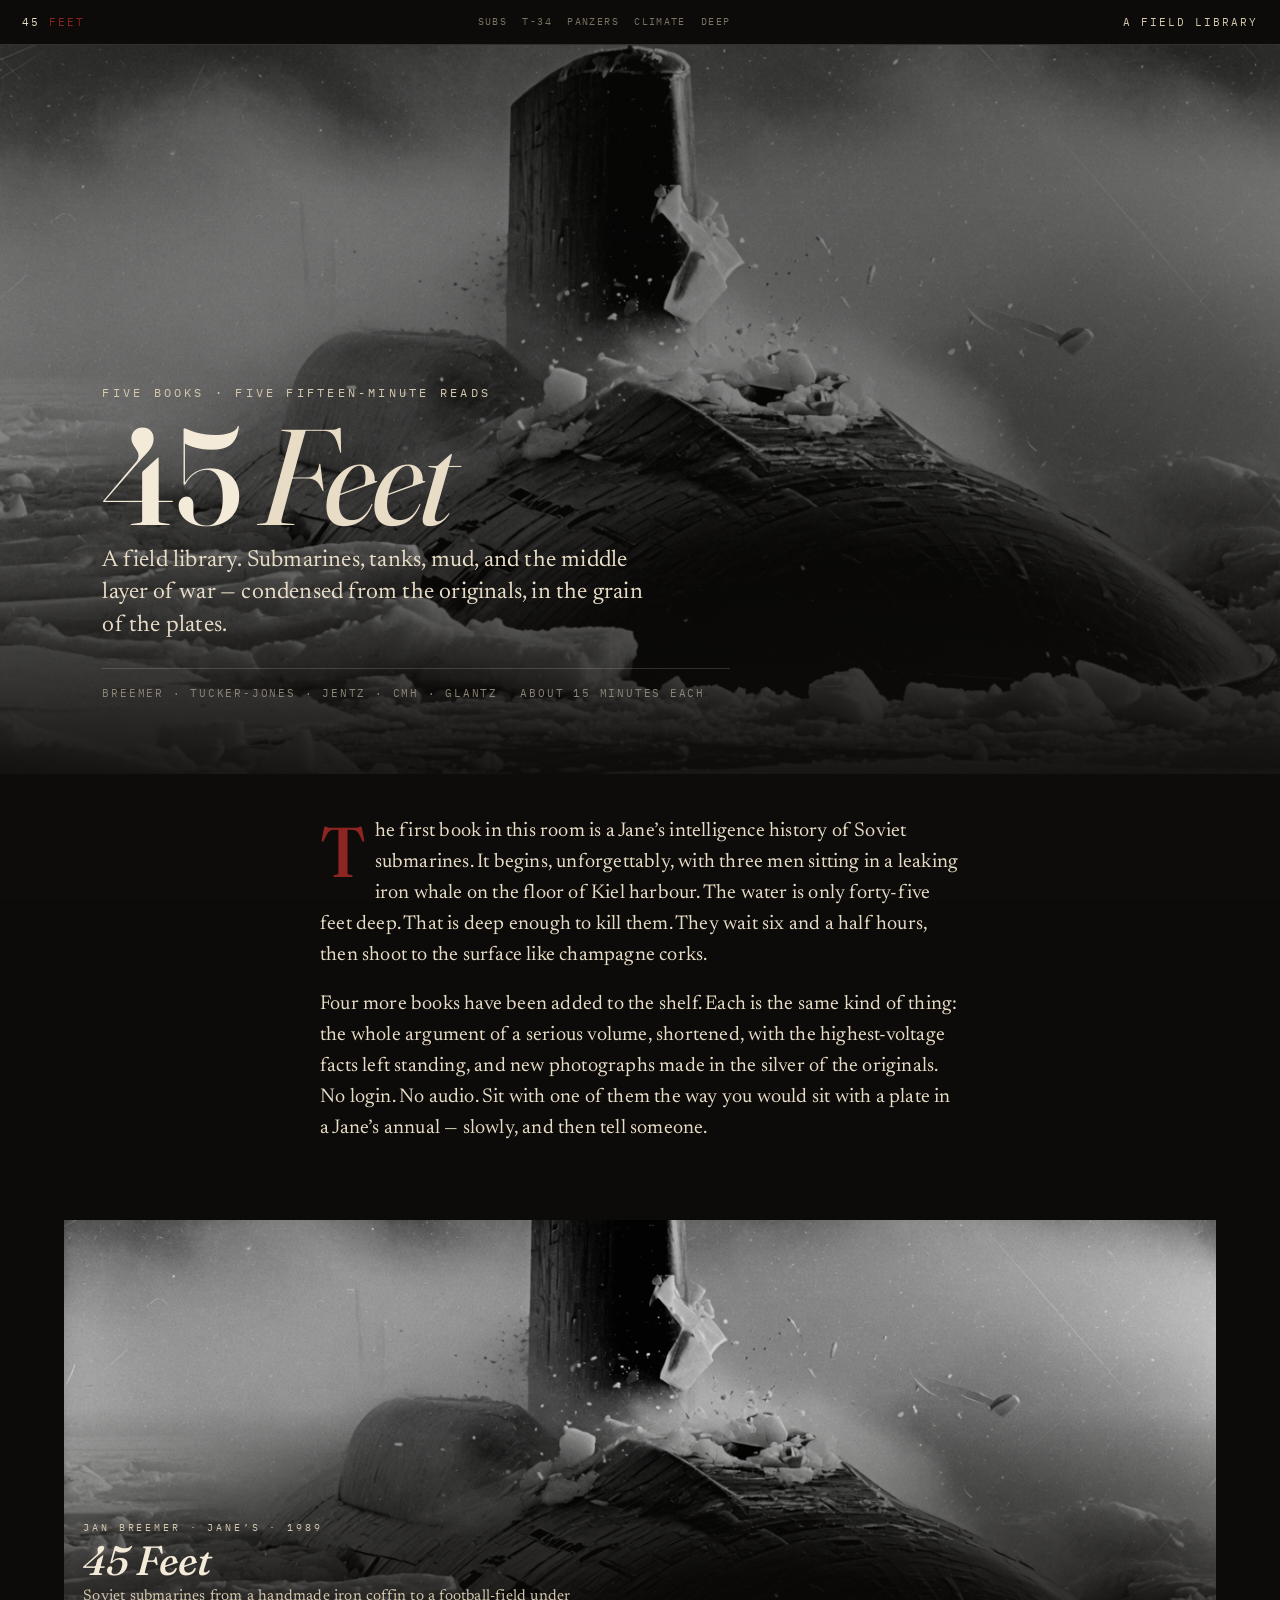
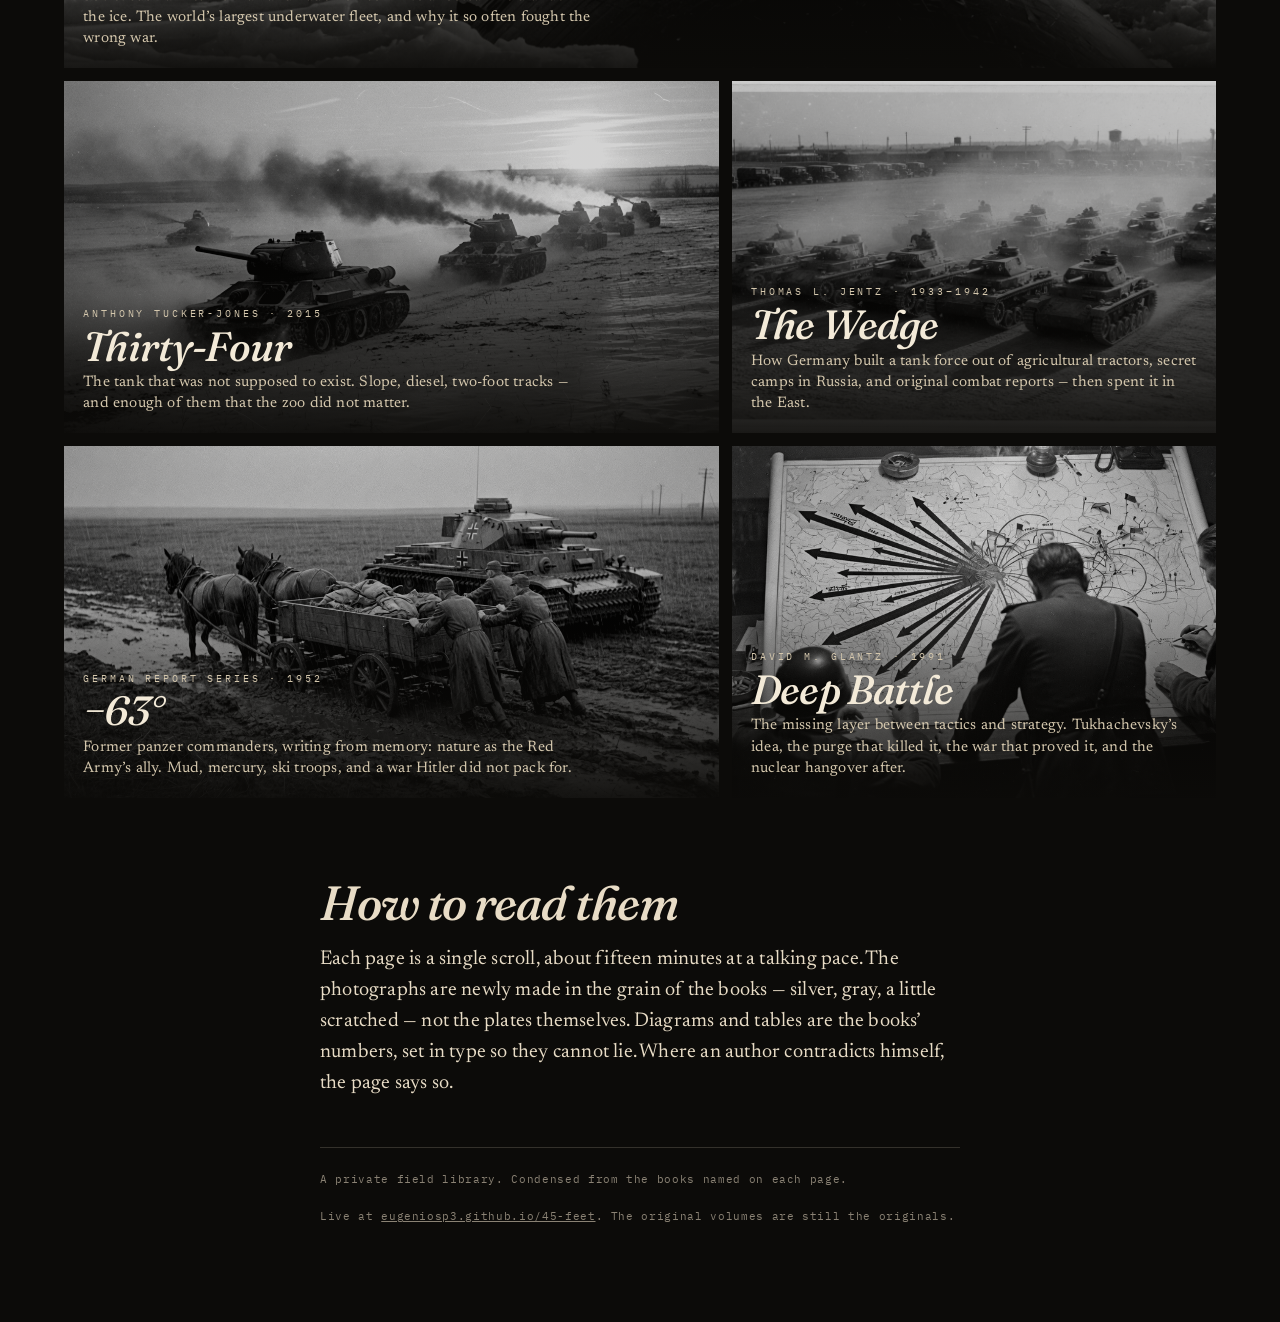
<file: site/index.html>
<!DOCTYPE html>
<html lang="en">
<head>
  <meta charset="utf-8" />
  <meta name="viewport" content="width=device-width, initial-scale=1" />
  <title>45 Feet — a field library</title>
  <meta name="description" content="Five condensed military books, each about a 15-minute read, in the grain of the original plates: Soviet submarines, the T-34, Panzertruppen, climate on the Eastern Front, and Deep Battle." />
  <link rel="preconnect" href="https://fonts.googleapis.com" />
  <link rel="preconnect" href="https://fonts.gstatic.com" crossorigin />
  <link href="https://fonts.googleapis.com/css2?family=Fraunces:ital,opsz,wght@0,9..144,500;1,9..144,400;1,9..144,500&family=IBM+Plex+Mono:wght@400;500&family=Newsreader:ital,opsz,wght@0,6..72,400;0,6..72,500;1,6..72,400&display=swap" rel="stylesheet" />
  <link rel="stylesheet" href="css/style.css?v=11" />
</head>
<body>
  <div class="grain" aria-hidden="true"></div>
  <div class="progress" aria-hidden="true"></div>

  <nav class="topnav">
    <a class="mark" href="./">45&nbsp;<span>Feet</span></a>
    <div class="lib-nav" aria-label="Library">
      <a href="submarines/">Subs</a>
      <a href="t-34/">T-34</a>
      <a href="panzertruppen/">Panzers</a>
      <a href="climate/">Climate</a>
      <a href="deep-battle/">Deep</a>
    </div>
    <span class="hide-sm">A field library</span>
  </nav>

  <header class="hero hub" id="top">
    <div class="hero-media">
      <img src="assets/images/hero-typhoon-ice.jpg" alt="A Typhoon-class submarine breaking Arctic pack ice" />
    </div>
    <div class="hero-copy">
      <p class="kicker">Five books · five fifteen-minute reads</p>
      <h1>45 <em>Feet</em></h1>
      <p class="lede">A field library. Submarines, tanks, mud, and the middle layer of war — condensed from the originals, in the grain of the plates.</p>
      <div class="meta-row">
        <span>Breemer · Tucker-Jones · Jentz · CMH · Glantz</span>
        <span>About 15 minutes each</span>
      </div>
    </div>
  </header>

  <section class="chapter" style="padding-top: 2.6rem;">
    <div class="prose">
      <p class="drop">The first book in this room is a Jane’s intelligence history of Soviet submarines. It begins, unforgettably, with three men sitting in a leaking iron whale on the floor of Kiel harbour. The water is only forty-five feet deep. That is deep enough to kill them. They wait six and a half hours, then shoot to the surface like champagne corks.</p>
      <p>Four more books have been added to the shelf. Each is the same kind of thing: the whole argument of a serious volume, shortened, with the highest-voltage facts left standing, and new photographs made in the silver of the originals. No login. No audio. Sit with one of them the way you would sit with a plate in a Jane’s annual — slowly, and then tell someone.</p>
    </div>
  </section>

  <div class="shelf">
    <a class="card wide" href="submarines/">
      <img src="assets/images/hero-typhoon-ice.jpg" alt="" />
      <div class="copy">
        <p class="kicker">Jan Breemer · Jane’s · 1989</p>
        <h3>45 Feet</h3>
        <p>Soviet submarines from a handmade iron coffin to a football-field under the ice. The world’s largest underwater fleet, and why it so often fought the wrong war.</p>
      </div>
    </a>
    <a class="card" href="t-34/">
      <img src="assets/t34/hero.jpg" alt="" />
      <div class="copy">
        <p class="kicker">Anthony Tucker-Jones · 2015</p>
        <h3>Thirty-Four</h3>
        <p>The tank that was not supposed to exist. Slope, diesel, two-foot tracks — and enough of them that the zoo did not matter.</p>
      </div>
    </a>
    <a class="card" href="panzertruppen/">
      <img src="assets/panzer/hero.jpg" alt="" />
      <div class="copy">
        <p class="kicker">Thomas L. Jentz · 1933–1942</p>
        <h3>The Wedge</h3>
        <p>How Germany built a tank force out of agricultural tractors, secret camps in Russia, and original combat reports — then spent it in the East.</p>
      </div>
    </a>
    <a class="card" href="climate/">
      <img src="assets/climate/hero.jpg" alt="" />
      <div class="copy">
        <p class="kicker">German Report Series · 1952</p>
        <h3>−63°</h3>
        <p>Former panzer commanders, writing from memory: nature as the Red Army’s ally. Mud, mercury, ski troops, and a war Hitler did not pack for.</p>
      </div>
    </a>
    <a class="card" href="deep-battle/">
      <img src="assets/deep/hero.jpg" alt="" />
      <div class="copy">
        <p class="kicker">David M. Glantz · 1991</p>
        <h3>Deep Battle</h3>
        <p>The missing layer between tactics and strategy. Tukhachevsky’s idea, the purge that killed it, the war that proved it, and the nuclear hangover after.</p>
      </div>
    </a>
  </div>

  <section class="chapter closer" style="padding-top:0;">
    <div class="prose">
      <h2>How to read them</h2>
      <p>Each page is a single scroll, about fifteen minutes at a talking pace. The photographs are newly made in the grain of the books — silver, gray, a little scratched — not the plates themselves. Diagrams and tables are the books’ numbers, set in type so they cannot lie. Where an author contradicts himself, the page says so.</p>
    </div>
    <div class="colophon">
      A private field library. Condensed from the books named on each page.
      <br /><br />
      Live at <a href="https://eugeniosp3.github.io/45-feet/">eugeniosp3.github.io/45-feet</a>.
      The original volumes are still the originals.
    </div>
  </section>

  <script src="js/app.js?v=11"></script>
</body>
</html>
</file>
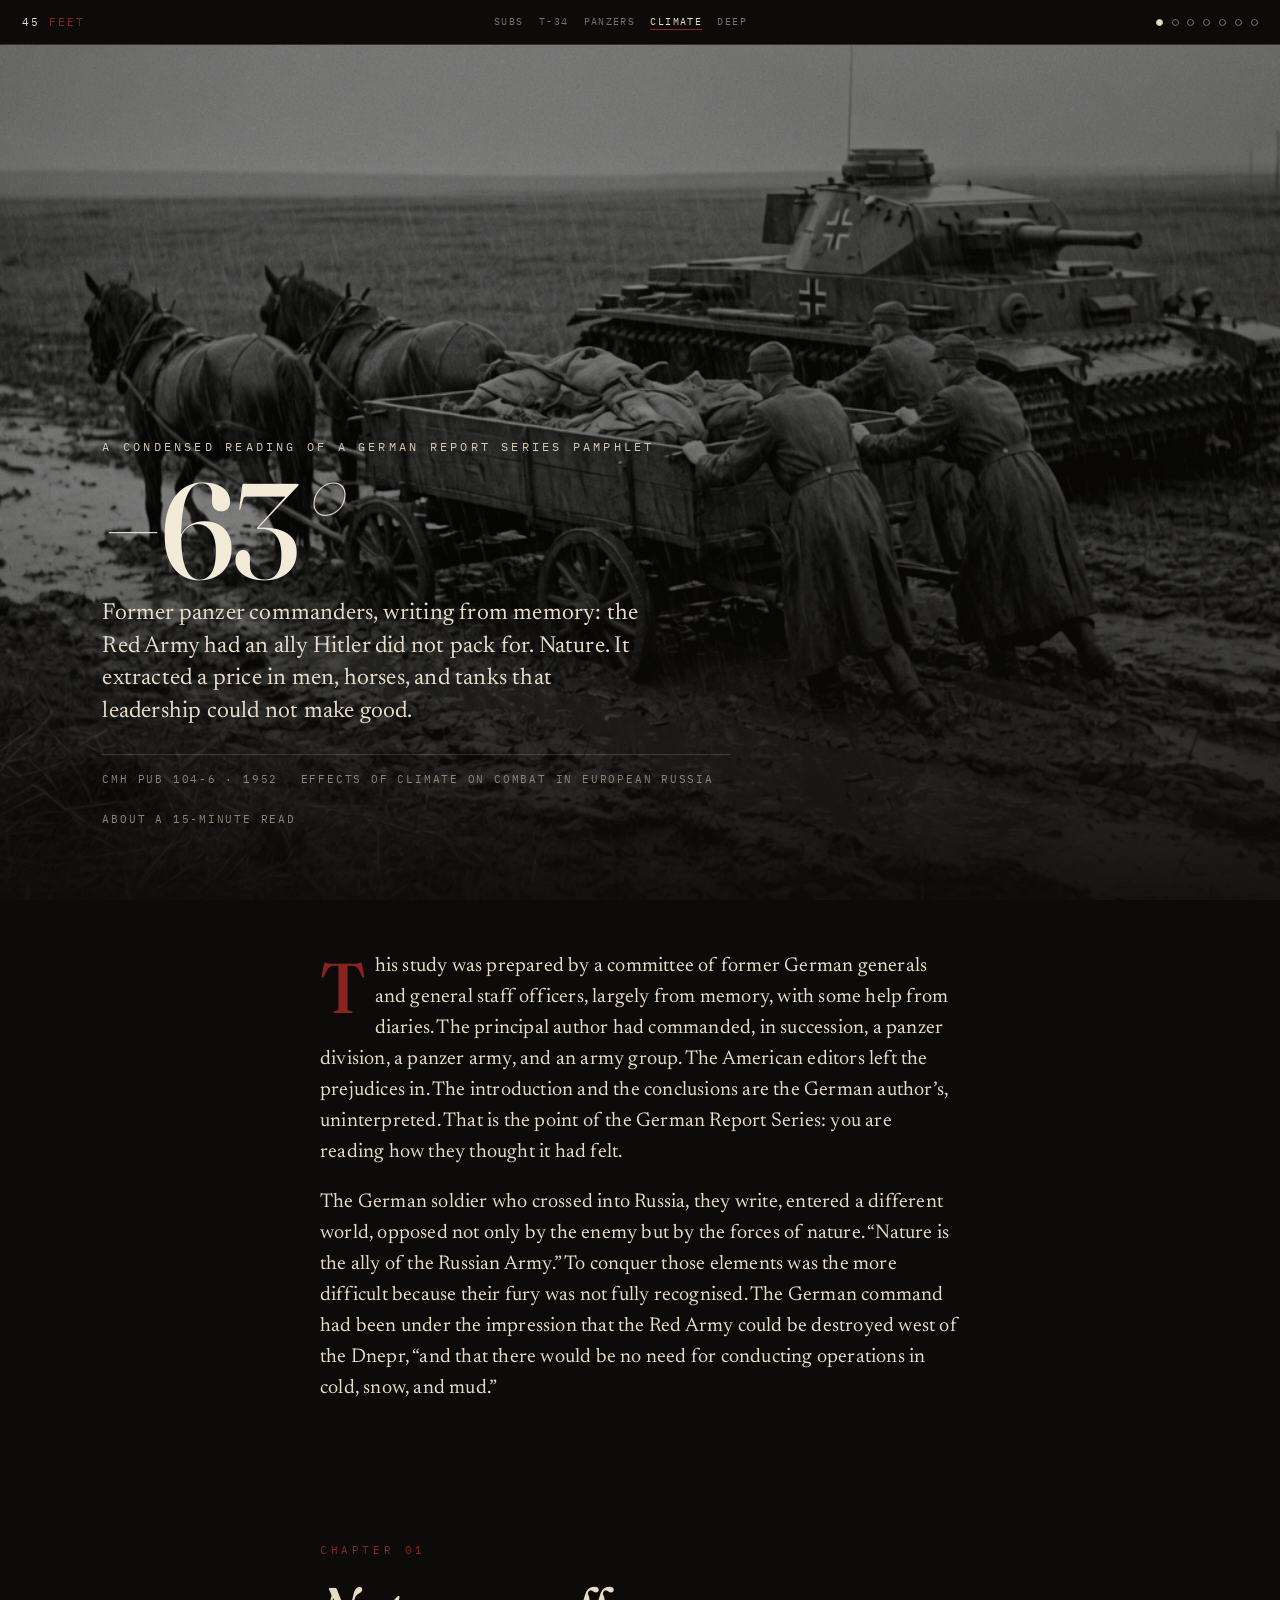
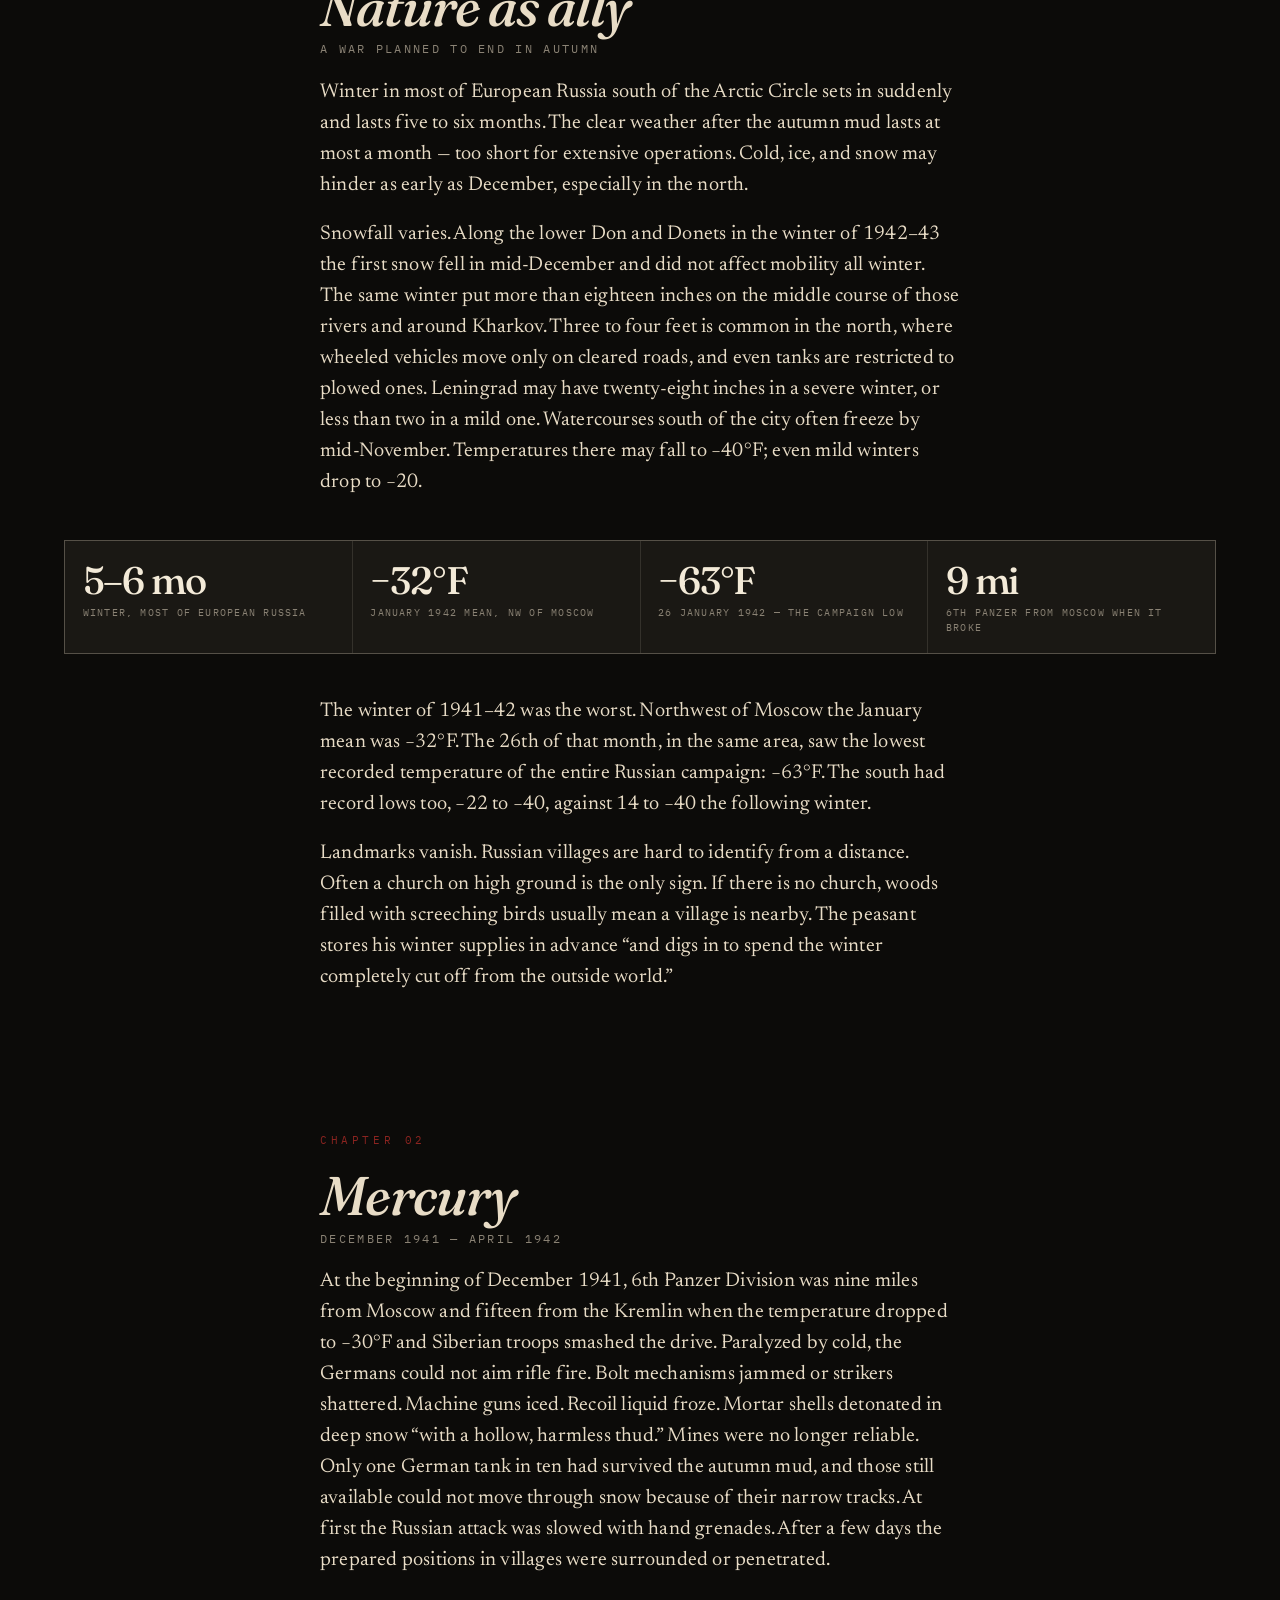
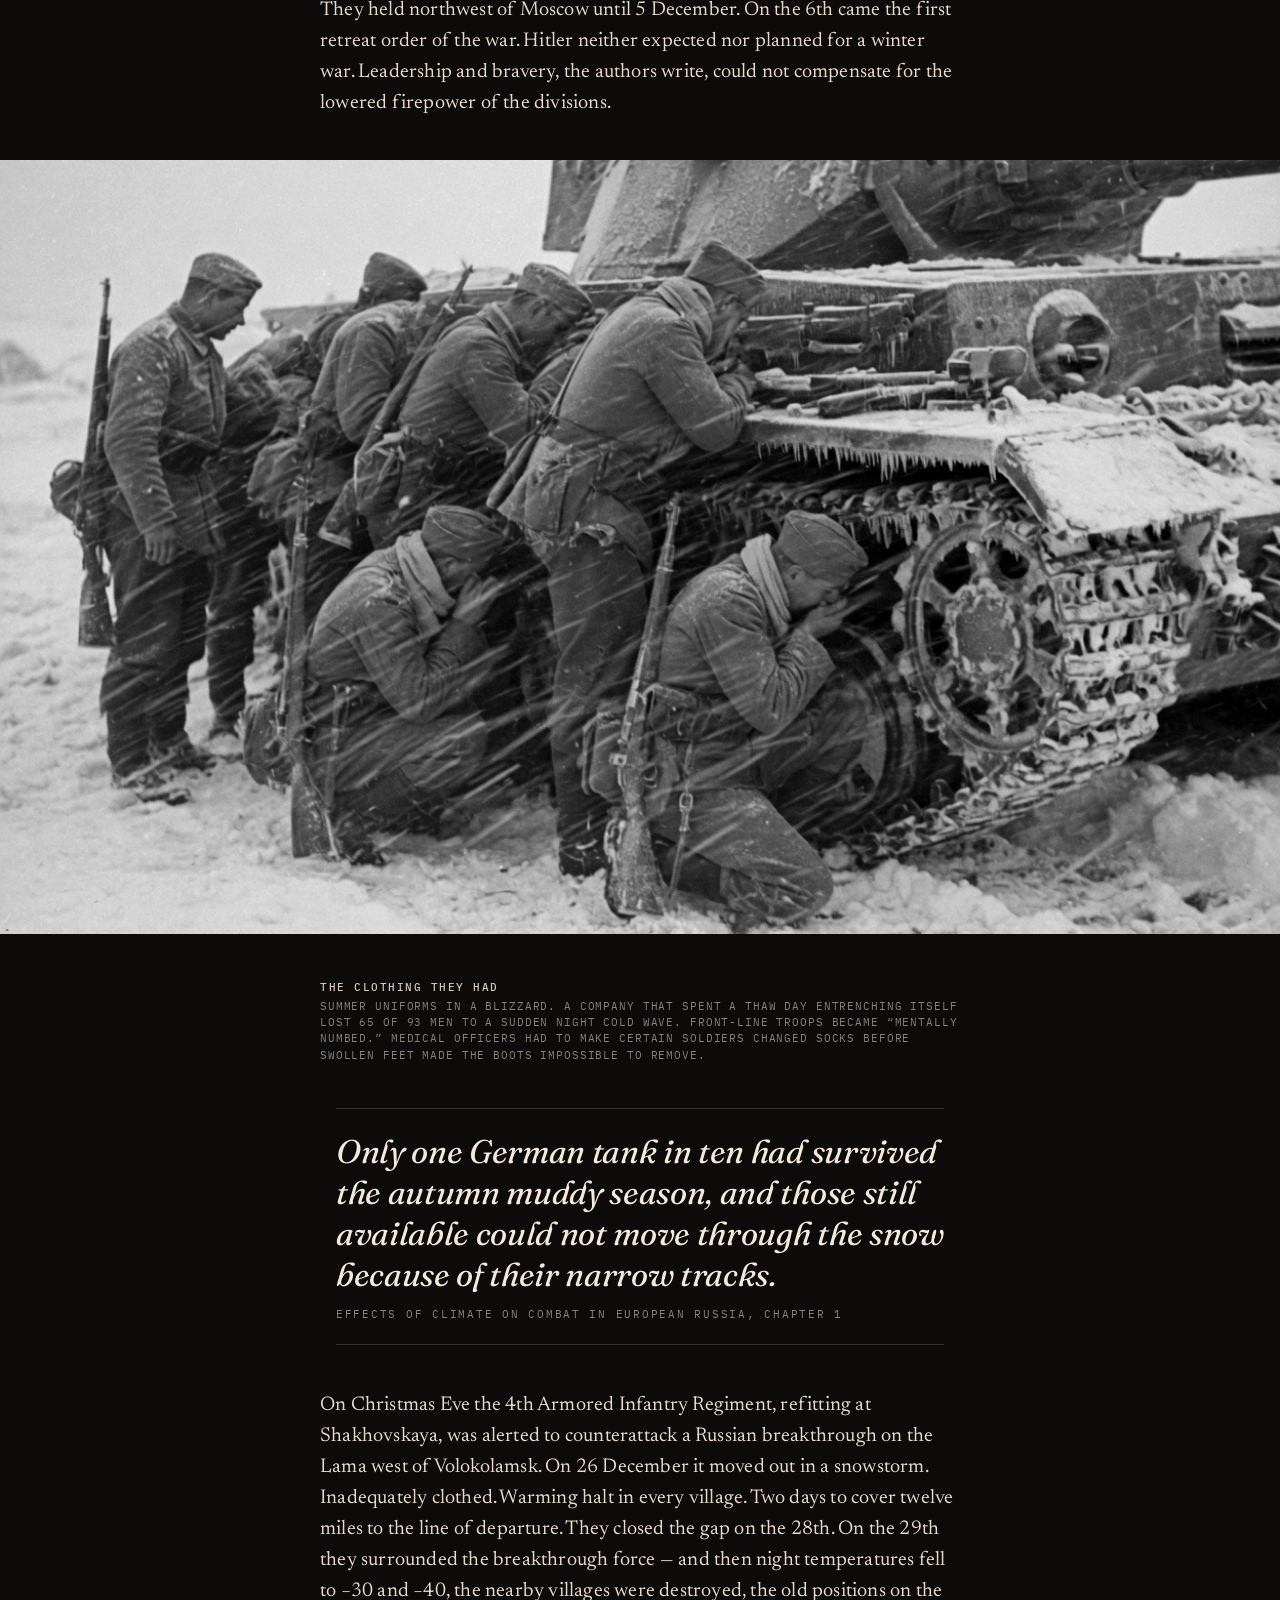
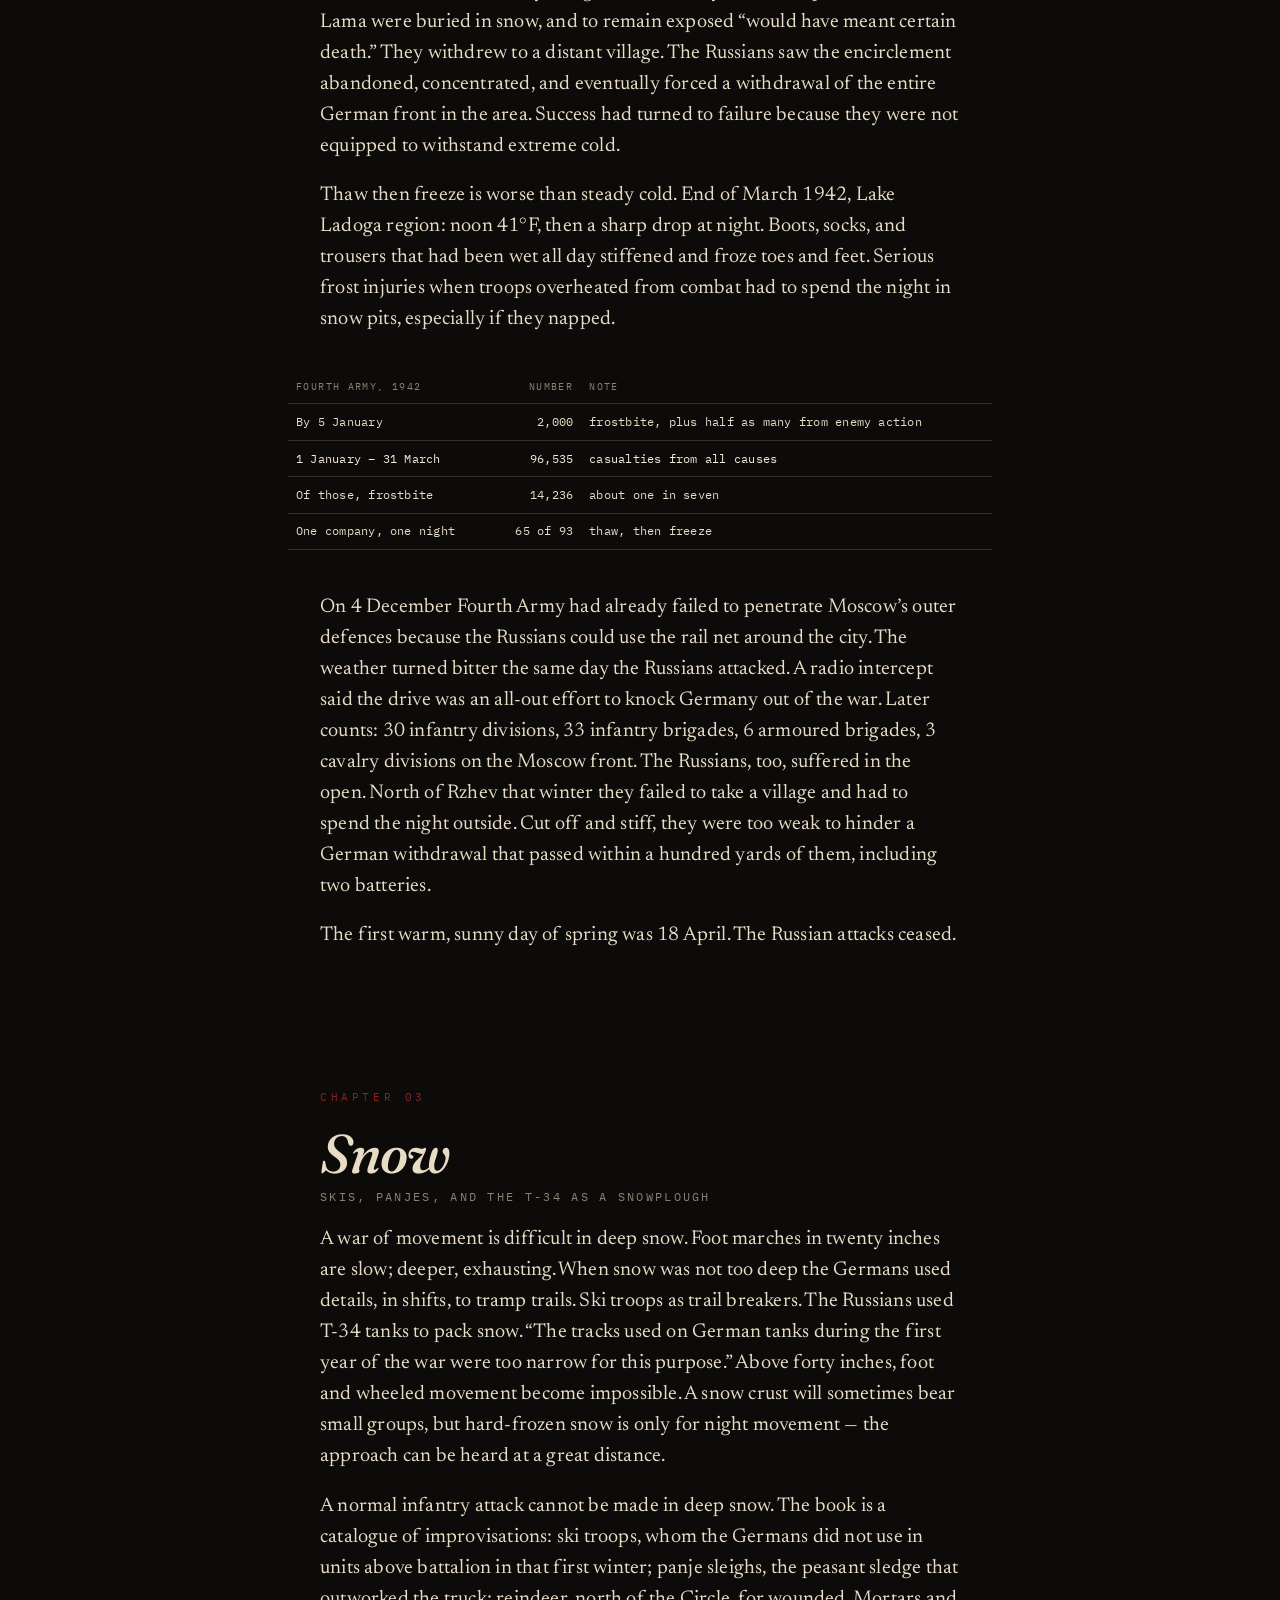
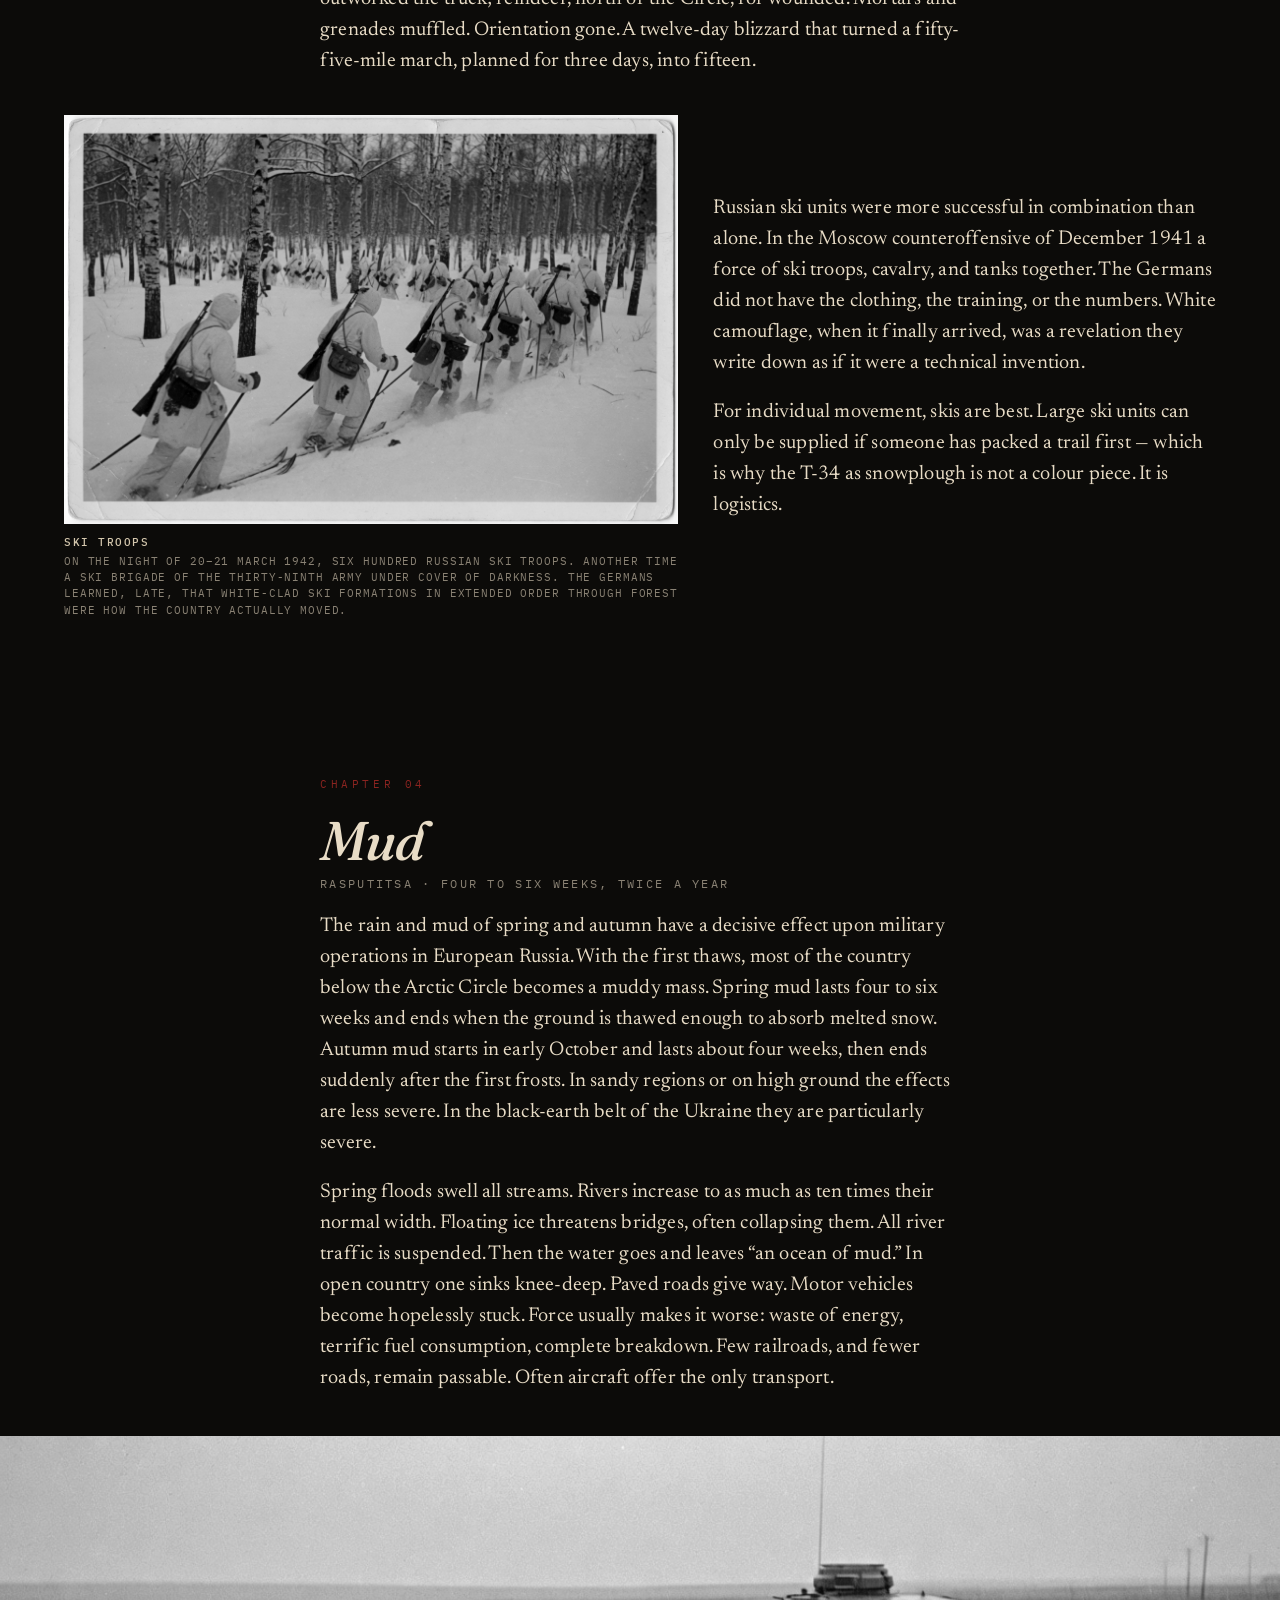
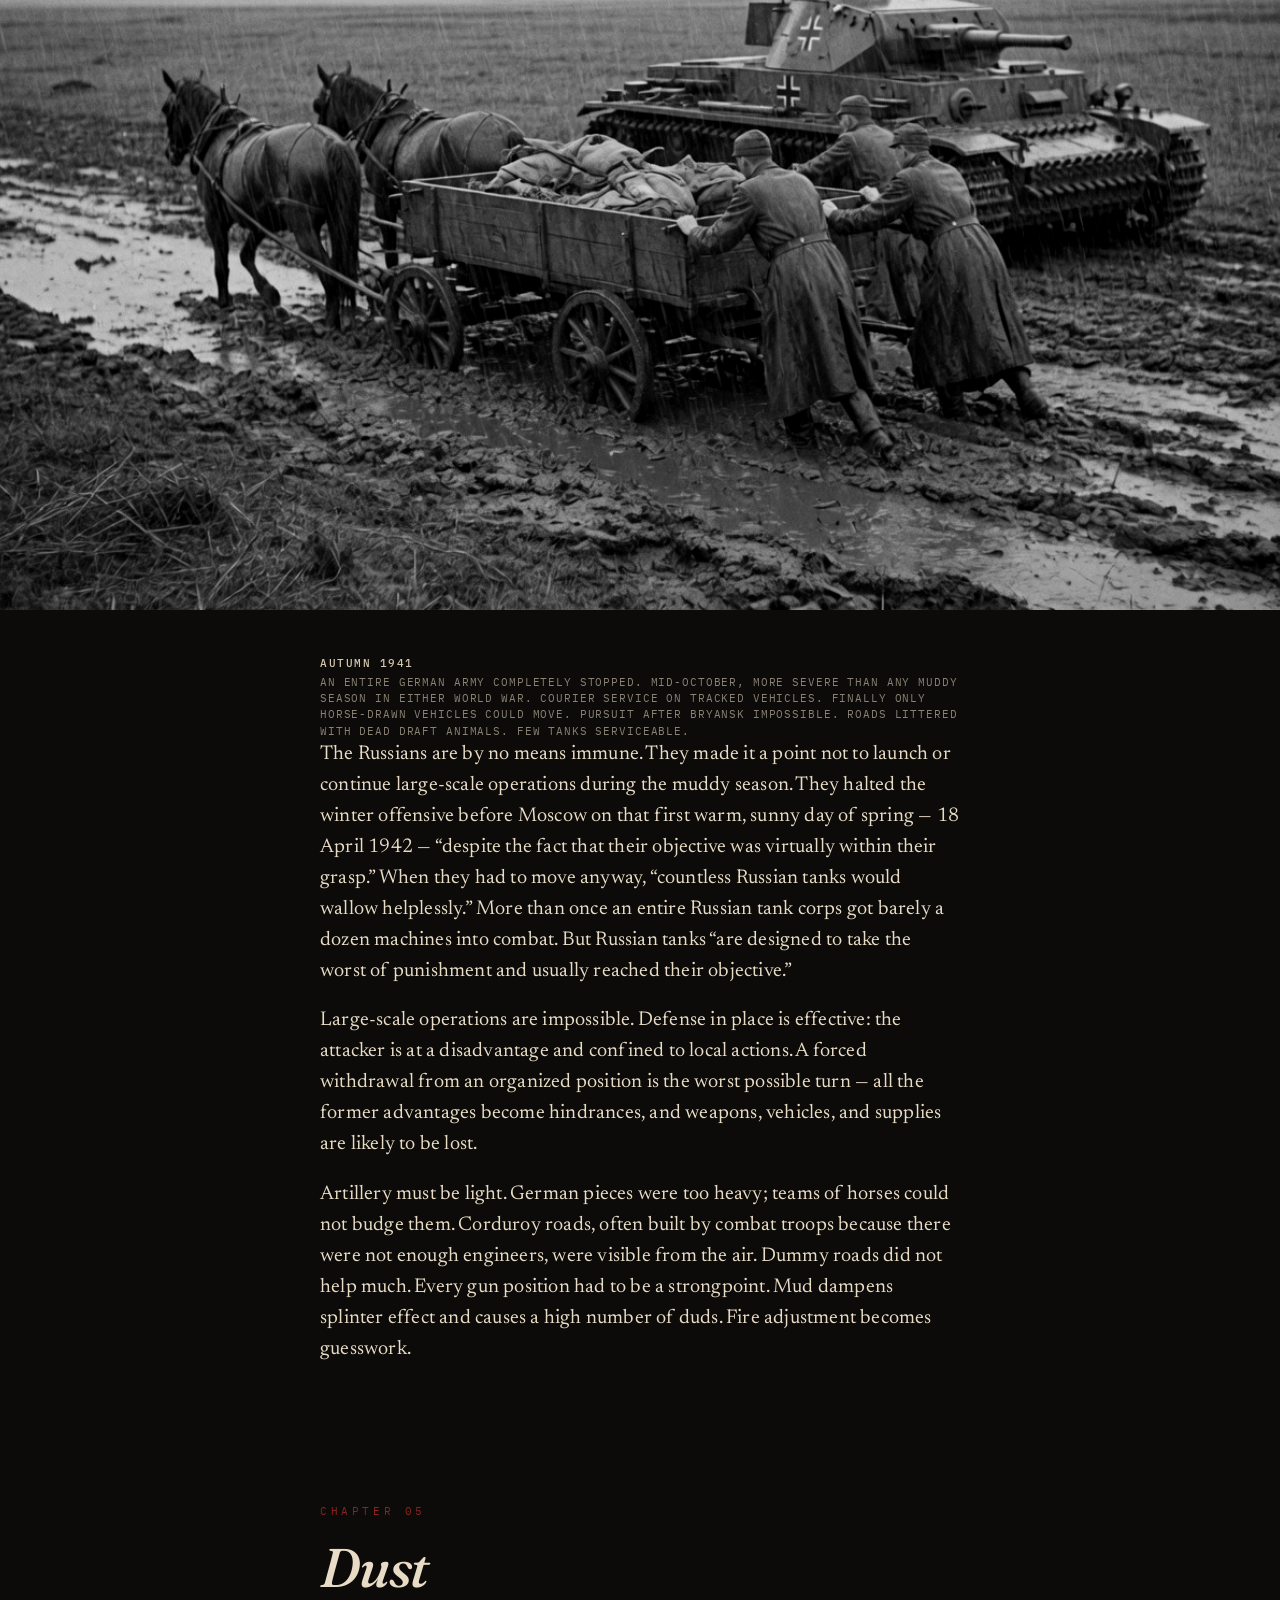
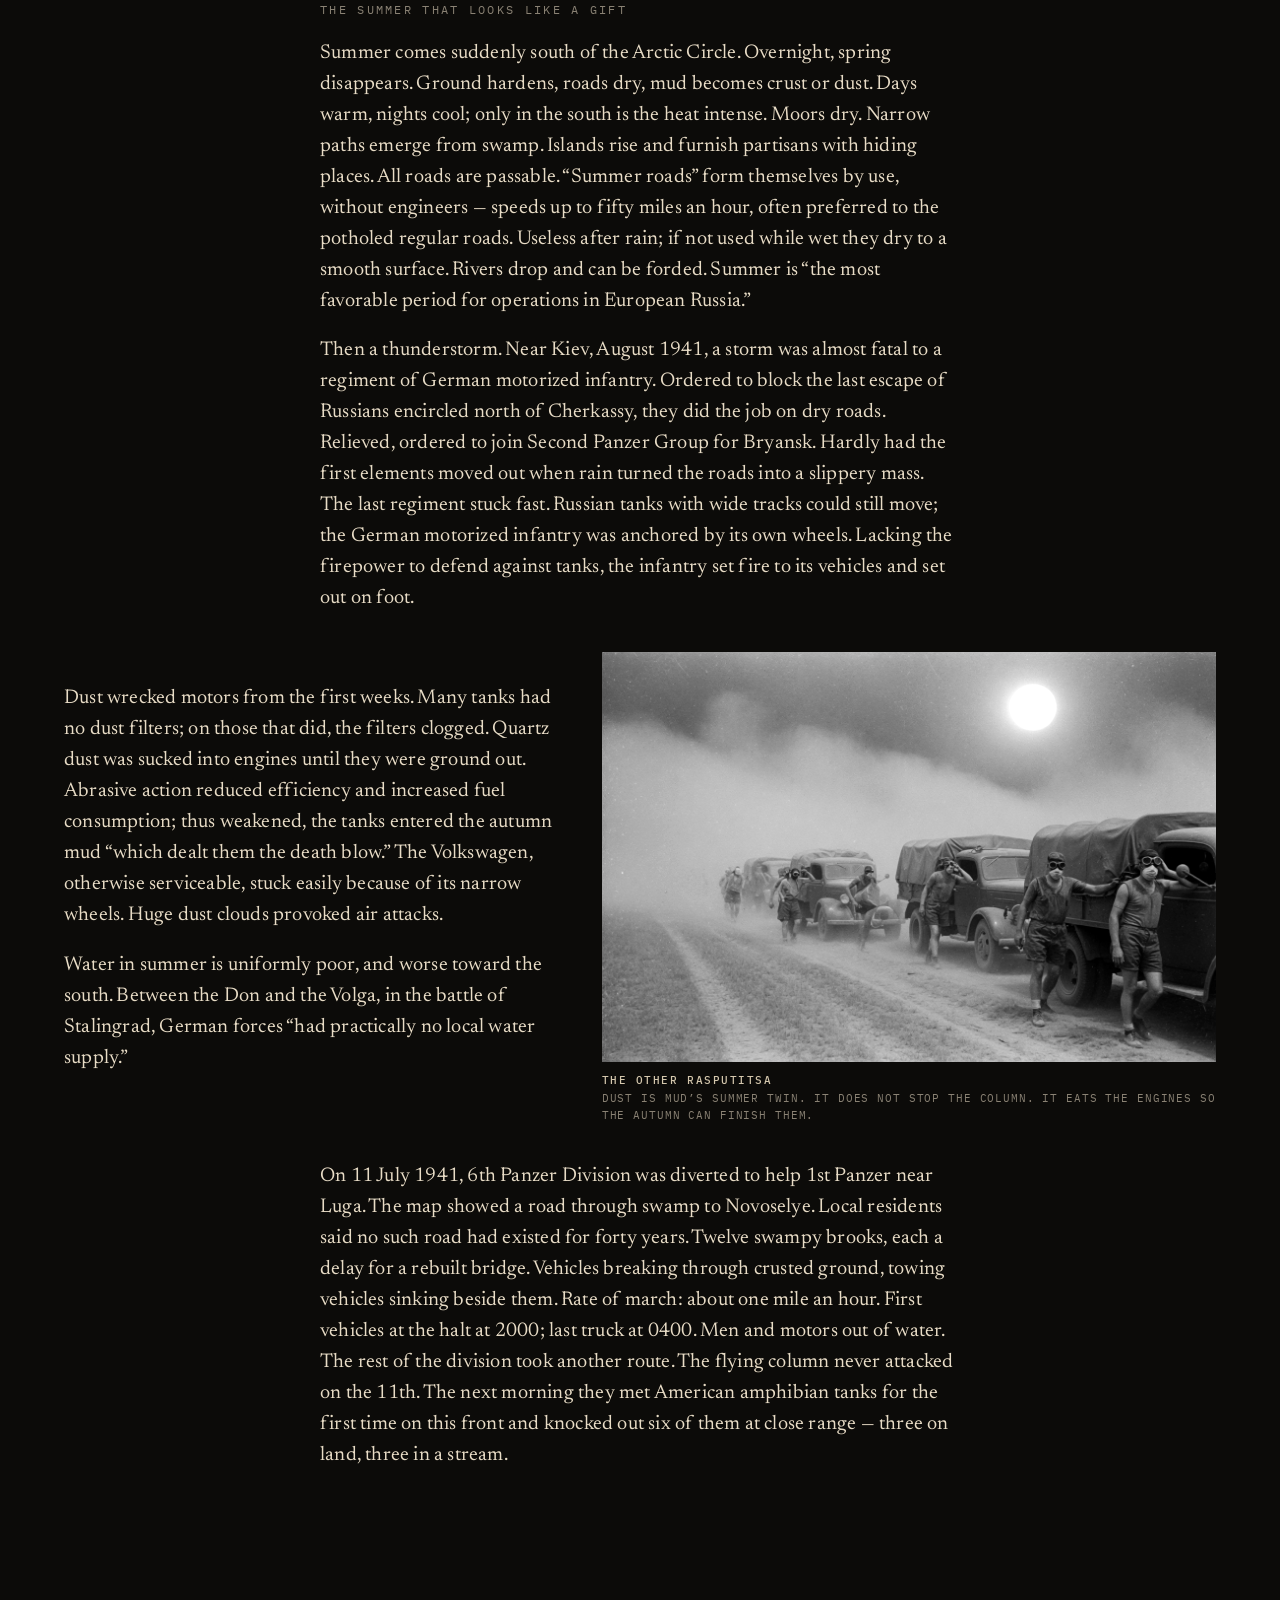
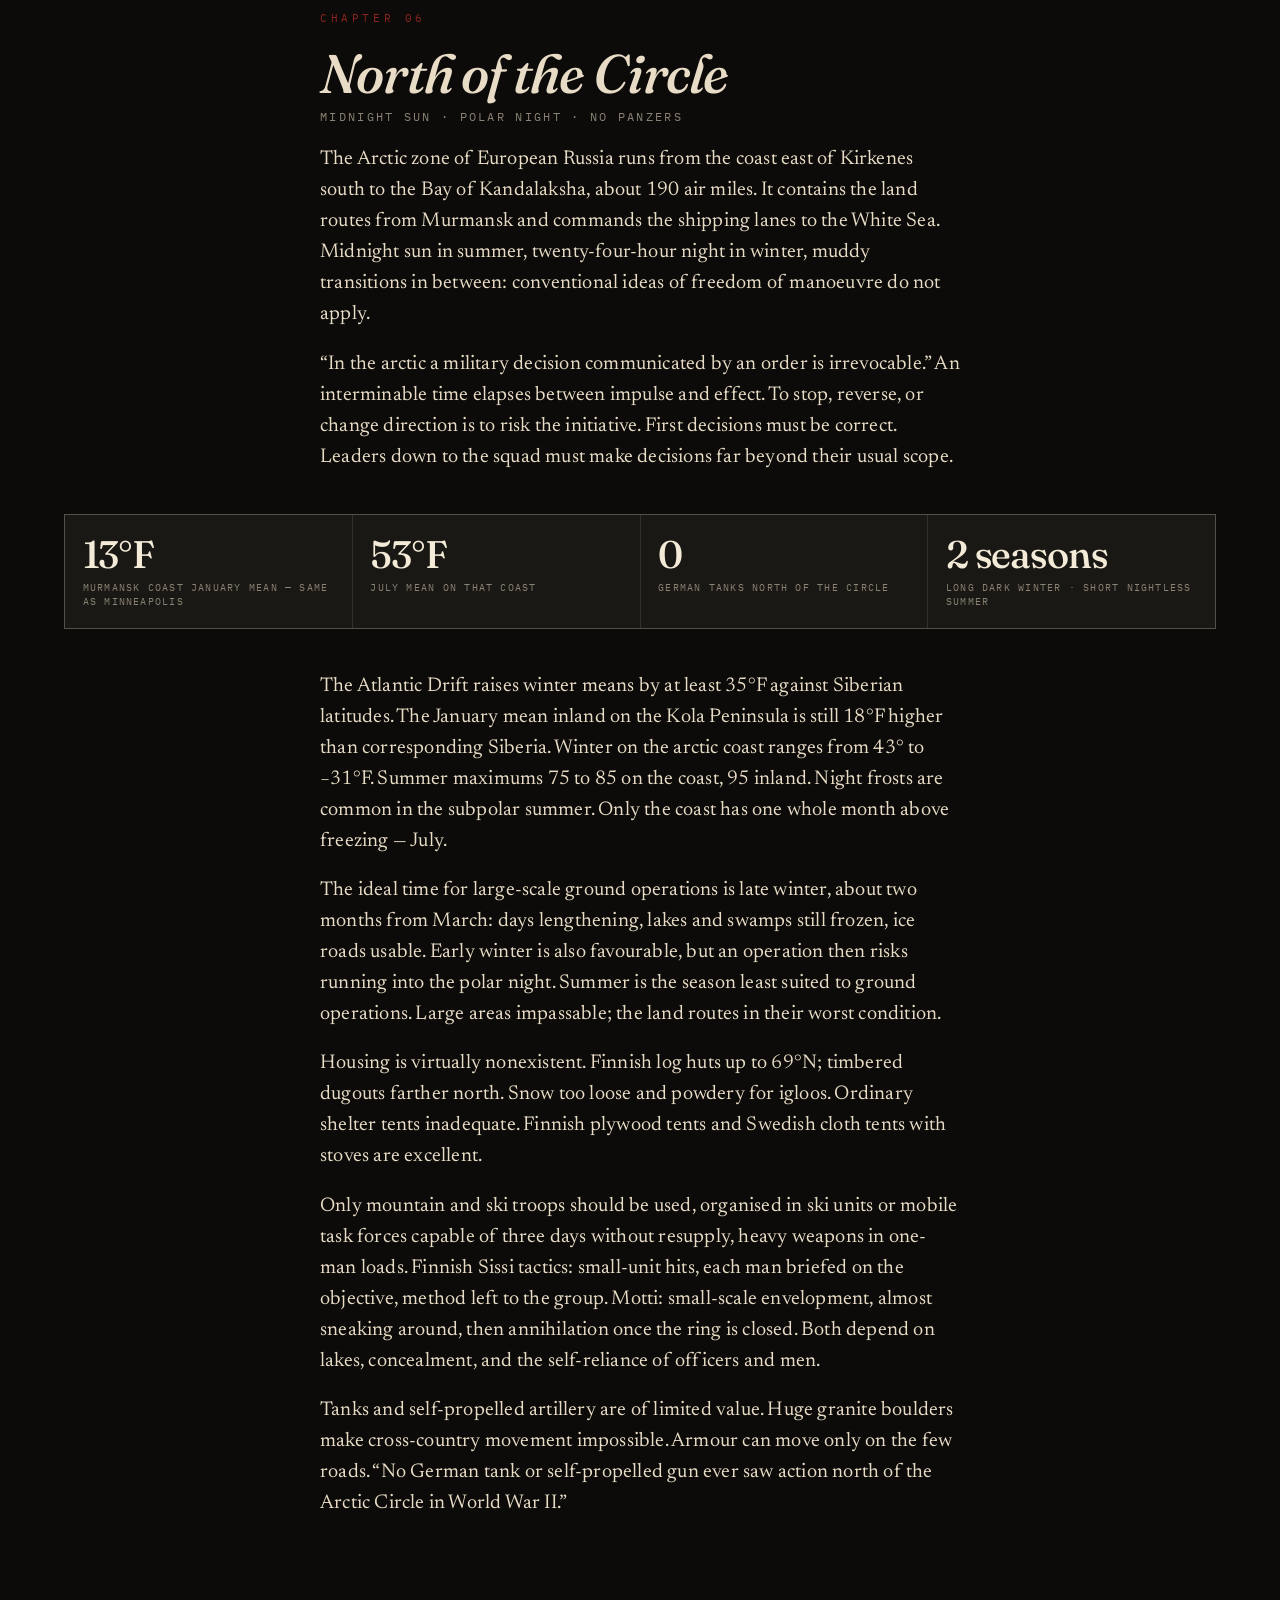
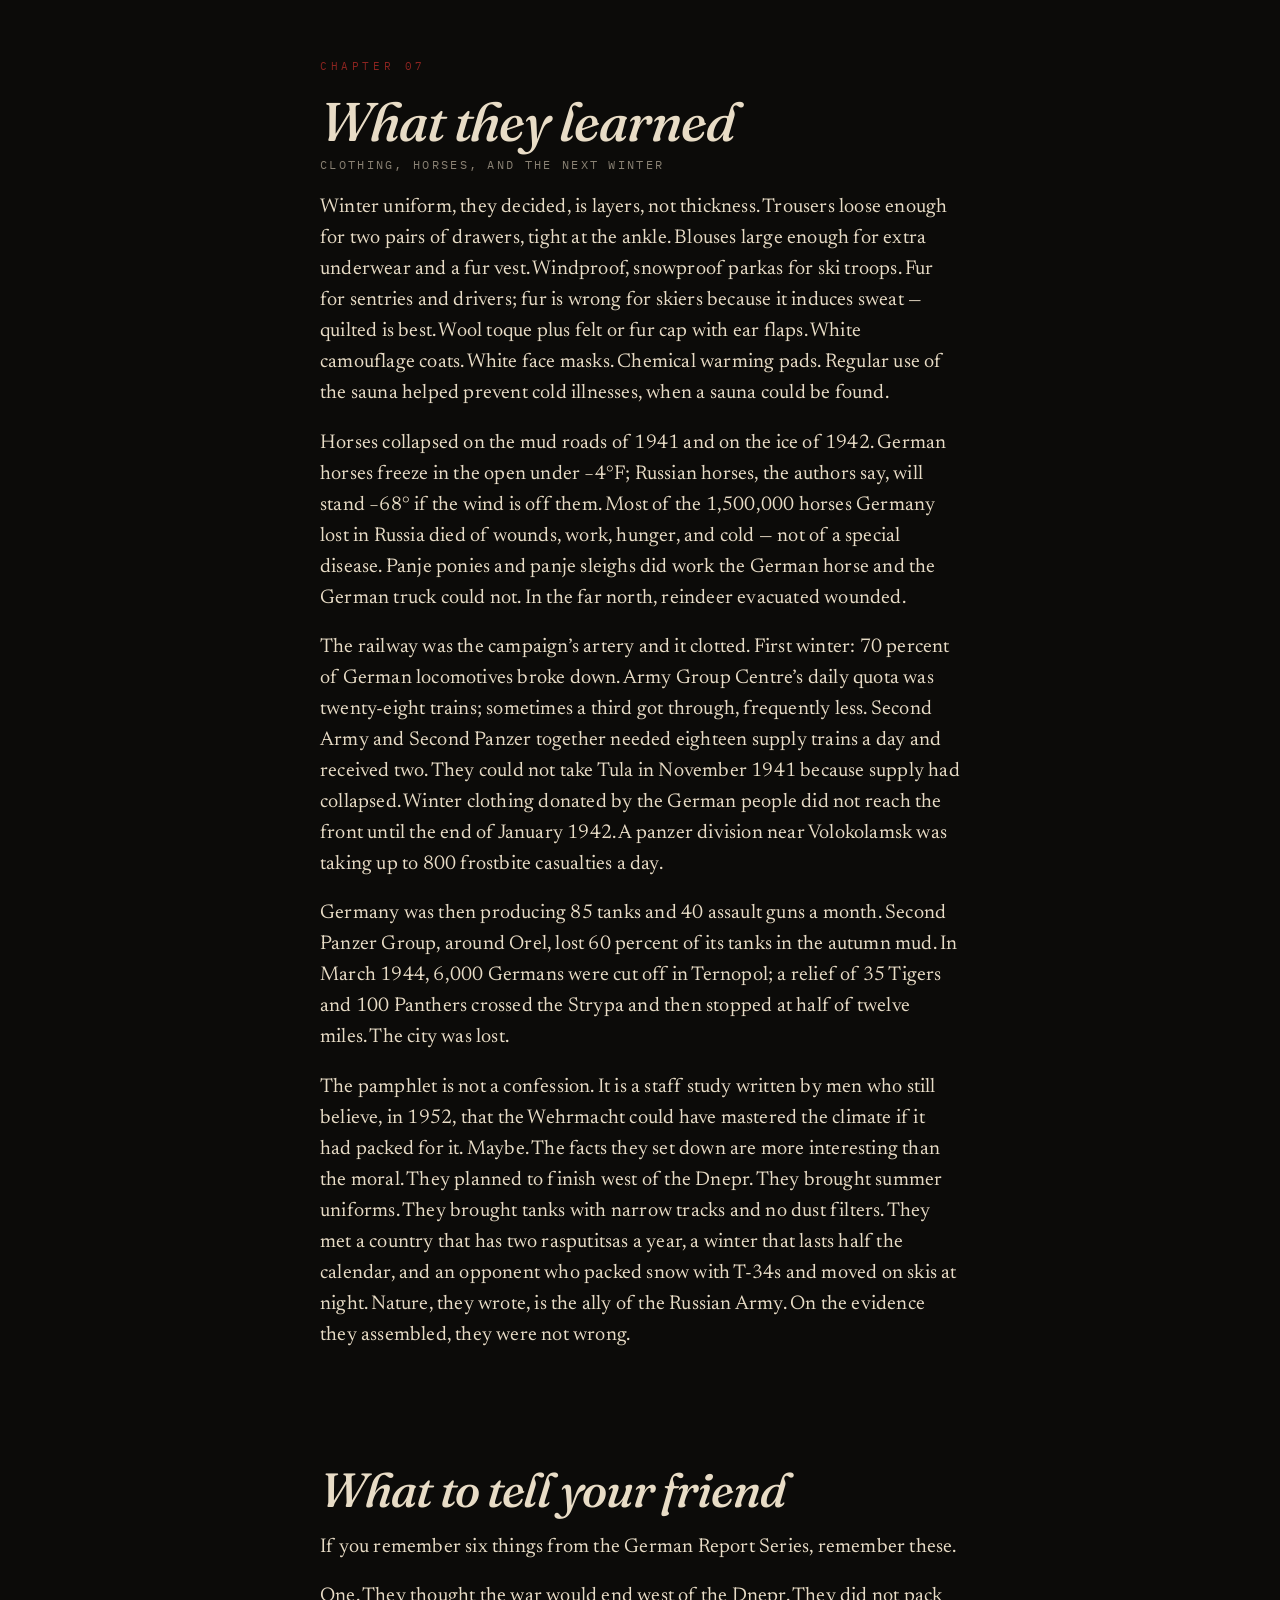
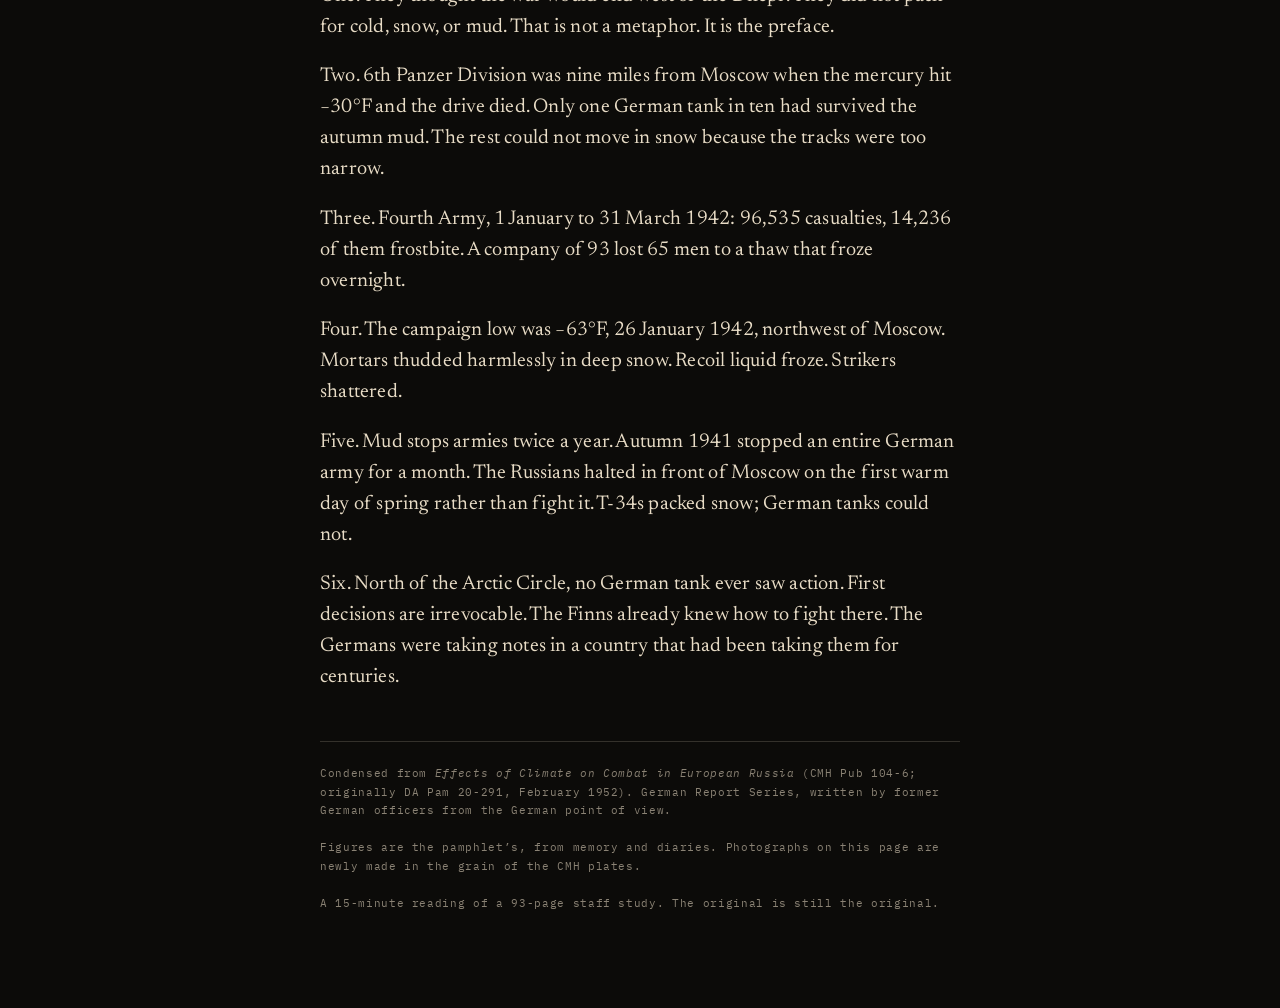
<file: site/climate/index.html>
<!DOCTYPE html>
<html lang="en">
<head>
  <meta charset="utf-8" />
  <meta name="viewport" content="width=device-width, initial-scale=1" />
  <title>−63° — climate on combat in European Russia</title>
  <meta name="description" content="A 15-minute reading of the 1952 German Report Series study Effects of Climate on Combat in European Russia. Mud, mercury, ski troops, and a war Hitler did not pack for." />
  <link rel="preconnect" href="https://fonts.googleapis.com" />
  <link rel="preconnect" href="https://fonts.gstatic.com" crossorigin />
  <link href="https://fonts.googleapis.com/css2?family=Fraunces:ital,opsz,wght@0,9..144,500;1,9..144,400;1,9..144,500&family=IBM+Plex+Mono:wght@400;500&family=Newsreader:ital,opsz,wght@0,6..72,400;0,6..72,500;1,6..72,400&display=swap" rel="stylesheet" />
  <link rel="stylesheet" href="../css/style.css?v=11" />
</head>
<body>
  <div class="grain" aria-hidden="true"></div>
  <div class="progress" aria-hidden="true"></div>

  <nav class="topnav">
    <a class="mark" href="../">45&nbsp;<span>Feet</span></a>
    <div class="lib-nav" aria-label="Library">
      <a href="../submarines/">Subs</a>
      <a href="../t-34/">T-34</a>
      <a href="../panzertruppen/">Panzers</a>
      <a href="./" class="on">Climate</a>
      <a href="../deep-battle/">Deep</a>
    </div>
    <div class="chap-dots" aria-label="Chapters">
      <a href="#c1" title="Nature as ally"></a>
      <a href="#c2" title="Mercury"></a>
      <a href="#c3" title="Snow"></a>
      <a href="#c4" title="Mud"></a>
      <a href="#c5" title="Dust"></a>
      <a href="#c6" title="North of the Circle"></a>
      <a href="#c7" title="What they learned"></a>
    </div>
  </nav>

  <header class="hero" id="top">
    <div class="hero-media">
      <img src="../assets/climate/hero.jpg" alt="German soldiers pushing a wagon axle-deep in Russian mud, a panzer behind them" />
    </div>
    <div class="hero-copy">
      <p class="kicker">A condensed reading of a German Report Series pamphlet</p>
      <h1>−63<em>°</em></h1>
      <p class="lede">Former panzer commanders, writing from memory: the Red Army had an ally Hitler did not pack for. Nature. It extracted a price in men, horses, and tanks that leadership could not make good.</p>
      <div class="meta-row">
        <span>CMH Pub 104-6 · 1952</span>
        <span class="hide-sm">Effects of Climate on Combat in European Russia</span>
        <span>About a 15-minute read</span>
      </div>
    </div>
  </header>

  <section class="chapter" style="padding-top: 3.2rem;">
    <div class="prose">
      <p class="drop">This study was prepared by a committee of former German generals and general staff officers, largely from memory, with some help from diaries. The principal author had commanded, in succession, a panzer division, a panzer army, and an army group. The American editors left the prejudices in. The introduction and the conclusions are the German author’s, uninterpreted. That is the point of the German Report Series: you are reading how they thought it had felt.</p>
      <p>The German soldier who crossed into Russia, they write, entered a different world, opposed not only by the enemy but by the forces of nature. “Nature is the ally of the Russian Army.” To conquer those elements was the more difficult because their fury was not fully recognised. The German command had been under the impression that the Red Army could be destroyed west of the Dnepr, “and that there would be no need for conducting operations in cold, snow, and mud.”</p>
    </div>
  </section>

  <section class="chapter" id="c1">
    <div class="prose">
      <p class="ch-num">Chapter 01</p>
      <h2>Nature as ally</h2>
      <p class="ch-year">A war planned to end in autumn</p>
      <p>Winter in most of European Russia south of the Arctic Circle sets in suddenly and lasts five to six months. The clear weather after the autumn mud lasts at most a month — too short for extensive operations. Cold, ice, and snow may hinder as early as December, especially in the north.</p>
      <p>Snowfall varies. Along the lower Don and Donets in the winter of 1942–43 the first snow fell in mid-December and did not affect mobility all winter. The same winter put more than eighteen inches on the middle course of those rivers and around Kharkov. Three to four feet is common in the north, where wheeled vehicles move only on cleared roads, and even tanks are restricted to plowed ones. Leningrad may have twenty-eight inches in a severe winter, or less than two in a mild one. Watercourses south of the city often freeze by mid-November. Temperatures there may fall to −40°F; even mild winters drop to −20.</p>
    </div>

    <div class="stats">
      <div class="stat"><b>5–6 mo</b><span>winter, most of European Russia</span></div>
      <div class="stat"><b>−32°F</b><span>January 1942 mean, NW of Moscow</span></div>
      <div class="stat"><b>−63°F</b><span>26 January 1942 — the campaign low</span></div>
      <div class="stat"><b>9 mi</b><span>6th Panzer from Moscow when it broke</span></div>
    </div>

    <div class="prose">
      <p>The winter of 1941–42 was the worst. Northwest of Moscow the January mean was −32°F. The 26th of that month, in the same area, saw the lowest recorded temperature of the entire Russian campaign: −63°F. The south had record lows too, −22 to −40, against 14 to −40 the following winter.</p>
      <p>Landmarks vanish. Russian villages are hard to identify from a distance. Often a church on high ground is the only sign. If there is no church, woods filled with screeching birds usually mean a village is nearby. The peasant stores his winter supplies in advance “and digs in to spend the winter completely cut off from the outside world.”</p>
    </div>
  </section>

  <section class="chapter" id="c2">
    <div class="prose">
      <p class="ch-num">Chapter 02</p>
      <h2>Mercury</h2>
      <p class="ch-year">December 1941 — April 1942</p>
      <p>At the beginning of December 1941, 6th Panzer Division was nine miles from Moscow and fifteen from the Kremlin when the temperature dropped to −30°F and Siberian troops smashed the drive. Paralyzed by cold, the Germans could not aim rifle fire. Bolt mechanisms jammed or strikers shattered. Machine guns iced. Recoil liquid froze. Mortar shells detonated in deep snow “with a hollow, harmless thud.” Mines were no longer reliable. Only one German tank in ten had survived the autumn mud, and those still available could not move through snow because of their narrow tracks. At first the Russian attack was slowed with hand grenades. After a few days the prepared positions in villages were surrounded or penetrated.</p>
      <p>They held northwest of Moscow until 5 December. On the 6th came the first retreat order of the war. Hitler neither expected nor planned for a winter war. Leadership and bravery, the authors write, could not compensate for the lowered firepower of the divisions.</p>
    </div>

    <figure class="bleed">
      <img src="../assets/climate/frost.jpg" alt="Soldiers in thin uniforms huddled against a frozen tank in a blizzard" />
    </figure>
    <p class="cap"><strong>The clothing they had</strong> Summer uniforms in a blizzard. A company that spent a thaw day entrenching itself lost 65 of 93 men to a sudden night cold wave. Front-line troops became “mentally numbed.” Medical officers had to make certain soldiers changed socks before swollen feet made the boots impossible to remove.</p>

    <blockquote class="pull">
      Only one German tank in ten had survived the autumn muddy season, and those still available could not move through the snow because of their narrow tracks.
      <cite>Effects of Climate on Combat in European Russia, Chapter 1</cite>
    </blockquote>

    <div class="prose">
      <p>On Christmas Eve the 4th Armored Infantry Regiment, refitting at Shakhovskaya, was alerted to counterattack a Russian breakthrough on the Lama west of Volokolamsk. On 26 December it moved out in a snowstorm. Inadequately clothed. Warming halt in every village. Two days to cover twelve miles to the line of departure. They closed the gap on the 28th. On the 29th they surrounded the breakthrough force — and then night temperatures fell to −30 and −40, the nearby villages were destroyed, the old positions on the Lama were buried in snow, and to remain exposed “would have meant certain death.” They withdrew to a distant village. The Russians saw the encirclement abandoned, concentrated, and eventually forced a withdrawal of the entire German front in the area. Success had turned to failure because they were not equipped to withstand extreme cold.</p>
      <p>Thaw then freeze is worse than steady cold. End of March 1942, Lake Ladoga region: noon 41°F, then a sharp drop at night. Boots, socks, and trousers that had been wet all day stiffened and froze toes and feet. Serious frost injuries when troops overheated from combat had to spend the night in snow pits, especially if they napped.</p>
    </div>

    <div class="table-wrap">
      <table class="data">
        <thead>
          <tr><th>Fourth Army, 1942</th><th class="r">Number</th><th>Note</th></tr>
        </thead>
        <tbody>
          <tr><td>By 5 January</td><td class="r">2,000</td><td>frostbite, plus half as many from enemy action</td></tr>
          <tr class="hi"><td>1 January – 31 March</td><td class="r">96,535</td><td>casualties from all causes</td></tr>
          <tr><td>Of those, frostbite</td><td class="r">14,236</td><td>about one in seven</td></tr>
          <tr><td>One company, one night</td><td class="r">65 of 93</td><td>thaw, then freeze</td></tr>
        </tbody>
      </table>
    </div>

    <div class="prose">
      <p>On 4 December Fourth Army had already failed to penetrate Moscow’s outer defences because the Russians could use the rail net around the city. The weather turned bitter the same day the Russians attacked. A radio intercept said the drive was an all-out effort to knock Germany out of the war. Later counts: 30 infantry divisions, 33 infantry brigades, 6 armoured brigades, 3 cavalry divisions on the Moscow front. The Russians, too, suffered in the open. North of Rzhev that winter they failed to take a village and had to spend the night outside. Cut off and stiff, they were too weak to hinder a German withdrawal that passed within a hundred yards of them, including two batteries.</p>
      <p>The first warm, sunny day of spring was 18 April. The Russian attacks ceased.</p>
    </div>
  </section>

  <section class="chapter" id="c3">
    <div class="prose">
      <p class="ch-num">Chapter 03</p>
      <h2>Snow</h2>
      <p class="ch-year">Skis, panjes, and the T-34 as a snowplough</p>
      <p>A war of movement is difficult in deep snow. Foot marches in twenty inches are slow; deeper, exhausting. When snow was not too deep the Germans used details, in shifts, to tramp trails. Ski troops as trail breakers. The Russians used T-34 tanks to pack snow. “The tracks used on German tanks during the first year of the war were too narrow for this purpose.” Above forty inches, foot and wheeled movement become impossible. A snow crust will sometimes bear small groups, but hard-frozen snow is only for night movement — the approach can be heard at a great distance.</p>
      <p>A normal infantry attack cannot be made in deep snow. The book is a catalogue of improvisations: ski troops, whom the Germans did not use in units above battalion in that first winter; panje sleighs, the peasant sledge that outworked the truck; reindeer, north of the Circle, for wounded. Mortars and grenades muffled. Orientation gone. A twelve-day blizzard that turned a fifty-five-mile march, planned for three days, into fifteen.</p>
    </div>

    <div class="split">
      <figure>
        <img src="../assets/climate/ski.jpg" alt="Red Army ski troops in white camouflage moving through a birch forest" />
        <figcaption class="cap"><strong>Ski troops</strong> On the night of 20–21 March 1942, six hundred Russian ski troops. Another time a ski brigade of the Thirty-ninth Army under cover of darkness. The Germans learned, late, that white-clad ski formations in extended order through forest were how the country actually moved.</figcaption>
      </figure>
      <div class="prose" style="width:auto;margin:0;">
        <p>Russian ski units were more successful in combination than alone. In the Moscow counteroffensive of December 1941 a force of ski troops, cavalry, and tanks together. The Germans did not have the clothing, the training, or the numbers. White camouflage, when it finally arrived, was a revelation they write down as if it were a technical invention.</p>
        <p>For individual movement, skis are best. Large ski units can only be supplied if someone has packed a trail first — which is why the T-34 as snowplough is not a colour piece. It is logistics.</p>
      </div>
    </div>
  </section>

  <section class="chapter" id="c4">
    <div class="prose">
      <p class="ch-num">Chapter 04</p>
      <h2>Mud</h2>
      <p class="ch-year">Rasputitsa · four to six weeks, twice a year</p>
      <p>The rain and mud of spring and autumn have a decisive effect upon military operations in European Russia. With the first thaws, most of the country below the Arctic Circle becomes a muddy mass. Spring mud lasts four to six weeks and ends when the ground is thawed enough to absorb melted snow. Autumn mud starts in early October and lasts about four weeks, then ends suddenly after the first frosts. In sandy regions or on high ground the effects are less severe. In the black-earth belt of the Ukraine they are particularly severe.</p>
      <p>Spring floods swell all streams. Rivers increase to as much as ten times their normal width. Floating ice threatens bridges, often collapsing them. All river traffic is suspended. Then the water goes and leaves “an ocean of mud.” In open country one sinks knee-deep. Paved roads give way. Motor vehicles become hopelessly stuck. Force usually makes it worse: waste of energy, terrific fuel consumption, complete breakdown. Few railroads, and fewer roads, remain passable. Often aircraft offer the only transport.</p>
    </div>

    <figure class="bleed">
      <img src="../assets/climate/hero.jpg" alt="Horses and soldiers straining a wagon through axle-deep black mud, a panzer behind" />
    </figure>
    <p class="cap"><strong>Autumn 1941</strong> An entire German army completely stopped. Mid-October, more severe than any muddy season in either world war. Courier service on tracked vehicles. Finally only horse-drawn vehicles could move. Pursuit after Bryansk impossible. Roads littered with dead draft animals. Few tanks serviceable.</p>

    <div class="prose">
      <p>The Russians are by no means immune. They made it a point not to launch or continue large-scale operations during the muddy season. They halted the winter offensive before Moscow on that first warm, sunny day of spring — 18 April 1942 — “despite the fact that their objective was virtually within their grasp.” When they had to move anyway, “countless Russian tanks would wallow helplessly.” More than once an entire Russian tank corps got barely a dozen machines into combat. But Russian tanks “are designed to take the worst of punishment and usually reached their objective.”</p>
      <p>Large-scale operations are impossible. Defense in place is effective: the attacker is at a disadvantage and confined to local actions. A forced withdrawal from an organized position is the worst possible turn — all the former advantages become hindrances, and weapons, vehicles, and supplies are likely to be lost.</p>
      <p>Artillery must be light. German pieces were too heavy; teams of horses could not budge them. Corduroy roads, often built by combat troops because there were not enough engineers, were visible from the air. Dummy roads did not help much. Every gun position had to be a strongpoint. Mud dampens splinter effect and causes a high number of duds. Fire adjustment becomes guesswork.</p>
    </div>
  </section>

  <section class="chapter" id="c5">
    <div class="prose">
      <p class="ch-num">Chapter 05</p>
      <h2>Dust</h2>
      <p class="ch-year">The summer that looks like a gift</p>
      <p>Summer comes suddenly south of the Arctic Circle. Overnight, spring disappears. Ground hardens, roads dry, mud becomes crust or dust. Days warm, nights cool; only in the south is the heat intense. Moors dry. Narrow paths emerge from swamp. Islands rise and furnish partisans with hiding places. All roads are passable. “Summer roads” form themselves by use, without engineers — speeds up to fifty miles an hour, often preferred to the potholed regular roads. Useless after rain; if not used while wet they dry to a smooth surface. Rivers drop and can be forded. Summer is “the most favorable period for operations in European Russia.”</p>
      <p>Then a thunderstorm. Near Kiev, August 1941, a storm was almost fatal to a regiment of German motorized infantry. Ordered to block the last escape of Russians encircled north of Cherkassy, they did the job on dry roads. Relieved, ordered to join Second Panzer Group for Bryansk. Hardly had the first elements moved out when rain turned the roads into a slippery mass. The last regiment stuck fast. Russian tanks with wide tracks could still move; the German motorized infantry was anchored by its own wheels. Lacking the firepower to defend against tanks, the infantry set fire to its vehicles and set out on foot.</p>
    </div>

    <div class="split flip">
      <div class="prose" style="width:auto;margin:0;">
        <p>Dust wrecked motors from the first weeks. Many tanks had no dust filters; on those that did, the filters clogged. Quartz dust was sucked into engines until they were ground out. Abrasive action reduced efficiency and increased fuel consumption; thus weakened, the tanks entered the autumn mud “which dealt them the death blow.” The Volkswagen, otherwise serviceable, stuck easily because of its narrow wheels. Huge dust clouds provoked air attacks.</p>
        <p>Water in summer is uniformly poor, and worse toward the south. Between the Don and the Volga, in the battle of Stalingrad, German forces “had practically no local water supply.”</p>
      </div>
      <figure>
        <img src="../assets/climate/dust.jpg" alt="A German supply column grinding through a dust storm on the summer steppe" />
        <figcaption class="cap"><strong>The other rasputitsa</strong> Dust is mud’s summer twin. It does not stop the column. It eats the engines so the autumn can finish them.</figcaption>
      </figure>
    </div>

    <div class="prose">
      <p>On 11 July 1941, 6th Panzer Division was diverted to help 1st Panzer near Luga. The map showed a road through swamp to Novoselye. Local residents said no such road had existed for forty years. Twelve swampy brooks, each a delay for a rebuilt bridge. Vehicles breaking through crusted ground, towing vehicles sinking beside them. Rate of march: about one mile an hour. First vehicles at the halt at 2000; last truck at 0400. Men and motors out of water. The rest of the division took another route. The flying column never attacked on the 11th. The next morning they met American amphibian tanks for the first time on this front and knocked out six of them at close range — three on land, three in a stream.</p>
    </div>
  </section>

  <section class="chapter" id="c6">
    <div class="prose">
      <p class="ch-num">Chapter 06</p>
      <h2>North of the Circle</h2>
      <p class="ch-year">Midnight sun · polar night · no panzers</p>
      <p>The Arctic zone of European Russia runs from the coast east of Kirkenes south to the Bay of Kandalaksha, about 190 air miles. It contains the land routes from Murmansk and commands the shipping lanes to the White Sea. Midnight sun in summer, twenty-four-hour night in winter, muddy transitions in between: conventional ideas of freedom of manoeuvre do not apply.</p>
      <p>“In the arctic a military decision communicated by an order is irrevocable.” An interminable time elapses between impulse and effect. To stop, reverse, or change direction is to risk the initiative. First decisions must be correct. Leaders down to the squad must make decisions far beyond their usual scope.</p>
    </div>

    <div class="stats">
      <div class="stat"><b>13°F</b><span>Murmansk coast January mean — same as Minneapolis</span></div>
      <div class="stat"><b>53°F</b><span>July mean on that coast</span></div>
      <div class="stat"><b>0</b><span>German tanks north of the Circle</span></div>
      <div class="stat"><b>2 seasons</b><span>long dark winter · short nightless summer</span></div>
    </div>

    <div class="prose">
      <p>The Atlantic Drift raises winter means by at least 35°F against Siberian latitudes. The January mean inland on the Kola Peninsula is still 18°F higher than corresponding Siberia. Winter on the arctic coast ranges from 43° to −31°F. Summer maximums 75 to 85 on the coast, 95 inland. Night frosts are common in the subpolar summer. Only the coast has one whole month above freezing — July.</p>
      <p>The ideal time for large-scale ground operations is late winter, about two months from March: days lengthening, lakes and swamps still frozen, ice roads usable. Early winter is also favourable, but an operation then risks running into the polar night. Summer is the season least suited to ground operations. Large areas impassable; the land routes in their worst condition.</p>
      <p>Housing is virtually nonexistent. Finnish log huts up to 69°N; timbered dugouts farther north. Snow too loose and powdery for igloos. Ordinary shelter tents inadequate. Finnish plywood tents and Swedish cloth tents with stoves are excellent.</p>
      <p>Only mountain and ski troops should be used, organised in ski units or mobile task forces capable of three days without resupply, heavy weapons in one-man loads. Finnish Sissi tactics: small-unit hits, each man briefed on the objective, method left to the group. Motti: small-scale envelopment, almost sneaking around, then annihilation once the ring is closed. Both depend on lakes, concealment, and the self-reliance of officers and men.</p>
      <p>Tanks and self-propelled artillery are of limited value. Huge granite boulders make cross-country movement impossible. Armour can move only on the few roads. “No German tank or self-propelled gun ever saw action north of the Arctic Circle in World War II.”</p>
    </div>
  </section>

  <section class="chapter" id="c7">
    <div class="prose">
      <p class="ch-num">Chapter 07</p>
      <h2>What they learned</h2>
      <p class="ch-year">Clothing, horses, and the next winter</p>
      <p>Winter uniform, they decided, is layers, not thickness. Trousers loose enough for two pairs of drawers, tight at the ankle. Blouses large enough for extra underwear and a fur vest. Windproof, snowproof parkas for ski troops. Fur for sentries and drivers; fur is wrong for skiers because it induces sweat — quilted is best. Wool toque plus felt or fur cap with ear flaps. White camouflage coats. White face masks. Chemical warming pads. Regular use of the sauna helped prevent cold illnesses, when a sauna could be found.</p>
      <p>Horses collapsed on the mud roads of 1941 and on the ice of 1942. German horses freeze in the open under −4°F; Russian horses, the authors say, will stand −68° if the wind is off them. Most of the 1,500,000 horses Germany lost in Russia died of wounds, work, hunger, and cold — not of a special disease. Panje ponies and panje sleighs did work the German horse and the German truck could not. In the far north, reindeer evacuated wounded.</p>
      <p>The railway was the campaign’s artery and it clotted. First winter: 70 percent of German locomotives broke down. Army Group Centre’s daily quota was twenty-eight trains; sometimes a third got through, frequently less. Second Army and Second Panzer together needed eighteen supply trains a day and received two. They could not take Tula in November 1941 because supply had collapsed. Winter clothing donated by the German people did not reach the front until the end of January 1942. A panzer division near Volokolamsk was taking up to 800 frostbite casualties a day.</p>
      <p>Germany was then producing 85 tanks and 40 assault guns a month. Second Panzer Group, around Orel, lost 60 percent of its tanks in the autumn mud. In March 1944, 6,000 Germans were cut off in Ternopol; a relief of 35 Tigers and 100 Panthers crossed the Strypa and then stopped at half of twelve miles. The city was lost.</p>
      <p>The pamphlet is not a confession. It is a staff study written by men who still believe, in 1952, that the Wehrmacht could have mastered the climate if it had packed for it. Maybe. The facts they set down are more interesting than the moral. They planned to finish west of the Dnepr. They brought summer uniforms. They brought tanks with narrow tracks and no dust filters. They met a country that has two rasputitsas a year, a winter that lasts half the calendar, and an opponent who packed snow with T-34s and moved on skis at night. Nature, they wrote, is the ally of the Russian Army. On the evidence they assembled, they were not wrong.</p>
    </div>
  </section>

  <section class="chapter closer">
    <div class="prose">
      <h2>What to tell your friend</h2>
      <p>If you remember six things from the German Report Series, remember these.</p>
      <p>One. They thought the war would end west of the Dnepr. They did not pack for cold, snow, or mud. That is not a metaphor. It is the preface.</p>
      <p>Two. 6th Panzer Division was nine miles from Moscow when the mercury hit −30°F and the drive died. Only one German tank in ten had survived the autumn mud. The rest could not move in snow because the tracks were too narrow.</p>
      <p>Three. Fourth Army, 1 January to 31 March 1942: 96,535 casualties, 14,236 of them frostbite. A company of 93 lost 65 men to a thaw that froze overnight.</p>
      <p>Four. The campaign low was −63°F, 26 January 1942, northwest of Moscow. Mortars thudded harmlessly in deep snow. Recoil liquid froze. Strikers shattered.</p>
      <p>Five. Mud stops armies twice a year. Autumn 1941 stopped an entire German army for a month. The Russians halted in front of Moscow on the first warm day of spring rather than fight it. T-34s packed snow; German tanks could not.</p>
      <p>Six. North of the Arctic Circle, no German tank ever saw action. First decisions are irrevocable. The Finns already knew how to fight there. The Germans were taking notes in a country that had been taking them for centuries.</p>
    </div>
    <div class="colophon">
      Condensed from <em>Effects of Climate on Combat in European Russia</em>
      (CMH Pub 104-6; originally DA Pam 20-291, February 1952).
      German Report Series, written by former German officers from the German point of view.
      <br /><br />
      Figures are the pamphlet’s, from memory and diaries. Photographs on this page are newly made in the grain of the CMH plates.
      <br /><br />
      A 15-minute reading of a 93-page staff study. The original is still the original.
    </div>
  </section>

  <script src="../js/app.js?v=11"></script>
</body>
</html>
</file>
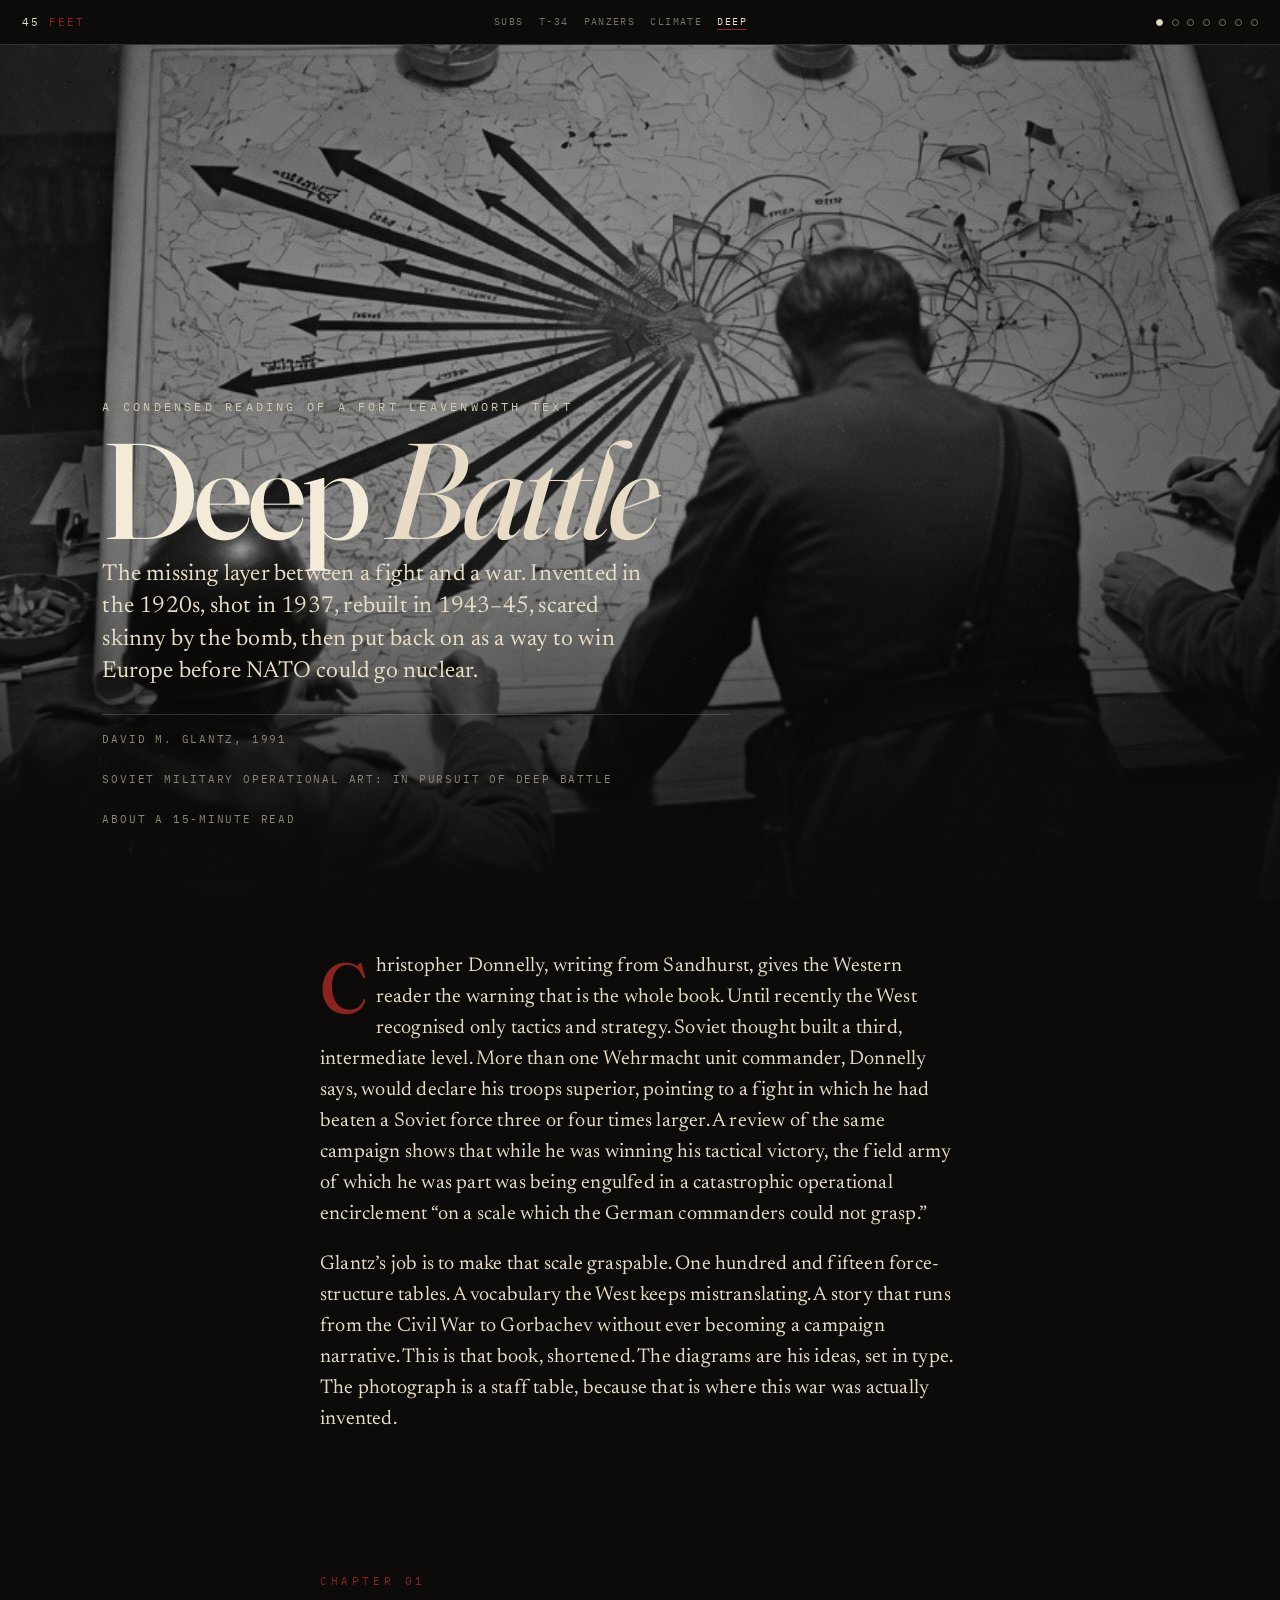
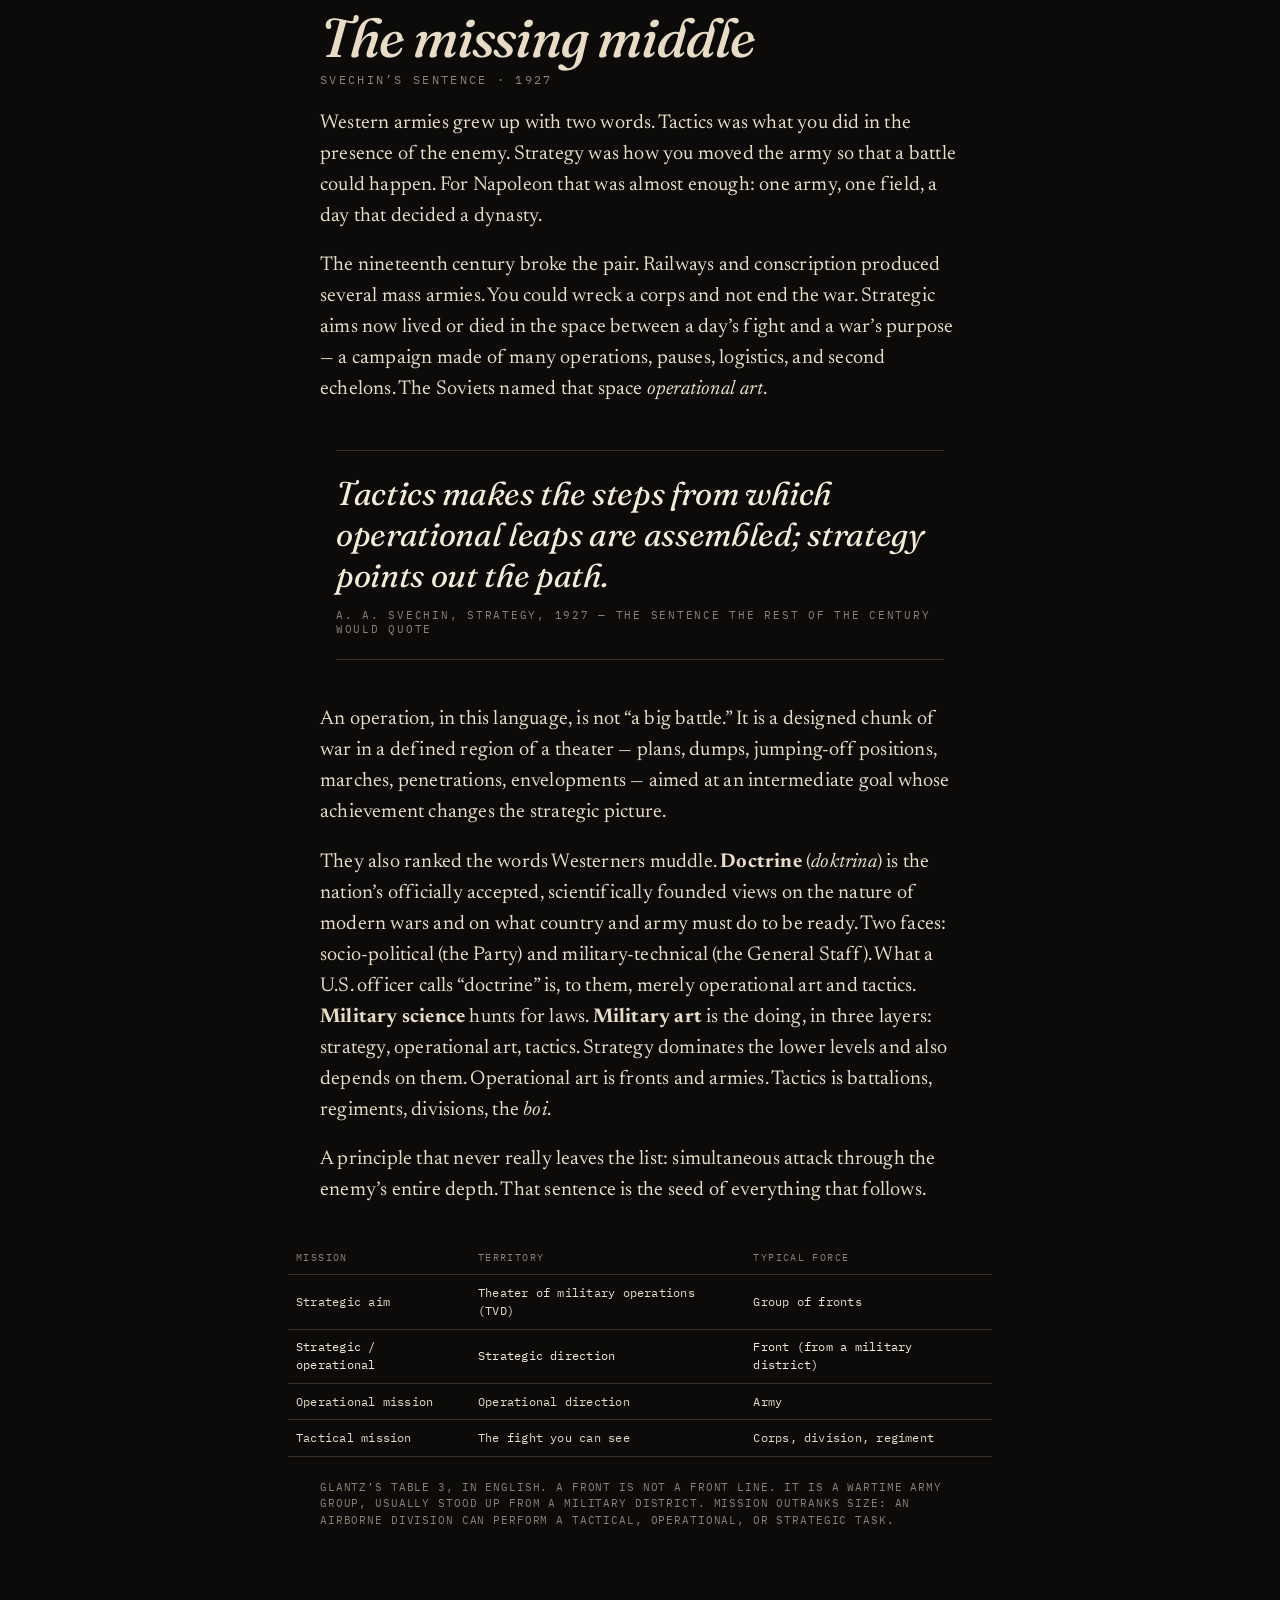
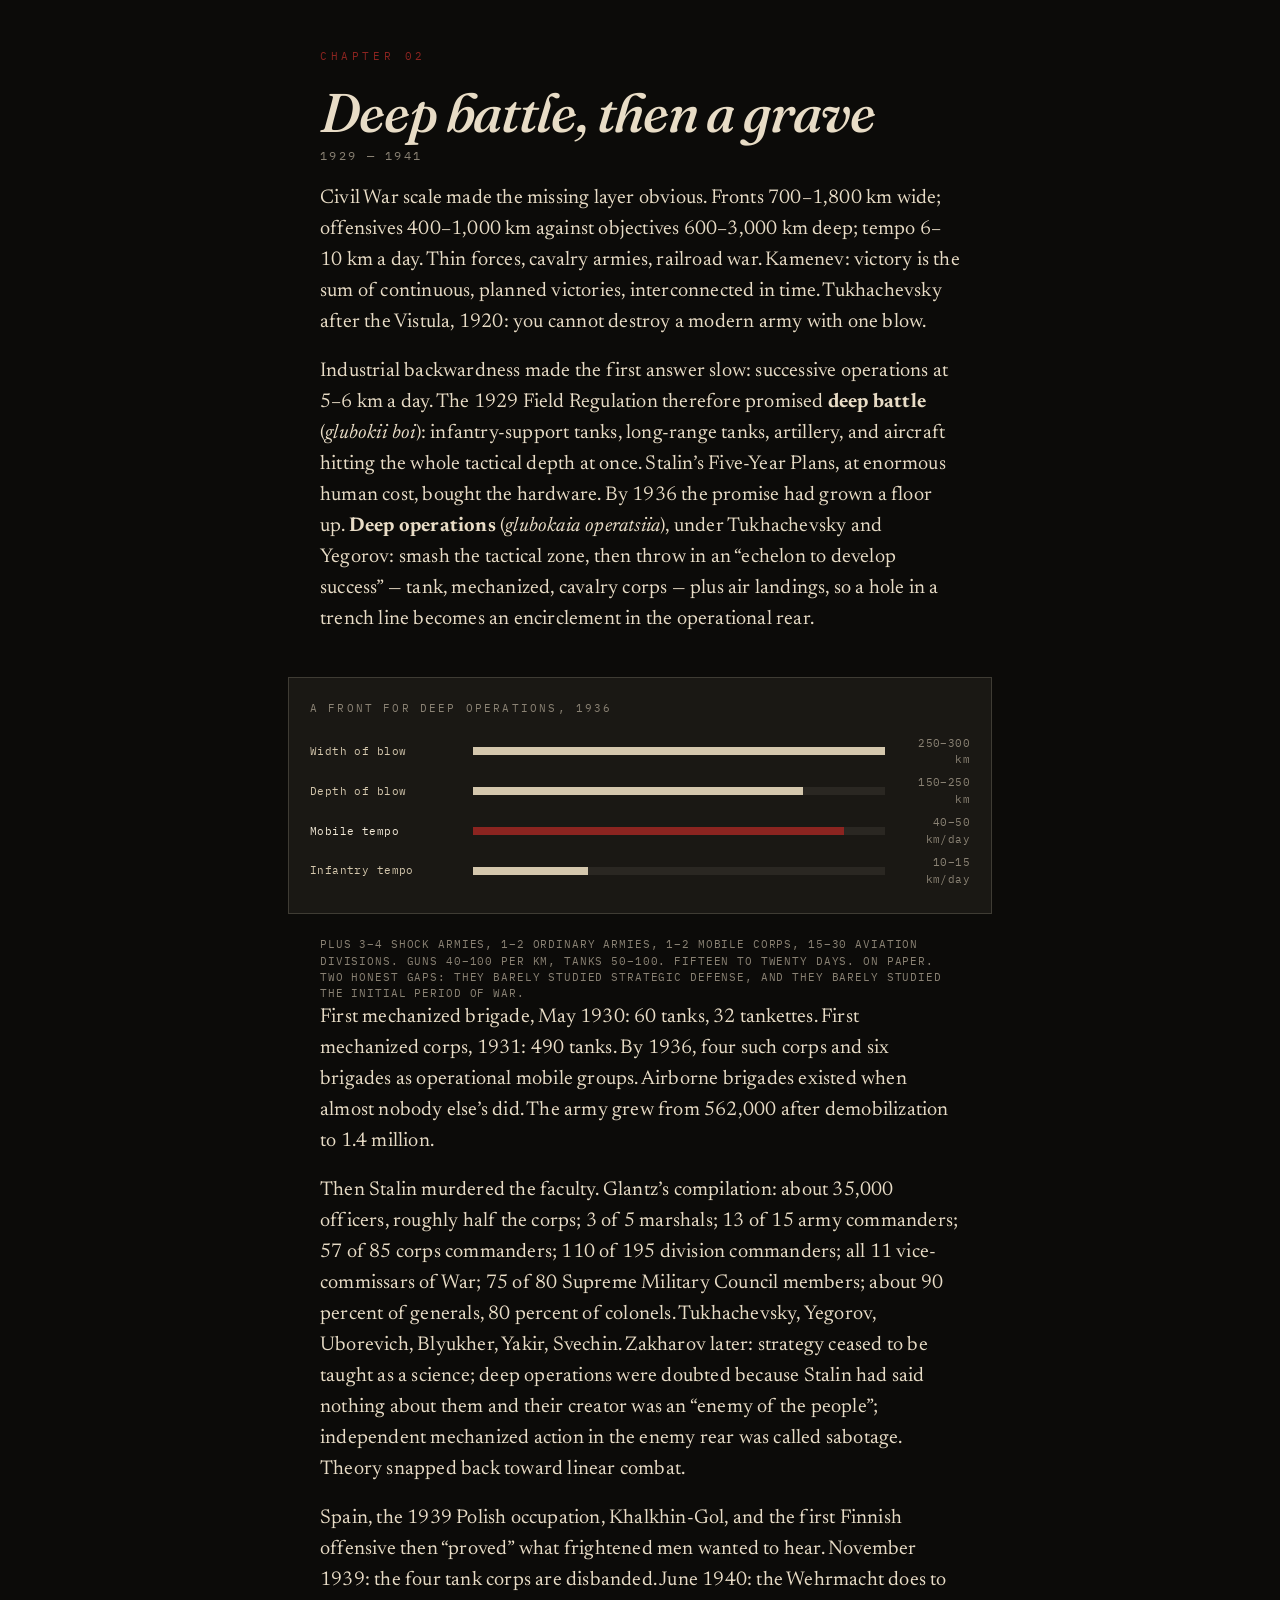
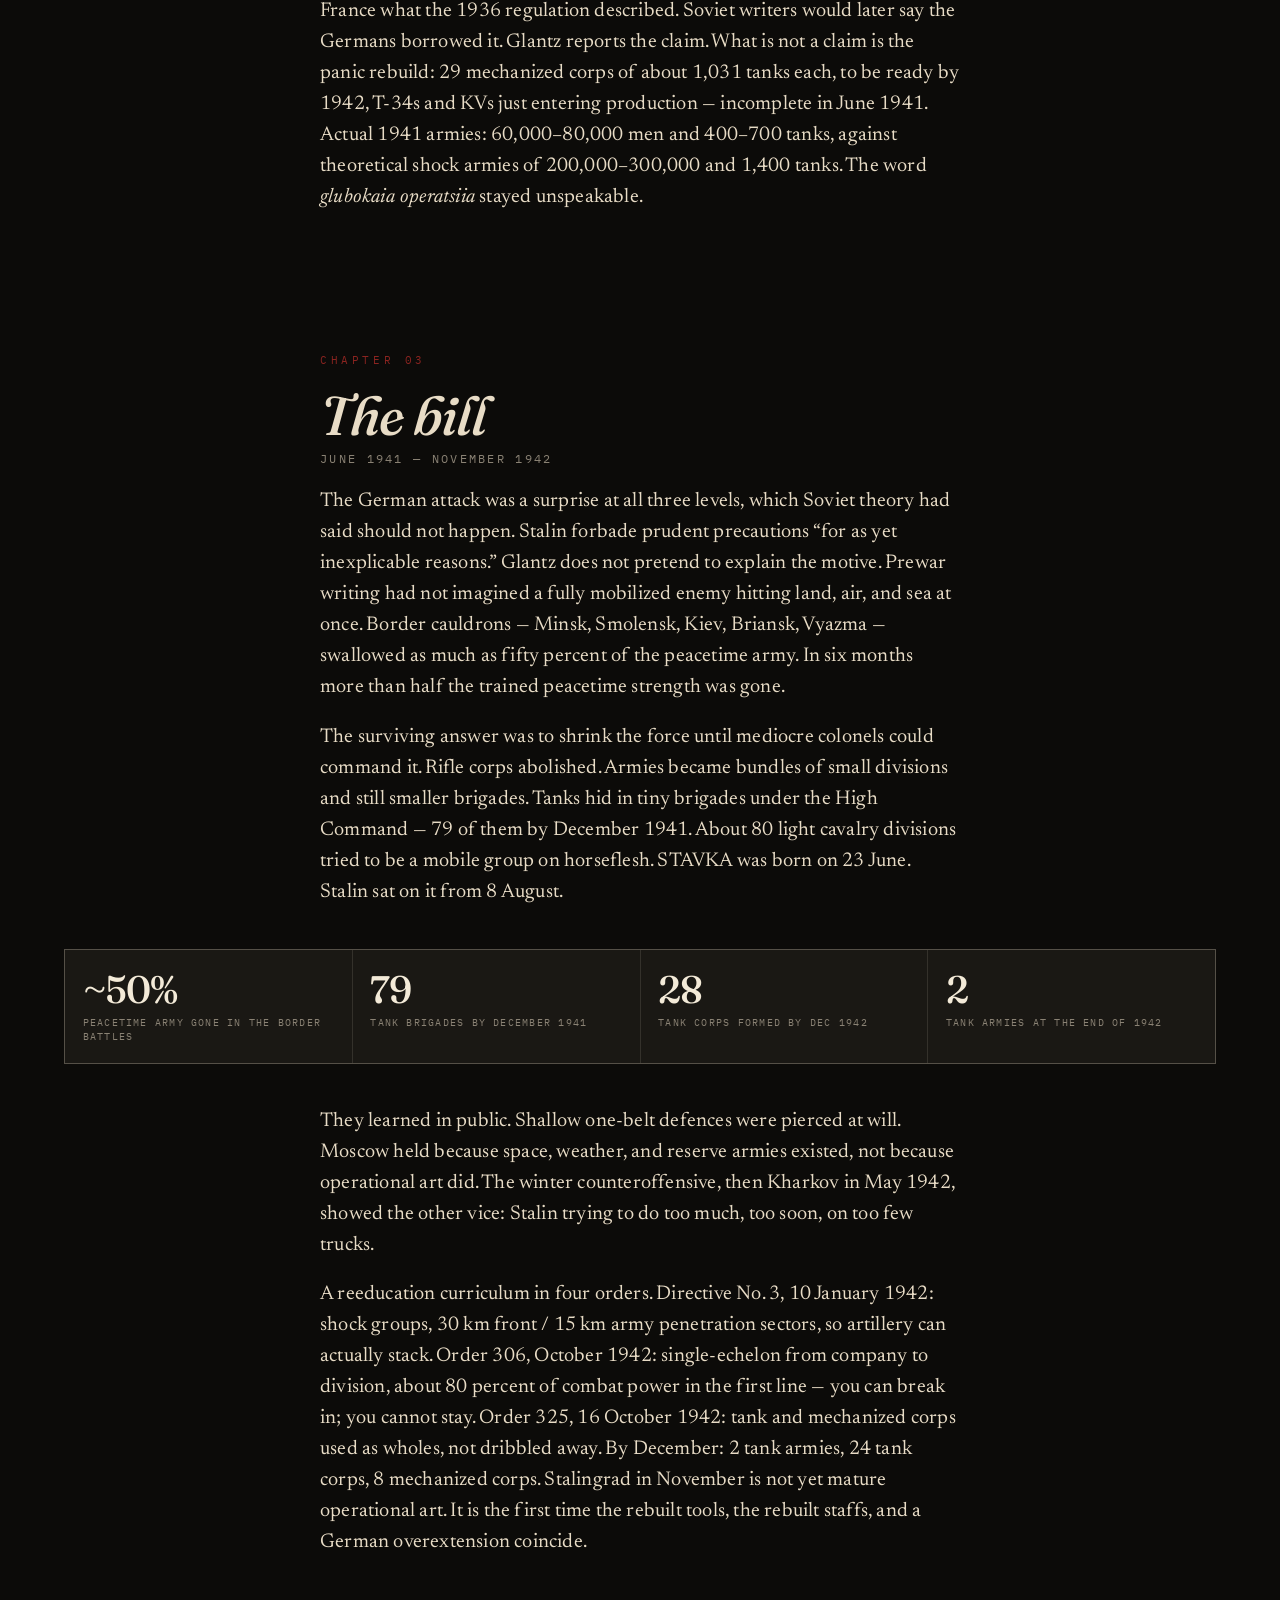
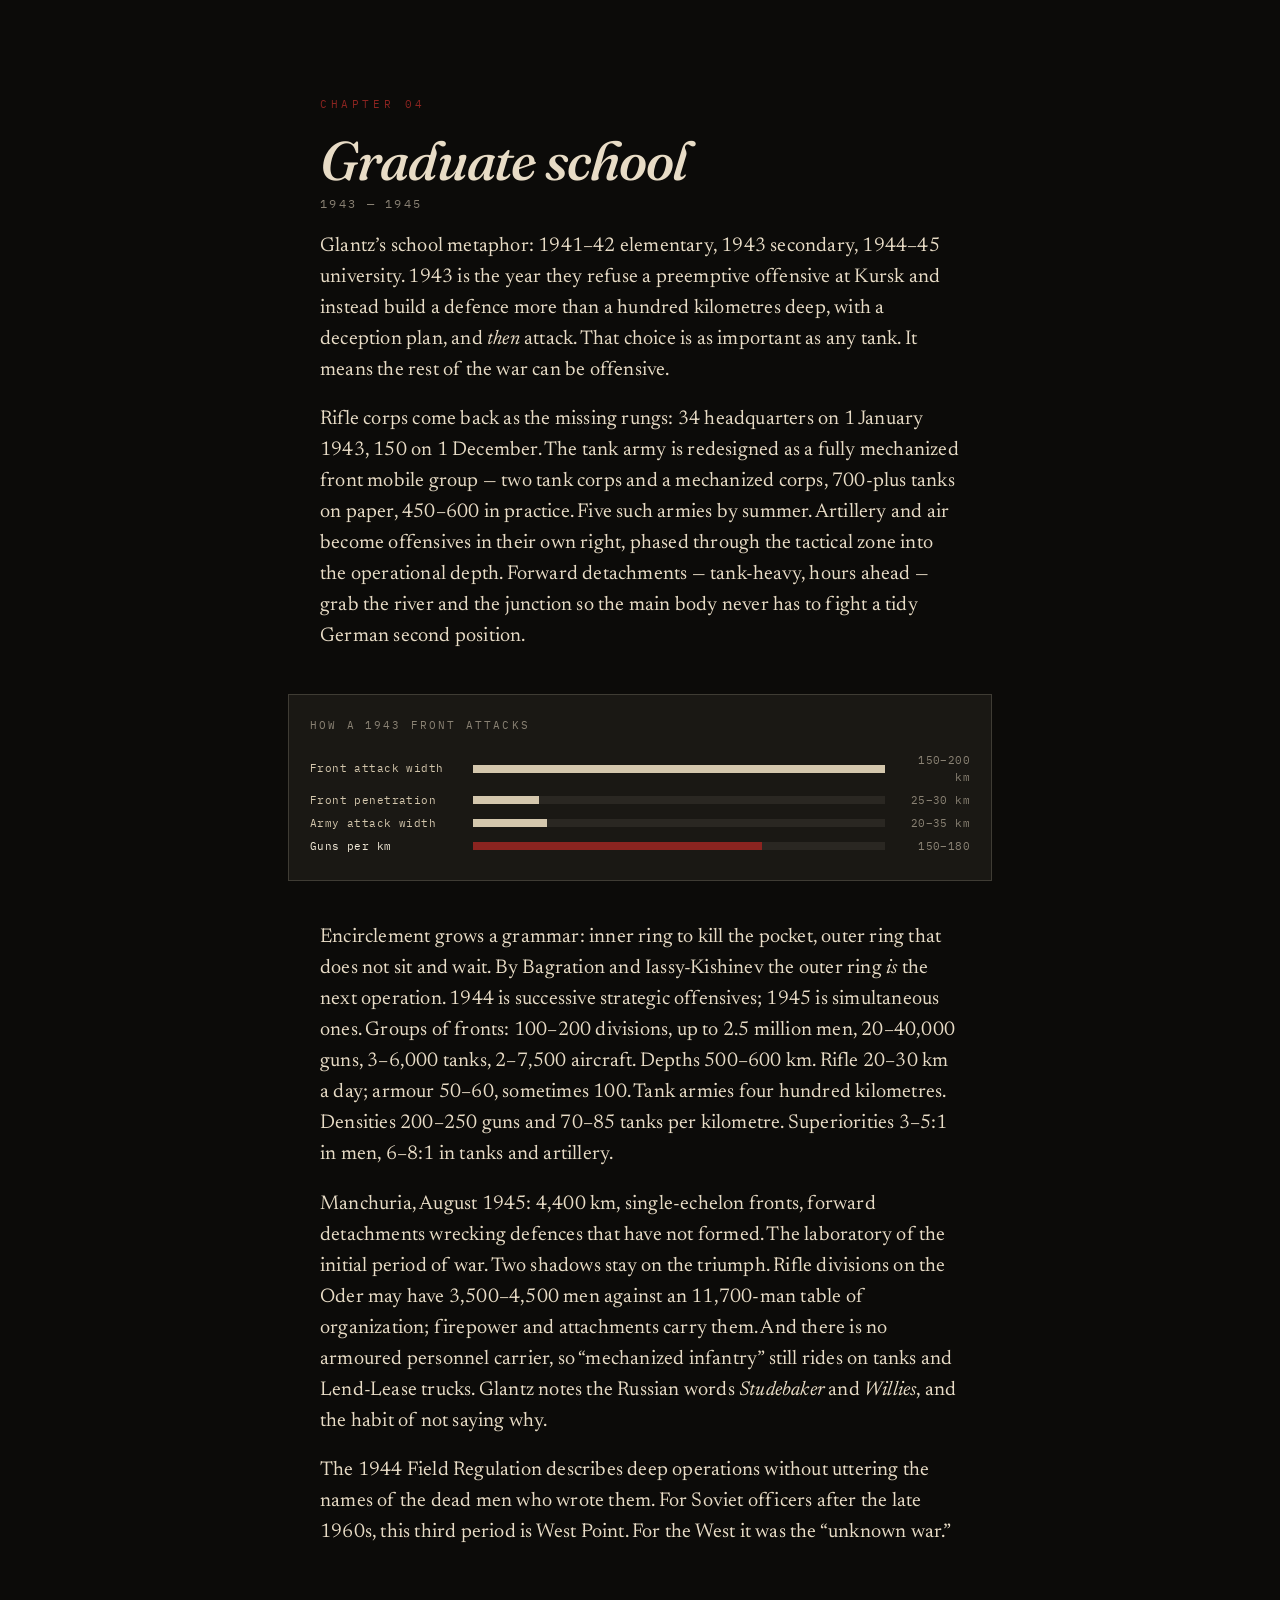
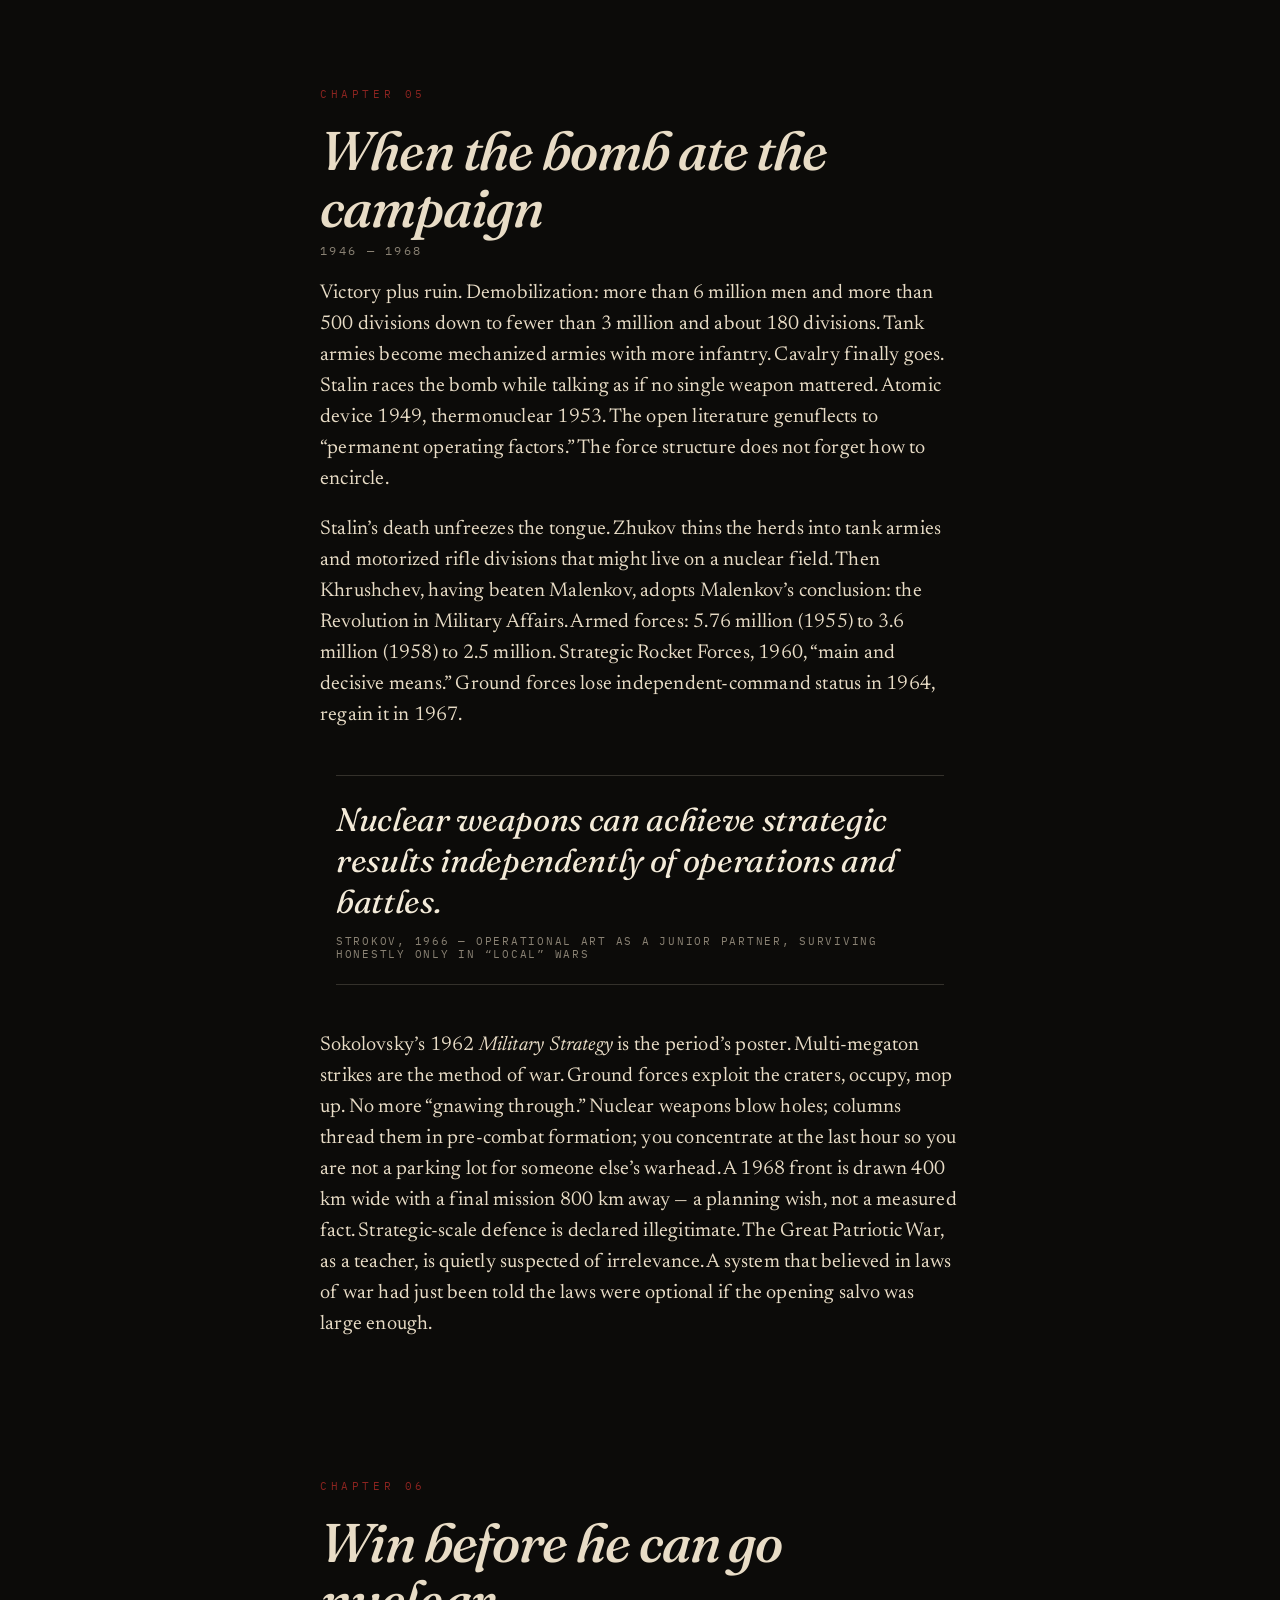
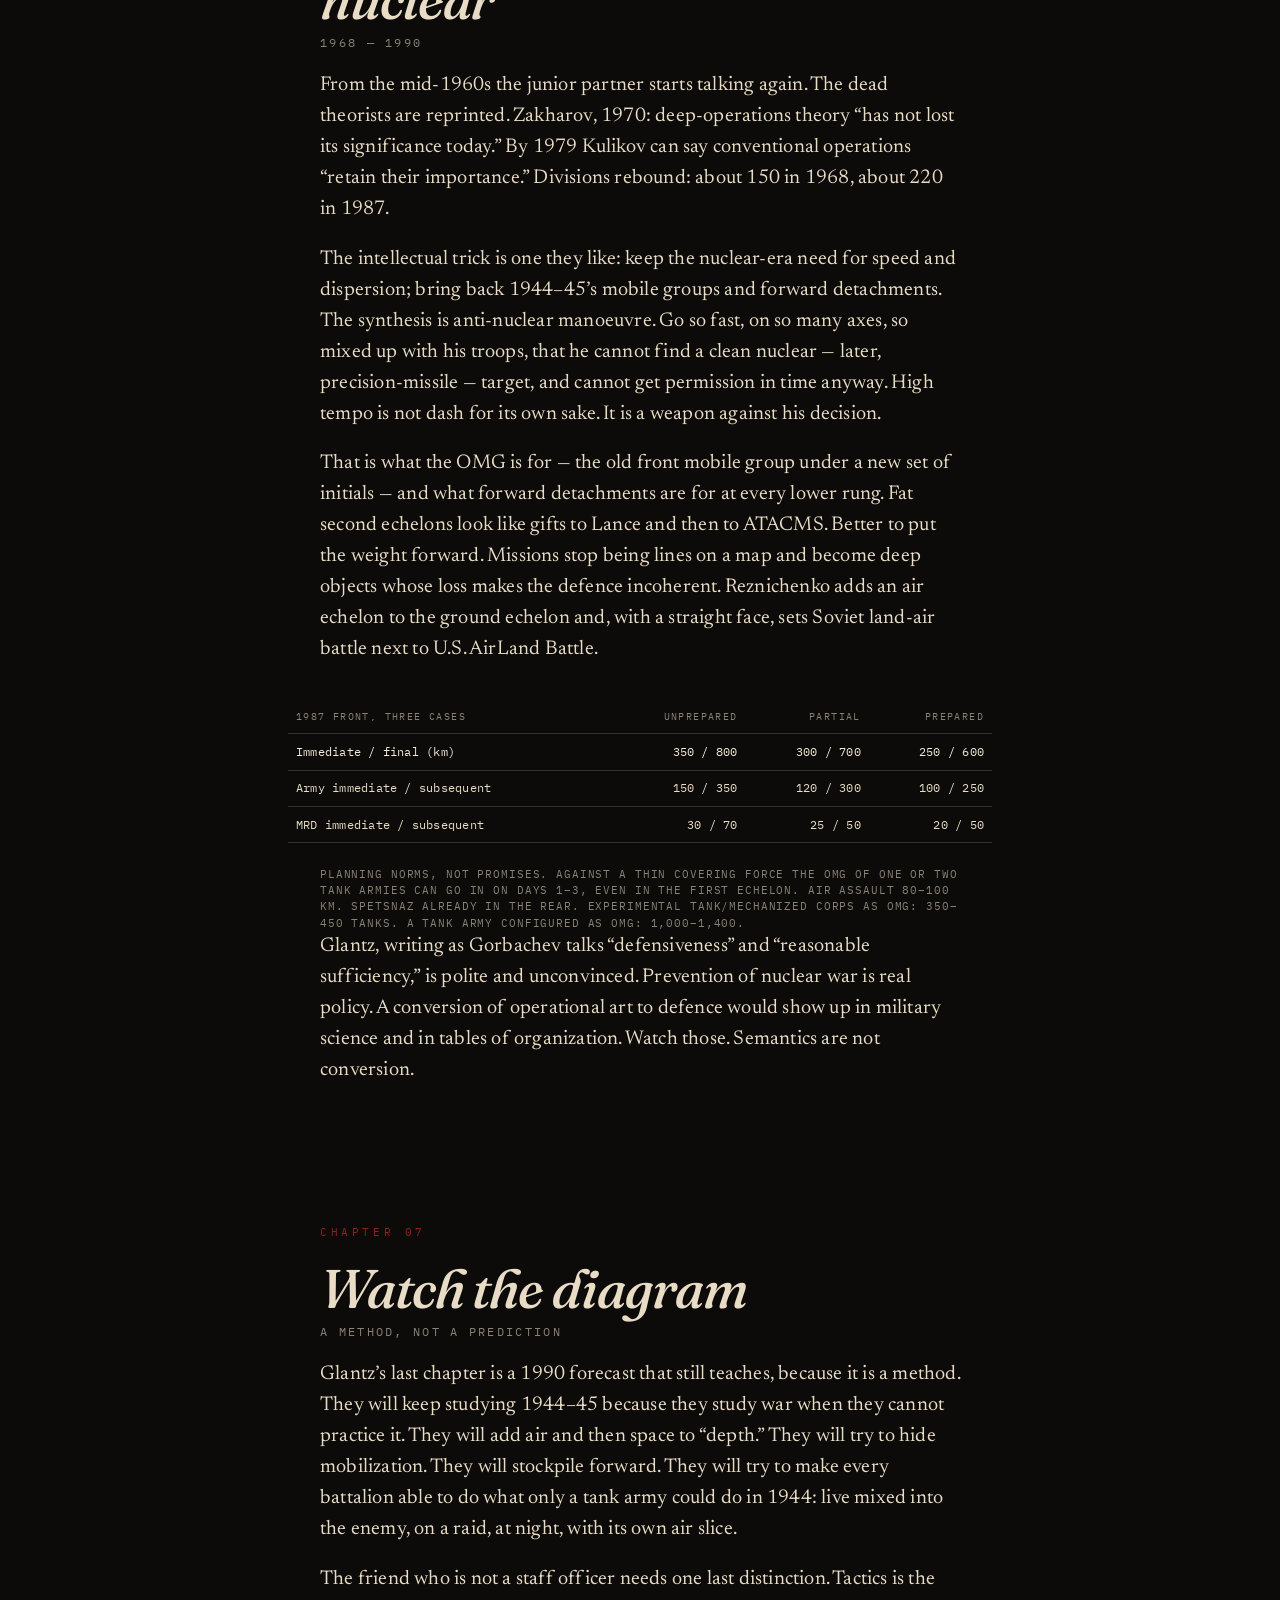
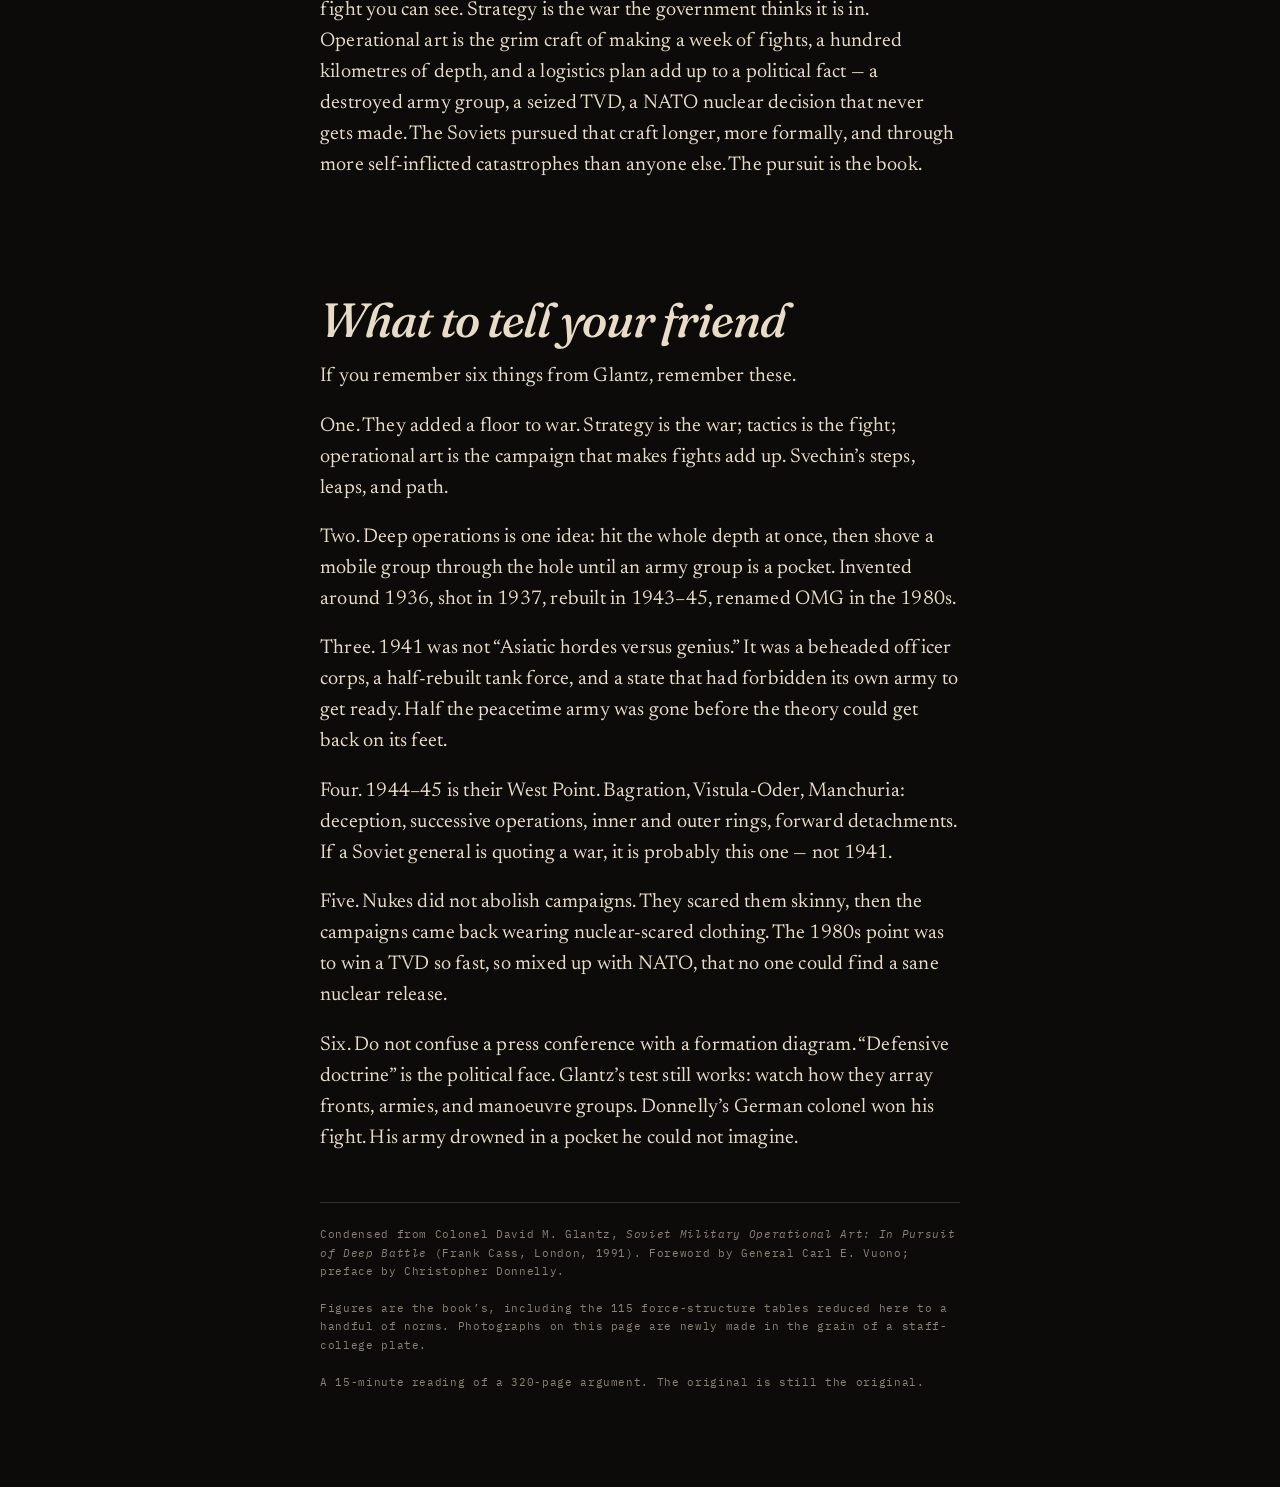
<file: site/deep-battle/index.html>
<!DOCTYPE html>
<html lang="en">
<head>
  <meta charset="utf-8" />
  <meta name="viewport" content="width=device-width, initial-scale=1" />
  <title>Deep Battle — Soviet operational art, condensed</title>
  <meta name="description" content="A 15-minute reading of David M. Glantz’s Soviet Military Operational Art: In Pursuit of Deep Battle. The missing layer between tactics and strategy." />
  <link rel="preconnect" href="https://fonts.googleapis.com" />
  <link rel="preconnect" href="https://fonts.gstatic.com" crossorigin />
  <link href="https://fonts.googleapis.com/css2?family=Fraunces:ital,opsz,wght@0,9..144,500;1,9..144,400;1,9..144,500&family=IBM+Plex+Mono:wght@400;500&family=Newsreader:ital,opsz,wght@0,6..72,400;0,6..72,500;1,6..72,400&display=swap" rel="stylesheet" />
  <link rel="stylesheet" href="../css/style.css?v=11" />
</head>
<body>
  <div class="grain" aria-hidden="true"></div>
  <div class="progress" aria-hidden="true"></div>

  <nav class="topnav">
    <a class="mark" href="../">45&nbsp;<span>Feet</span></a>
    <div class="lib-nav" aria-label="Library">
      <a href="../submarines/">Subs</a>
      <a href="../t-34/">T-34</a>
      <a href="../panzertruppen/">Panzers</a>
      <a href="../climate/">Climate</a>
      <a href="./" class="on">Deep</a>
    </div>
    <div class="chap-dots" aria-label="Chapters">
      <a href="#c1" title="The missing middle"></a>
      <a href="#c2" title="Deep battle, then a grave"></a>
      <a href="#c3" title="The bill"></a>
      <a href="#c4" title="Graduate school"></a>
      <a href="#c5" title="When the bomb ate the campaign"></a>
      <a href="#c6" title="Win before he can go nuclear"></a>
      <a href="#c7" title="Watch the diagram"></a>
    </div>
  </nav>

  <header class="hero" id="top">
    <div class="hero-media">
      <img src="../assets/deep/hero.jpg" alt="Red Army staff officers around a map table covered in deep-penetration arrows" />
    </div>
    <div class="hero-copy">
      <p class="kicker">A condensed reading of a Fort Leavenworth text</p>
      <h1>Deep <em>Battle</em></h1>
      <p class="lede">The missing layer between a fight and a war. Invented in the 1920s, shot in 1937, rebuilt in 1943–45, scared skinny by the bomb, then put back on as a way to win Europe before NATO could go nuclear.</p>
      <div class="meta-row">
        <span>David M. Glantz, 1991</span>
        <span class="hide-sm">Soviet Military Operational Art: In Pursuit of Deep Battle</span>
        <span>About a 15-minute read</span>
      </div>
    </div>
  </header>

  <section class="chapter" style="padding-top: 3.2rem;">
    <div class="prose">
      <p class="drop">Christopher Donnelly, writing from Sandhurst, gives the Western reader the warning that is the whole book. Until recently the West recognised only tactics and strategy. Soviet thought built a third, intermediate level. More than one Wehrmacht unit commander, Donnelly says, would declare his troops superior, pointing to a fight in which he had beaten a Soviet force three or four times larger. A review of the same campaign shows that while he was winning his tactical victory, the field army of which he was part was being engulfed in a catastrophic operational encirclement “on a scale which the German commanders could not grasp.”</p>
      <p>Glantz’s job is to make that scale graspable. One hundred and fifteen force-structure tables. A vocabulary the West keeps mistranslating. A story that runs from the Civil War to Gorbachev without ever becoming a campaign narrative. This is that book, shortened. The diagrams are his ideas, set in type. The photograph is a staff table, because that is where this war was actually invented.</p>
    </div>
  </section>

  <section class="chapter" id="c1">
    <div class="prose">
      <p class="ch-num">Chapter 01</p>
      <h2>The missing middle</h2>
      <p class="ch-year">Svechin’s sentence · 1927</p>
      <p>Western armies grew up with two words. Tactics was what you did in the presence of the enemy. Strategy was how you moved the army so that a battle could happen. For Napoleon that was almost enough: one army, one field, a day that decided a dynasty.</p>
      <p>The nineteenth century broke the pair. Railways and conscription produced several mass armies. You could wreck a corps and not end the war. Strategic aims now lived or died in the space between a day’s fight and a war’s purpose — a campaign made of many operations, pauses, logistics, and second echelons. The Soviets named that space <em>operational art</em>.</p>
    </div>

    <blockquote class="pull">
      Tactics makes the steps from which operational leaps are assembled; strategy points out the path.
      <cite>A. A. Svechin, Strategy, 1927 — the sentence the rest of the century would quote</cite>
    </blockquote>

    <div class="prose">
      <p>An operation, in this language, is not “a big battle.” It is a designed chunk of war in a defined region of a theater — plans, dumps, jumping-off positions, marches, penetrations, envelopments — aimed at an intermediate goal whose achievement changes the strategic picture.</p>
      <p>They also ranked the words Westerners muddle. <strong>Doctrine</strong> (<em>doktrina</em>) is the nation’s officially accepted, scientifically founded views on the nature of modern wars and on what country and army must do to be ready. Two faces: socio-political (the Party) and military-technical (the General Staff). What a U.S. officer calls “doctrine” is, to them, merely operational art and tactics. <strong>Military science</strong> hunts for laws. <strong>Military art</strong> is the doing, in three layers: strategy, operational art, tactics. Strategy dominates the lower levels and also depends on them. Operational art is fronts and armies. Tactics is battalions, regiments, divisions, the <em>boi</em>.</p>
      <p>A principle that never really leaves the list: simultaneous attack through the enemy’s entire depth. That sentence is the seed of everything that follows.</p>
    </div>

    <div class="table-wrap">
      <table class="data">
        <thead>
          <tr><th>Mission</th><th>Territory</th><th>Typical force</th></tr>
        </thead>
        <tbody>
          <tr><td>Strategic aim</td><td>Theater of military operations (TVD)</td><td>Group of fronts</td></tr>
          <tr class="hi"><td>Strategic / operational</td><td>Strategic direction</td><td>Front (from a military district)</td></tr>
          <tr><td>Operational mission</td><td>Operational direction</td><td>Army</td></tr>
          <tr><td>Tactical mission</td><td>The fight you can see</td><td>Corps, division, regiment</td></tr>
        </tbody>
      </table>
    </div>
    <p class="cap" style="margin-top:-1.2rem;">Glantz’s Table 3, in English. A front is not a front line. It is a wartime army group, usually stood up from a military district. Mission outranks size: an airborne division can perform a tactical, operational, or strategic task.</p>
  </section>

  <section class="chapter" id="c2">
    <div class="prose">
      <p class="ch-num">Chapter 02</p>
      <h2>Deep battle, then a grave</h2>
      <p class="ch-year">1929 — 1941</p>
      <p>Civil War scale made the missing layer obvious. Fronts 700–1,800 km wide; offensives 400–1,000 km against objectives 600–3,000 km deep; tempo 6–10 km a day. Thin forces, cavalry armies, railroad war. Kamenev: victory is the sum of continuous, planned victories, interconnected in time. Tukhachevsky after the Vistula, 1920: you cannot destroy a modern army with one blow.</p>
      <p>Industrial backwardness made the first answer slow: successive operations at 5–6 km a day. The 1929 Field Regulation therefore promised <strong>deep battle</strong> (<em>glubokii boi</em>): infantry-support tanks, long-range tanks, artillery, and aircraft hitting the whole tactical depth at once. Stalin’s Five-Year Plans, at enormous human cost, bought the hardware. By 1936 the promise had grown a floor up. <strong>Deep operations</strong> (<em>glubokaia operatsiia</em>), under Tukhachevsky and Yegorov: smash the tactical zone, then throw in an “echelon to develop success” — tank, mechanized, cavalry corps — plus air landings, so a hole in a trench line becomes an encirclement in the operational rear.</p>
    </div>

    <div class="diagram">
      <h3>A front for deep operations, 1936</h3>
      <div class="drow"><span>Width of blow</span><div class="dbar"><i style="--w:100%"></i></div><span class="n">250–300 km</span></div>
      <div class="drow"><span>Depth of blow</span><div class="dbar"><i style="--w:80%"></i></div><span class="n">150–250 km</span></div>
      <div class="drow now"><span>Mobile tempo</span><div class="dbar"><i style="--w:90%"></i></div><span class="n">40–50 km/day</span></div>
      <div class="drow"><span>Infantry tempo</span><div class="dbar"><i style="--w:28%"></i></div><span class="n">10–15 km/day</span></div>
    </div>
    <p class="cap" style="margin-top:-1.2rem;">Plus 3–4 shock armies, 1–2 ordinary armies, 1–2 mobile corps, 15–30 aviation divisions. Guns 40–100 per km, tanks 50–100. Fifteen to twenty days. On paper. Two honest gaps: they barely studied strategic defense, and they barely studied the initial period of war.</p>

    <div class="prose">
      <p>First mechanized brigade, May 1930: 60 tanks, 32 tankettes. First mechanized corps, 1931: 490 tanks. By 1936, four such corps and six brigades as operational mobile groups. Airborne brigades existed when almost nobody else’s did. The army grew from 562,000 after demobilization to 1.4 million.</p>
      <p>Then Stalin murdered the faculty. Glantz’s compilation: about 35,000 officers, roughly half the corps; 3 of 5 marshals; 13 of 15 army commanders; 57 of 85 corps commanders; 110 of 195 division commanders; all 11 vice-commissars of War; 75 of 80 Supreme Military Council members; about 90 percent of generals, 80 percent of colonels. Tukhachevsky, Yegorov, Uborevich, Blyukher, Yakir, Svechin. Zakharov later: strategy ceased to be taught as a science; deep operations were doubted because Stalin had said nothing about them and their creator was an “enemy of the people”; independent mechanized action in the enemy rear was called sabotage. Theory snapped back toward linear combat.</p>
      <p>Spain, the 1939 Polish occupation, Khalkhin-Gol, and the first Finnish offensive then “proved” what frightened men wanted to hear. November 1939: the four tank corps are disbanded. June 1940: the Wehrmacht does to France what the 1936 regulation described. Soviet writers would later say the Germans borrowed it. Glantz reports the claim. What is not a claim is the panic rebuild: 29 mechanized corps of about 1,031 tanks each, to be ready by 1942, T-34s and KVs just entering production — incomplete in June 1941. Actual 1941 armies: 60,000–80,000 men and 400–700 tanks, against theoretical shock armies of 200,000–300,000 and 1,400 tanks. The word <em>glubokaia operatsiia</em> stayed unspeakable.</p>
    </div>
  </section>

  <section class="chapter" id="c3">
    <div class="prose">
      <p class="ch-num">Chapter 03</p>
      <h2>The bill</h2>
      <p class="ch-year">June 1941 — November 1942</p>
      <p>The German attack was a surprise at all three levels, which Soviet theory had said should not happen. Stalin forbade prudent precautions “for as yet inexplicable reasons.” Glantz does not pretend to explain the motive. Prewar writing had not imagined a fully mobilized enemy hitting land, air, and sea at once. Border cauldrons — Minsk, Smolensk, Kiev, Briansk, Vyazma — swallowed as much as fifty percent of the peacetime army. In six months more than half the trained peacetime strength was gone.</p>
      <p>The surviving answer was to shrink the force until mediocre colonels could command it. Rifle corps abolished. Armies became bundles of small divisions and still smaller brigades. Tanks hid in tiny brigades under the High Command — 79 of them by December 1941. About 80 light cavalry divisions tried to be a mobile group on horseflesh. STAVKA was born on 23 June. Stalin sat on it from 8 August.</p>
    </div>

    <div class="stats">
      <div class="stat"><b>~50%</b><span>peacetime army gone in the border battles</span></div>
      <div class="stat"><b>79</b><span>tank brigades by December 1941</span></div>
      <div class="stat"><b>28</b><span>tank corps formed by Dec 1942</span></div>
      <div class="stat"><b>2</b><span>tank armies at the end of 1942</span></div>
    </div>

    <div class="prose">
      <p>They learned in public. Shallow one-belt defences were pierced at will. Moscow held because space, weather, and reserve armies existed, not because operational art did. The winter counteroffensive, then Kharkov in May 1942, showed the other vice: Stalin trying to do too much, too soon, on too few trucks.</p>
      <p>A reeducation curriculum in four orders. Directive No. 3, 10 January 1942: shock groups, 30 km front / 15 km army penetration sectors, so artillery can actually stack. Order 306, October 1942: single-echelon from company to division, about 80 percent of combat power in the first line — you can break in; you cannot stay. Order 325, 16 October 1942: tank and mechanized corps used as wholes, not dribbled away. By December: 2 tank armies, 24 tank corps, 8 mechanized corps. Stalingrad in November is not yet mature operational art. It is the first time the rebuilt tools, the rebuilt staffs, and a German overextension coincide.</p>
    </div>
  </section>

  <section class="chapter" id="c4">
    <div class="prose">
      <p class="ch-num">Chapter 04</p>
      <h2>Graduate school</h2>
      <p class="ch-year">1943 — 1945</p>
      <p>Glantz’s school metaphor: 1941–42 elementary, 1943 secondary, 1944–45 university. 1943 is the year they refuse a preemptive offensive at Kursk and instead build a defence more than a hundred kilometres deep, with a deception plan, and <em>then</em> attack. That choice is as important as any tank. It means the rest of the war can be offensive.</p>
      <p>Rifle corps come back as the missing rungs: 34 headquarters on 1 January 1943, 150 on 1 December. The tank army is redesigned as a fully mechanized front mobile group — two tank corps and a mechanized corps, 700-plus tanks on paper, 450–600 in practice. Five such armies by summer. Artillery and air become offensives in their own right, phased through the tactical zone into the operational depth. Forward detachments — tank-heavy, hours ahead — grab the river and the junction so the main body never has to fight a tidy German second position.</p>
    </div>

    <div class="diagram">
      <h3>How a 1943 front attacks</h3>
      <div class="drow"><span>Front attack width</span><div class="dbar"><i style="--w:100%"></i></div><span class="n">150–200 km</span></div>
      <div class="drow"><span>Front penetration</span><div class="dbar"><i style="--w:16%"></i></div><span class="n">25–30 km</span></div>
      <div class="drow"><span>Army attack width</span><div class="dbar"><i style="--w:18%"></i></div><span class="n">20–35 km</span></div>
      <div class="drow now"><span>Guns per km</span><div class="dbar"><i style="--w:70%"></i></div><span class="n">150–180</span></div>
    </div>

    <div class="prose">
      <p>Encirclement grows a grammar: inner ring to kill the pocket, outer ring that does not sit and wait. By Bagration and Iassy-Kishinev the outer ring <em>is</em> the next operation. 1944 is successive strategic offensives; 1945 is simultaneous ones. Groups of fronts: 100–200 divisions, up to 2.5 million men, 20–40,000 guns, 3–6,000 tanks, 2–7,500 aircraft. Depths 500–600 km. Rifle 20–30 km a day; armour 50–60, sometimes 100. Tank armies four hundred kilometres. Densities 200–250 guns and 70–85 tanks per kilometre. Superiorities 3–5:1 in men, 6–8:1 in tanks and artillery.</p>
      <p>Manchuria, August 1945: 4,400 km, single-echelon fronts, forward detachments wrecking defences that have not formed. The laboratory of the initial period of war. Two shadows stay on the triumph. Rifle divisions on the Oder may have 3,500–4,500 men against an 11,700-man table of organization; firepower and attachments carry them. And there is no armoured personnel carrier, so “mechanized infantry” still rides on tanks and Lend-Lease trucks. Glantz notes the Russian words <em>Studebaker</em> and <em>Willies</em>, and the habit of not saying why.</p>
      <p>The 1944 Field Regulation describes deep operations without uttering the names of the dead men who wrote them. For Soviet officers after the late 1960s, this third period is West Point. For the West it was the “unknown war.”</p>
    </div>
  </section>

  <section class="chapter" id="c5">
    <div class="prose">
      <p class="ch-num">Chapter 05</p>
      <h2>When the bomb ate the campaign</h2>
      <p class="ch-year">1946 — 1968</p>
      <p>Victory plus ruin. Demobilization: more than 6 million men and more than 500 divisions down to fewer than 3 million and about 180 divisions. Tank armies become mechanized armies with more infantry. Cavalry finally goes. Stalin races the bomb while talking as if no single weapon mattered. Atomic device 1949, thermonuclear 1953. The open literature genuflects to “permanent operating factors.” The force structure does not forget how to encircle.</p>
      <p>Stalin’s death unfreezes the tongue. Zhukov thins the herds into tank armies and motorized rifle divisions that might live on a nuclear field. Then Khrushchev, having beaten Malenkov, adopts Malenkov’s conclusion: the Revolution in Military Affairs. Armed forces: 5.76 million (1955) to 3.6 million (1958) to 2.5 million. Strategic Rocket Forces, 1960, “main and decisive means.” Ground forces lose independent-command status in 1964, regain it in 1967.</p>
    </div>

    <blockquote class="pull">
      Nuclear weapons can achieve strategic results independently of operations and battles.
      <cite>Strokov, 1966 — operational art as a junior partner, surviving honestly only in “local” wars</cite>
    </blockquote>

    <div class="prose">
      <p>Sokolovsky’s 1962 <em>Military Strategy</em> is the period’s poster. Multi-megaton strikes are the method of war. Ground forces exploit the craters, occupy, mop up. No more “gnawing through.” Nuclear weapons blow holes; columns thread them in pre-combat formation; you concentrate at the last hour so you are not a parking lot for someone else’s warhead. A 1968 front is drawn 400 km wide with a final mission 800 km away — a planning wish, not a measured fact. Strategic-scale defence is declared illegitimate. The Great Patriotic War, as a teacher, is quietly suspected of irrelevance. A system that believed in laws of war had just been told the laws were optional if the opening salvo was large enough.</p>
    </div>
  </section>

  <section class="chapter" id="c6">
    <div class="prose">
      <p class="ch-num">Chapter 06</p>
      <h2>Win before he can go nuclear</h2>
      <p class="ch-year">1968 — 1990</p>
      <p>From the mid-1960s the junior partner starts talking again. The dead theorists are reprinted. Zakharov, 1970: deep-operations theory “has not lost its significance today.” By 1979 Kulikov can say conventional operations “retain their importance.” Divisions rebound: about 150 in 1968, about 220 in 1987.</p>
      <p>The intellectual trick is one they like: keep the nuclear-era need for speed and dispersion; bring back 1944–45’s mobile groups and forward detachments. The synthesis is anti-nuclear manoeuvre. Go so fast, on so many axes, so mixed up with his troops, that he cannot find a clean nuclear — later, precision-missile — target, and cannot get permission in time anyway. High tempo is not dash for its own sake. It is a weapon against his decision.</p>
      <p>That is what the OMG is for — the old front mobile group under a new set of initials — and what forward detachments are for at every lower rung. Fat second echelons look like gifts to Lance and then to ATACMS. Better to put the weight forward. Missions stop being lines on a map and become deep objects whose loss makes the defence incoherent. Reznichenko adds an air echelon to the ground echelon and, with a straight face, sets Soviet land-air battle next to U.S. AirLand Battle.</p>
    </div>

    <div class="table-wrap">
      <table class="data">
        <thead>
          <tr><th>1987 front, three cases</th><th class="r">Unprepared</th><th class="r">Partial</th><th class="r">Prepared</th></tr>
        </thead>
        <tbody>
          <tr class="hi"><td>Immediate / final (km)</td><td class="r">350 / 800</td><td class="r">300 / 700</td><td class="r">250 / 600</td></tr>
          <tr><td>Army immediate / subsequent</td><td class="r">150 / 350</td><td class="r">120 / 300</td><td class="r">100 / 250</td></tr>
          <tr><td>MRD immediate / subsequent</td><td class="r">30 / 70</td><td class="r">25 / 50</td><td class="r">20 / 50</td></tr>
        </tbody>
      </table>
    </div>
    <p class="cap" style="margin-top:-1.2rem;">Planning norms, not promises. Against a thin covering force the OMG of one or two tank armies can go in on days 1–3, even in the first echelon. Air assault 80–100 km. Spetsnaz already in the rear. Experimental tank/mechanized corps as OMG: 350–450 tanks. A tank army configured as OMG: 1,000–1,400.</p>

    <div class="prose">
      <p>Glantz, writing as Gorbachev talks “defensiveness” and “reasonable sufficiency,” is polite and unconvinced. Prevention of nuclear war is real policy. A conversion of operational art to defence would show up in military science and in tables of organization. Watch those. Semantics are not conversion.</p>
    </div>
  </section>

  <section class="chapter" id="c7">
    <div class="prose">
      <p class="ch-num">Chapter 07</p>
      <h2>Watch the diagram</h2>
      <p class="ch-year">A method, not a prediction</p>
      <p>Glantz’s last chapter is a 1990 forecast that still teaches, because it is a method. They will keep studying 1944–45 because they study war when they cannot practice it. They will add air and then space to “depth.” They will try to hide mobilization. They will stockpile forward. They will try to make every battalion able to do what only a tank army could do in 1944: live mixed into the enemy, on a raid, at night, with its own air slice.</p>
      <p>The friend who is not a staff officer needs one last distinction. Tactics is the fight you can see. Strategy is the war the government thinks it is in. Operational art is the grim craft of making a week of fights, a hundred kilometres of depth, and a logistics plan add up to a political fact — a destroyed army group, a seized TVD, a NATO nuclear decision that never gets made. The Soviets pursued that craft longer, more formally, and through more self-inflicted catastrophes than anyone else. The pursuit is the book.</p>
    </div>
  </section>

  <section class="chapter closer">
    <div class="prose">
      <h2>What to tell your friend</h2>
      <p>If you remember six things from Glantz, remember these.</p>
      <p>One. They added a floor to war. Strategy is the war; tactics is the fight; operational art is the campaign that makes fights add up. Svechin’s steps, leaps, and path.</p>
      <p>Two. Deep operations is one idea: hit the whole depth at once, then shove a mobile group through the hole until an army group is a pocket. Invented around 1936, shot in 1937, rebuilt in 1943–45, renamed OMG in the 1980s.</p>
      <p>Three. 1941 was not “Asiatic hordes versus genius.” It was a beheaded officer corps, a half-rebuilt tank force, and a state that had forbidden its own army to get ready. Half the peacetime army was gone before the theory could get back on its feet.</p>
      <p>Four. 1944–45 is their West Point. Bagration, Vistula-Oder, Manchuria: deception, successive operations, inner and outer rings, forward detachments. If a Soviet general is quoting a war, it is probably this one — not 1941.</p>
      <p>Five. Nukes did not abolish campaigns. They scared them skinny, then the campaigns came back wearing nuclear-scared clothing. The 1980s point was to win a TVD so fast, so mixed up with NATO, that no one could find a sane nuclear release.</p>
      <p>Six. Do not confuse a press conference with a formation diagram. “Defensive doctrine” is the political face. Glantz’s test still works: watch how they array fronts, armies, and manoeuvre groups. Donnelly’s German colonel won his fight. His army drowned in a pocket he could not imagine.</p>
    </div>
    <div class="colophon">
      Condensed from Colonel David M. Glantz, <em>Soviet Military Operational Art: In Pursuit of Deep Battle</em>
      (Frank Cass, London, 1991). Foreword by General Carl E. Vuono; preface by Christopher Donnelly.
      <br /><br />
      Figures are the book’s, including the 115 force-structure tables reduced here to a handful of norms.
      Photographs on this page are newly made in the grain of a staff-college plate.
      <br /><br />
      A 15-minute reading of a 320-page argument. The original is still the original.
    </div>
  </section>

  <script src="../js/app.js?v=11"></script>
</body>
</html>
</file>
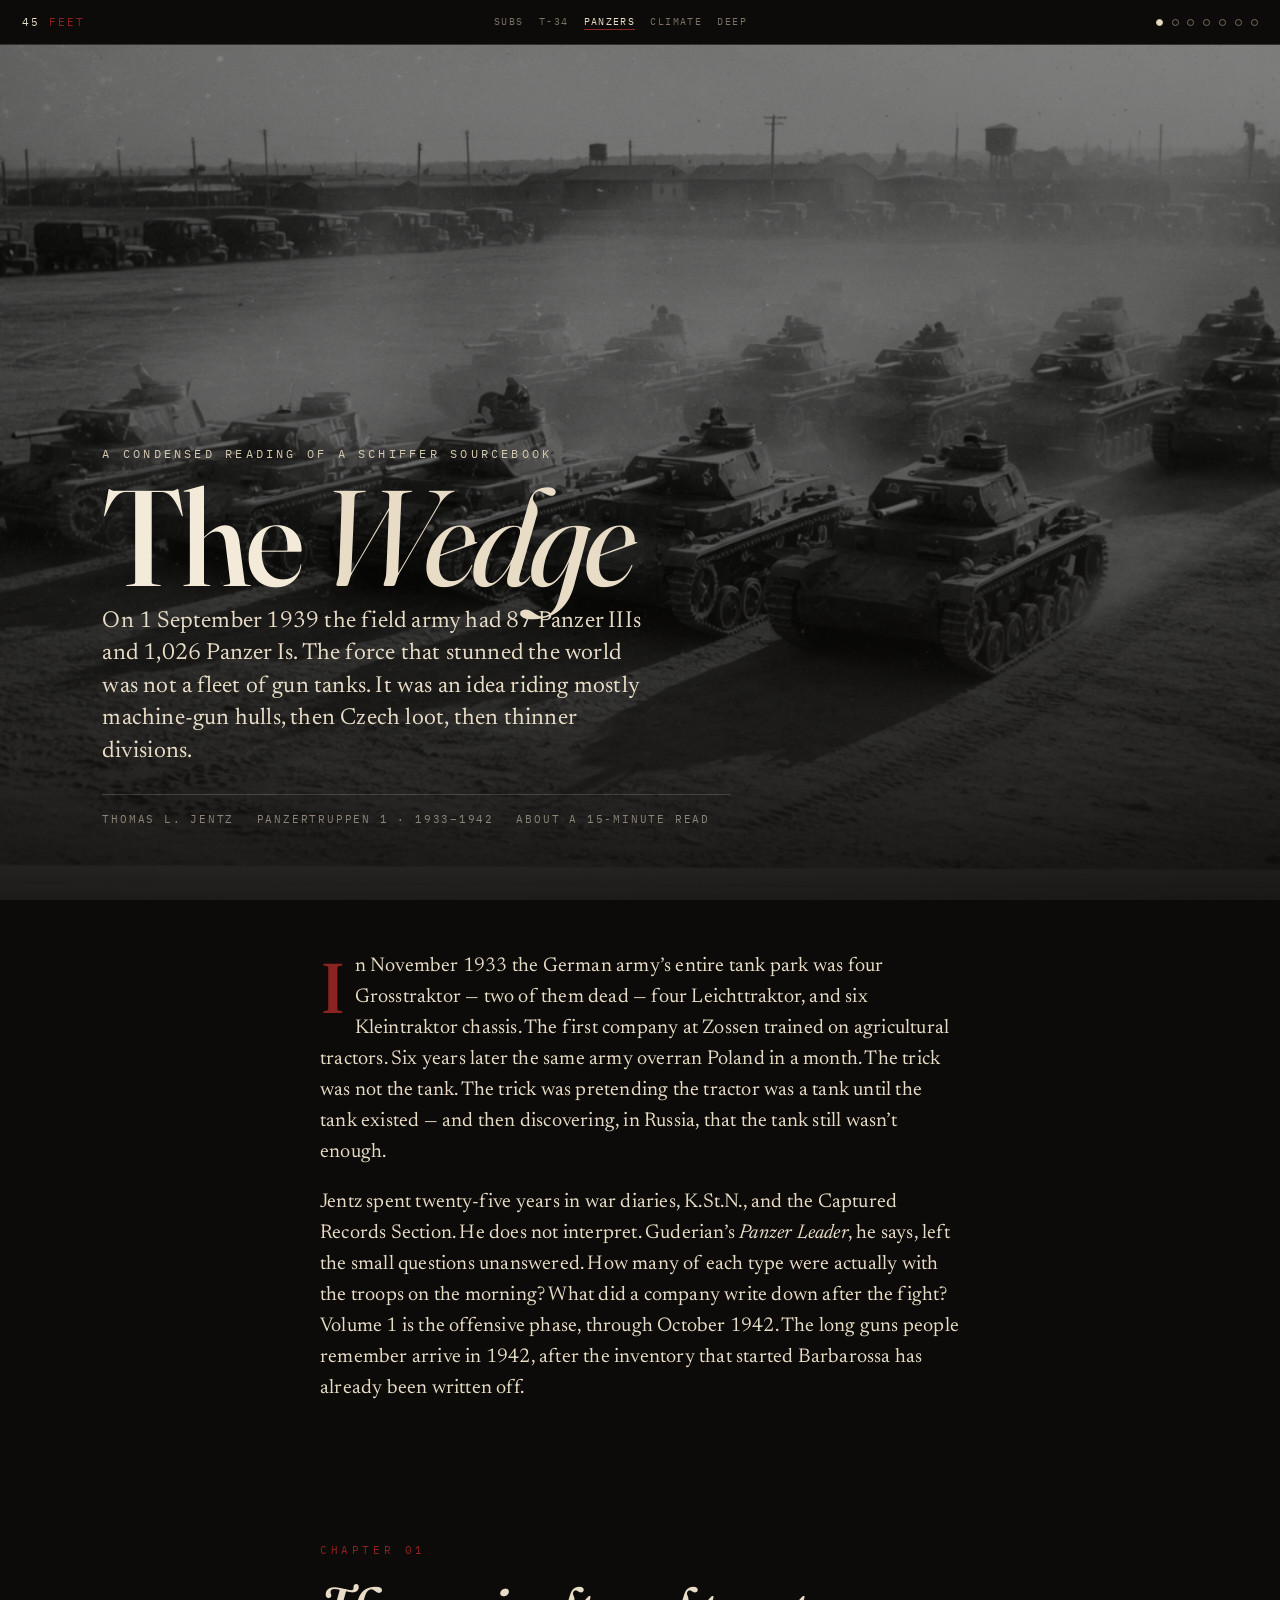
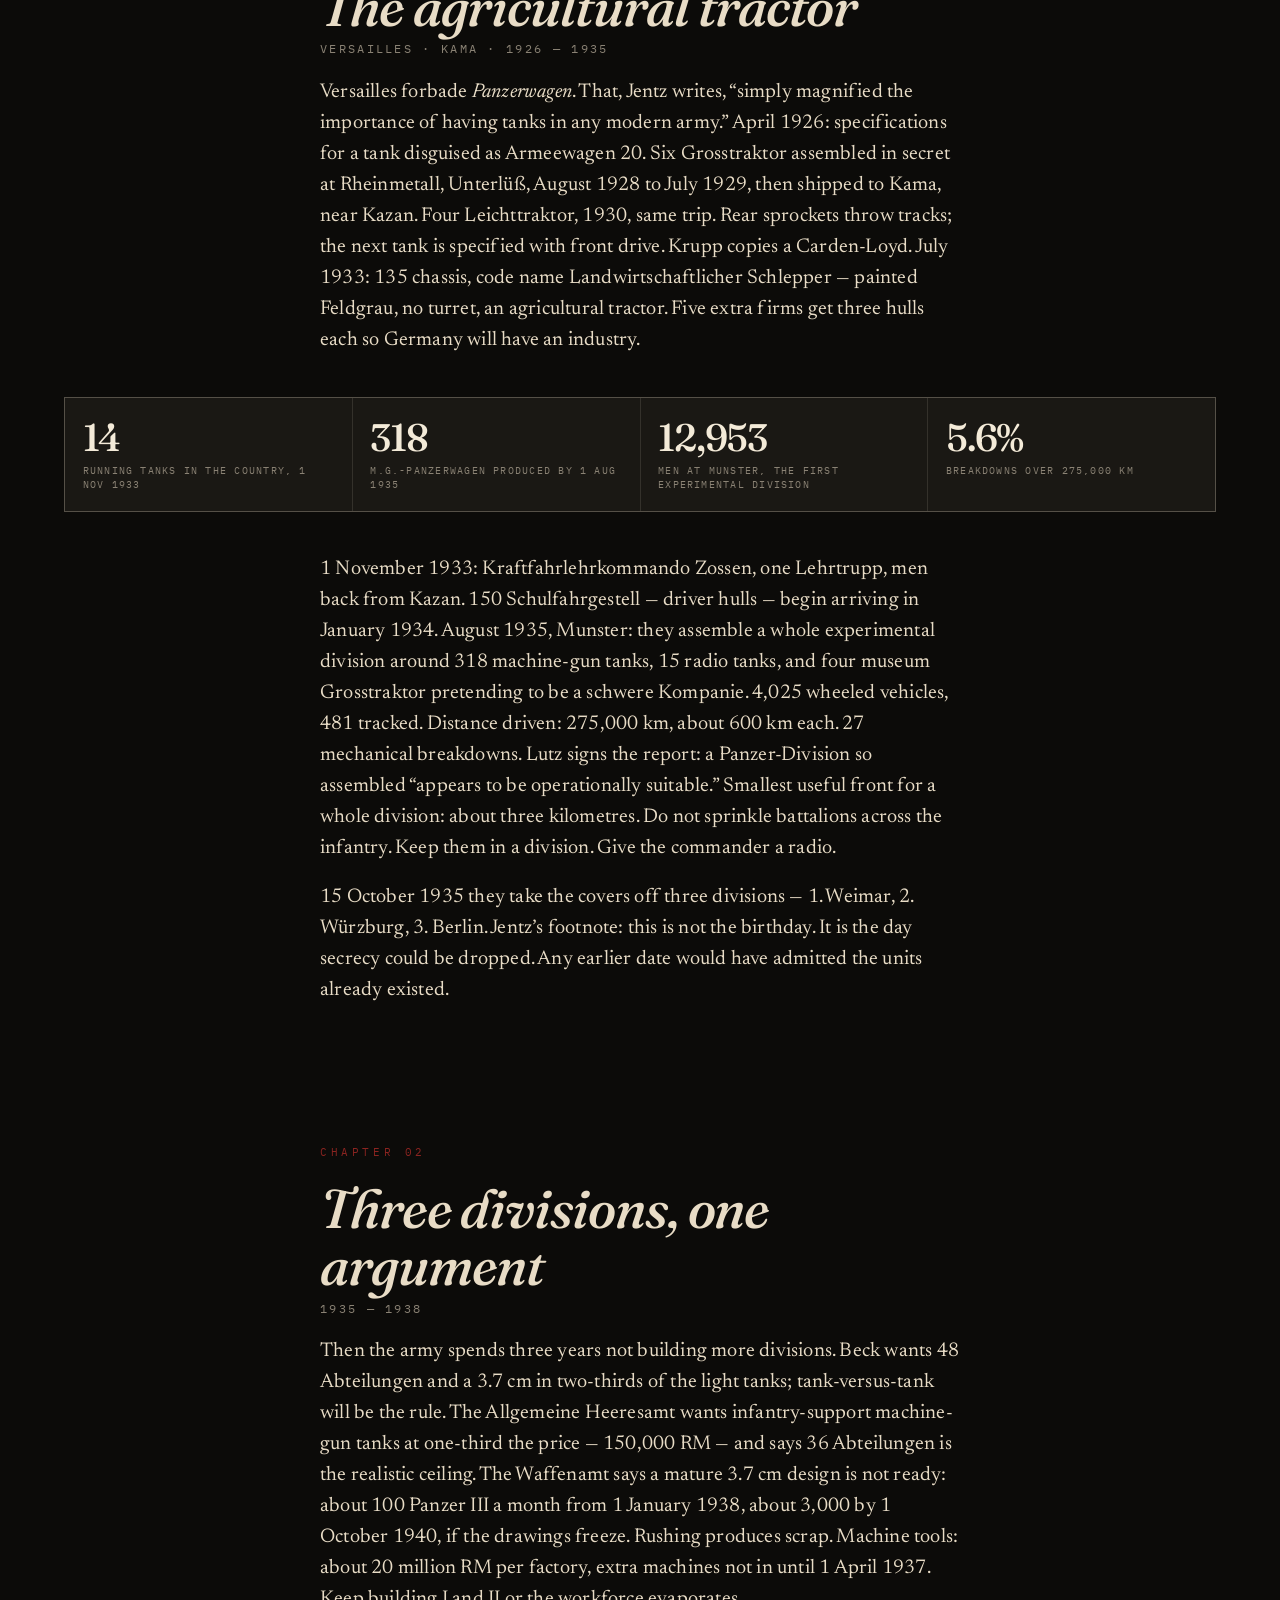
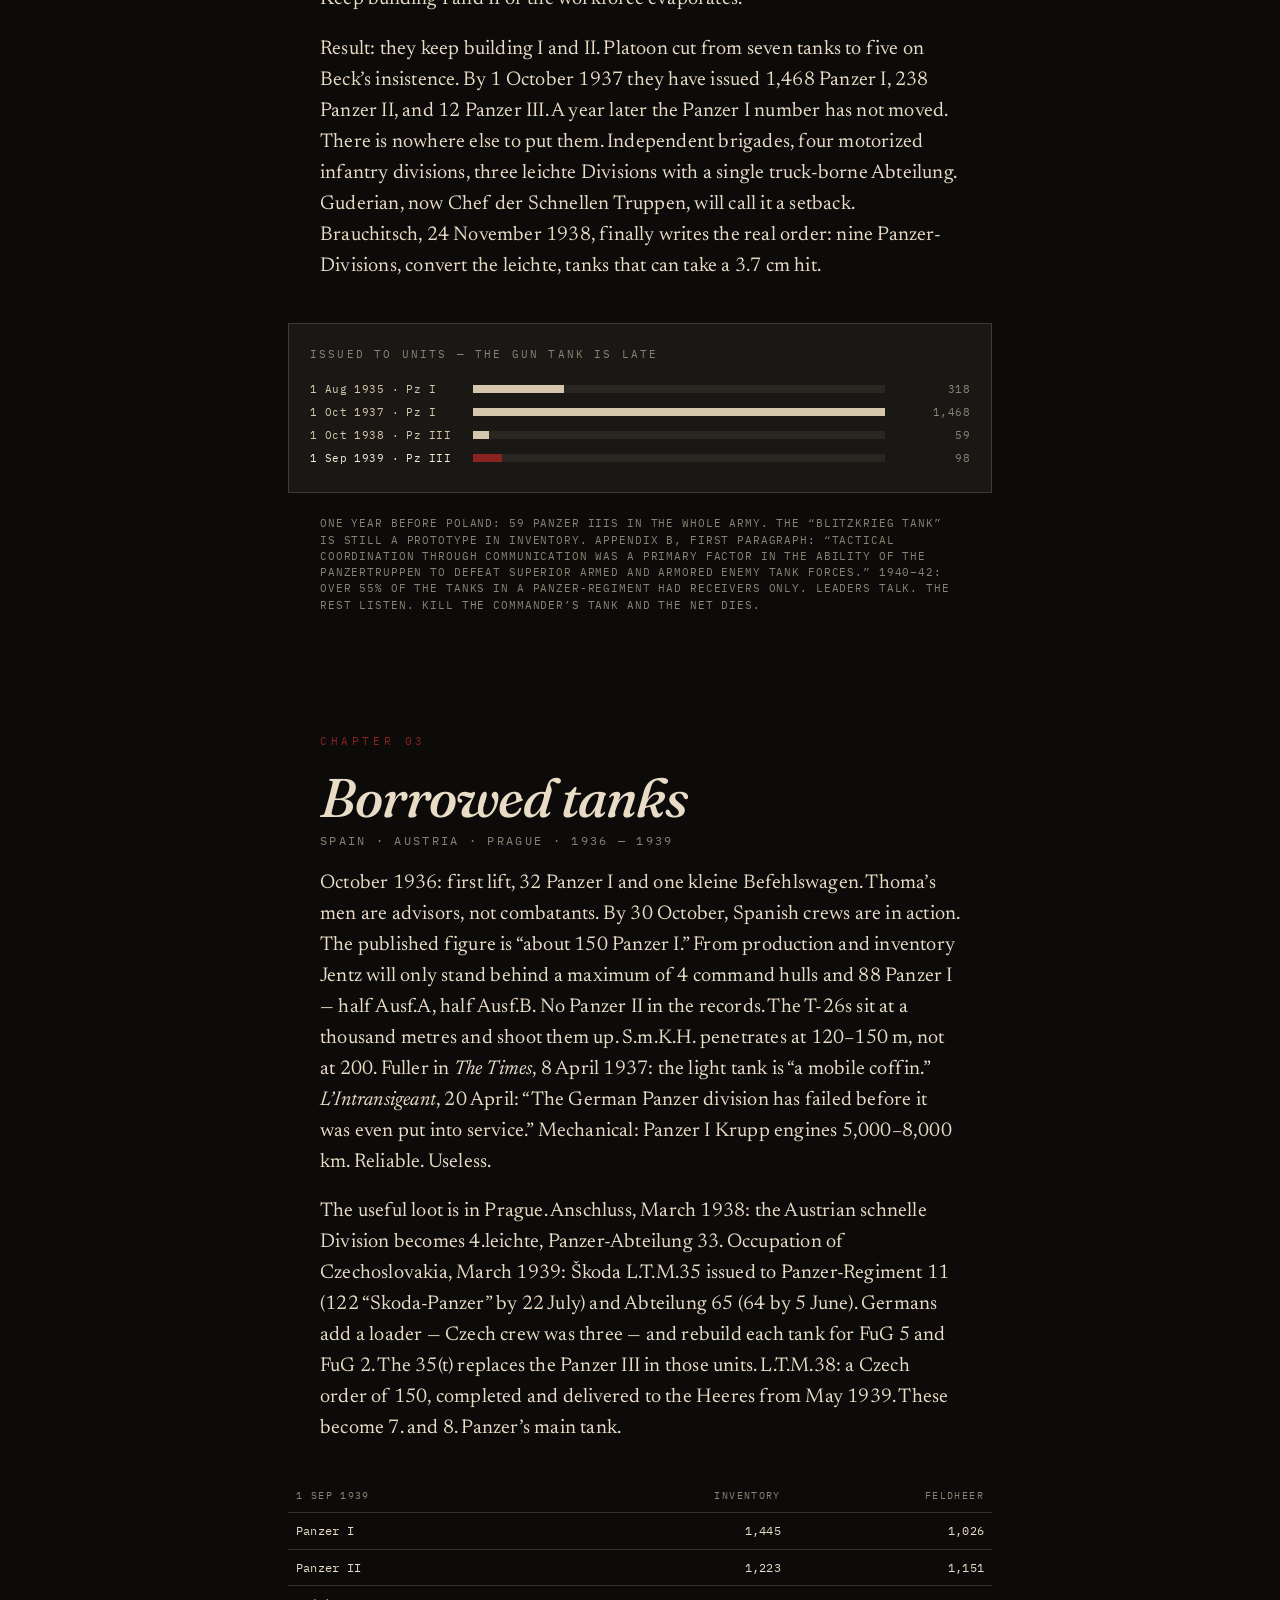
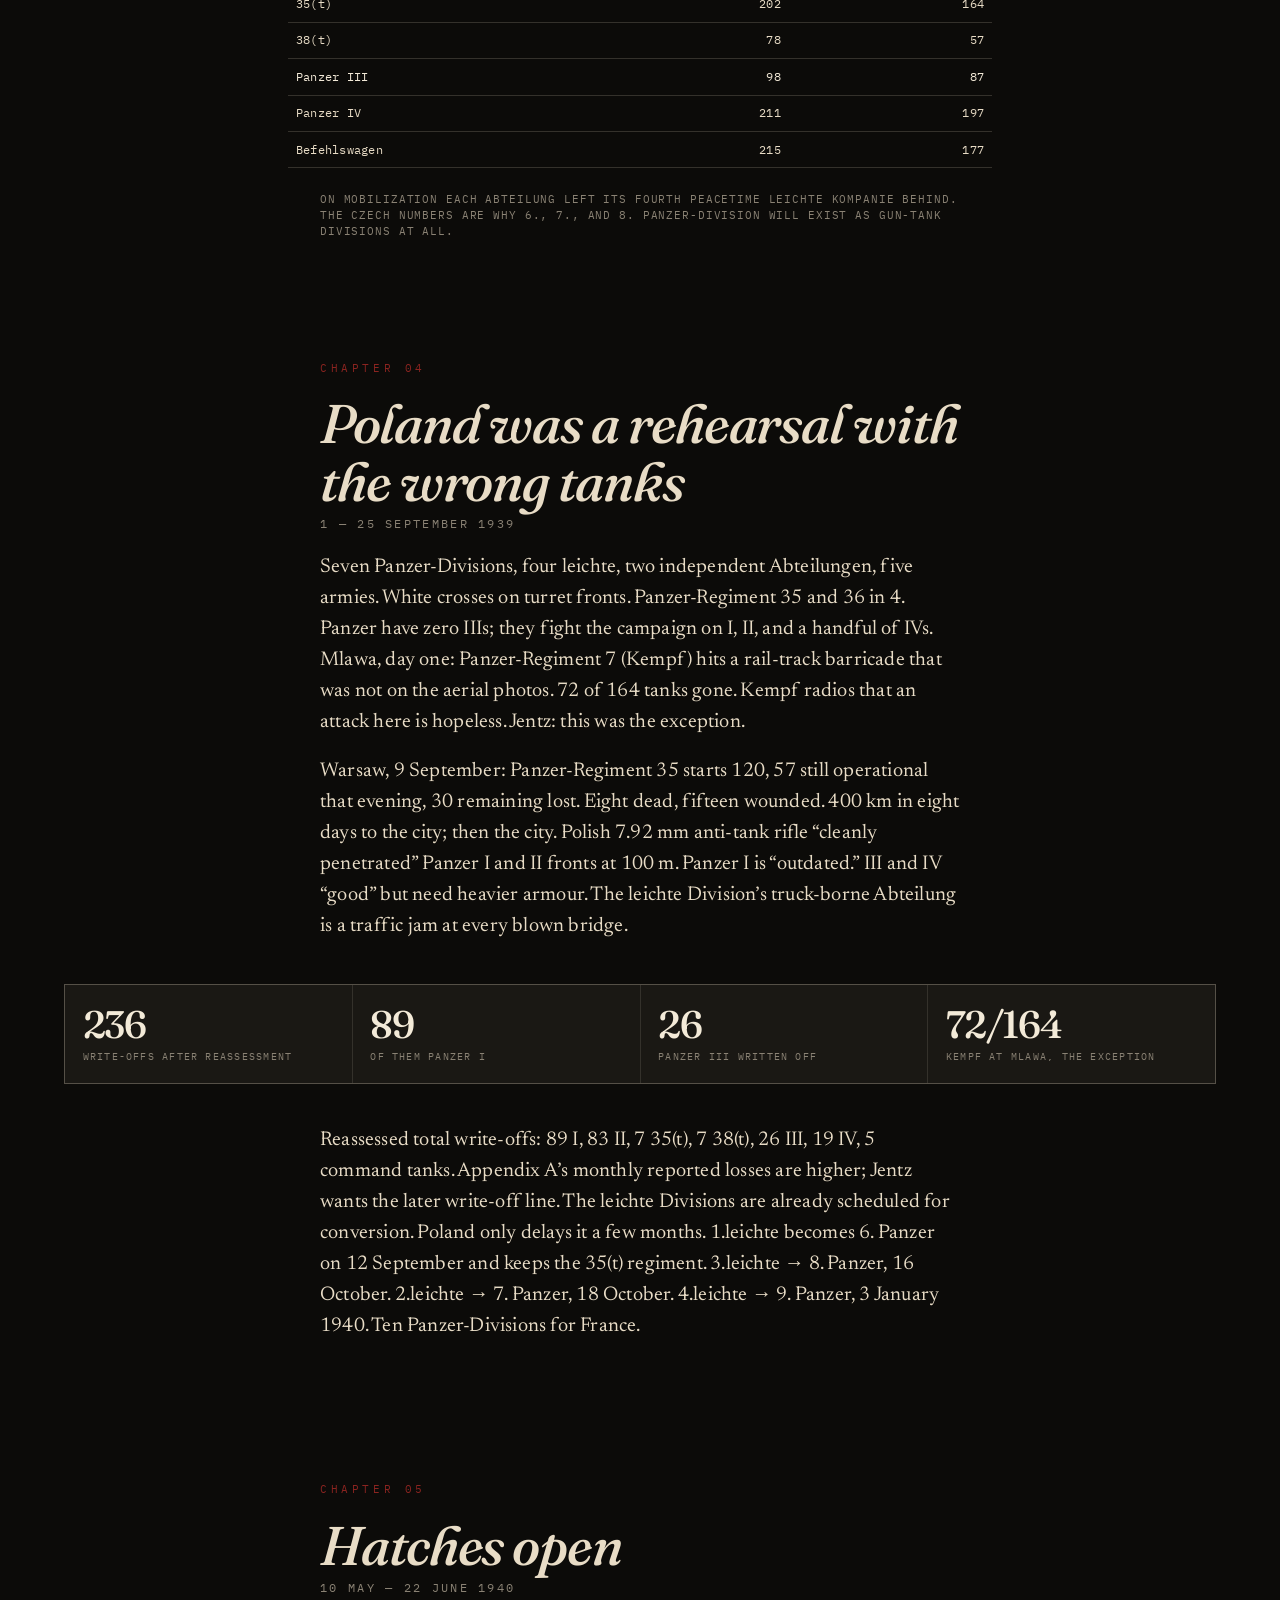
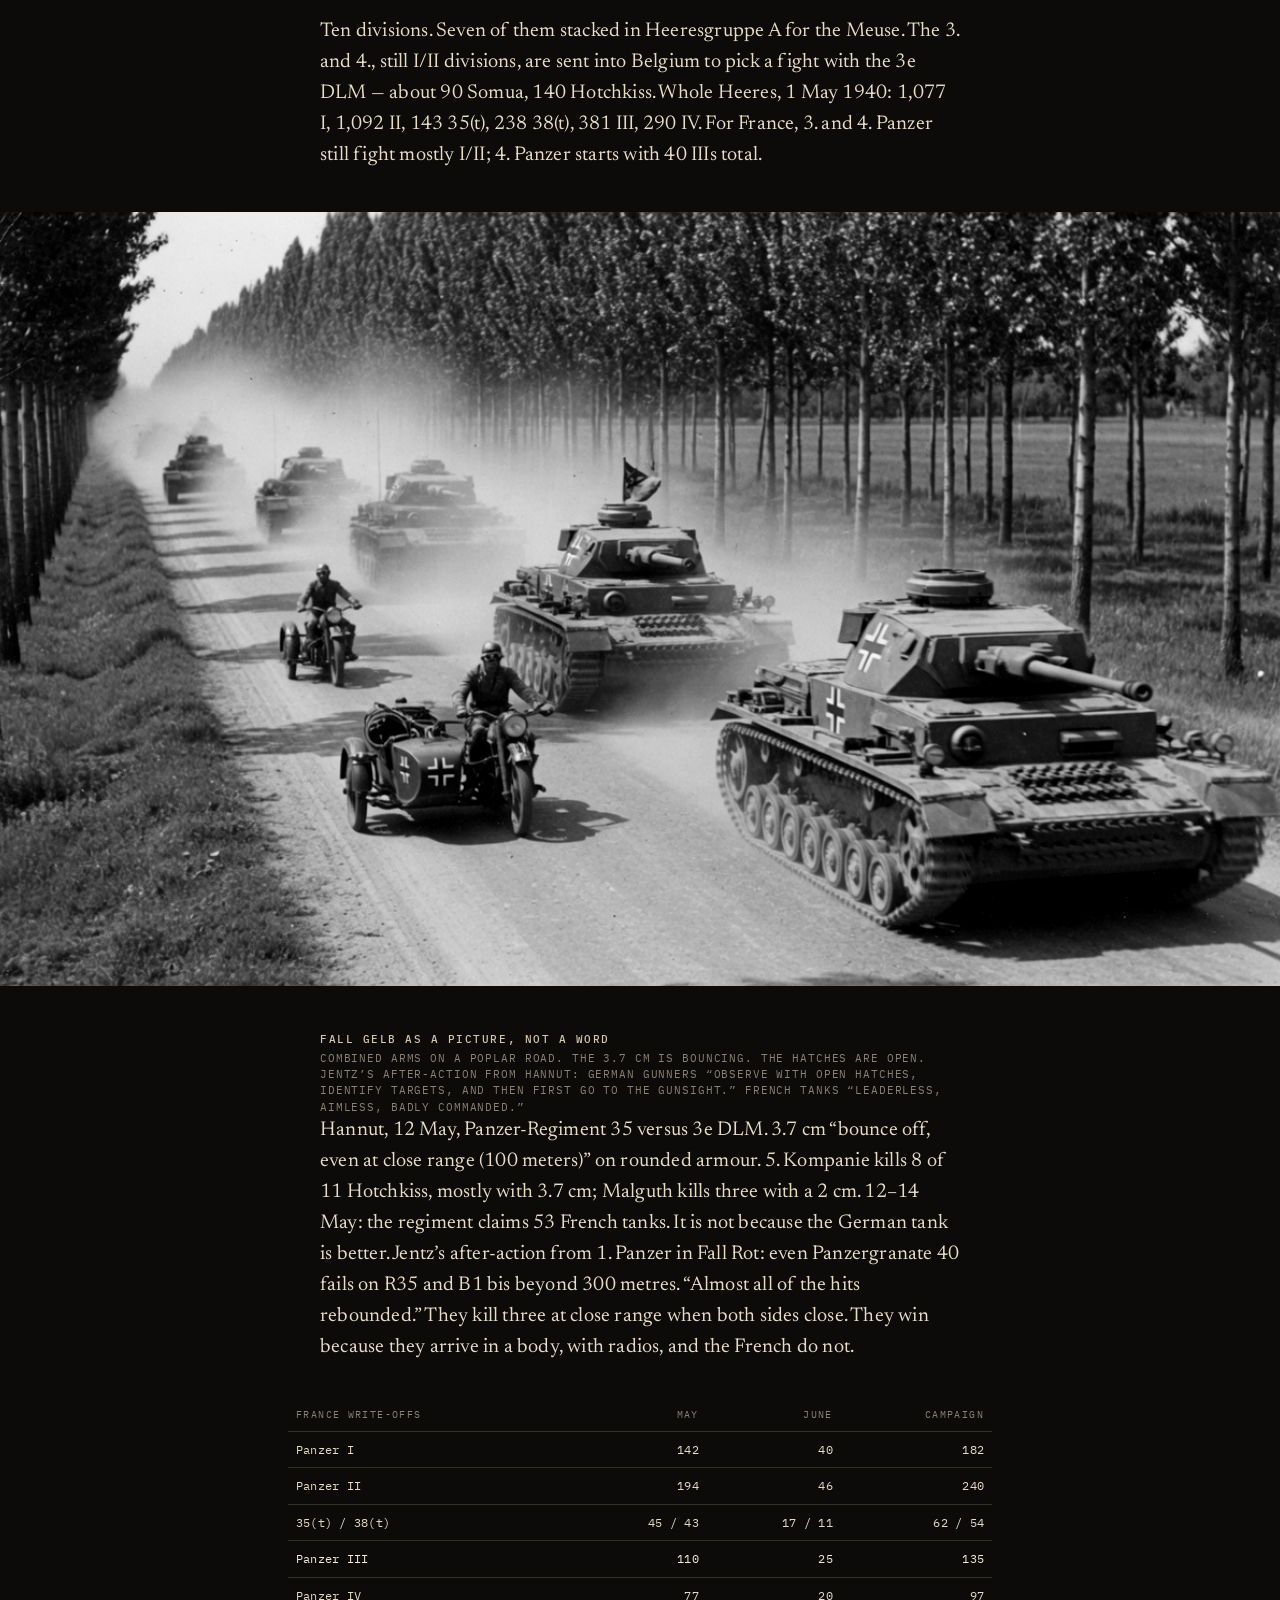
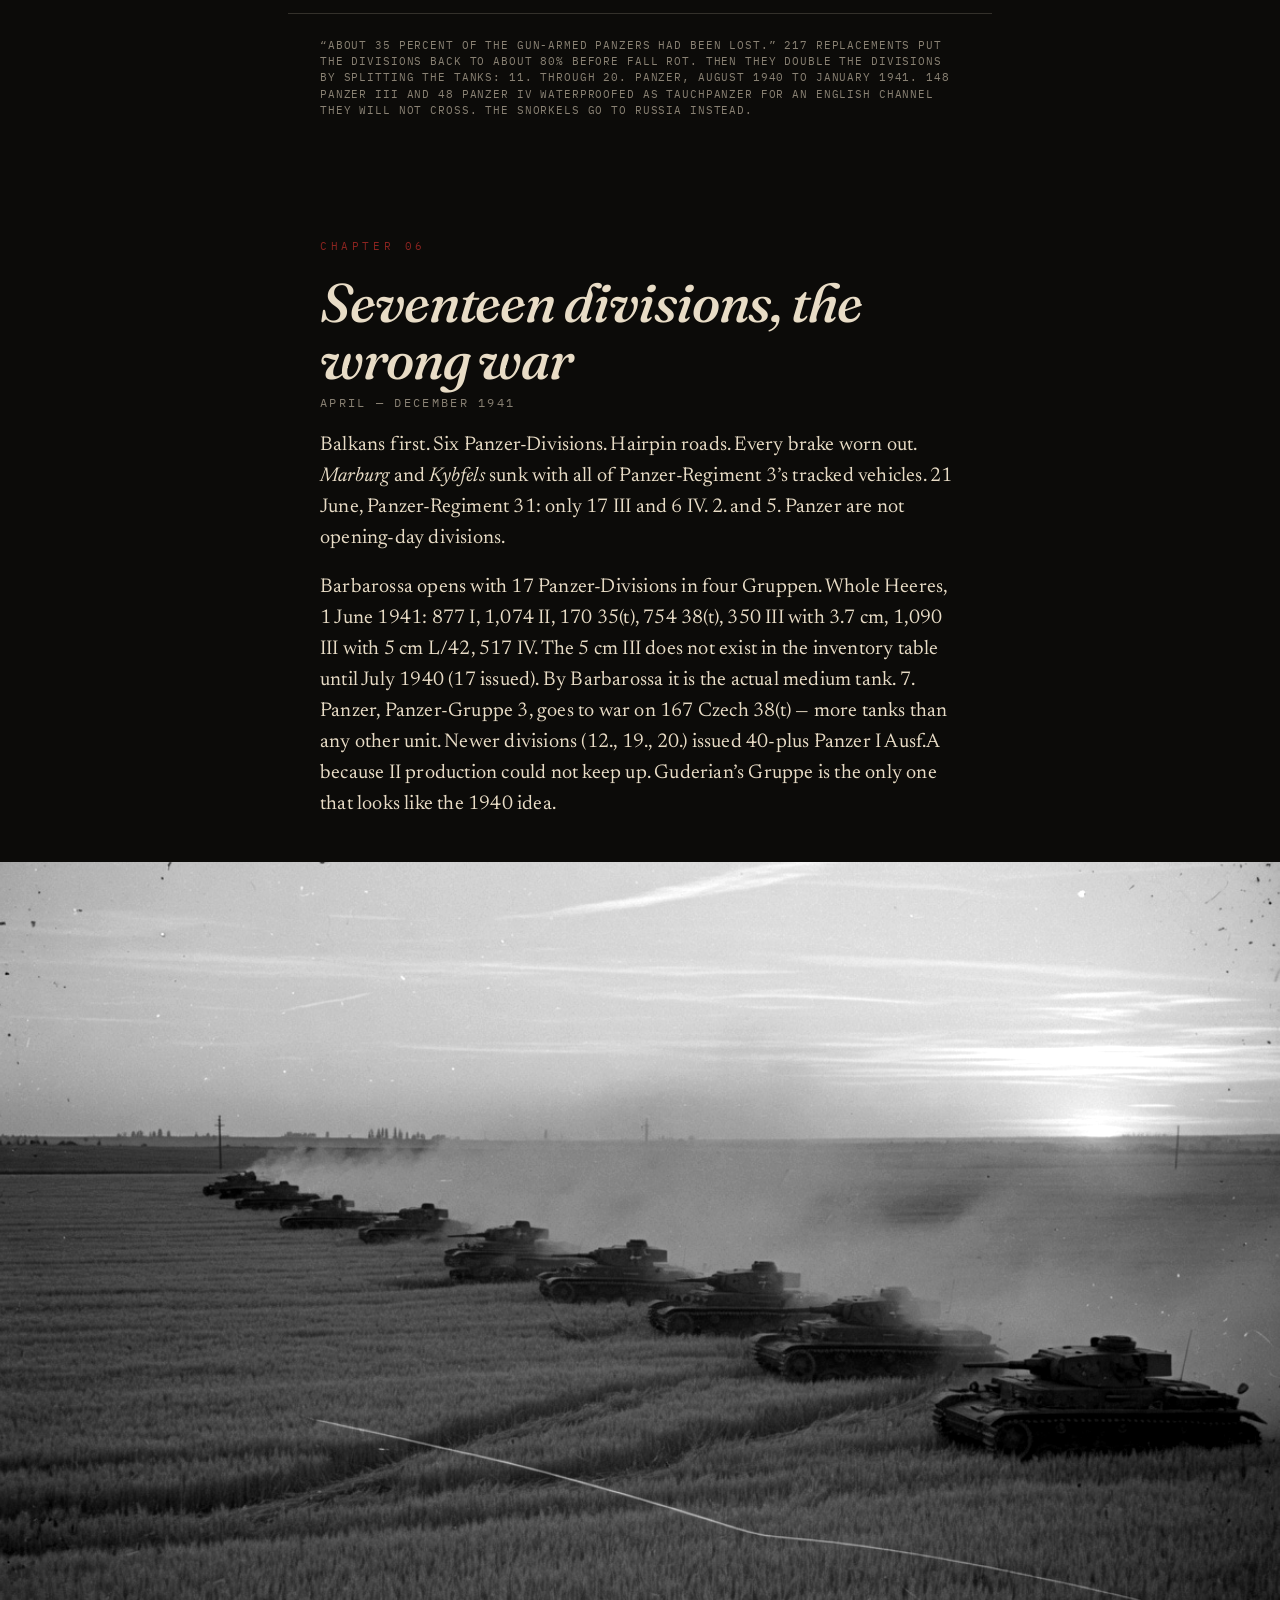
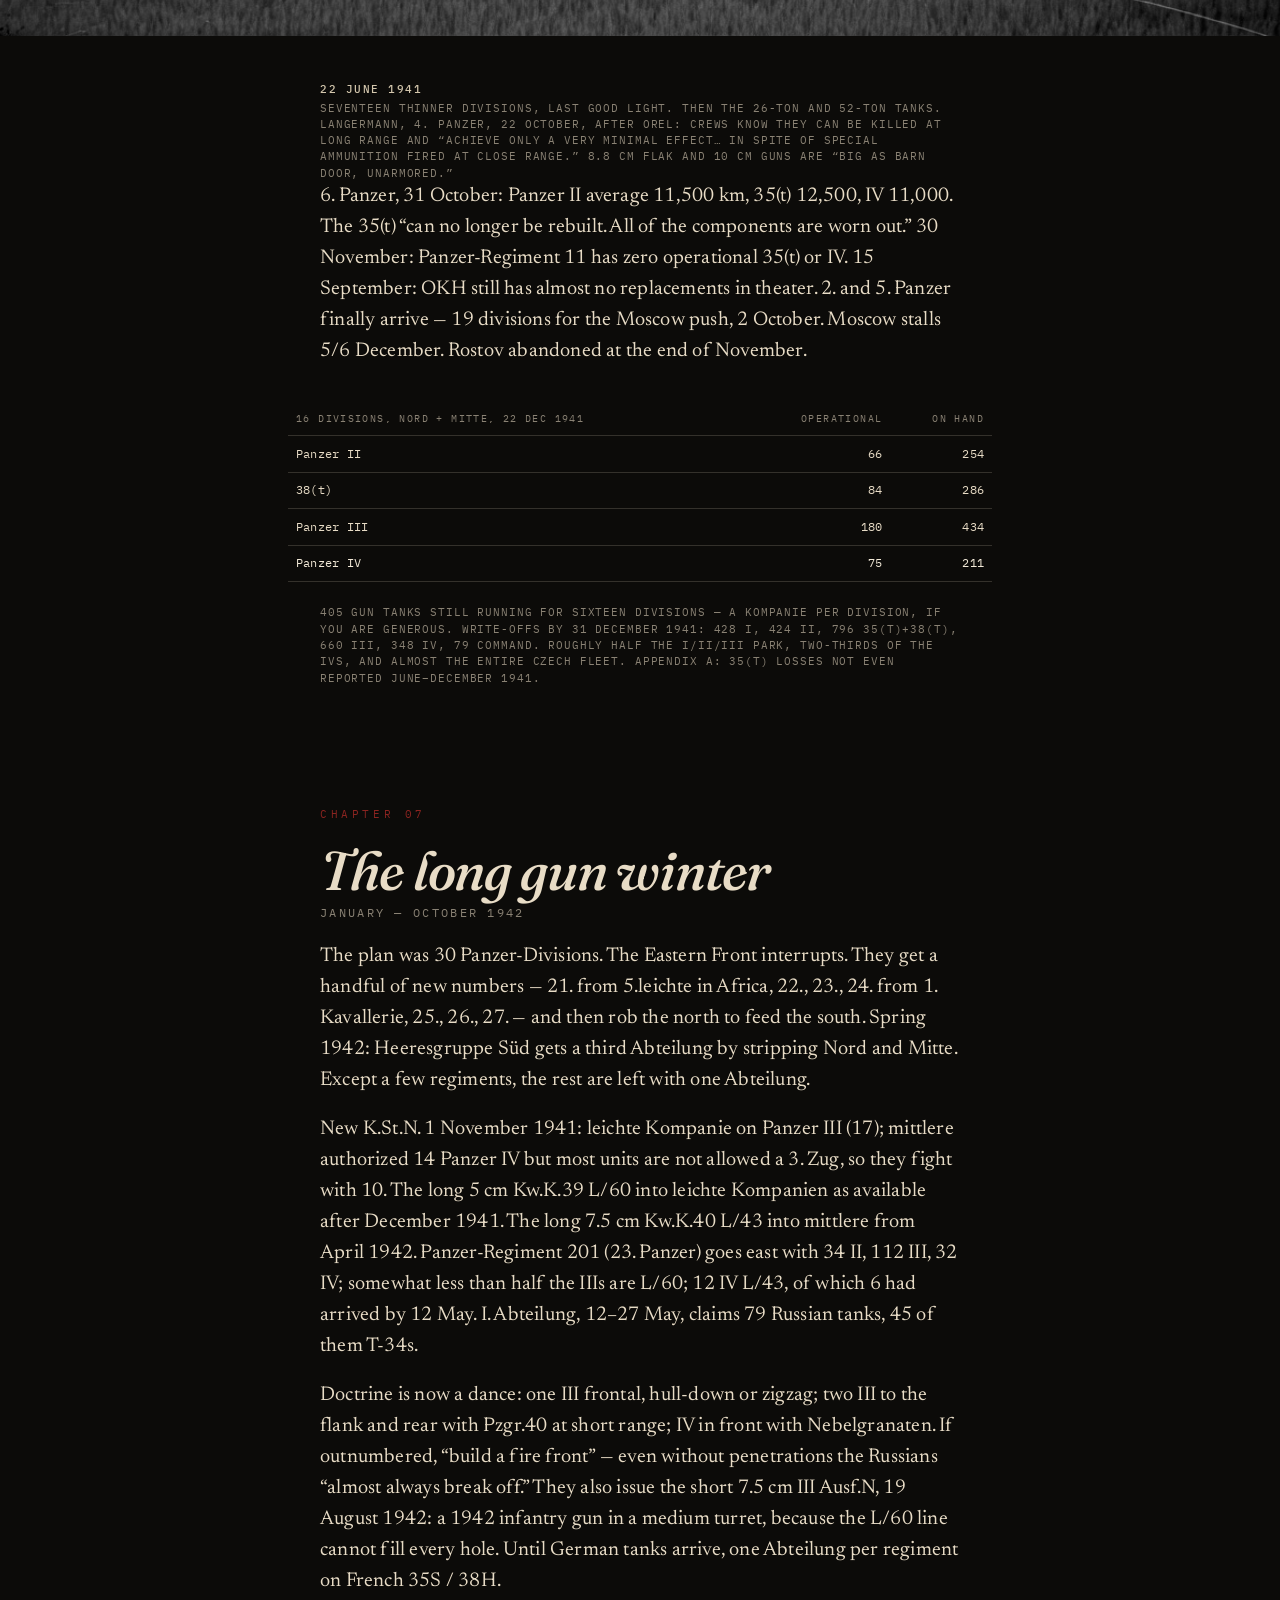
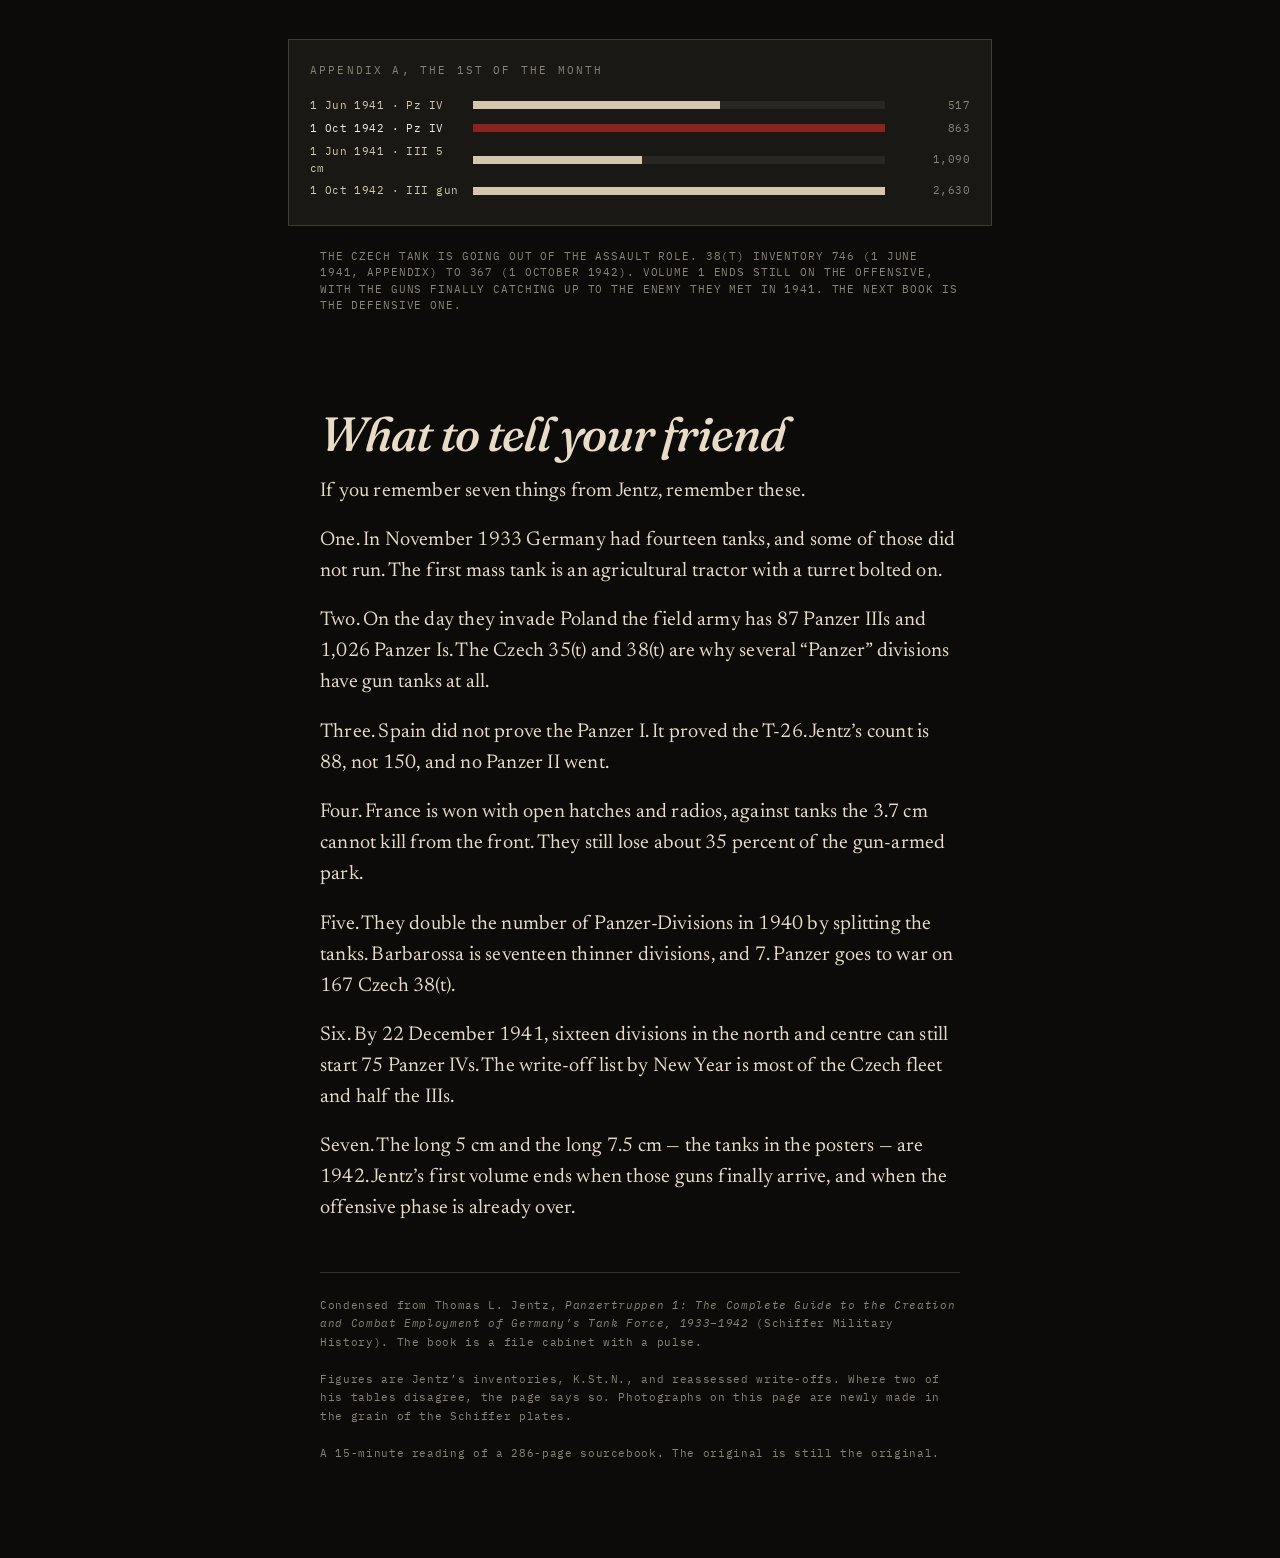
<file: site/panzertruppen/index.html>
<!DOCTYPE html>
<html lang="en">
<head>
  <meta charset="utf-8" />
  <meta name="viewport" content="width=device-width, initial-scale=1" />
  <title>The Wedge — Panzertruppen 1933–1942, condensed</title>
  <meta name="description" content="A 15-minute reading of Thomas L. Jentz’s Panzertruppen 1. On 1 September 1939 the field army had 87 Panzer IIIs and 1,026 Panzer Is. The trick was not the tank." />
  <link rel="preconnect" href="https://fonts.googleapis.com" />
  <link rel="preconnect" href="https://fonts.gstatic.com" crossorigin />
  <link href="https://fonts.googleapis.com/css2?family=Fraunces:ital,opsz,wght@0,9..144,500;1,9..144,400;1,9..144,500&family=IBM+Plex+Mono:wght@400;500&family=Newsreader:ital,opsz,wght@0,6..72,400;0,6..72,500;1,6..72,400&display=swap" rel="stylesheet" />
  <link rel="stylesheet" href="../css/style.css?v=12" />
</head>
<body>
  <div class="grain" aria-hidden="true"></div>
  <div class="progress" aria-hidden="true"></div>

  <nav class="topnav">
    <a class="mark" href="../">45&nbsp;<span>Feet</span></a>
    <div class="lib-nav" aria-label="Library">
      <a href="../submarines/">Subs</a>
      <a href="../t-34/">T-34</a>
      <a href="./" class="on">Panzers</a>
      <a href="../climate/">Climate</a>
      <a href="../deep-battle/">Deep</a>
    </div>
    <div class="chap-dots" aria-label="Chapters">
      <a href="#c1" title="The agricultural tractor"></a>
      <a href="#c2" title="Three divisions, one argument"></a>
      <a href="#c3" title="Borrowed tanks"></a>
      <a href="#c4" title="Poland"></a>
      <a href="#c5" title="France"></a>
      <a href="#c6" title="Seventeen divisions"></a>
      <a href="#c7" title="The long gun winter"></a>
    </div>
  </nav>

  <header class="hero" id="top">
    <div class="hero-media">
      <img src="../assets/panzer/hero.jpg" alt="Early German panzers in a dusty wedge on a training ground" />
    </div>
    <div class="hero-copy">
      <p class="kicker">A condensed reading of a Schiffer sourcebook</p>
      <h1>The <em>Wedge</em></h1>
      <p class="lede">On 1 September 1939 the field army had 87 Panzer IIIs and 1,026 Panzer Is. The force that stunned the world was not a fleet of gun tanks. It was an idea riding mostly machine-gun hulls, then Czech loot, then thinner divisions.</p>
      <div class="meta-row">
        <span>Thomas L. Jentz</span>
        <span class="hide-sm">Panzertruppen 1 · 1933–1942</span>
        <span>About a 15-minute read</span>
      </div>
    </div>
  </header>

  <section class="chapter" style="padding-top: 3.2rem;">
    <div class="prose">
      <p class="drop">In November 1933 the German army’s entire tank park was four Grosstraktor — two of them dead — four Leichttraktor, and six Kleintraktor chassis. The first company at Zossen trained on agricultural tractors. Six years later the same army overran Poland in a month. The trick was not the tank. The trick was pretending the tractor was a tank until the tank existed — and then discovering, in Russia, that the tank still wasn’t enough.</p>
      <p>Jentz spent twenty-five years in war diaries, K.St.N., and the Captured Records Section. He does not interpret. Guderian’s <em>Panzer Leader</em>, he says, left the small questions unanswered. How many of each type were actually with the troops on the morning? What did a company write down after the fight? Volume 1 is the offensive phase, through October 1942. The long guns people remember arrive in 1942, after the inventory that started Barbarossa has already been written off.</p>
    </div>
  </section>

  <section class="chapter" id="c1">
    <div class="prose">
      <p class="ch-num">Chapter 01</p>
      <h2>The agricultural tractor</h2>
      <p class="ch-year">Versailles · Kama · 1926 — 1935</p>
      <p>Versailles forbade <em>Panzerwagen</em>. That, Jentz writes, “simply magnified the importance of having tanks in any modern army.” April 1926: specifications for a tank disguised as Armeewagen 20. Six Grosstraktor assembled in secret at Rheinmetall, Unterlüß, August 1928 to July 1929, then shipped to Kama, near Kazan. Four Leichttraktor, 1930, same trip. Rear sprockets throw tracks; the next tank is specified with front drive. Krupp copies a Carden-Loyd. July 1933: 135 chassis, code name Landwirtschaftlicher Schlepper — painted Feldgrau, no turret, an agricultural tractor. Five extra firms get three hulls each so Germany will have an industry.</p>
    </div>

    <div class="stats">
      <div class="stat"><b>14</b><span>running tanks in the country, 1 Nov 1933</span></div>
      <div class="stat"><b>318</b><span>M.G.-Panzerwagen produced by 1 Aug 1935</span></div>
      <div class="stat"><b>12,953</b><span>men at Munster, the first experimental division</span></div>
      <div class="stat"><b>5.6%</b><span>breakdowns over 275,000 km</span></div>
    </div>

    <div class="prose">
      <p>1 November 1933: Kraftfahrlehrkommando Zossen, one Lehrtrupp, men back from Kazan. 150 Schulfahrgestell — driver hulls — begin arriving in January 1934. August 1935, Munster: they assemble a whole experimental division around 318 machine-gun tanks, 15 radio tanks, and four museum Grosstraktor pretending to be a schwere Kompanie. 4,025 wheeled vehicles, 481 tracked. Distance driven: 275,000 km, about 600 km each. 27 mechanical breakdowns. Lutz signs the report: a Panzer-Division so assembled “appears to be operationally suitable.” Smallest useful front for a whole division: about three kilometres. Do not sprinkle battalions across the infantry. Keep them in a division. Give the commander a radio.</p>
      <p>15 October 1935 they take the covers off three divisions — 1. Weimar, 2. Würzburg, 3. Berlin. Jentz’s footnote: this is not the birthday. It is the day secrecy could be dropped. Any earlier date would have admitted the units already existed.</p>
    </div>
  </section>

  <section class="chapter" id="c2">
    <div class="prose">
      <p class="ch-num">Chapter 02</p>
      <h2>Three divisions, one argument</h2>
      <p class="ch-year">1935 — 1938</p>
      <p>Then the army spends three years not building more divisions. Beck wants 48 Abteilungen and a 3.7 cm in two-thirds of the light tanks; tank-versus-tank will be the rule. The Allgemeine Heeresamt wants infantry-support machine-gun tanks at one-third the price — 150,000 RM — and says 36 Abteilungen is the realistic ceiling. The Waffenamt says a mature 3.7 cm design is not ready: about 100 Panzer III a month from 1 January 1938, about 3,000 by 1 October 1940, if the drawings freeze. Rushing produces scrap. Machine tools: about 20 million RM per factory, extra machines not in until 1 April 1937. Keep building I and II or the workforce evaporates.</p>
      <p>Result: they keep building I and II. Platoon cut from seven tanks to five on Beck’s insistence. By 1 October 1937 they have issued 1,468 Panzer I, 238 Panzer II, and 12 Panzer III. A year later the Panzer I number has not moved. There is nowhere else to put them. Independent brigades, four motorized infantry divisions, three leichte Divisions with a single truck-borne Abteilung. Guderian, now Chef der Schnellen Truppen, will call it a setback. Brauchitsch, 24 November 1938, finally writes the real order: nine Panzer-Divisions, convert the leichte, tanks that can take a 3.7 cm hit.</p>
    </div>

    <div class="diagram">
      <h3>Issued to units — the gun tank is late</h3>
      <div class="drow"><span>1 Aug 1935 · Pz I</span><div class="dbar"><i style="--w:22%"></i></div><span class="n">318</span></div>
      <div class="drow"><span>1 Oct 1937 · Pz I</span><div class="dbar"><i style="--w:100%"></i></div><span class="n">1,468</span></div>
      <div class="drow"><span>1 Oct 1938 · Pz III</span><div class="dbar"><i style="--w:4%"></i></div><span class="n">59</span></div>
      <div class="drow now"><span>1 Sep 1939 · Pz III</span><div class="dbar"><i style="--w:7%"></i></div><span class="n">98</span></div>
    </div>
    <p class="cap" style="margin-top:-1.2rem;">One year before Poland: 59 Panzer IIIs in the whole army. The “Blitzkrieg tank” is still a prototype in inventory. Appendix B, first paragraph: “Tactical coordination through communication was a primary factor in the ability of the Panzertruppen to defeat superior armed and armored enemy tank forces.” 1940–42: over 55% of the tanks in a Panzer-Regiment had receivers only. Leaders talk. The rest listen. Kill the commander’s tank and the net dies.</p>
  </section>

  <section class="chapter" id="c3">
    <div class="prose">
      <p class="ch-num">Chapter 03</p>
      <h2>Borrowed tanks</h2>
      <p class="ch-year">Spain · Austria · Prague · 1936 — 1939</p>
      <p>October 1936: first lift, 32 Panzer I and one kleine Befehlswagen. Thoma’s men are advisors, not combatants. By 30 October, Spanish crews are in action. The published figure is “about 150 Panzer I.” From production and inventory Jentz will only stand behind a maximum of 4 command hulls and 88 Panzer I — half Ausf.A, half Ausf.B. No Panzer II in the records. The T-26s sit at a thousand metres and shoot them up. S.m.K.H. penetrates at 120–150 m, not at 200. Fuller in <em>The Times</em>, 8 April 1937: the light tank is “a mobile coffin.” <em>L’Intransigeant</em>, 20 April: “The German Panzer division has failed before it was even put into service.” Mechanical: Panzer I Krupp engines 5,000–8,000 km. Reliable. Useless.</p>
      <p>The useful loot is in Prague. Anschluss, March 1938: the Austrian schnelle Division becomes 4.leichte, Panzer-Abteilung 33. Occupation of Czechoslovakia, March 1939: Škoda L.T.M.35 issued to Panzer-Regiment 11 (122 “Skoda-Panzer” by 22 July) and Abteilung 65 (64 by 5 June). Germans add a loader — Czech crew was three — and rebuild each tank for FuG 5 and FuG 2. The 35(t) replaces the Panzer III in those units. L.T.M.38: a Czech order of 150, completed and delivered to the Heeres from May 1939. These become 7. and 8. Panzer’s main tank.</p>
    </div>

    <div class="table-wrap">
      <table class="data">
        <thead>
          <tr><th>1 Sep 1939</th><th class="r">Inventory</th><th class="r">Feldheer</th></tr>
        </thead>
        <tbody>
          <tr><td>Panzer I</td><td class="r">1,445</td><td class="r">1,026</td></tr>
          <tr><td>Panzer II</td><td class="r">1,223</td><td class="r">1,151</td></tr>
          <tr><td>35(t)</td><td class="r">202</td><td class="r">164</td></tr>
          <tr><td>38(t)</td><td class="r">78</td><td class="r">57</td></tr>
          <tr class="hi"><td>Panzer III</td><td class="r">98</td><td class="r">87</td></tr>
          <tr><td>Panzer IV</td><td class="r">211</td><td class="r">197</td></tr>
          <tr><td>Befehlswagen</td><td class="r">215</td><td class="r">177</td></tr>
        </tbody>
      </table>
    </div>
    <p class="cap" style="margin-top:-1.2rem;">On mobilization each Abteilung left its fourth peacetime leichte Kompanie behind. The Czech numbers are why 6., 7., and 8. Panzer-Division will exist as gun-tank divisions at all.</p>
  </section>

  <section class="chapter" id="c4">
    <div class="prose">
      <p class="ch-num">Chapter 04</p>
      <h2>Poland was a rehearsal with the wrong tanks</h2>
      <p class="ch-year">1 — 25 September 1939</p>
      <p>Seven Panzer-Divisions, four leichte, two independent Abteilungen, five armies. White crosses on turret fronts. Panzer-Regiment 35 and 36 in 4. Panzer have zero IIIs; they fight the campaign on I, II, and a handful of IVs. Mlawa, day one: Panzer-Regiment 7 (Kempf) hits a rail-track barricade that was not on the aerial photos. 72 of 164 tanks gone. Kempf radios that an attack here is hopeless. Jentz: this was the exception.</p>
      <p>Warsaw, 9 September: Panzer-Regiment 35 starts 120, 57 still operational that evening, 30 remaining lost. Eight dead, fifteen wounded. 400 km in eight days to the city; then the city. Polish 7.92 mm anti-tank rifle “cleanly penetrated” Panzer I and II fronts at 100 m. Panzer I is “outdated.” III and IV “good” but need heavier armour. The leichte Division’s truck-borne Abteilung is a traffic jam at every blown bridge.</p>
    </div>

    <div class="stats">
      <div class="stat"><b>236</b><span>write-offs after reassessment</span></div>
      <div class="stat"><b>89</b><span>of them Panzer I</span></div>
      <div class="stat"><b>26</b><span>Panzer III written off</span></div>
      <div class="stat"><b>72/164</b><span>Kempf at Mlawa, the exception</span></div>
    </div>

    <div class="prose">
      <p>Reassessed total write-offs: 89 I, 83 II, 7 35(t), 7 38(t), 26 III, 19 IV, 5 command tanks. Appendix A’s monthly reported losses are higher; Jentz wants the later write-off line. The leichte Divisions are already scheduled for conversion. Poland only delays it a few months. 1.leichte becomes 6. Panzer on 12 September and keeps the 35(t) regiment. 3.leichte → 8. Panzer, 16 October. 2.leichte → 7. Panzer, 18 October. 4.leichte → 9. Panzer, 3 January 1940. Ten Panzer-Divisions for France.</p>
    </div>
  </section>

  <section class="chapter" id="c5">
    <div class="prose">
      <p class="ch-num">Chapter 05</p>
      <h2>Hatches open</h2>
      <p class="ch-year">10 May — 22 June 1940</p>
      <p>Ten divisions. Seven of them stacked in Heeresgruppe A for the Meuse. The 3. and 4., still I/II divisions, are sent into Belgium to pick a fight with the 3e DLM — about 90 Somua, 140 Hotchkiss. Whole Heeres, 1 May 1940: 1,077 I, 1,092 II, 143 35(t), 238 38(t), 381 III, 290 IV. For France, 3. and 4. Panzer still fight mostly I/II; 4. Panzer starts with 40 IIIs total.</p>
    </div>

    <figure class="bleed">
      <img src="../assets/panzer/france.jpg" alt="Panzer III and IV column on a poplar-lined French road with motorcycle escort" />
    </figure>
    <p class="cap"><strong>Fall Gelb as a picture, not a word</strong> Combined arms on a poplar road. The 3.7 cm is bouncing. The hatches are open. Jentz’s after-action from Hannut: German gunners “observe with open hatches, identify targets, and then first go to the gunsight.” French tanks “leaderless, aimless, badly commanded.”</p>

    <div class="prose">
      <p>Hannut, 12 May, Panzer-Regiment 35 versus 3e DLM. 3.7 cm “bounce off, even at close range (100 meters)” on rounded armour. 5. Kompanie kills 8 of 11 Hotchkiss, mostly with 3.7 cm; Malguth kills three with a 2 cm. 12–14 May: the regiment claims 53 French tanks. It is not because the German tank is better. Jentz’s after-action from 1. Panzer in Fall Rot: even Panzergranate 40 fails on R35 and B1 bis beyond 300 metres. “Almost all of the hits rebounded.” They kill three at close range when both sides close. They win because they arrive in a body, with radios, and the French do not.</p>
    </div>

    <div class="table-wrap">
      <table class="data">
        <thead>
          <tr><th>France write-offs</th><th class="r">May</th><th class="r">June</th><th class="r">Campaign</th></tr>
        </thead>
        <tbody>
          <tr><td>Panzer I</td><td class="r">142</td><td class="r">40</td><td class="r">182</td></tr>
          <tr><td>Panzer II</td><td class="r">194</td><td class="r">46</td><td class="r">240</td></tr>
          <tr><td>35(t) / 38(t)</td><td class="r">45 / 43</td><td class="r">17 / 11</td><td class="r">62 / 54</td></tr>
          <tr class="hi"><td>Panzer III</td><td class="r">110</td><td class="r">25</td><td class="r">135</td></tr>
          <tr><td>Panzer IV</td><td class="r">77</td><td class="r">20</td><td class="r">97</td></tr>
        </tbody>
      </table>
    </div>
    <p class="cap" style="margin-top:-1.2rem;">“About 35 percent of the gun-armed Panzers had been lost.” 217 replacements put the divisions back to about 80% before Fall Rot. Then they double the divisions by splitting the tanks: 11. through 20. Panzer, August 1940 to January 1941. 148 Panzer III and 48 Panzer IV waterproofed as Tauchpanzer for an English Channel they will not cross. The snorkels go to Russia instead.</p>
  </section>

  <section class="chapter" id="c6">
    <div class="prose">
      <p class="ch-num">Chapter 06</p>
      <h2>Seventeen divisions, the wrong war</h2>
      <p class="ch-year">April — December 1941</p>
      <p>Balkans first. Six Panzer-Divisions. Hairpin roads. Every brake worn out. <em>Marburg</em> and <em>Kybfels</em> sunk with all of Panzer-Regiment 3’s tracked vehicles. 21 June, Panzer-Regiment 31: only 17 III and 6 IV. 2. and 5. Panzer are not opening-day divisions.</p>
      <p>Barbarossa opens with 17 Panzer-Divisions in four Gruppen. Whole Heeres, 1 June 1941: 877 I, 1,074 II, 170 35(t), 754 38(t), 350 III with 3.7 cm, 1,090 III with 5 cm L/42, 517 IV. The 5 cm III does not exist in the inventory table until July 1940 (17 issued). By Barbarossa it is the actual medium tank. 7. Panzer, Panzer-Gruppe 3, goes to war on 167 Czech 38(t) — more tanks than any other unit. Newer divisions (12., 19., 20.) issued 40-plus Panzer I Ausf.A because II production could not keep up. Guderian’s Gruppe is the only one that looks like the 1940 idea.</p>
    </div>

    <figure class="bleed">
      <img src="../assets/panzer/barbarossa.jpg" alt="A wedge of German panzers advancing across a Ukrainian wheat field at dawn" />
    </figure>
    <p class="cap"><strong>22 June 1941</strong> Seventeen thinner divisions, last good light. Then the 26-ton and 52-ton tanks. Langermann, 4. Panzer, 22 October, after Orel: crews know they can be killed at long range and “achieve only a very minimal effect… in spite of special ammunition fired at close range.” 8.8 cm Flak and 10 cm guns are “big as barn door, unarmored.”</p>

    <div class="prose">
      <p>6. Panzer, 31 October: Panzer II average 11,500 km, 35(t) 12,500, IV 11,000. The 35(t) “can no longer be rebuilt. All of the components are worn out.” 30 November: Panzer-Regiment 11 has zero operational 35(t) or IV. 15 September: OKH still has almost no replacements in theater. 2. and 5. Panzer finally arrive — 19 divisions for the Moscow push, 2 October. Moscow stalls 5/6 December. Rostov abandoned at the end of November.</p>
    </div>

    <div class="table-wrap">
      <table class="data">
        <thead>
          <tr><th>16 divisions, Nord + Mitte, 22 Dec 1941</th><th class="r">Operational</th><th class="r">On hand</th></tr>
        </thead>
        <tbody>
          <tr><td>Panzer II</td><td class="r">66</td><td class="r">254</td></tr>
          <tr><td>38(t)</td><td class="r">84</td><td class="r">286</td></tr>
          <tr><td>Panzer III</td><td class="r">180</td><td class="r">434</td></tr>
          <tr class="hi"><td>Panzer IV</td><td class="r">75</td><td class="r">211</td></tr>
        </tbody>
      </table>
    </div>
    <p class="cap" style="margin-top:-1.2rem;">405 gun tanks still running for sixteen divisions — a Kompanie per division, if you are generous. Write-offs by 31 December 1941: 428 I, 424 II, 796 35(t)+38(t), 660 III, 348 IV, 79 command. Roughly half the I/II/III park, two-thirds of the IVs, and almost the entire Czech fleet. Appendix A: 35(t) losses not even reported June–December 1941.</p>
  </section>

  <section class="chapter" id="c7">
    <div class="prose">
      <p class="ch-num">Chapter 07</p>
      <h2>The long gun winter</h2>
      <p class="ch-year">January — October 1942</p>
      <p>The plan was 30 Panzer-Divisions. The Eastern Front interrupts. They get a handful of new numbers — 21. from 5.leichte in Africa, 22., 23., 24. from 1. Kavallerie, 25., 26., 27. — and then rob the north to feed the south. Spring 1942: Heeresgruppe Süd gets a third Abteilung by stripping Nord and Mitte. Except a few regiments, the rest are left with one Abteilung.</p>
      <p>New K.St.N. 1 November 1941: leichte Kompanie on Panzer III (17); mittlere authorized 14 Panzer IV but most units are not allowed a 3. Zug, so they fight with 10. The long 5 cm Kw.K.39 L/60 into leichte Kompanien as available after December 1941. The long 7.5 cm Kw.K.40 L/43 into mittlere from April 1942. Panzer-Regiment 201 (23. Panzer) goes east with 34 II, 112 III, 32 IV; somewhat less than half the IIIs are L/60; 12 IV L/43, of which 6 had arrived by 12 May. I. Abteilung, 12–27 May, claims 79 Russian tanks, 45 of them T-34s.</p>
      <p>Doctrine is now a dance: one III frontal, hull-down or zigzag; two III to the flank and rear with Pzgr.40 at short range; IV in front with Nebelgranaten. If outnumbered, “build a fire front” — even without penetrations the Russians “almost always break off.” They also issue the short 7.5 cm III Ausf.N, 19 August 1942: a 1942 infantry gun in a medium turret, because the L/60 line cannot fill every hole. Until German tanks arrive, one Abteilung per regiment on French 35S / 38H.</p>
    </div>

    <div class="diagram">
      <h3>Appendix A, the 1st of the month</h3>
      <div class="drow"><span>1 Jun 1941 · Pz IV</span><div class="dbar"><i style="--w:60%"></i></div><span class="n">517</span></div>
      <div class="drow now"><span>1 Oct 1942 · Pz IV</span><div class="dbar"><i style="--w:100%"></i></div><span class="n">863</span></div>
      <div class="drow"><span>1 Jun 1941 · III 5 cm</span><div class="dbar"><i style="--w:41%"></i></div><span class="n">1,090</span></div>
      <div class="drow"><span>1 Oct 1942 · III gun</span><div class="dbar"><i style="--w:100%"></i></div><span class="n">2,630</span></div>
    </div>
    <p class="cap" style="margin-top:-1.2rem;">The Czech tank is going out of the assault role. 38(t) inventory 746 (1 June 1941, appendix) to 367 (1 October 1942). Volume 1 ends still on the offensive, with the guns finally catching up to the enemy they met in 1941. The next book is the defensive one.</p>
  </section>

  <section class="chapter closer">
    <div class="prose">
      <h2>What to tell your friend</h2>
      <p>If you remember seven things from Jentz, remember these.</p>
      <p>One. In November 1933 Germany had fourteen tanks, and some of those did not run. The first mass tank is an agricultural tractor with a turret bolted on.</p>
      <p>Two. On the day they invade Poland the field army has 87 Panzer IIIs and 1,026 Panzer Is. The Czech 35(t) and 38(t) are why several “Panzer” divisions have gun tanks at all.</p>
      <p>Three. Spain did not prove the Panzer I. It proved the T-26. Jentz’s count is 88, not 150, and no Panzer II went.</p>
      <p>Four. France is won with open hatches and radios, against tanks the 3.7 cm cannot kill from the front. They still lose about 35 percent of the gun-armed park.</p>
      <p>Five. They double the number of Panzer-Divisions in 1940 by splitting the tanks. Barbarossa is seventeen thinner divisions, and 7. Panzer goes to war on 167 Czech 38(t).</p>
      <p>Six. By 22 December 1941, sixteen divisions in the north and centre can still start 75 Panzer IVs. The write-off list by New Year is most of the Czech fleet and half the IIIs.</p>
      <p>Seven. The long 5 cm and the long 7.5 cm — the tanks in the posters — are 1942. Jentz’s first volume ends when those guns finally arrive, and when the offensive phase is already over.</p>
    </div>
    <div class="colophon">
      Condensed from Thomas L. Jentz, <em>Panzertruppen 1: The Complete Guide to the Creation and Combat Employment of Germany’s Tank Force, 1933–1942</em>
      (Schiffer Military History). The book is a file cabinet with a pulse.
      <br /><br />
      Figures are Jentz’s inventories, K.St.N., and reassessed write-offs. Where two of his tables disagree, the page says so.
      Photographs on this page are newly made in the grain of the Schiffer plates.
      <br /><br />
      A 15-minute reading of a 286-page sourcebook. The original is still the original.
    </div>
  </section>

  <script src="../js/app.js?v=12"></script>
</body>
</html>
</file>
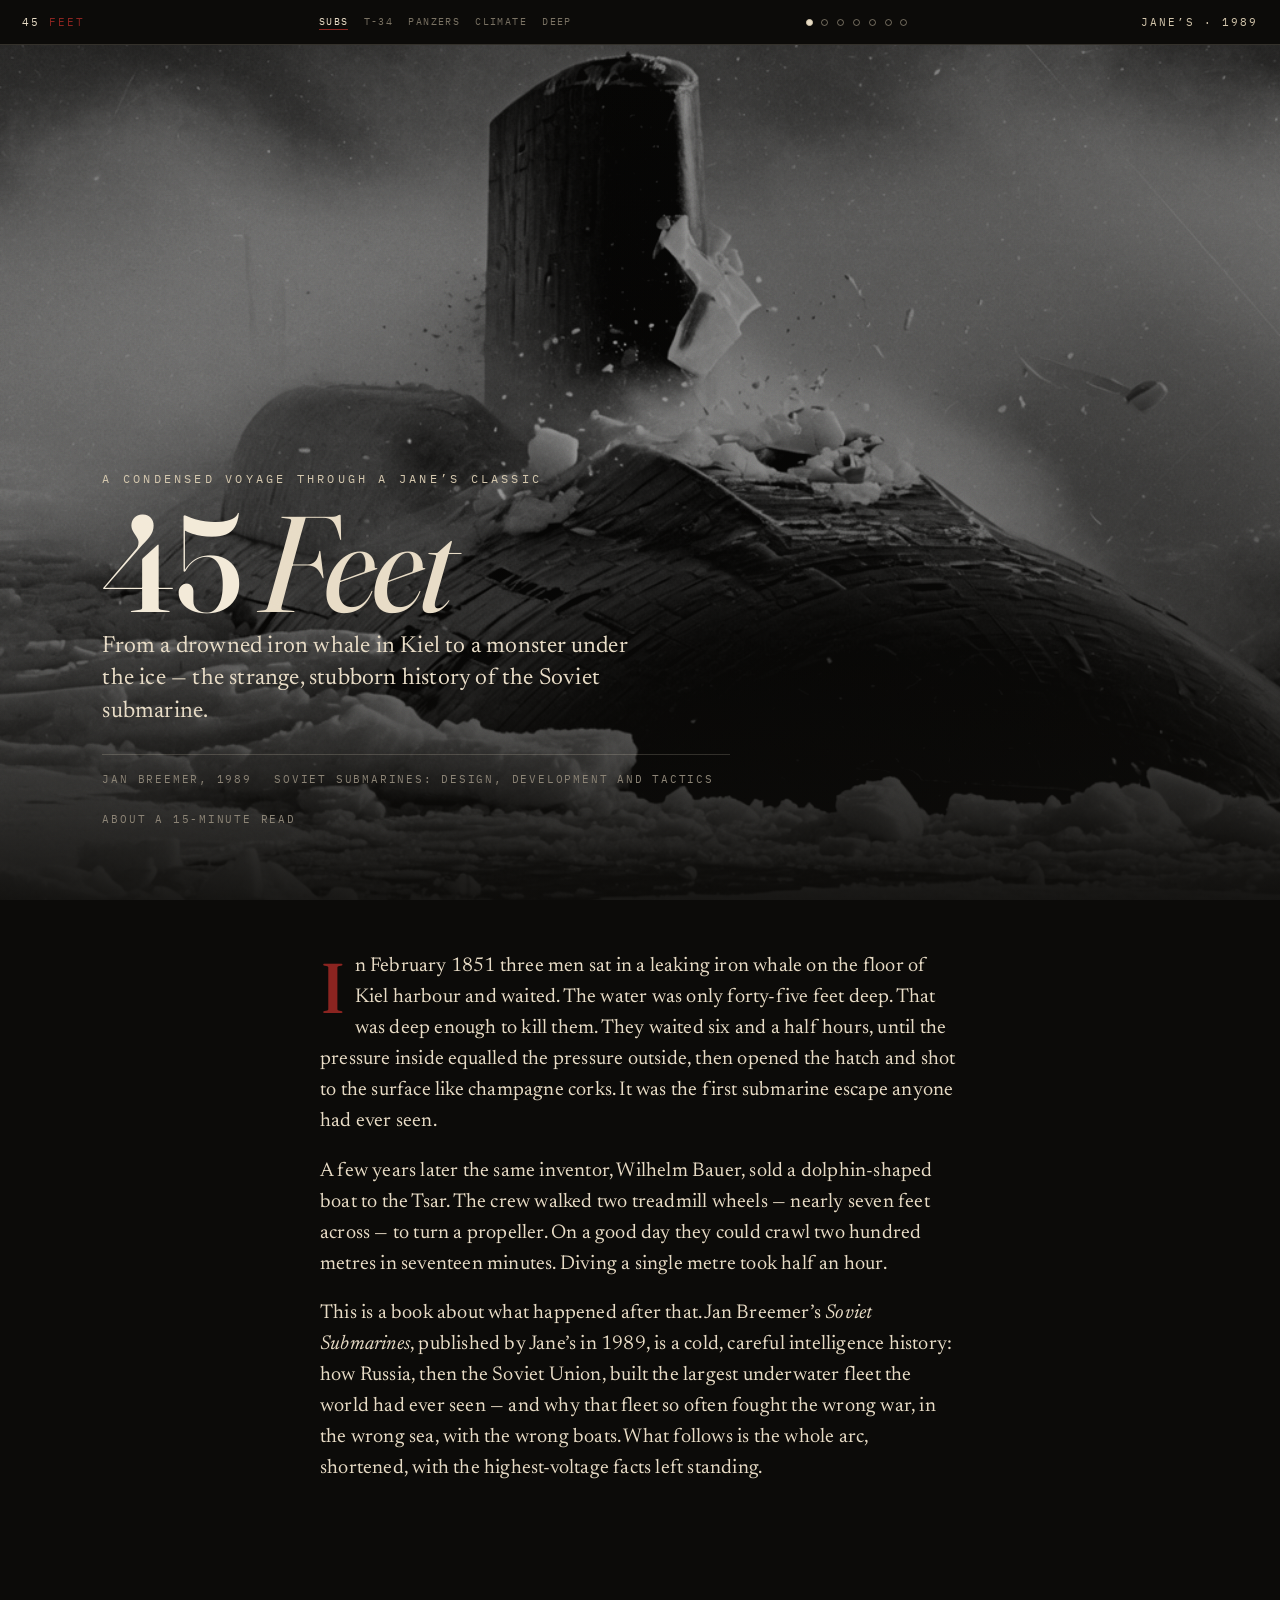
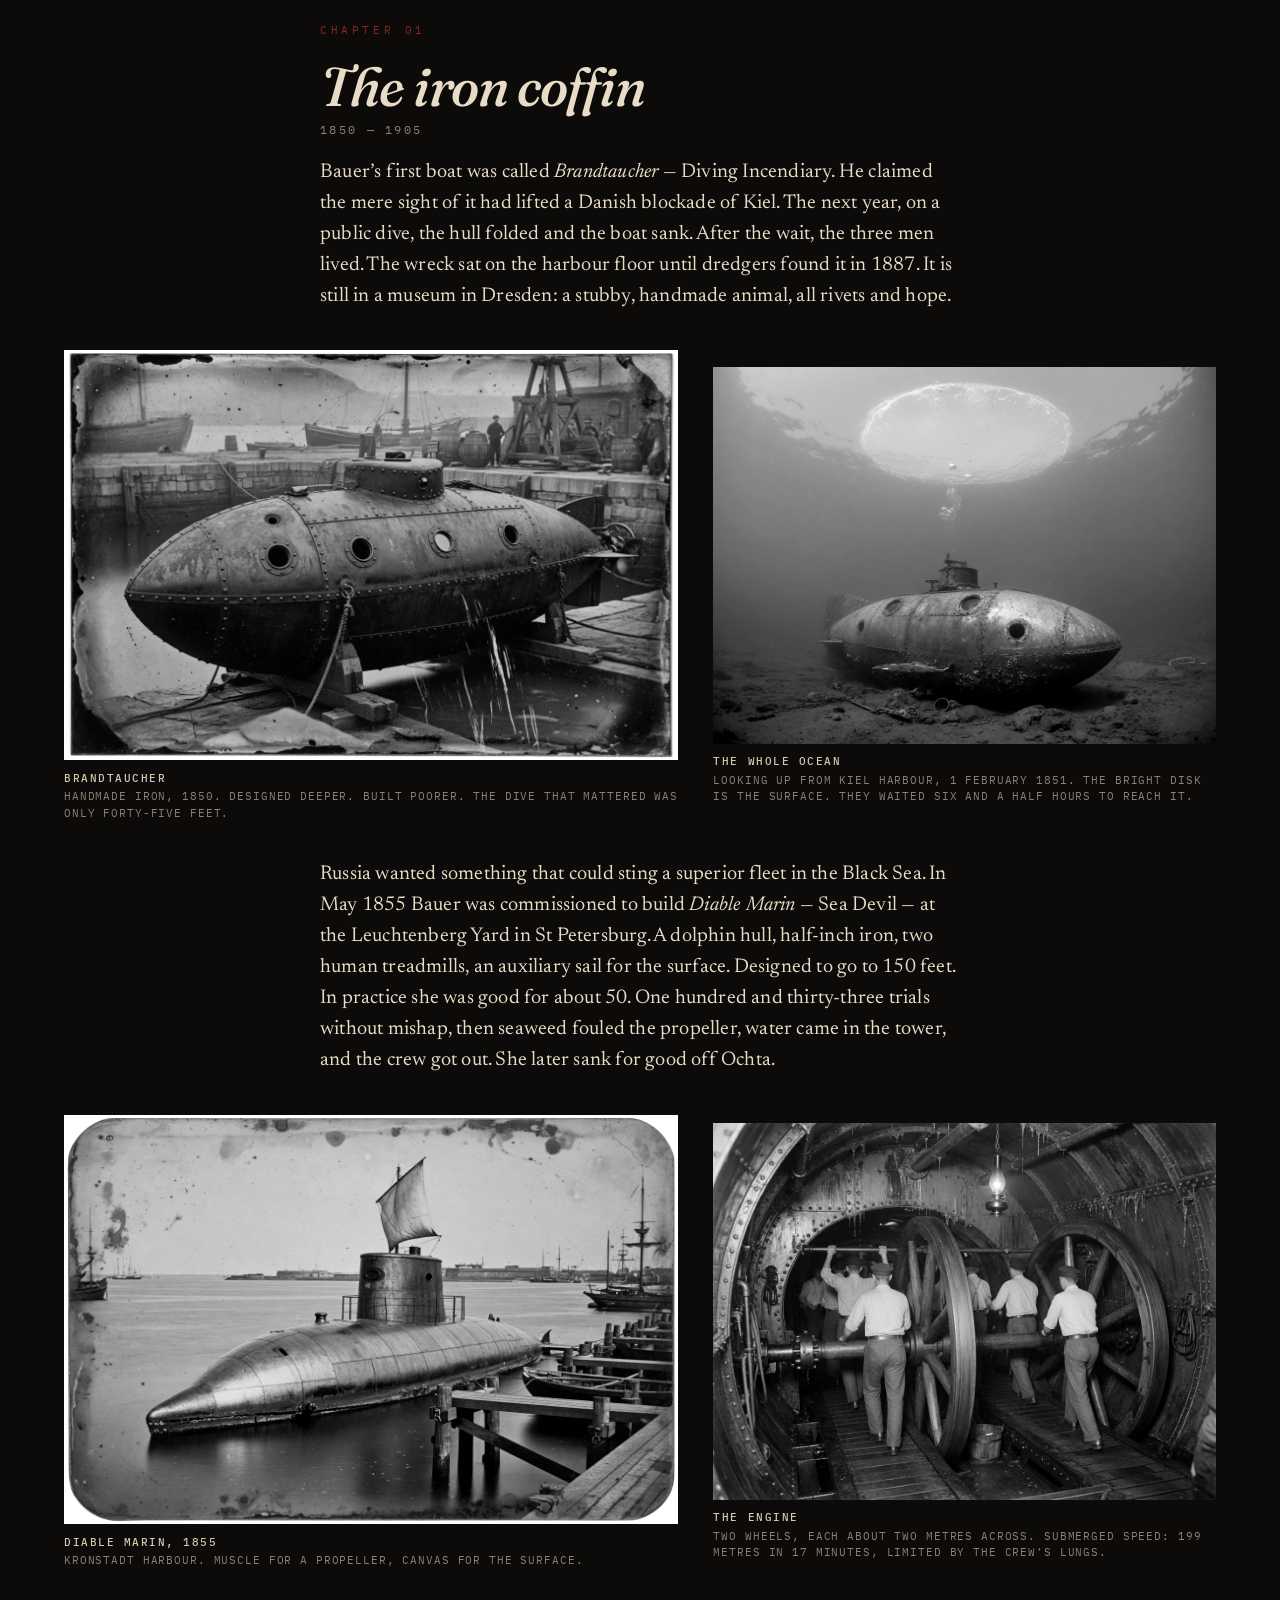
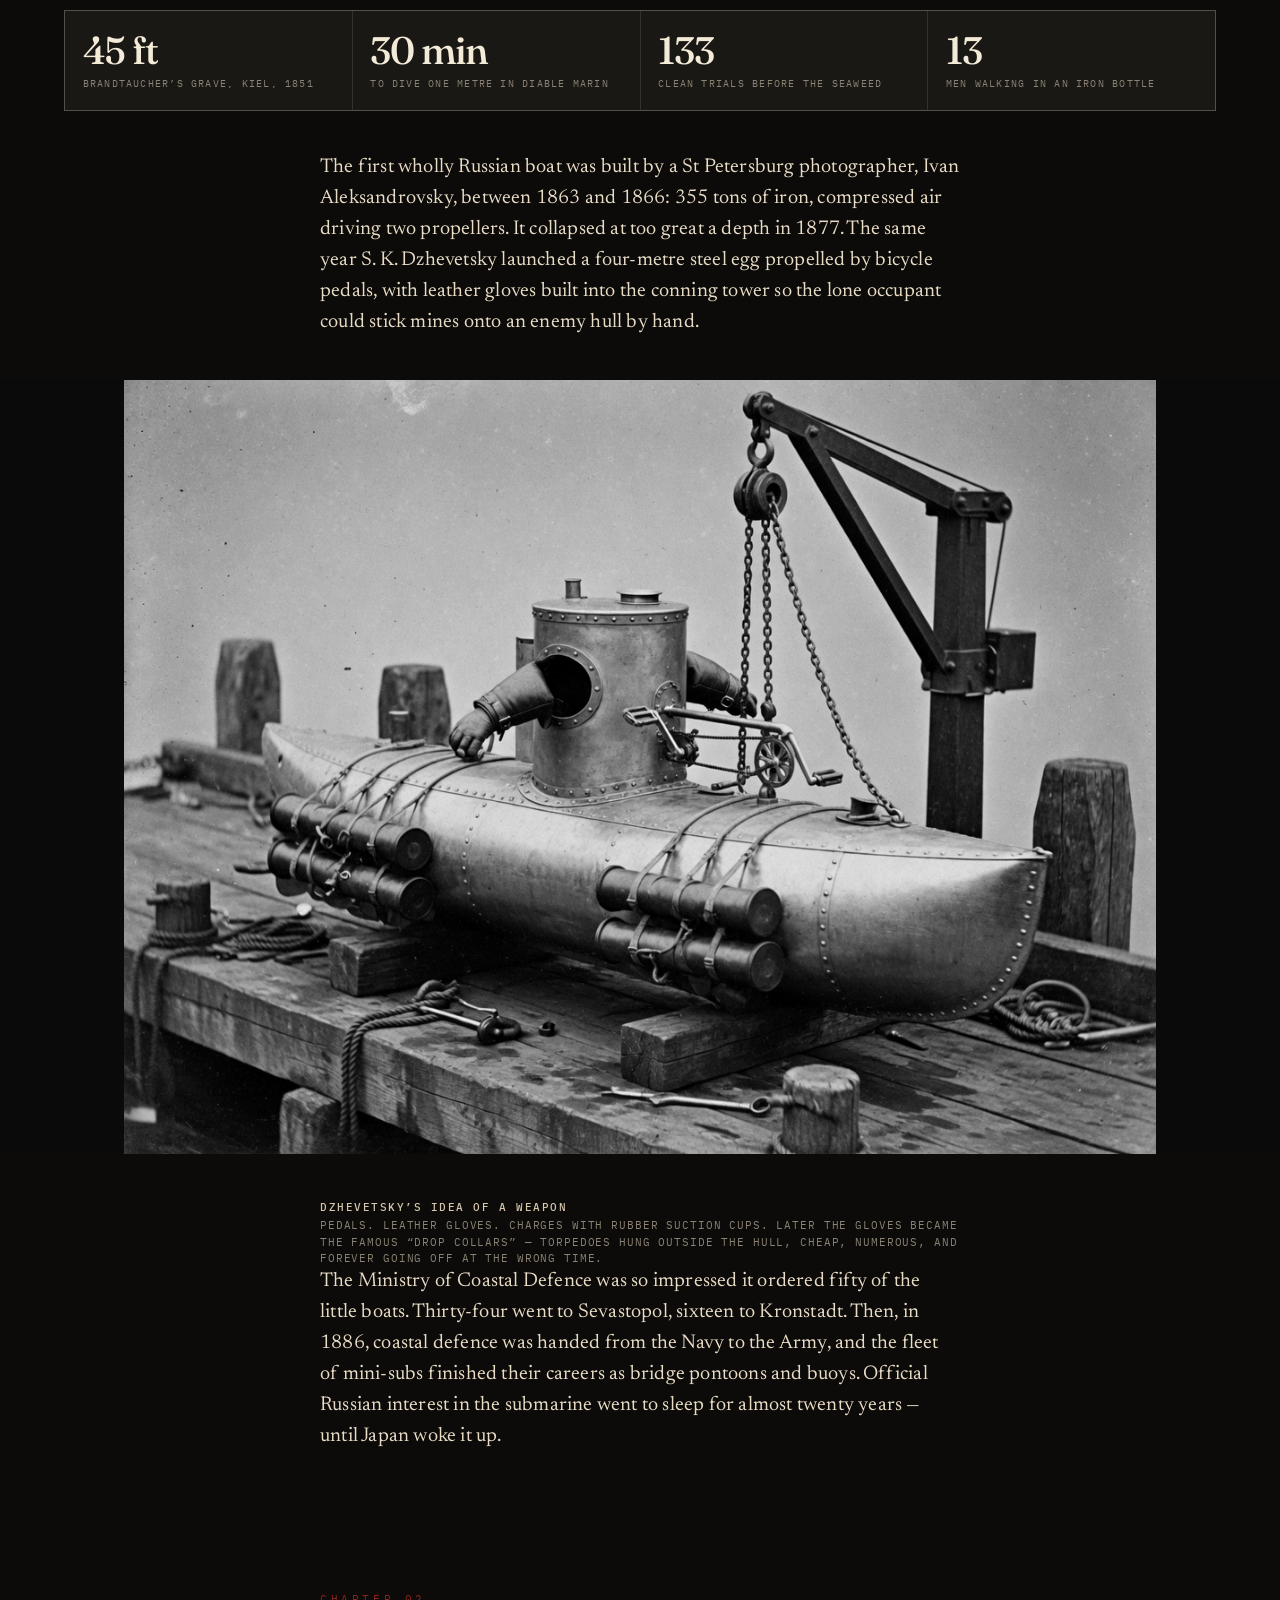
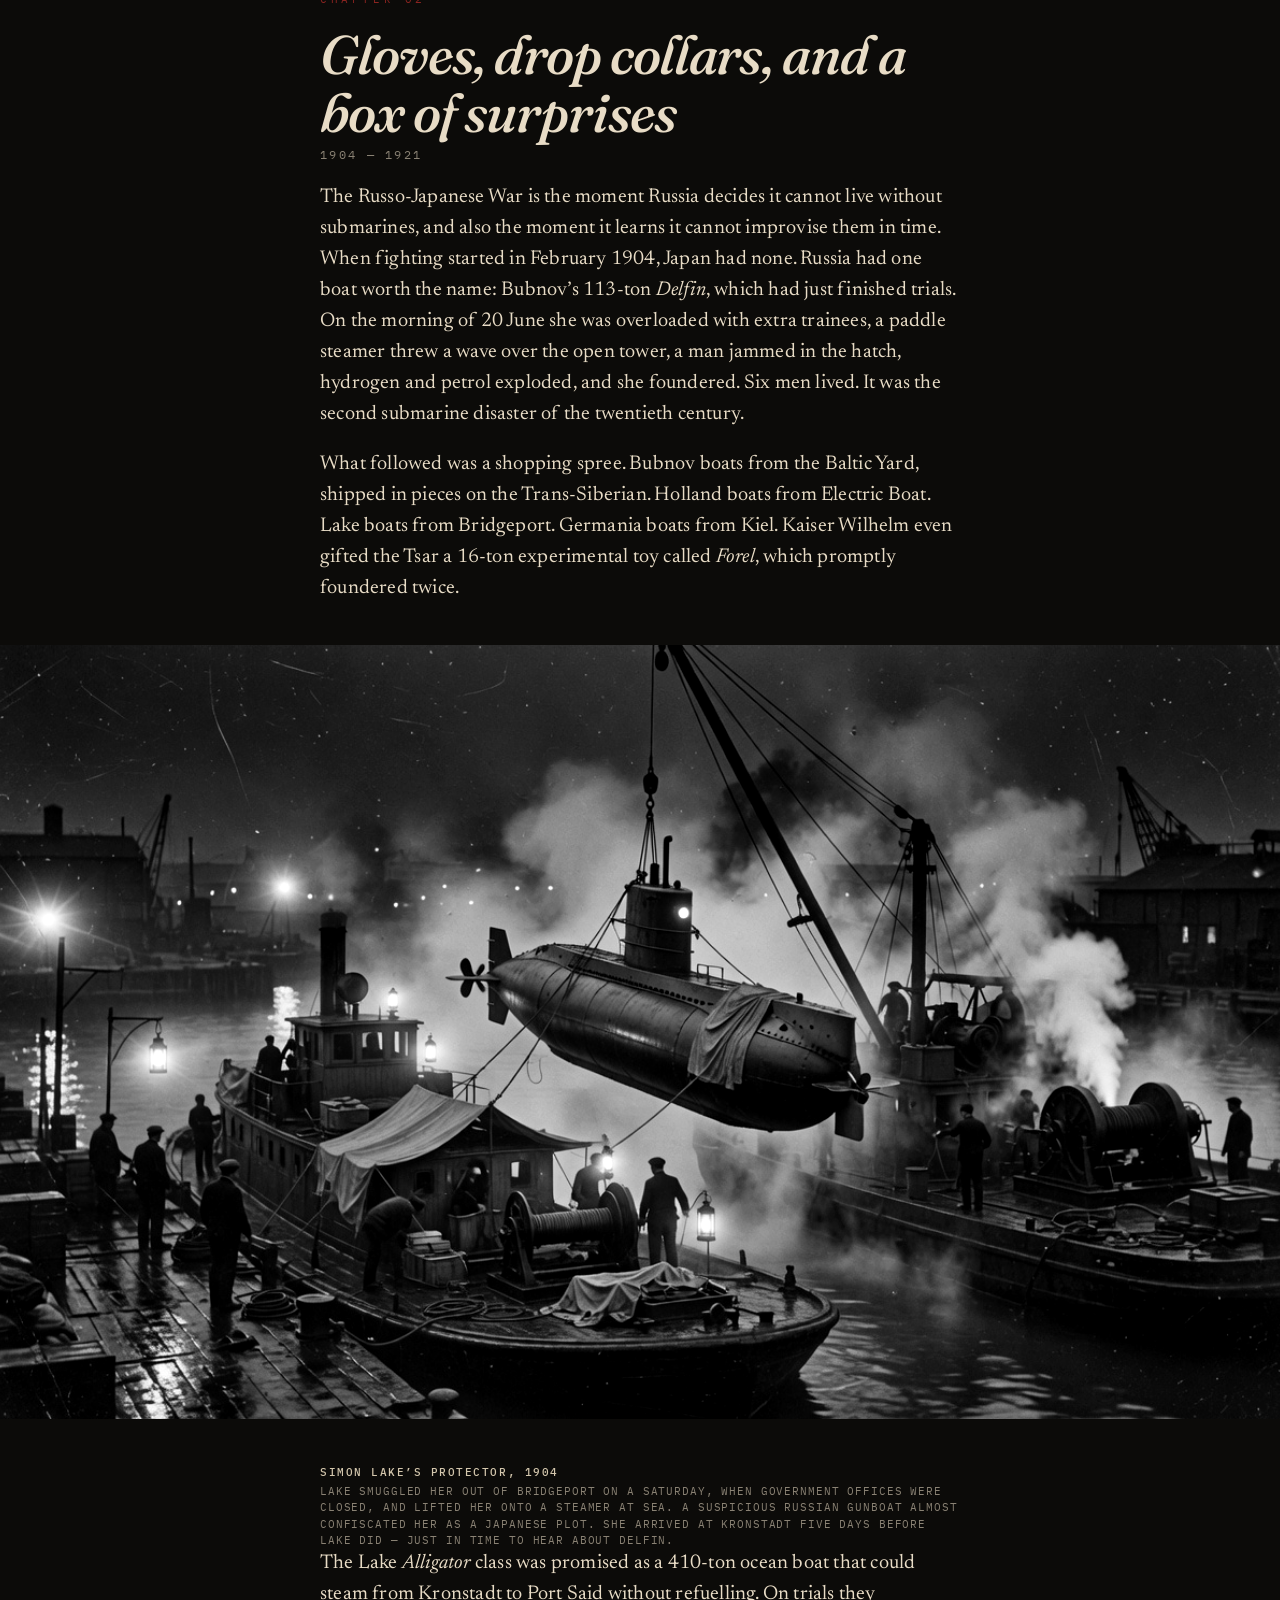
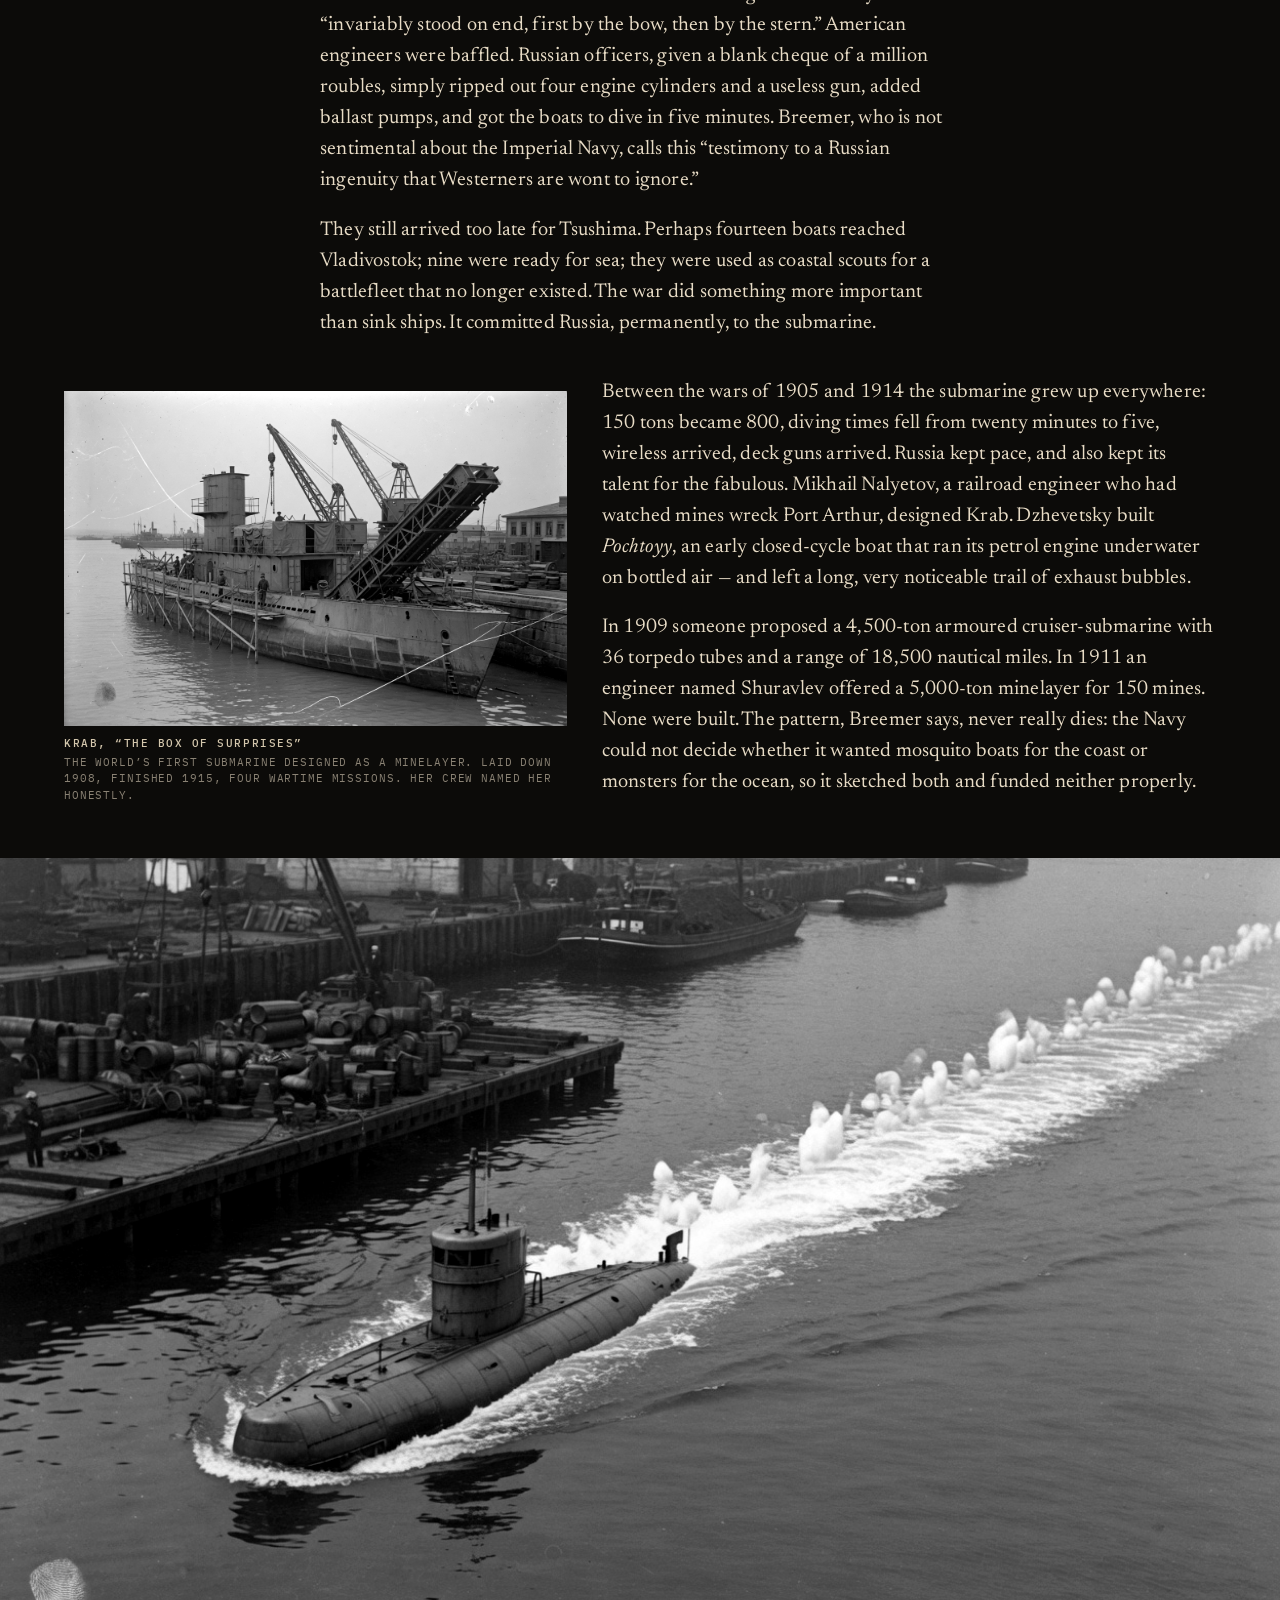
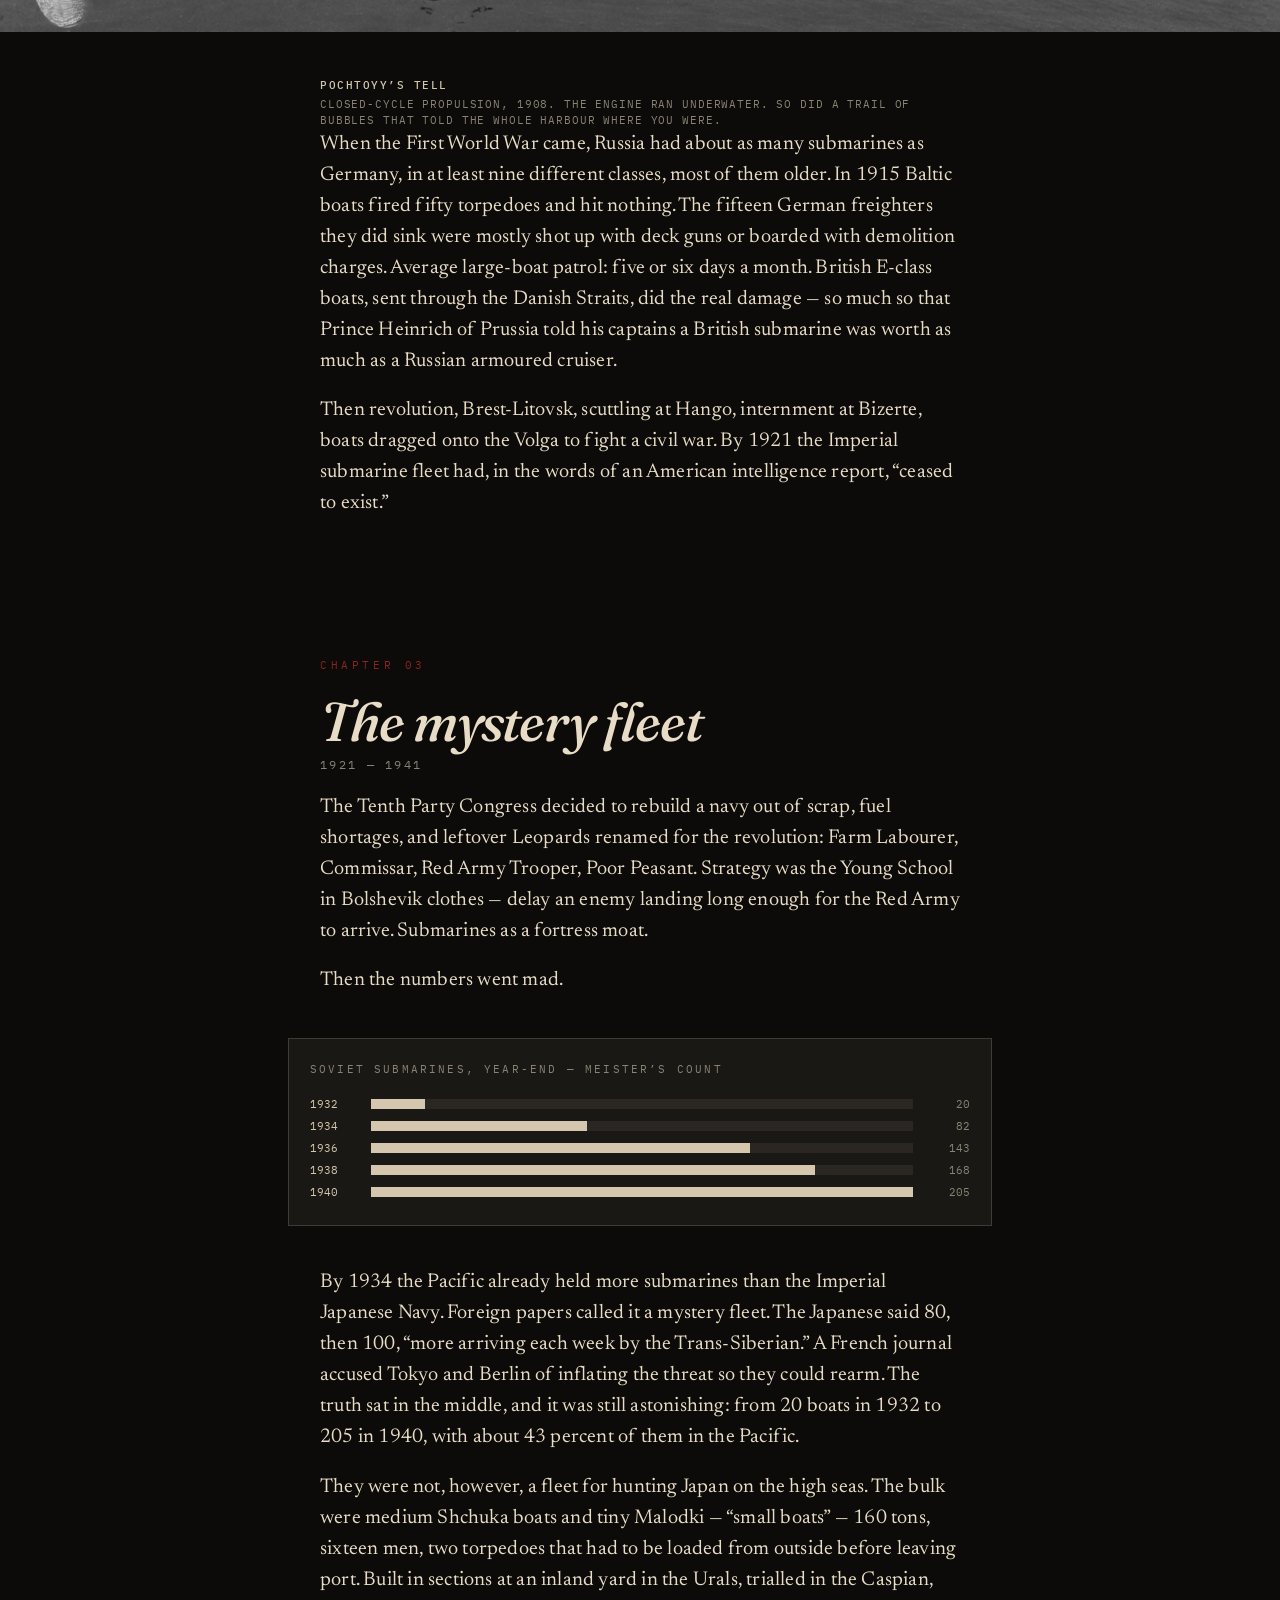
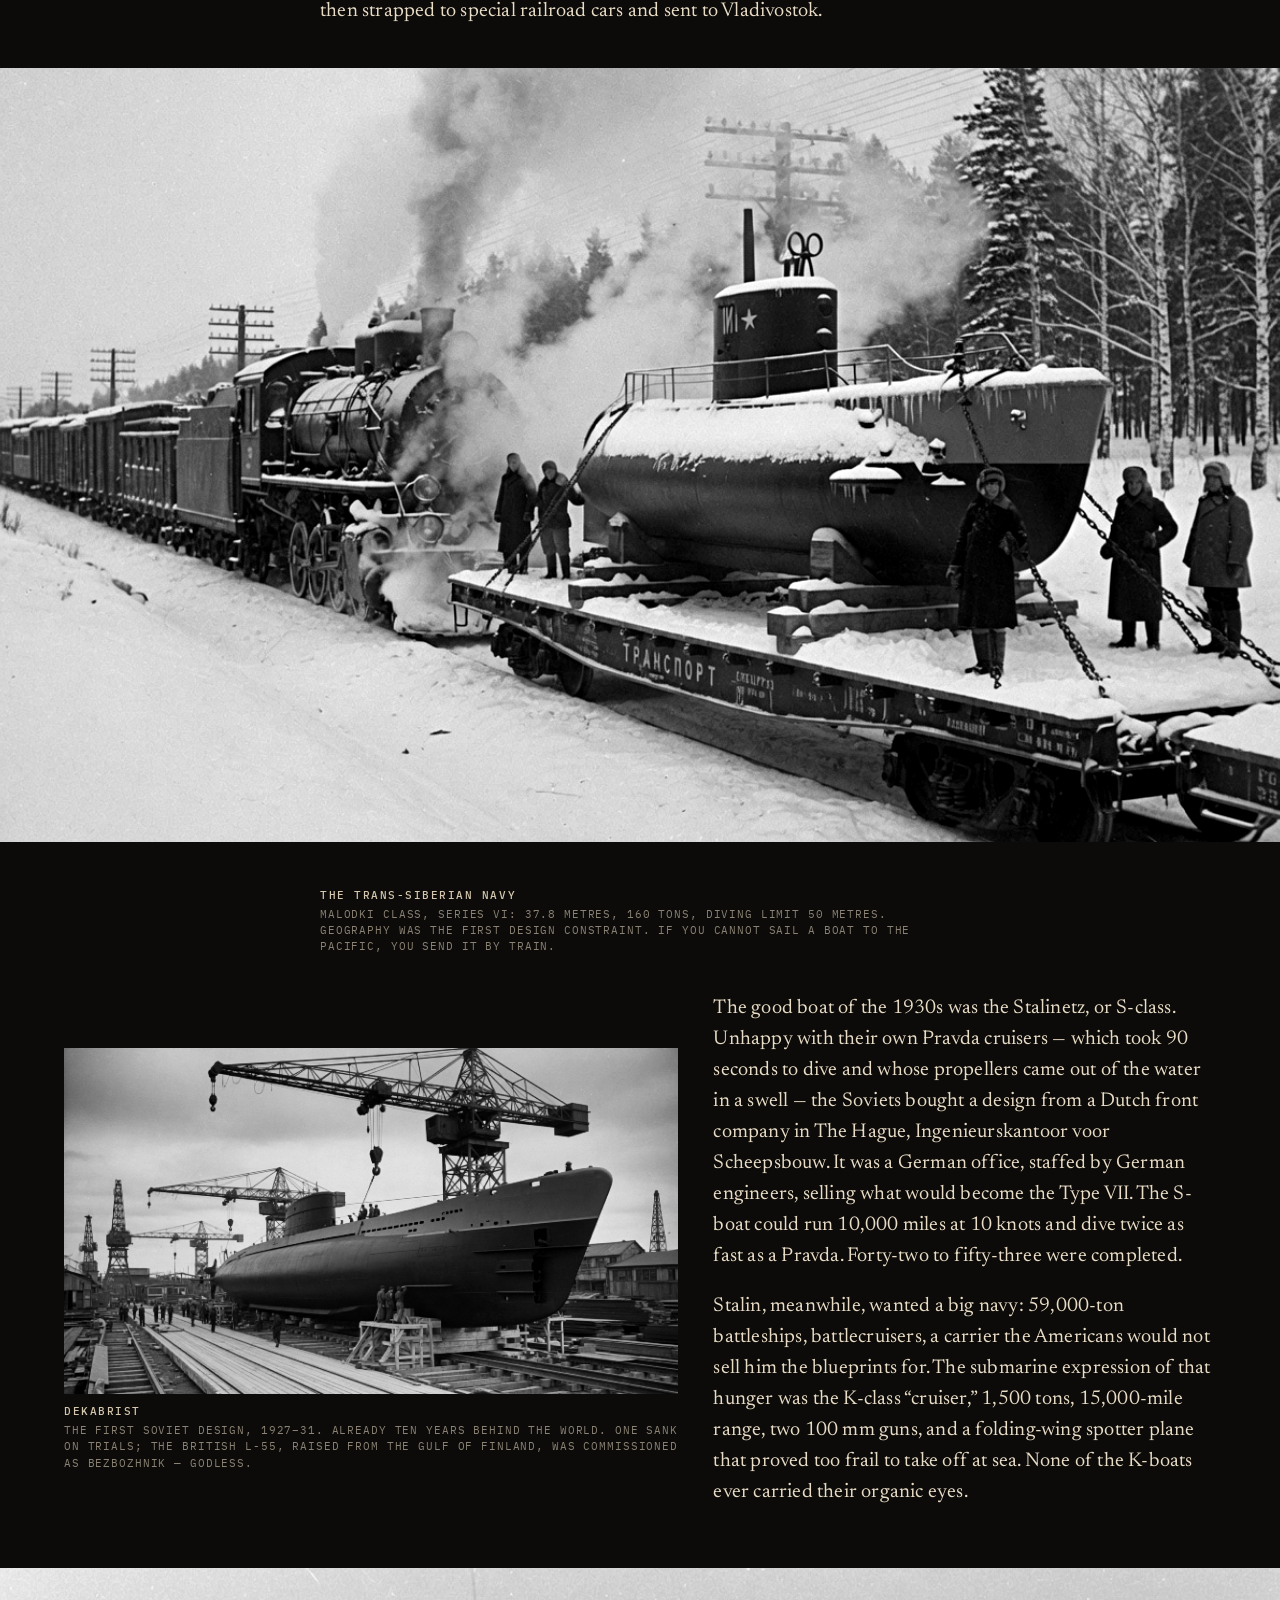
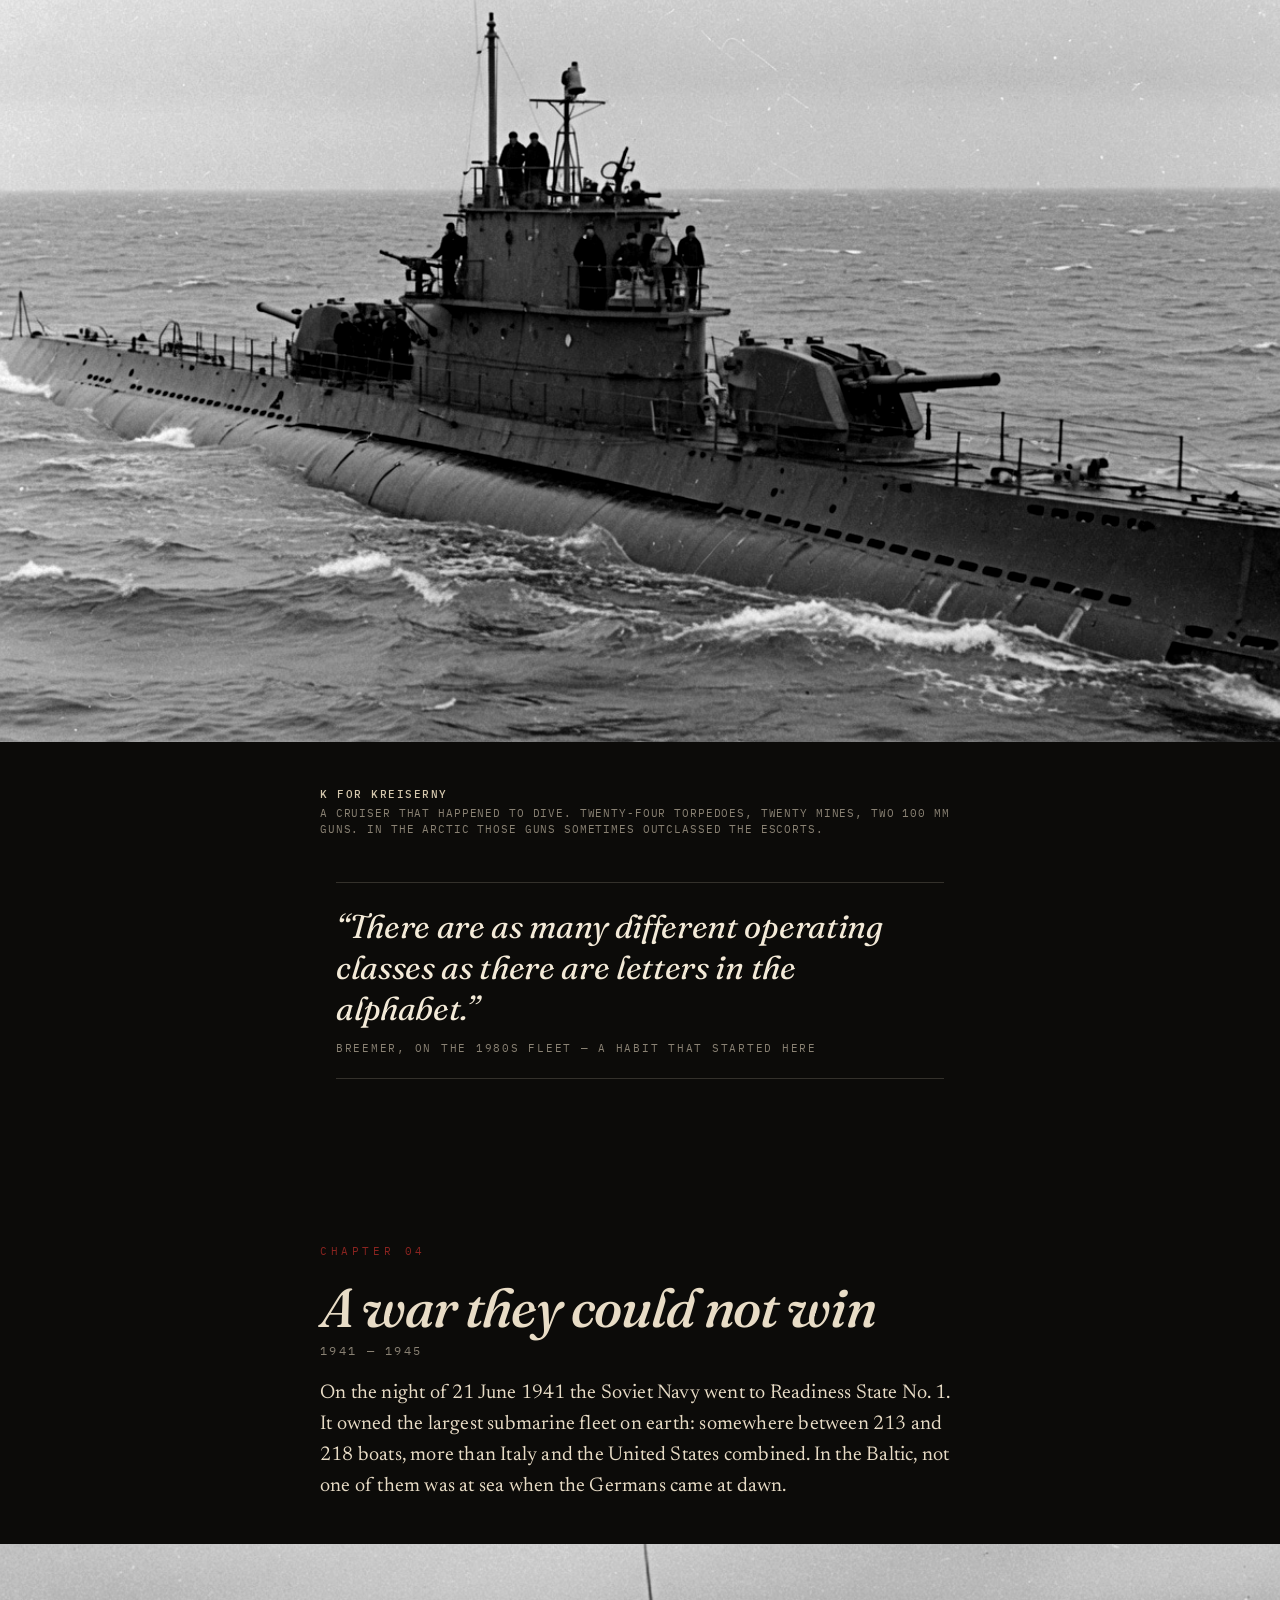
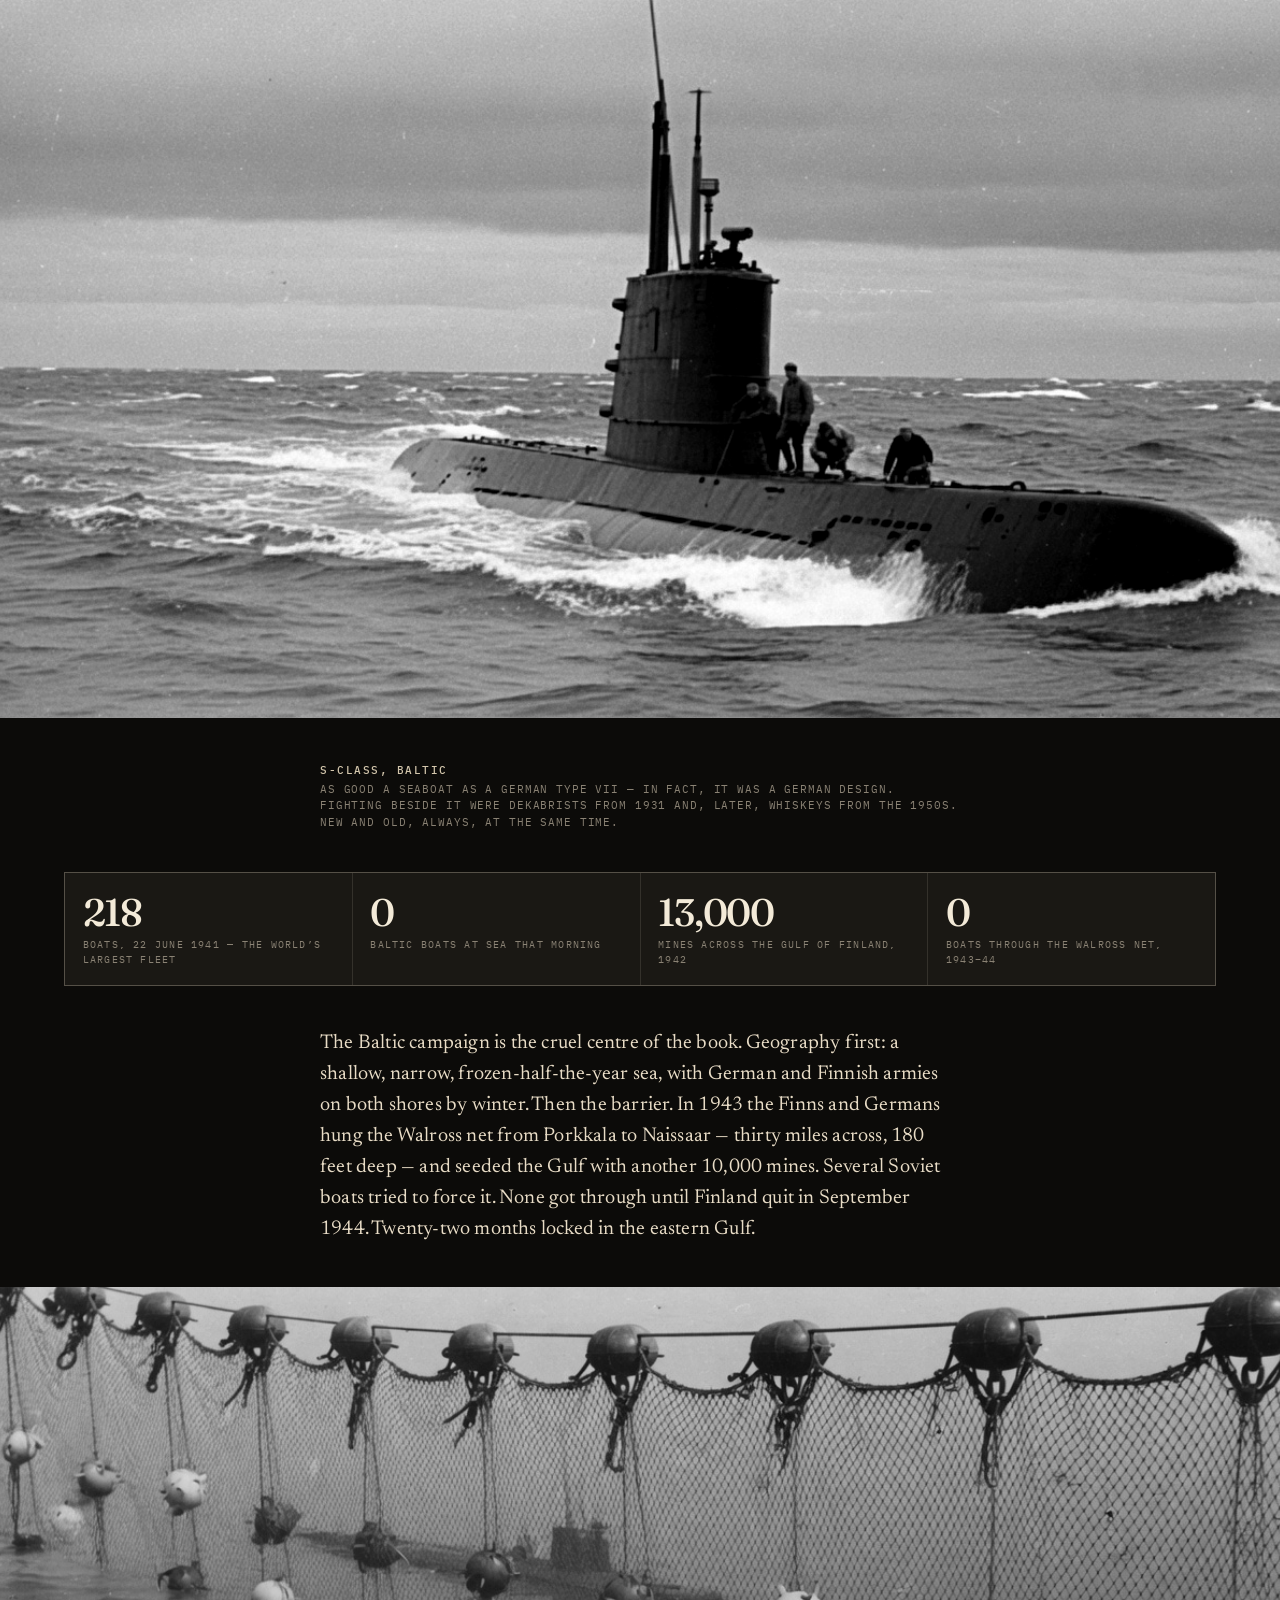
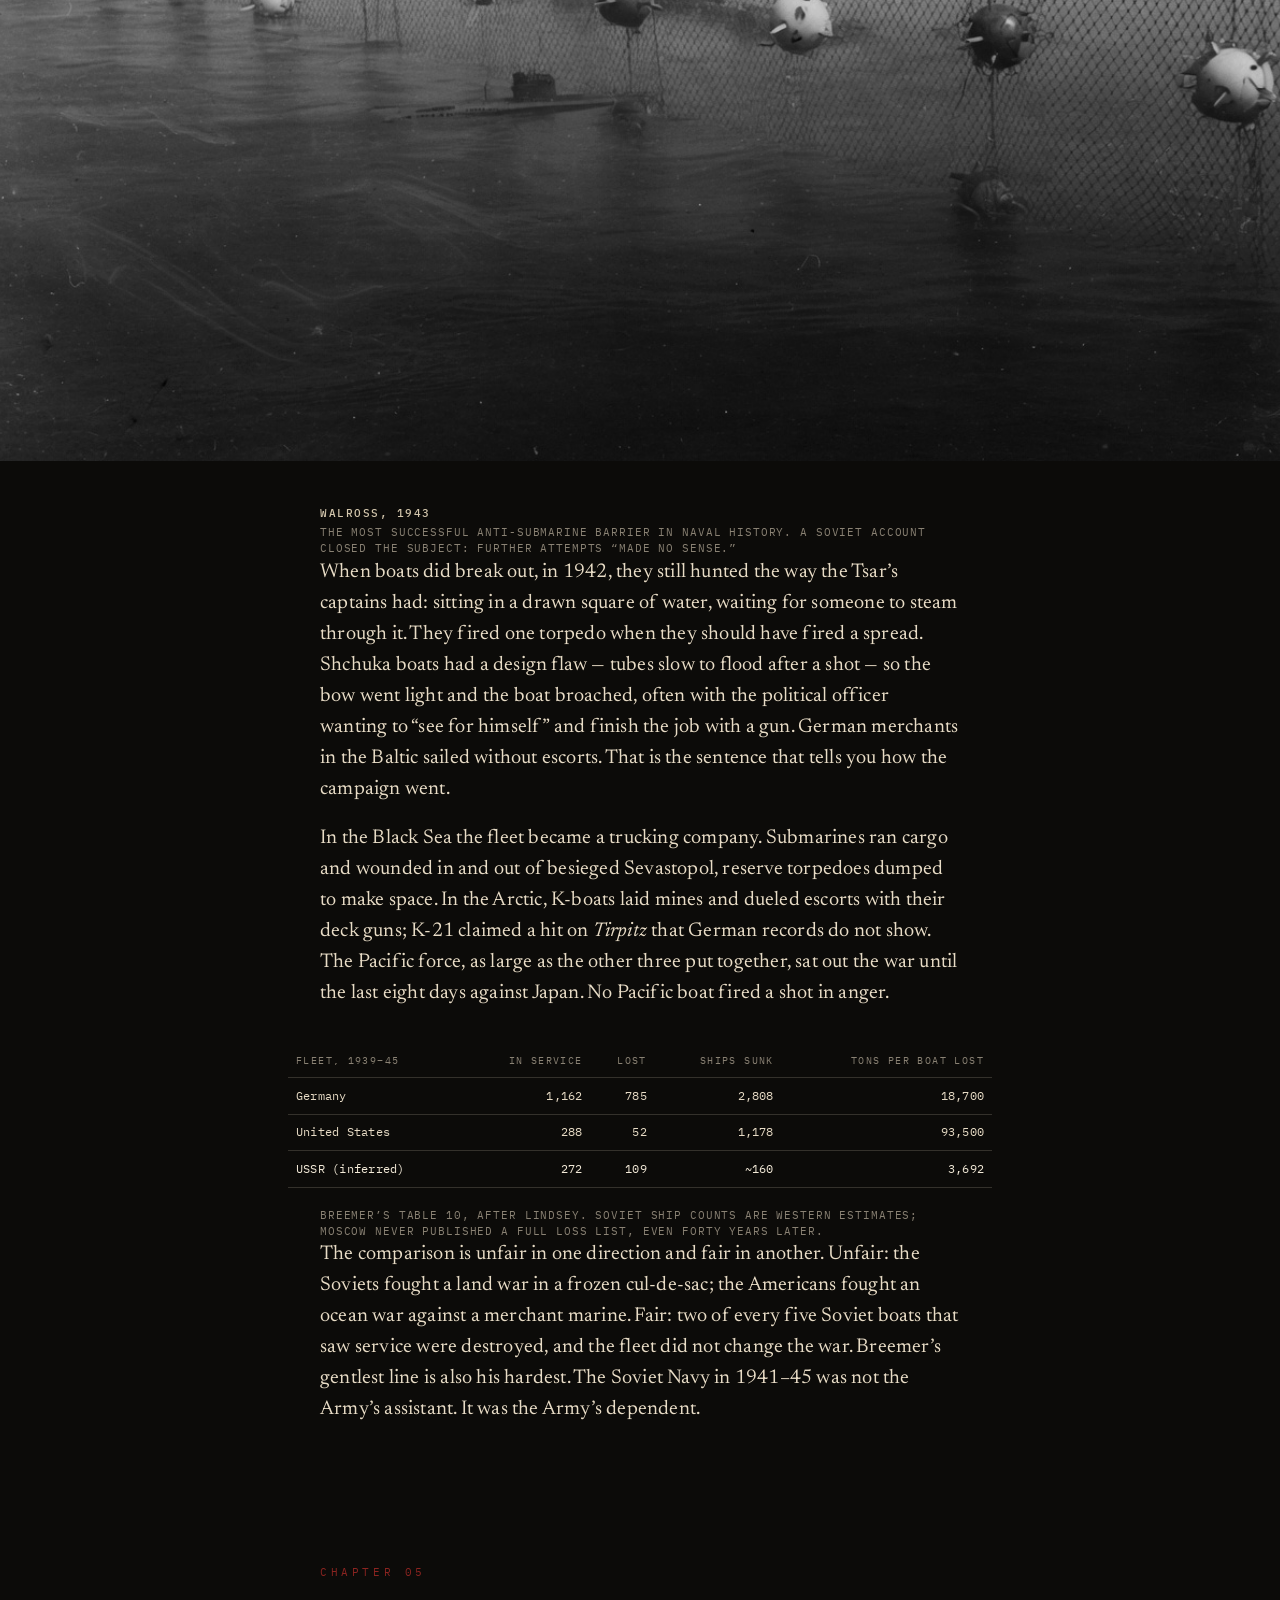
<file: site/submarines/index.html>
<!DOCTYPE html>
<html lang="en">
<head>
  <meta charset="utf-8" />
  <meta name="viewport" content="width=device-width, initial-scale=1" />
  <title>45 Feet — Soviet Submarines</title>
  <meta name="description" content="A 15-minute voyage through Jan Breemer’s 1989 Jane’s classic: Soviet Submarines — Design, Development and Tactics. From a drowned iron whale in Kiel to a football-field under the ice." />
  <link rel="preconnect" href="https://fonts.googleapis.com" />
  <link rel="preconnect" href="https://fonts.gstatic.com" crossorigin />
  <link href="https://fonts.googleapis.com/css2?family=Fraunces:ital,opsz,wght@0,9..144,500;1,9..144,400;1,9..144,500&family=IBM+Plex+Mono:wght@400;500&family=Newsreader:ital,opsz,wght@0,6..72,400;0,6..72,500;1,6..72,400&display=swap" rel="stylesheet" />
  <link rel="stylesheet" href="../css/style.css?v=11" />
</head>
<body>
  <div class="grain" aria-hidden="true"></div>
  <div class="progress" aria-hidden="true"></div>

  <nav class="topnav">
    <a class="mark" href="../">45&nbsp;<span>Feet</span></a>
    <div class="lib-nav" aria-label="Library">
      <a href="./" class="on">Subs</a>
      <a href="../t-34/">T-34</a>
      <a href="../panzertruppen/">Panzers</a>
      <a href="../climate/">Climate</a>
      <a href="../deep-battle/">Deep</a>
    </div>
    <div class="chap-dots" aria-label="Chapters">
      <a href="#c1" title="The iron coffin"></a>
      <a href="#c2" title="Gloves and drop collars"></a>
      <a href="#c3" title="The mystery fleet"></a>
      <a href="#c4" title="A war they could not win"></a>
      <a href="#c5" title="The nightmare that wasn't"></a>
      <a href="#c6" title="Atoms and rockets"></a>
      <a href="#c7" title="The quiet revolution"></a>
    </div>
    <span class="hide-sm">Jane’s · 1989</span>
  </nav>

  <header class="hero" id="top">
    <div class="hero-media">
      <img src="../assets/images/hero-typhoon-ice.jpg" alt="A colossal Typhoon-class submarine breaking through Arctic pack ice" />
    </div>
    <div class="hero-copy">
      <p class="kicker">A condensed voyage through a Jane’s classic</p>
      <h1>45 <em>Feet</em></h1>
      <p class="lede">From a drowned iron whale in Kiel to a monster under the ice — the strange, stubborn history of the Soviet submarine.</p>
      <div class="meta-row">
        <span>Jan Breemer, 1989</span>
        <span class="hide-sm">Soviet Submarines: Design, Development and Tactics</span>
        <span>About a 15-minute read</span>
      </div>
    </div>
  </header>

  <section class="chapter" style="padding-top: 3.2rem;">
    <div class="prose">
      <p class="drop">In February 1851 three men sat in a leaking iron whale on the floor of Kiel harbour and waited. The water was only forty-five feet deep. That was deep enough to kill them. They waited six and a half hours, until the pressure inside equalled the pressure outside, then opened the hatch and shot to the surface like champagne corks. It was the first submarine escape anyone had ever seen.</p>
      <p>A few years later the same inventor, Wilhelm Bauer, sold a dolphin-shaped boat to the Tsar. The crew walked two treadmill wheels — nearly seven feet across — to turn a propeller. On a good day they could crawl two hundred metres in seventeen minutes. Diving a single metre took half an hour.</p>
      <p>This is a book about what happened after that. Jan Breemer’s <em>Soviet Submarines</em>, published by Jane’s in 1989, is a cold, careful intelligence history: how Russia, then the Soviet Union, built the largest underwater fleet the world had ever seen — and why that fleet so often fought the wrong war, in the wrong sea, with the wrong boats. What follows is the whole arc, shortened, with the highest-voltage facts left standing.</p>
    </div>
  </section>

  <!-- 1 -->
  <section class="chapter" id="c1">
    <div class="prose">
      <p class="ch-num">Chapter 01</p>
      <h2>The iron coffin</h2>
      <p class="ch-year">1850 — 1905</p>
      <p>Bauer’s first boat was called <em>Brandtaucher</em> — Diving Incendiary. He claimed the mere sight of it had lifted a Danish blockade of Kiel. The next year, on a public dive, the hull folded and the boat sank. After the wait, the three men lived. The wreck sat on the harbour floor until dredgers found it in 1887. It is still in a museum in Dresden: a stubby, handmade animal, all rivets and hope.</p>
    </div>

    <div class="split">
      <figure>
        <img src="../assets/images/brandtaucher-dock.jpg" alt="Wet-plate photograph of a stubby riveted iron submersible on a dock" />
        <figcaption class="cap"><strong>Brandtaucher</strong> Handmade iron, 1850. Designed deeper. Built poorer. The dive that mattered was only forty-five feet.</figcaption>
      </figure>
      <figure>
        <img src="../assets/images/brandtaucher-45ft.jpg" alt="Looking up from the harbour floor at a stubby iron submersible, the surface a bright disk only forty-five feet above" />
        <figcaption class="cap"><strong>The whole ocean</strong> Looking up from Kiel harbour, 1 February 1851. The bright disk is the surface. They waited six and a half hours to reach it.</figcaption>
      </figure>
    </div>

    <div class="prose">
      <p>Russia wanted something that could sting a superior fleet in the Black Sea. In May 1855 Bauer was commissioned to build <em>Diable Marin</em> — Sea Devil — at the Leuchtenberg Yard in St Petersburg. A dolphin hull, half-inch iron, two human treadmills, an auxiliary sail for the surface. Designed to go to 150 feet. In practice she was good for about 50. One hundred and thirty-three trials without mishap, then seaweed fouled the propeller, water came in the tower, and the crew got out. She later sank for good off Ochta.</p>
    </div>

    <div class="split">
      <figure>
        <img src="../assets/images/diable-marin.jpg" alt="Diable Marin, a dolphin-shaped iron submarine with a small sail, moored at Kronstadt" />
        <figcaption class="cap"><strong>Diable Marin, 1855</strong> Kronstadt harbour. Muscle for a propeller, canvas for the surface.</figcaption>
      </figure>
      <figure>
        <img src="../assets/images/treadmill.jpg" alt="Sailors walking two enormous wooden treadmill wheels inside an iron hull" />
        <figcaption class="cap"><strong>The engine</strong> Two wheels, each about two metres across. Submerged speed: 199 metres in 17 minutes, limited by the crew’s lungs.</figcaption>
      </figure>
    </div>

    <div class="stats">
      <div class="stat"><b>45 ft</b><span>Brandtaucher’s grave, Kiel, 1851</span></div>
      <div class="stat"><b>30 min</b><span>to dive one metre in Diable Marin</span></div>
      <div class="stat"><b>133</b><span>clean trials before the seaweed</span></div>
      <div class="stat"><b>13</b><span>men walking in an iron bottle</span></div>
    </div>

    <div class="prose">
      <p>The first wholly Russian boat was built by a St Petersburg photographer, Ivan Aleksandrovsky, between 1863 and 1866: 355 tons of iron, compressed air driving two propellers. It collapsed at too great a depth in 1877. The same year S. K. Dzhevetsky launched a four-metre steel egg propelled by bicycle pedals, with leather gloves built into the conning tower so the lone occupant could stick mines onto an enemy hull by hand.</p>
    </div>

    <figure class="bleed contain">
      <img src="../assets/images/dzhevetsky.jpg" alt="A tiny steel mini-submarine with leather glove ports and external torpedo drop collars on a wooden dock" />
    </figure>
    <p class="cap"><strong>Dzhevetsky’s idea of a weapon</strong> Pedals. Leather gloves. Charges with rubber suction cups. Later the gloves became the famous “drop collars” — torpedoes hung outside the hull, cheap, numerous, and forever going off at the wrong time.</p>

    <div class="prose">
      <p>The Ministry of Coastal Defence was so impressed it ordered fifty of the little boats. Thirty-four went to Sevastopol, sixteen to Kronstadt. Then, in 1886, coastal defence was handed from the Navy to the Army, and the fleet of mini-subs finished their careers as bridge pontoons and buoys. Official Russian interest in the submarine went to sleep for almost twenty years — until Japan woke it up.</p>
    </div>
  </section>

  <!-- 2 -->
  <section class="chapter" id="c2">
    <div class="prose">
      <p class="ch-num">Chapter 02</p>
      <h2>Gloves, drop collars, and a box of surprises</h2>
      <p class="ch-year">1904 — 1921</p>
      <p>The Russo-Japanese War is the moment Russia decides it cannot live without submarines, and also the moment it learns it cannot improvise them in time. When fighting started in February 1904, Japan had none. Russia had one boat worth the name: Bubnov’s 113-ton <em>Delfin</em>, which had just finished trials. On the morning of 20 June she was overloaded with extra trainees, a paddle steamer threw a wave over the open tower, a man jammed in the hatch, hydrogen and petrol exploded, and she foundered. Six men lived. It was the second submarine disaster of the twentieth century.</p>
      <p>What followed was a shopping spree. Bubnov boats from the Baltic Yard, shipped in pieces on the Trans-Siberian. Holland boats from Electric Boat. Lake boats from Bridgeport. Germania boats from Kiel. Kaiser Wilhelm even gifted the Tsar a 16-ton experimental toy called <em>Forel</em>, which promptly foundered twice.</p>
    </div>

    <figure class="bleed">
      <img src="../assets/images/protector-night.jpg" alt="A small submarine being secretly hoisted onto a steamer at night" />
    </figure>
    <p class="cap"><strong>Simon Lake’s Protector, 1904</strong> Lake smuggled her out of Bridgeport on a Saturday, when government offices were closed, and lifted her onto a steamer at sea. A suspicious Russian gunboat almost confiscated her as a Japanese plot. She arrived at Kronstadt five days before Lake did — just in time to hear about Delfin.</p>

    <div class="prose">
      <p>The Lake <em>Alligator</em> class was promised as a 410-ton ocean boat that could steam from Kronstadt to Port Said without refuelling. On trials they “invariably stood on end, first by the bow, then by the stern.” American engineers were baffled. Russian officers, given a blank cheque of a million roubles, simply ripped out four engine cylinders and a useless gun, added ballast pumps, and got the boats to dive in five minutes. Breemer, who is not sentimental about the Imperial Navy, calls this “testimony to a Russian ingenuity that Westerners are wont to ignore.”</p>
      <p>They still arrived too late for Tsushima. Perhaps fourteen boats reached Vladivostok; nine were ready for sea; they were used as coastal scouts for a battlefleet that no longer existed. The war did something more important than sink ships. It committed Russia, permanently, to the submarine.</p>
    </div>

    <div class="split flip">
      <figure>
        <img src="../assets/images/krab.jpg" alt="The ungainly Russian minelaying submarine Krab in a Black Sea repair yard" />
        <figcaption class="cap"><strong>Krab, “the box of surprises”</strong> The world’s first submarine designed as a minelayer. Laid down 1908, finished 1915, four wartime missions. Her crew named her honestly.</figcaption>
      </figure>
      <div class="prose" style="width:auto;margin:0;">
        <p>Between the wars of 1905 and 1914 the submarine grew up everywhere: 150 tons became 800, diving times fell from twenty minutes to five, wireless arrived, deck guns arrived. Russia kept pace, and also kept its talent for the fabulous. Mikhail Nalyetov, a railroad engineer who had watched mines wreck Port Arthur, designed Krab. Dzhevetsky built <em>Pochtoyy</em>, an early closed-cycle boat that ran its petrol engine underwater on bottled air — and left a long, very noticeable trail of exhaust bubbles.</p>
        <p>In 1909 someone proposed a 4,500-ton armoured cruiser-submarine with 36 torpedo tubes and a range of 18,500 nautical miles. In 1911 an engineer named Shuravlev offered a 5,000-ton minelayer for 150 mines. None were built. The pattern, Breemer says, never really dies: the Navy could not decide whether it wanted mosquito boats for the coast or monsters for the ocean, so it sketched both and funded neither properly.</p>
      </div>
    </div>

    <figure class="bleed">
      <img src="../assets/images/pochtovyy.jpg" alt="A small early submarine leaving a long trail of exhaust bubbles on a harbour surface" />
    </figure>
    <p class="cap"><strong>Pochtoyy’s tell</strong> Closed-cycle propulsion, 1908. The engine ran underwater. So did a trail of bubbles that told the whole harbour where you were.</p>

    <div class="prose">
      <p>When the First World War came, Russia had about as many submarines as Germany, in at least nine different classes, most of them older. In 1915 Baltic boats fired fifty torpedoes and hit nothing. The fifteen German freighters they did sink were mostly shot up with deck guns or boarded with demolition charges. Average large-boat patrol: five or six days a month. British E-class boats, sent through the Danish Straits, did the real damage — so much so that Prince Heinrich of Prussia told his captains a British submarine was worth as much as a Russian armoured cruiser.</p>
      <p>Then revolution, Brest-Litovsk, scuttling at Hango, internment at Bizerte, boats dragged onto the Volga to fight a civil war. By 1921 the Imperial submarine fleet had, in the words of an American intelligence report, “ceased to exist.”</p>
    </div>
  </section>

  <!-- 3 -->
  <section class="chapter" id="c3">
    <div class="prose">
      <p class="ch-num">Chapter 03</p>
      <h2>The mystery fleet</h2>
      <p class="ch-year">1921 — 1941</p>
      <p>The Tenth Party Congress decided to rebuild a navy out of scrap, fuel shortages, and leftover Leopards renamed for the revolution: Farm Labourer, Commissar, Red Army Trooper, Poor Peasant. Strategy was the Young School in Bolshevik clothes — delay an enemy landing long enough for the Red Army to arrive. Submarines as a fortress moat.</p>
      <p>Then the numbers went mad.</p>
    </div>

    <div class="diagram" id="fleet-diagram">
      <h3>Soviet submarines, year-end — Meister’s count</h3>
      <div class="bars">
        <div class="barline"><span>1932</span><div class="track"><b style="--w:10%"></b></div><span class="n">20</span></div>
        <div class="barline"><span>1934</span><div class="track"><b style="--w:40%"></b></div><span class="n">82</span></div>
        <div class="barline"><span>1936</span><div class="track"><b style="--w:70%"></b></div><span class="n">143</span></div>
        <div class="barline"><span>1938</span><div class="track"><b style="--w:82%"></b></div><span class="n">168</span></div>
        <div class="barline"><span>1940</span><div class="track"><b style="--w:100%"></b></div><span class="n">205</span></div>
      </div>
    </div>

    <div class="prose">
      <p>By 1934 the Pacific already held more submarines than the Imperial Japanese Navy. Foreign papers called it a mystery fleet. The Japanese said 80, then 100, “more arriving each week by the Trans-Siberian.” A French journal accused Tokyo and Berlin of inflating the threat so they could rearm. The truth sat in the middle, and it was still astonishing: from 20 boats in 1932 to 205 in 1940, with about 43 percent of them in the Pacific.</p>
      <p>They were not, however, a fleet for hunting Japan on the high seas. The bulk were medium Shchuka boats and tiny Malodki — “small boats” — 160 tons, sixteen men, two torpedoes that had to be loaded from outside before leaving port. Built in sections at an inland yard in the Urals, trialled in the Caspian, then strapped to special railroad cars and sent to Vladivostok.</p>
    </div>

    <figure class="bleed">
      <img src="../assets/images/malodki-rail.jpg" alt="A small coastal submarine chained to a railroad flatcar in a Siberian winter" />
    </figure>
    <p class="cap"><strong>The Trans-Siberian navy</strong> Malodki class, Series VI: 37.8 metres, 160 tons, diving limit 50 metres. Geography was the first design constraint. If you cannot sail a boat to the Pacific, you send it by train.</p>

    <div class="split">
      <figure>
        <img src="../assets/images/dekabrist-yard.jpg" alt="A large submarine on the building ways under gantry cranes" />
        <figcaption class="cap"><strong>Dekabrist</strong> The first Soviet design, 1927–31. Already ten years behind the world. One sank on trials; the British L-55, raised from the Gulf of Finland, was commissioned as Bezbozhnik — Godless.</figcaption>
      </figure>
      <div class="prose" style="width:auto;margin:0;">
        <p>The good boat of the 1930s was the Stalinetz, or S-class. Unhappy with their own Pravda cruisers — which took 90 seconds to dive and whose propellers came out of the water in a swell — the Soviets bought a design from a Dutch front company in The Hague, Ingenieurskantoor voor Scheepsbouw. It was a German office, staffed by German engineers, selling what would become the Type VII. The S-boat could run 10,000 miles at 10 knots and dive twice as fast as a Pravda. Forty-two to fifty-three were completed.</p>
        <p>Stalin, meanwhile, wanted a big navy: 59,000-ton battleships, battlecruisers, a carrier the Americans would not sell him the blueprints for. The submarine expression of that hunger was the K-class “cruiser,” 1,500 tons, 15,000-mile range, two 100 mm guns, and a folding-wing spotter plane that proved too frail to take off at sea. None of the K-boats ever carried their organic eyes.</p>
      </div>
    </div>

    <figure class="bleed">
      <img src="../assets/images/k-class.jpg" alt="A large Soviet cruiser submarine with deck guns underway in gray seas" />
    </figure>
    <p class="cap"><strong>K for Kreiserny</strong> A cruiser that happened to dive. Twenty-four torpedoes, twenty mines, two 100 mm guns. In the Arctic those guns sometimes outclassed the escorts.</p>

    <p class="pull">“There are as many different operating classes as there are letters in the alphabet.”<cite>Breemer, on the 1980s fleet — a habit that started here</cite></p>
  </section>

  <!-- 4 -->
  <section class="chapter" id="c4">
    <div class="prose">
      <p class="ch-num">Chapter 04</p>
      <h2>A war they could not win</h2>
      <p class="ch-year">1941 — 1945</p>
      <p>On the night of 21 June 1941 the Soviet Navy went to Readiness State No. 1. It owned the largest submarine fleet on earth: somewhere between 213 and 218 boats, more than Italy and the United States combined. In the Baltic, not one of them was at sea when the Germans came at dawn.</p>
    </div>

    <figure class="bleed">
      <img src="../assets/images/s-class.jpg" alt="A Soviet S-class submarine on a gray Baltic patrol with crew on the casing" />
    </figure>
    <p class="cap"><strong>S-class, Baltic</strong> As good a seaboat as a German Type VII — in fact, it was a German design. Fighting beside it were Dekabrists from 1931 and, later, Whiskeys from the 1950s. New and old, always, at the same time.</p>

    <div class="stats">
      <div class="stat"><b>218</b><span>boats, 22 June 1941 — the world’s largest fleet</span></div>
      <div class="stat"><b>0</b><span>Baltic boats at sea that morning</span></div>
      <div class="stat"><b>13,000</b><span>mines across the Gulf of Finland, 1942</span></div>
      <div class="stat"><b>0</b><span>boats through the Walross net, 1943–44</span></div>
    </div>

    <div class="prose">
      <p>The Baltic campaign is the cruel centre of the book. Geography first: a shallow, narrow, frozen-half-the-year sea, with German and Finnish armies on both shores by winter. Then the barrier. In 1943 the Finns and Germans hung the Walross net from Porkkala to Naissaar — thirty miles across, 180 feet deep — and seeded the Gulf with another 10,000 mines. Several Soviet boats tried to force it. None got through until Finland quit in September 1944. Twenty-two months locked in the eastern Gulf.</p>
    </div>

    <figure class="bleed">
      <img src="../assets/images/walross.jpg" alt="An anti-submarine net hung with mines across a foggy channel, a submarine beyond it" />
    </figure>
    <p class="cap"><strong>Walross, 1943</strong> The most successful anti-submarine barrier in naval history. A Soviet account closed the subject: further attempts “made no sense.”</p>

    <div class="prose">
      <p>When boats did break out, in 1942, they still hunted the way the Tsar’s captains had: sitting in a drawn square of water, waiting for someone to steam through it. They fired one torpedo when they should have fired a spread. Shchuka boats had a design flaw — tubes slow to flood after a shot — so the bow went light and the boat broached, often with the political officer wanting to “see for himself” and finish the job with a gun. German merchants in the Baltic sailed without escorts. That is the sentence that tells you how the campaign went.</p>
      <p>In the Black Sea the fleet became a trucking company. Submarines ran cargo and wounded in and out of besieged Sevastopol, reserve torpedoes dumped to make space. In the Arctic, K-boats laid mines and dueled escorts with their deck guns; K-21 claimed a hit on <em>Tirpitz</em> that German records do not show. The Pacific force, as large as the other three put together, sat out the war until the last eight days against Japan. No Pacific boat fired a shot in anger.</p>
    </div>

    <div class="table-wrap">
      <table class="data">
        <thead>
          <tr>
            <th>Fleet, 1939–45</th>
            <th class="r">In service</th>
            <th class="r">Lost</th>
            <th class="r">Ships sunk</th>
            <th class="r">Tons per boat lost</th>
          </tr>
        </thead>
        <tbody>
          <tr>
            <td>Germany</td>
            <td class="r">1,162</td>
            <td class="r">785</td>
            <td class="r">2,808</td>
            <td class="r">18,700</td>
          </tr>
          <tr>
            <td>United States</td>
            <td class="r">288</td>
            <td class="r">52</td>
            <td class="r">1,178</td>
            <td class="r">93,500</td>
          </tr>
          <tr class="hi">
            <td>USSR (inferred)</td>
            <td class="r">272</td>
            <td class="r">109</td>
            <td class="r">~160</td>
            <td class="r">3,692</td>
          </tr>
        </tbody>
      </table>
    </div>
    <p class="cap" style="margin-top:-1.4rem;">Breemer’s Table 10, after Lindsey. Soviet ship counts are Western estimates; Moscow never published a full loss list, even forty years later.</p>

    <div class="prose">
      <p>The comparison is unfair in one direction and fair in another. Unfair: the Soviets fought a land war in a frozen cul-de-sac; the Americans fought an ocean war against a merchant marine. Fair: two of every five Soviet boats that saw service were destroyed, and the fleet did not change the war. Breemer’s gentlest line is also his hardest. The Soviet Navy in 1941–45 was not the Army’s assistant. It was the Army’s dependent.</p>
    </div>
  </section>

  <!-- 5 -->
  <section class="chapter" id="c5">
    <div class="prose">
      <p class="ch-num">Chapter 05</p>
      <h2>The nightmare that wasn’t quite</h2>
      <p class="ch-year">1945 — 1960</p>
      <p>Churchill called the Battle of the Atlantic a close-run thing. Within months of the U-boats raising the black flag, Western admirals were sure the next one would be worse — because the Soviets had the Type XXI.</p>
    </div>

    <div class="split">
      <figure>
        <img src="../assets/images/type-xxi.jpg" alt="A captured German U-boat at a dockyard after the war" />
        <figcaption class="cap"><strong>The German inheritance</strong> The Type XXI — streamlined, snorkel-fitted, built to fight submerged — is what kept Western admirals awake. Four complete boats went to the USSR at Potsdam, plus wreckage from Danzig. ONI once predicted 300 copies by 1950. They got four, used as laboratories.</figcaption>
      </figure>
      <div class="prose" style="width:auto;margin:0;">
        <p>The nightmare had a number attached: 1,200 submarines, Admiral Kuznetsov’s stated goal in 1948. Navy Secretary Sullivan told the Navy League the Soviets would be launching Type XXIs at 200 a year by 1951. Hanson Baldwin, in the <em>Times</em>, thought that “excessive.” Baldwin was right. Leningrad and Nikolayev were rubble. Germany had commissioned 1,100 ocean U-boats in the war; the Soviets, fewer than 60. What actually left the yards through 1950 were pre-war designs, almost none of them with snorkels.</p>
        <p>The boat they did build, in industrial quantities, was the Whiskey.</p>
      </div>
    </div>

    <figure class="bleed">
      <img src="../assets/images/whiskey.jpg" alt="A Whiskey-class diesel submarine underway in open sea" />
    </figure>
    <p class="cap"><strong>Whiskey, Series V</strong> 236 boats, 1951–57, four yards. NATO thought it was a Type XXI. It wasn’t. High freeboard, guns on the early marks, snorkel only from about 1955. About 50 still listed in 1986. The workhorse of a coastal defence that the West kept mistaking for Dönitz.</p>

    <div class="stats">
      <div class="stat"><b>236</b><span>Whiskeys in six years</span></div>
      <div class="stat"><b>1,200</b><span>Kuznetsov’s goal — never reached</span></div>
      <div class="stat"><b>4</b><span>Type XXIs, not 300</span></div>
      <div class="stat"><b>50 d</b><span>a Leninetz would spend just getting to the mid-Atlantic</span></div>
    </div>

    <div class="prose">
      <p>ONI’s 1950 war plan put Malodkis off the British Isles and K-boats west of Central America. Range arithmetic kills the picture. Murmansk to a patrol line off the American coast is about 4,000 nautical miles. A Series XIII Leninetz had 10,000 miles in her at seven knots. She would burn 80 percent of her endurance on the commute. The real Soviet plan, as far as Breemer can reconstruct it, was older than NATO: layered coastal defence against amphibious assault while the Army drove to the Atlantic. Zone one, submarines. Zone two, mines. Zone three, cruisers. Stalin died, the battlecruisers died with him, and Khrushchev dragged the Navy, “kicking and screaming,” into missiles.</p>
      <p>Along the way: Zulu, a more XXI-shaped patrol boat, 26 built, six of them the Navy’s first ballistic-missile submarines. Quebec, 30 coastal boats, briefly rumoured to have a Walter peroxide plant, nicknamed Cigarette Lighter after a series of engine fires. And the first awkward marriages of missile and hull — Whiskey Twin-Cylinder, Whiskey Long Bin — tubes welded onto diesel boats that then became unstable. One probably sank. The P-5 cruise missile failed its acceptance test. The first naval ballistic missile, a seagoing Scud, leaked and would not guide. Nothing about this looks, in retrospect, like a fleet about to close the North Atlantic.</p>
    </div>
  </section>

  <!-- 6 -->
  <section class="chapter" id="c6">
    <div class="prose">
      <p class="ch-num">Chapter 06</p>
      <h2>Atoms, rockets, a riddle</h2>
      <p class="ch-year">1960 — 1979</p>
      <p>USS <em>Nautilus</em> went to sea in 1954. <em>Leninsky Komsomol</em>, the first Soviet nuclear boat, commissioned on 8 April 1958. Four years is not a disgrace. What is striking is how the Soviets then did the opposite of the Americans: instead of a string of prototypes, they series-built three classes around the first reactor that worked. Hotel, Echo, November — the HEN group. Same pressurized-water plant, cousin to the icebreaker <em>Lenin</em>, which Admiral Rickover toured in 1959 and called a sloppy job. The icebreaker later had a melt-down.</p>
    </div>

    <figure class="bleed">
      <img src="../assets/images/periscope.jpg" alt="A lone periscope cutting a calm gray sea at dusk" />
    </figure>
    <p class="cap"><strong>The visible navy was never the point</strong> Soviet boats were off Norfolk in 1948, off Eniwetok during the bomb tests, in the Adriatic from Albanian pens. The surface fleet “went to sea” in the 1960s. The submarines had been there for a decade.</p>

    <div class="prose">
      <p>The mission of HEN was not, first, to copy Polaris. It was to kill carriers before the carriers killed the homeland. Novembers on a patrol line. Hotels and Echos with crude missiles against ports. Foxtrot, 62 of them, as the diesel workhorse that Western navies still bump into at both ends of the earth. Then the second generation: Victor, Yankee, Charlie.</p>
      <p>Charlie is the one that changed tactics. Eight SS-N-7s, launched from underwater, flying at 300 feet, twenty-five nautical miles, about two minutes of warning. The old wall between anti-submarine and anti-air warfare fell down. A ship now had to fight both at once. Echo II, by contrast, still had to broach, raise tubes, and sit on the surface for half an hour while a turbojet cruise missile flew out to 150 miles under the eye of a Bear D circling overhead. In an exercise, that looks like a system. In a North Atlantic squall, the Bear’s radar range halves and the submarine is a billboard.</p>
    </div>

    <div class="stats">
      <div class="stat"><b>2 min</b><span>warning against a Charlie’s SS-N-7</span></div>
      <div class="stat"><b>16</b><span>missiles on a Yankee — same as Polaris, louder</span></div>
      <div class="stat"><b>5</b><span>Yankees out of area, ever, at once — not half the force</span></div>
      <div class="stat"><b>62</b><span>modern SSBNs allowed under SALT I</span></div>
    </div>

    <div class="prose">
      <p>Yankee was supposed to be the Soviet Polaris. It was 50 percent heavier, twice the horsepower, and one of the easiest boats in the ocean to hear — a “rumbling train,” Western crews called the early Soviet nuclears, and fitted their own boats with noise-makers so exercises would not be too easy. The first Yankee patrol within range of the American east coast came in 1968. Defense secretaries assumed the Soviets would copy the American pattern and keep half the force on station. They never did. Three in the “Yankee box,” two in the Pacific, and that was the ceiling, even when 33 boats existed.</p>
      <p>Why? The rest of the book is, in a sense, an argument about that question. James McConnell read Admiral Gorshkov and heard a doctrine of withholding: keep the missiles for the second day, for bargaining, for the peace. Michael MccGwire heard vulnerability, then a short-war plan, then a long-war plan, then “bastions” — defended patches of the Barents and the Sea of Okhotsk where the Deltas could fire their 4,000-mile missiles without ever leaving home ice. By 1980 almost everyone had converted to some version of the bastion. The evidence, Breemer is careful to say, is inferential. Soviet writing never uses the word.</p>
    </div>

    <p class="pull">“We never dreamed that the thing would be that big. It is a monster.”<cite>Rear Admiral Sumner Shapiro, Director of Naval Intelligence, on Typhoon, 1981</cite></p>
  </section>

  <!-- 7 -->
  <section class="chapter" id="c7">
    <div class="prose">
      <p class="ch-num">Chapter 07</p>
      <h2>The quiet revolution</h2>
      <p class="ch-year">1979 — 1989</p>
      <p>Brezhnev told Ford at Vladivostok: if you build Trident, we will build Taifun. The West thought he meant a missile. He meant a submarine the length of a football field.</p>
    </div>

    <figure class="bleed">
      <img src="../assets/images/typhoon-surface.jpg" alt="Typhoon-class SSBN on the surface, missile hatches forward of the sail" />
    </figure>
    <p class="cap"><strong>Typhoon</strong> 170 metres, something like 25,000 tons submerged, twenty solid-fuel SS-N-20s with eight warheads each. Missiles sit forward of the sail — unique. Double hull, perhaps six feet of water between the shells. Two reactors. A crew of 150. Built at Severodvinsk, about one a year.</p>

    <div class="size">
      <p>4 metres — Dzhevetsky’s first boat, 1877</p>
      <div class="size-row">
        <div class="boat tiny" title="Dzhevetsky 4m"></div>
      </div>
      <p>170 metres — Typhoon, 1980</p>
      <div class="size-row">
        <div class="boat ty" title="Typhoon 170m"></div>
      </div>
    </div>

    <div class="prose">
      <p>Why so large? Shapiro’s people did not know. Extra crew, extra endurance, a last-ditch anti-aircraft missile against Orion patrol planes, room between the hulls to eat a torpedo, a way to get rid of the noisy “hump” that made Deltas so easy to hear. All of those, perhaps. Also this: the Soviet Union has always liked a reserve. Between 1977 and 1986 it built about 3,000 ICBMs and SLBMs against a replacement need of roughly 1,000. Typhoon looks like a boat you could reload.</p>
      <p>Beside it, almost as a joke on the analysts, they kept building Deltas — including a Delta IV with a brand-new liquid-fuel missile. Hi-lo mix, leftover steel, or two different jobs. Nobody could agree. Then Oscar: 12,000 tons, twenty-four SS-N-19s, a “battle submarine” so big the West compared it to a floating battery, probably meant to sit in a barrier and ambush carriers with help from a satellite. Alfa: titanium, 40-plus knots, so deep that most Western torpedoes of the day could not follow, so loud at speed that it advertised itself. A 1950s answer to a race the West had already stopped running.</p>
    </div>

    <div class="pair">
      <figure>
        <img src="../assets/images/oscar.jpg" alt="Oscar-class cruise missile submarine, very wide, missile hatches along both sides" />
        <figcaption class="cap"><strong>Oscar</strong> Twenty-four missiles in the saddle tanks. Wider than it has any right to be.</figcaption>
      </figure>
      <figure>
        <img src="../assets/images/akula.jpg" alt="A sleek Akula-class attack submarine running nearly awash with almost no wake" />
        <figcaption class="cap"><strong>Akula</strong> The quiet one. Some officers nicknamed it Walker, after the spy ring that taught Moscow how loud it had been.</figcaption>
      </figure>
    </div>

    <div class="prose">
      <p>The quiet revolution is the book’s last turn, and the one that aged least. Until Victor III, Soviet boats lagged American ones by ten to fifteen years in radiated noise. Victor III closed it to about seven. Akula and Sierra, launched in the mid-1980s, were suddenly in the neighbourhood of a Los Angeles. Toshiba had sold milling machines that could cut a quieter propeller. The Walkers had sold the fact of SOSUS. Breemer’s point is ruder than either scandal: the physics was in the open literature. “All the Soviets had to do,” a U.S. admiral told the Senate, “was check out the book.”</p>
      <p>Diesel never died. Kilo arrived as the Typhoons and Oscars did, 2,500 tons, stubby, exportable — India, Poland, Romania, Algeria. The United States, having gone all-nuclear, could no longer even sell a modern conventional boat. Five navies have built nuclear submarines. Only one of them refused to keep a diesel line.</p>
    </div>

    <div class="diagram">
      <h3>How deep, as the book knew it</h3>
      <div class="drow"><span>Brandtaucher, 1851</span><div class="dbar"><i style="--w:4%"></i></div><span class="n">15 m</span></div>
      <div class="drow"><span>Malodki, 1930s</span><div class="dbar"><i style="--w:12%"></i></div><span class="n">50 m</span></div>
      <div class="drow"><span>Shchuka / S-class</span><div class="dbar"><i style="--w:18%"></i></div><span class="n">76–80 m</span></div>
      <div class="drow"><span>Whiskey</span><div class="dbar"><i style="--w:36%"></i></div><span class="n">200 m</span></div>
      <div class="drow"><span>Foxtrot / Romeo</span><div class="dbar"><i style="--w:50%"></i></div><span class="n">280 m</span></div>
      <div class="drow"><span>Victor / Yankee</span><div class="dbar"><i style="--w:72%"></i></div><span class="n">396 m</span></div>
      <div class="drow now"><span>Alfa (titanium)</span><div class="dbar"><i style="--w:100%"></i></div><span class="n">610–915 m</span></div>
    </div>
    <p class="cap" style="margin-top:-1.2rem;">Test or collapse depths as published in 1989. Alfa’s range is the rumour mill; even the low end put it under most Western torpedoes of the day.</p>

    <div class="prose">
      <p>By 1985 more than half the fleet was over twenty-one years old. Production had fallen from eighty-plus boats in 1955 to about six. Breemer’s last forecast: a smaller force, maybe 200 general-purpose boats by the mid-1990s, quieter, used not as a Maginot line across the approaches but as a moving hunt — perhaps off Norfolk, where a pack of Victor IIIs had already appeared. Quantity had been the Soviet answer for a century. Quality was arriving late, and it was going to cost them the numbers that made the old answer work.</p>
    </div>
  </section>

  <figure class="bleed">
    <img src="../assets/images/interior.jpg" alt="Cramped early submarine interior, hatch overhead, gauges, men at a switchboard" />
  </figure>
  <p class="cap"><strong>The constant</strong> From Delfin’s open tower to Typhoon’s double hull, the inside of the argument is always this: a few people, bad air, and a machine that does not forgive.</p>

  <section class="chapter closer">
    <div class="prose">
      <h2>What to tell your friend</h2>
      <p>If you remember six things from Breemer’s book, remember these.</p>
      <p>One. The first Russian submarine story is not a triumph. It is three men at forty-five feet, waiting for the physics to let them out.</p>
      <p>Two. Russia kept more types, in service longer, than anyone else. Leopard beside Kasatka in 1915. Typhoon beside Whiskey in 1986. That is not romance. It is a maintenance nightmare that became a tradition.</p>
      <p>Three. They were often first: the dedicated minelayer, the sectional hull you could put on a train, a periscope twenty-five years early, drop collars, a closed-cycle engine, a submarine-borne aircraft that could not take off. First is not the same as good.</p>
      <p>Four. The world’s largest submarine fleet, in 1941, was built for a coastal war and then asked to do everything else. It rescued armies, ran cargo, sat behind a net, and did not starve Germany.</p>
      <p>Five. The West spent the 1950s fighting a Battle of the Atlantic that Stalin was not equipped to start. The real Soviet trick was always the same: a moat for a land power, then missiles, then quiet.</p>
      <p>Six. By the time the book went to press, the boats had stopped sounding like trains. That, more than Typhoon’s tonnage, is the sentence that should have kept people up.</p>
    </div>

    <div class="colophon">
      Condensed from Jan S. Breemer, <em>Soviet Submarines: Design, Development and Tactics</em>
      (Jane’s Information Group, Coulsdon, 1989). Dedicated, in the original, to Ann.
      <br /><br />
      Figures are the book’s, as of 1989 — intelligence estimates, not a shipyard ledger.
      Photographs on this page are newly made in the grain of the Jane’s plates: silver, gray, and a little scratched.
      <br /><br />
      A 15-minute reading of a 188-page argument. The original is still the original.
    </div>
  </section>

  <script src="../js/app.js?v=11"></script>
</body>
</html>
</file>
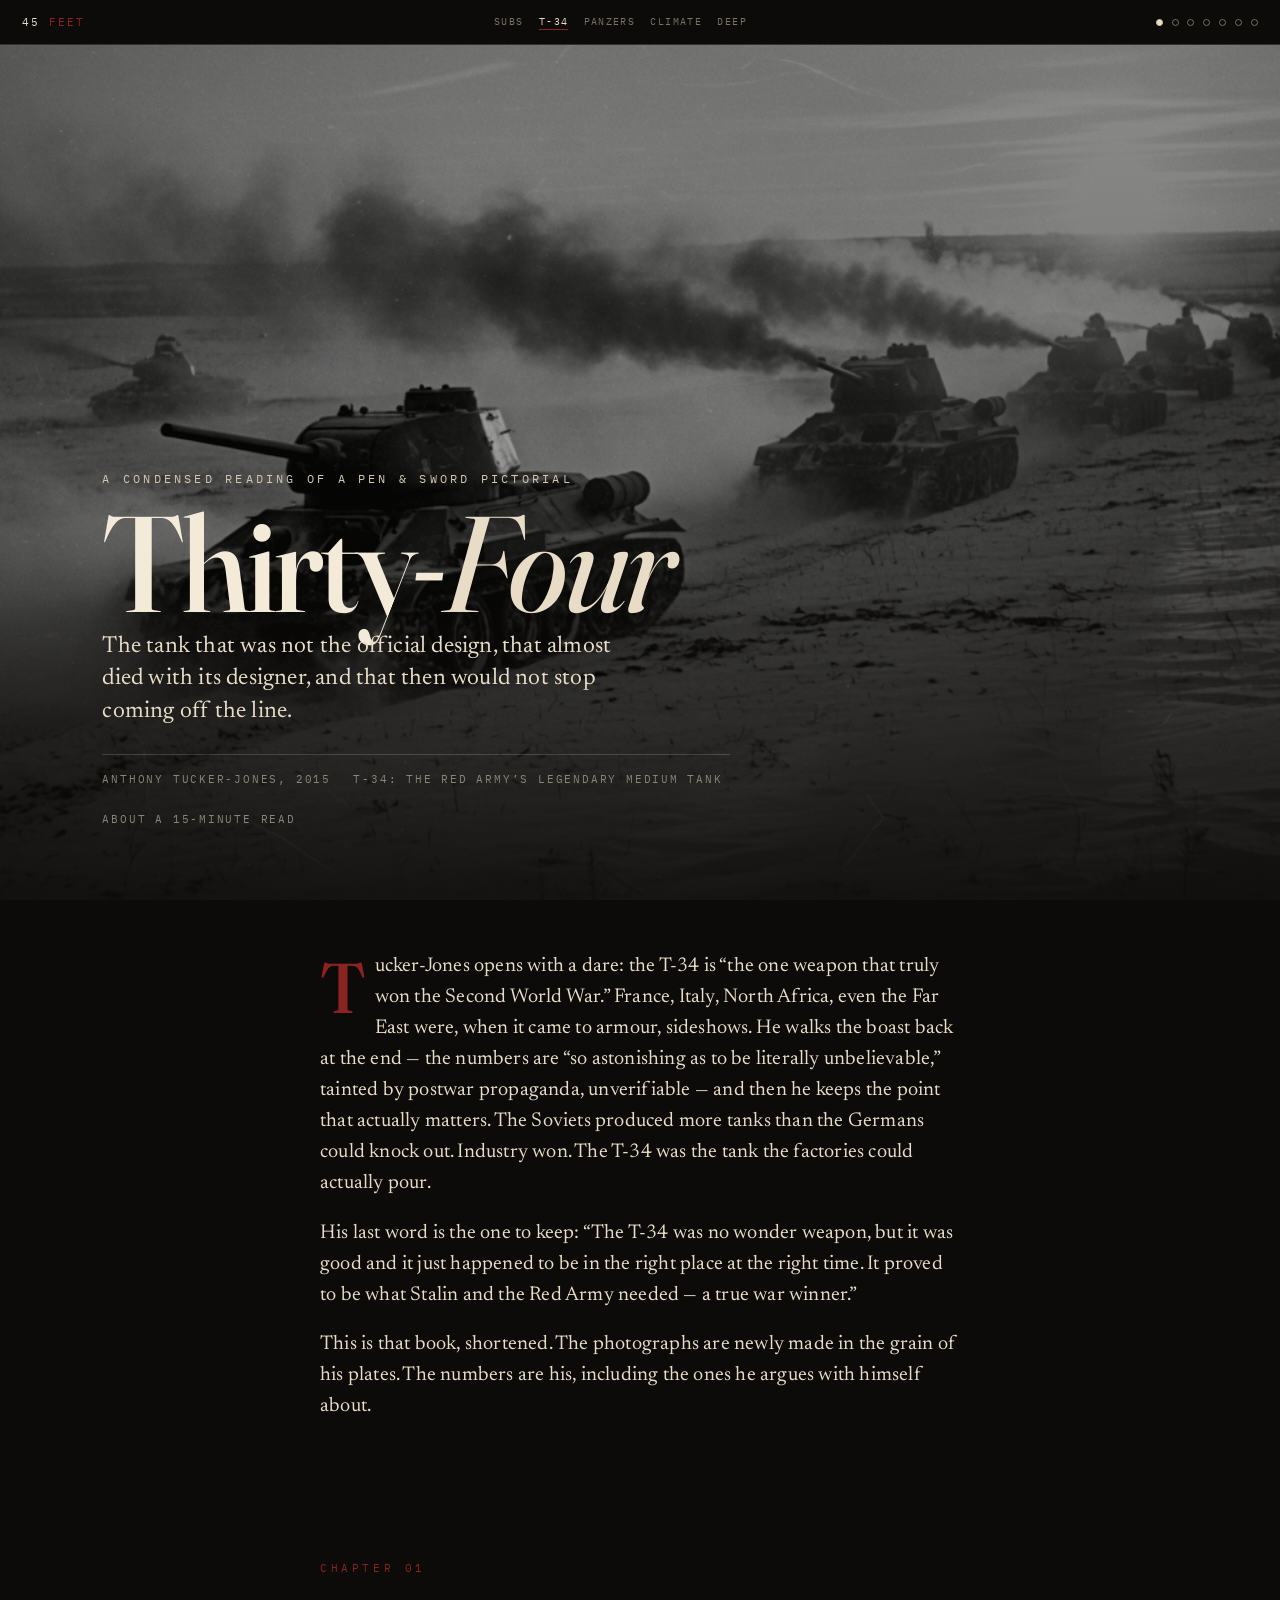
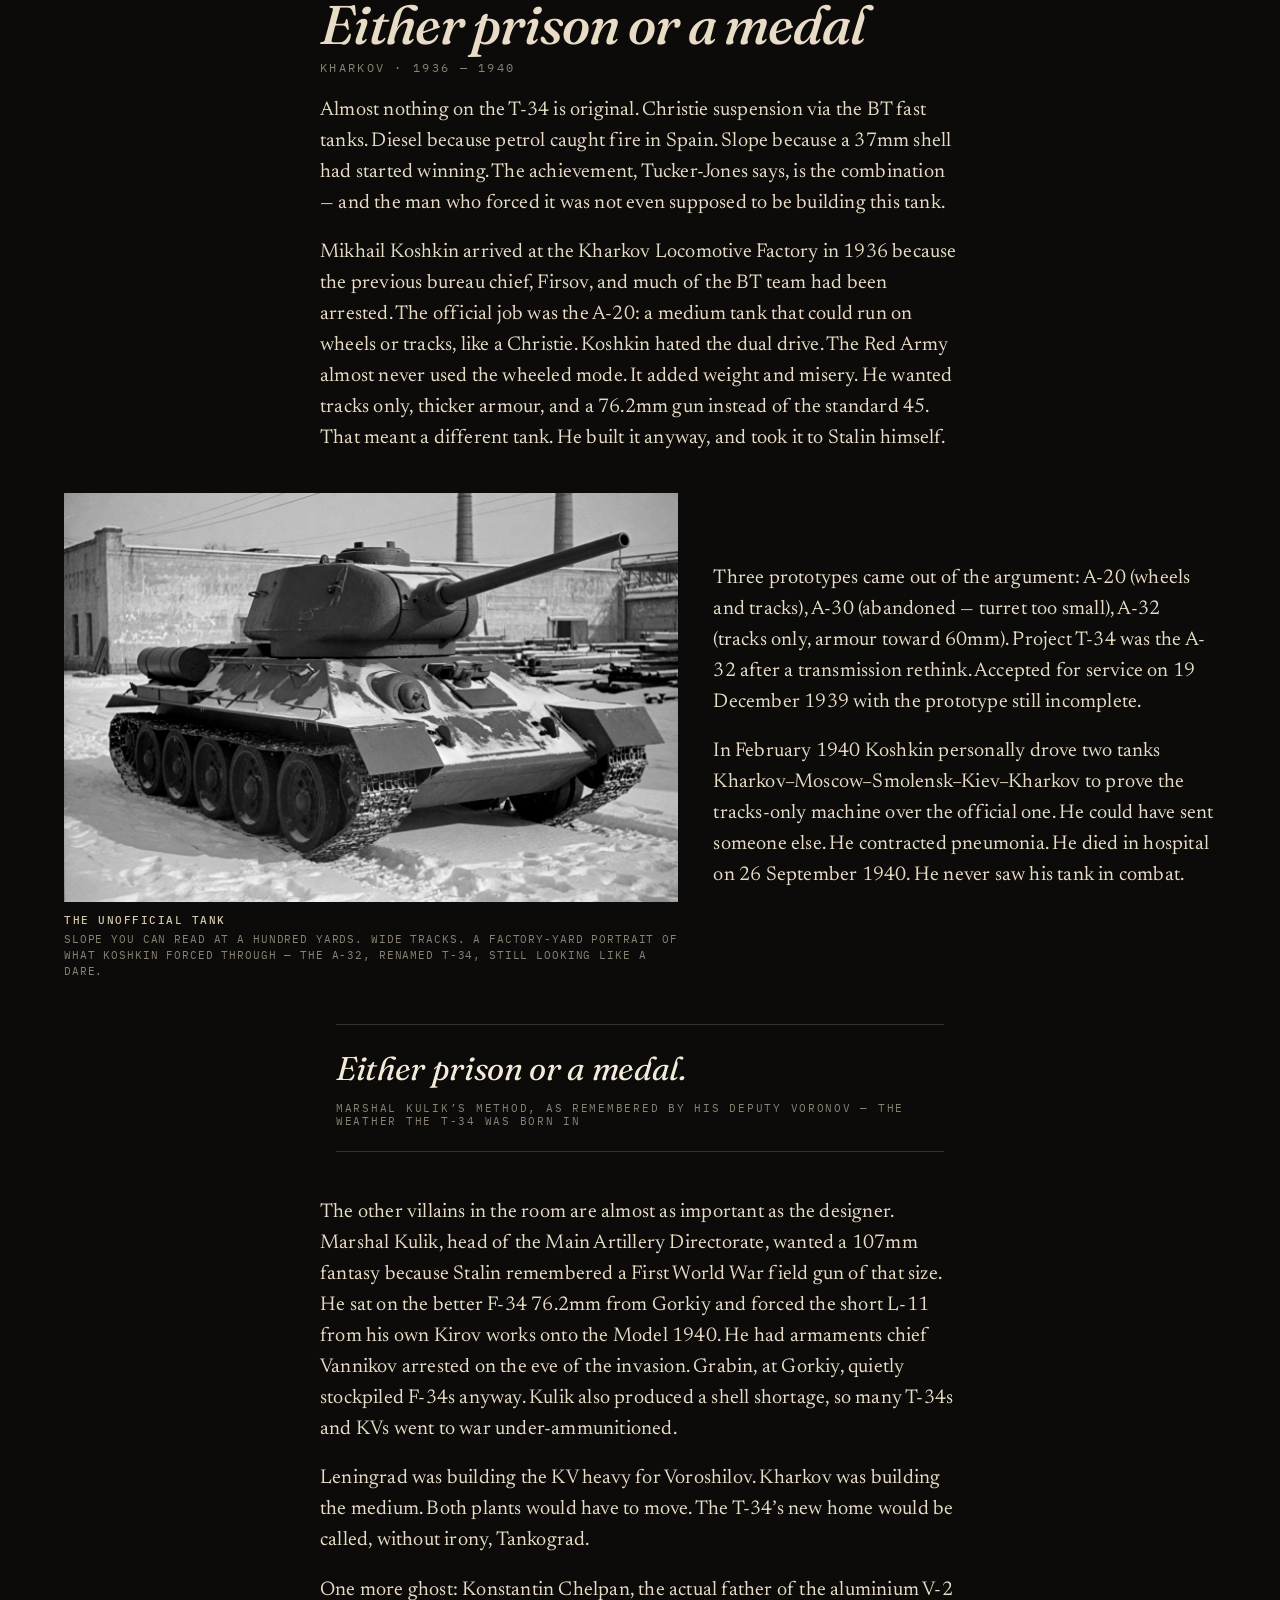
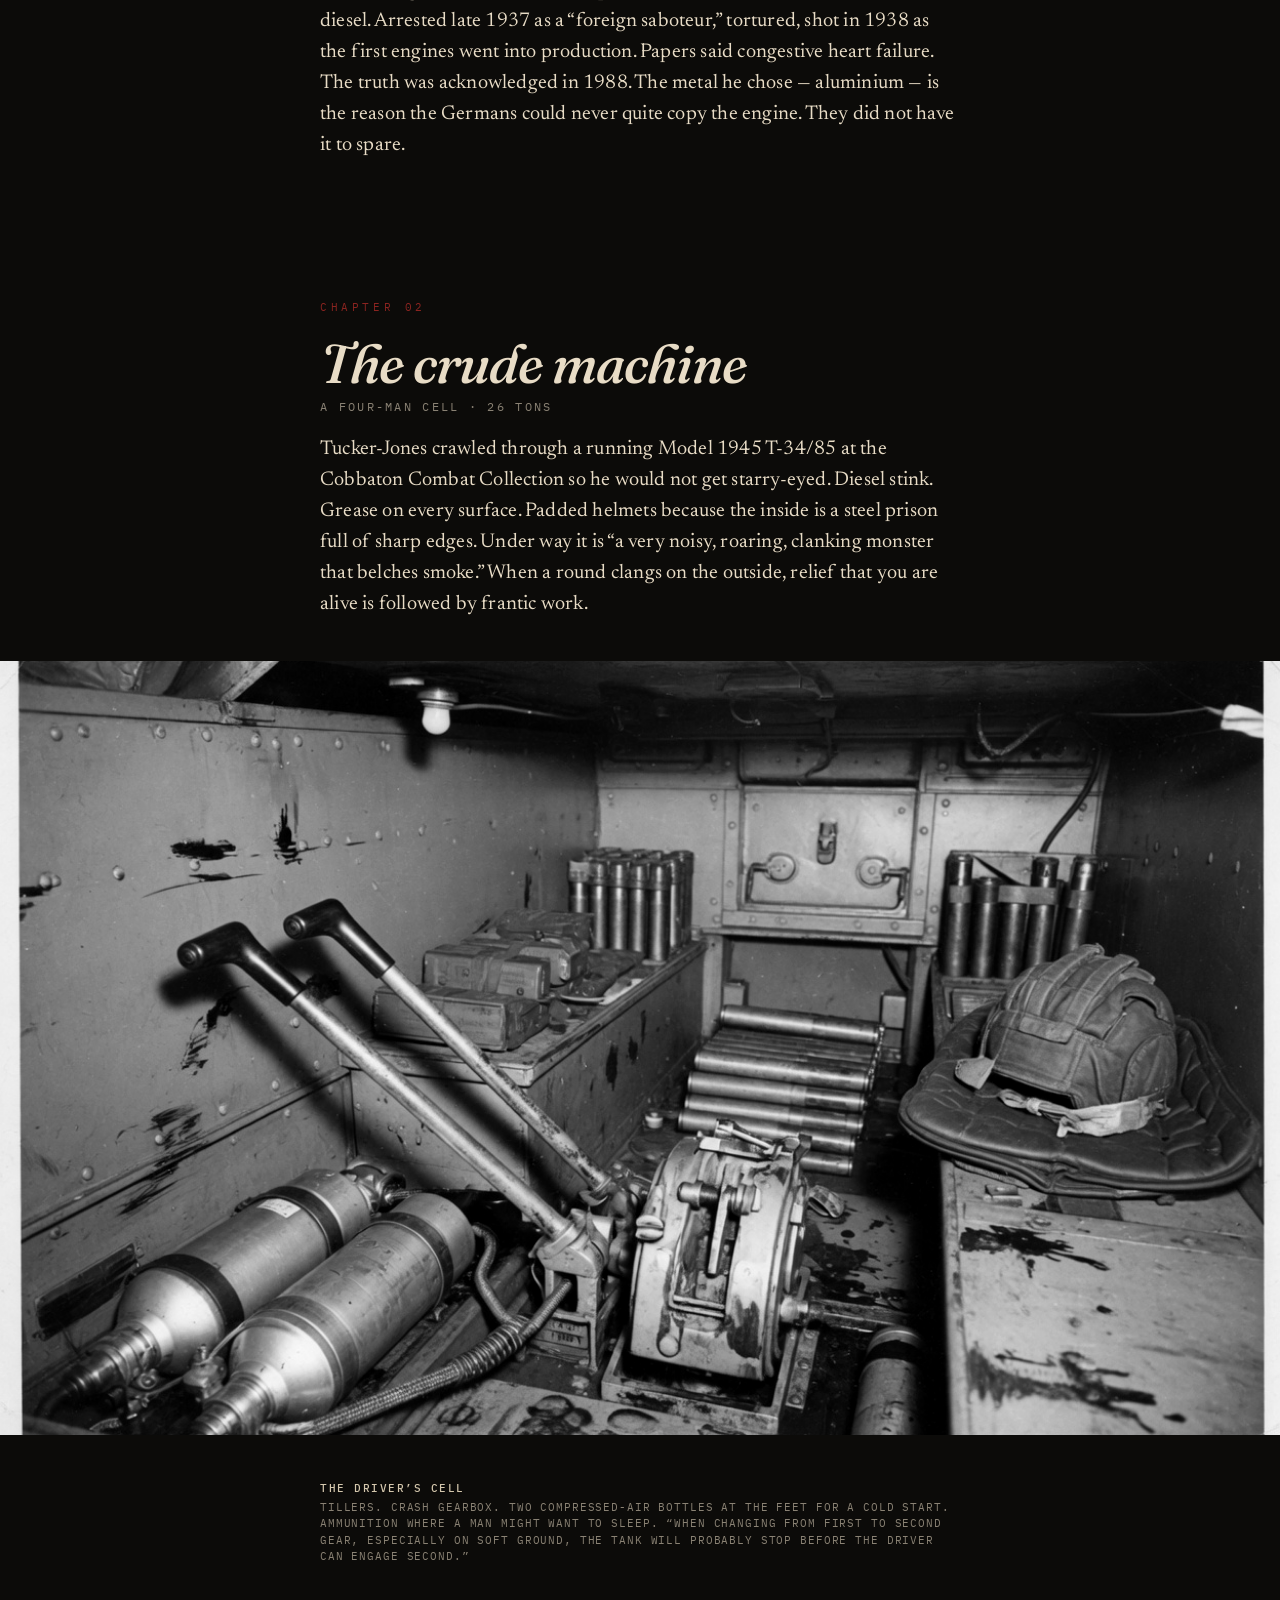
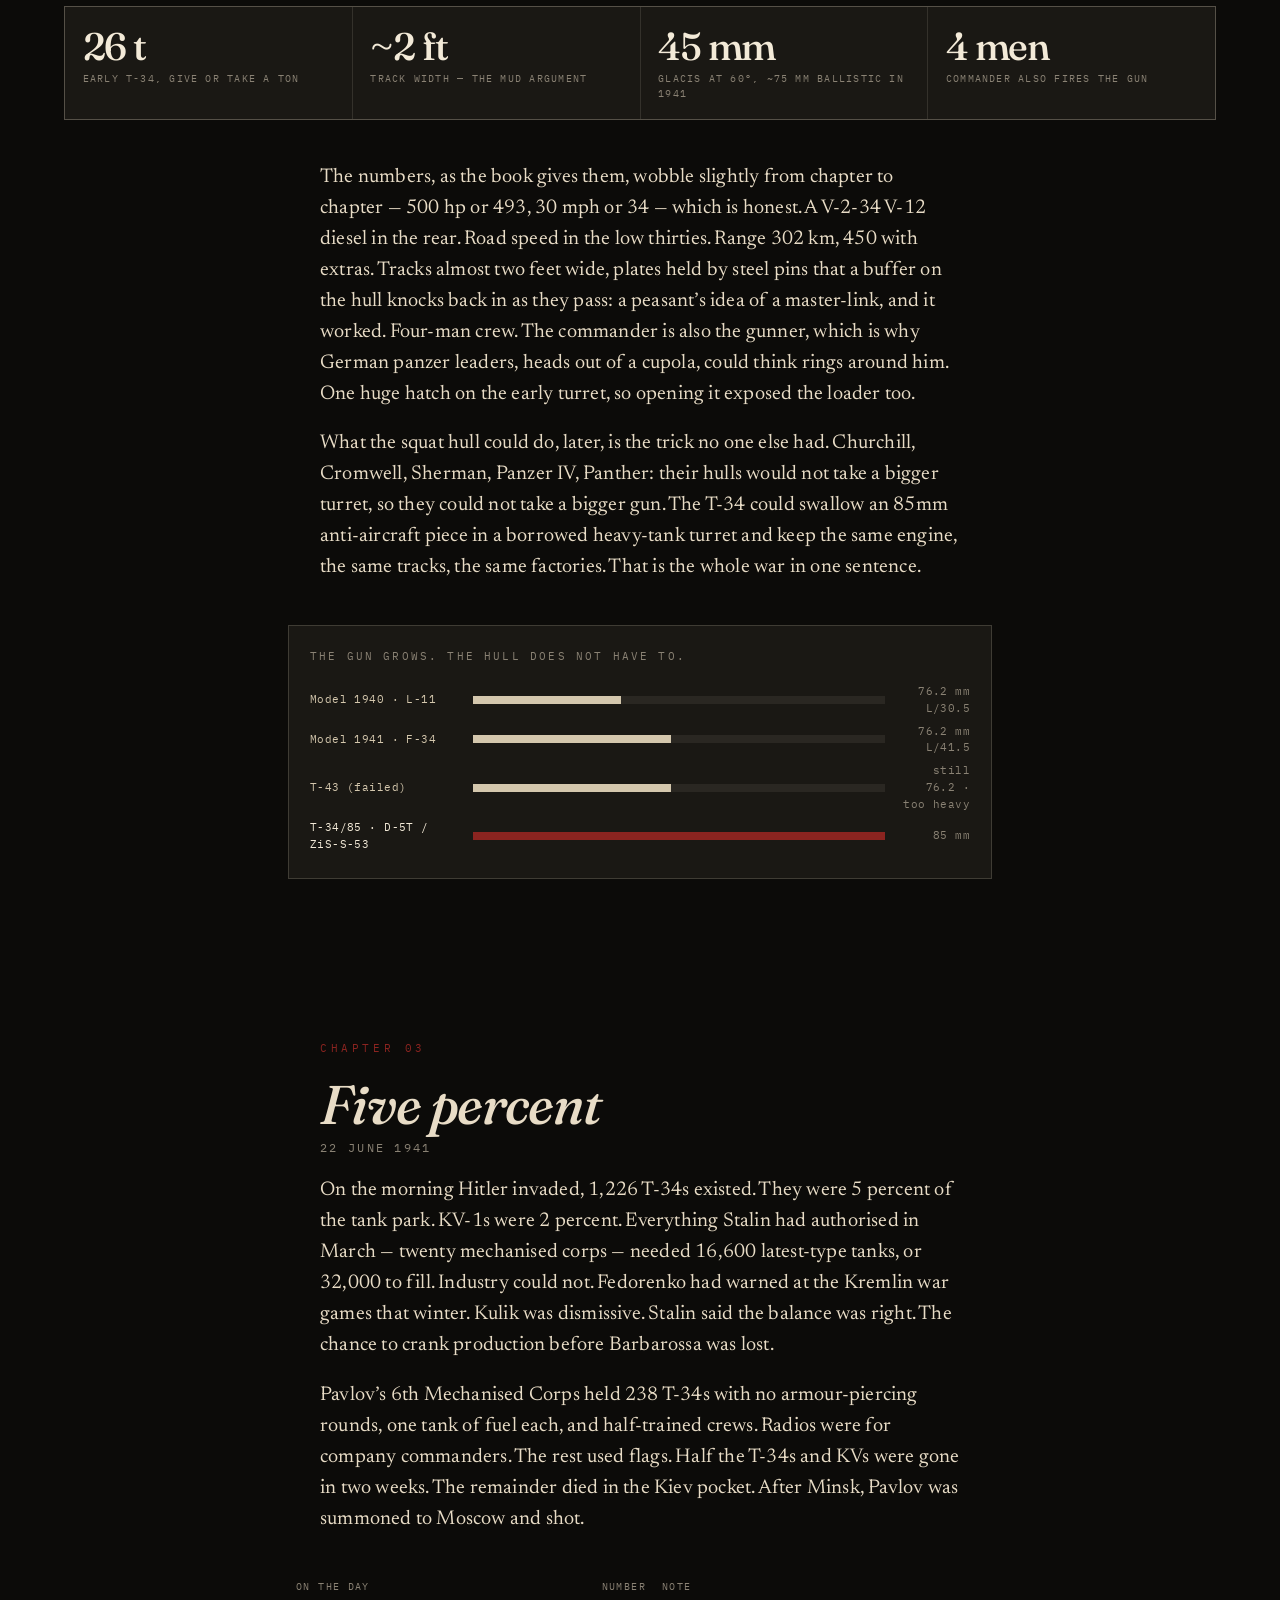
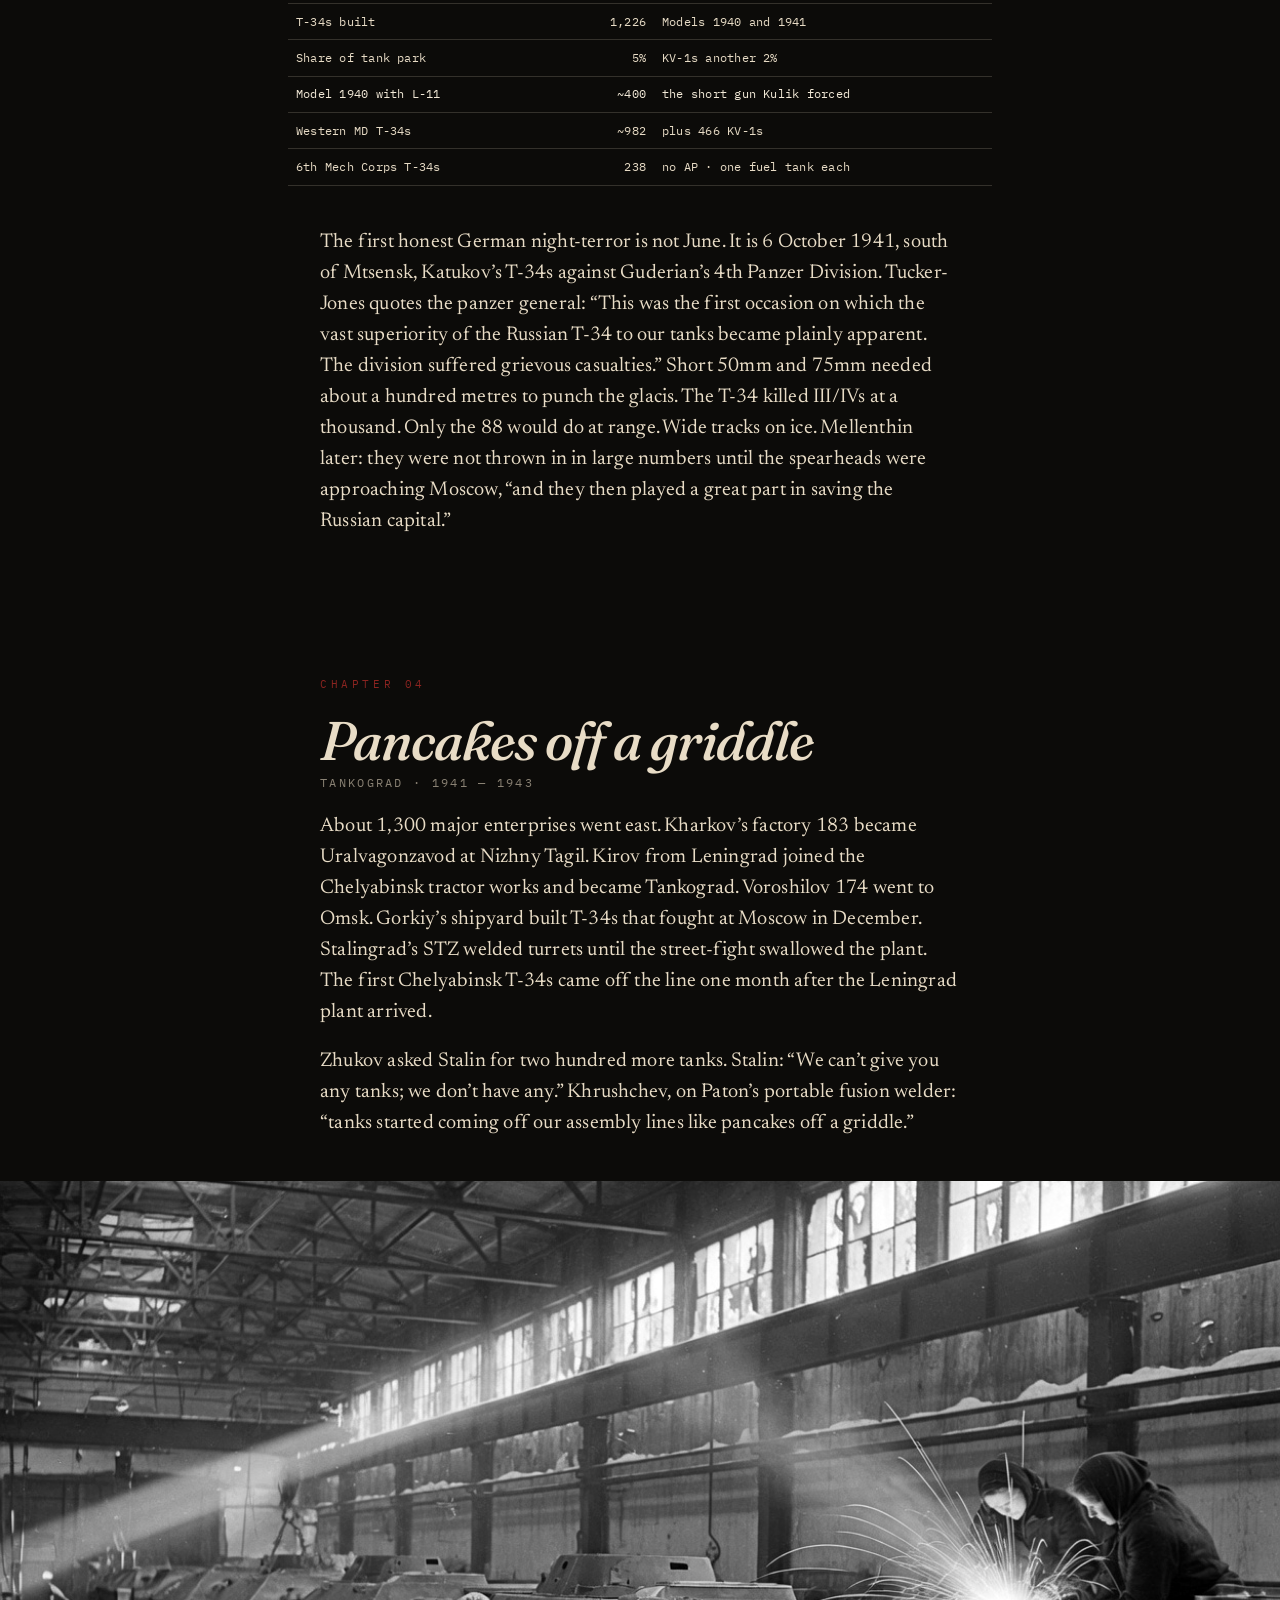
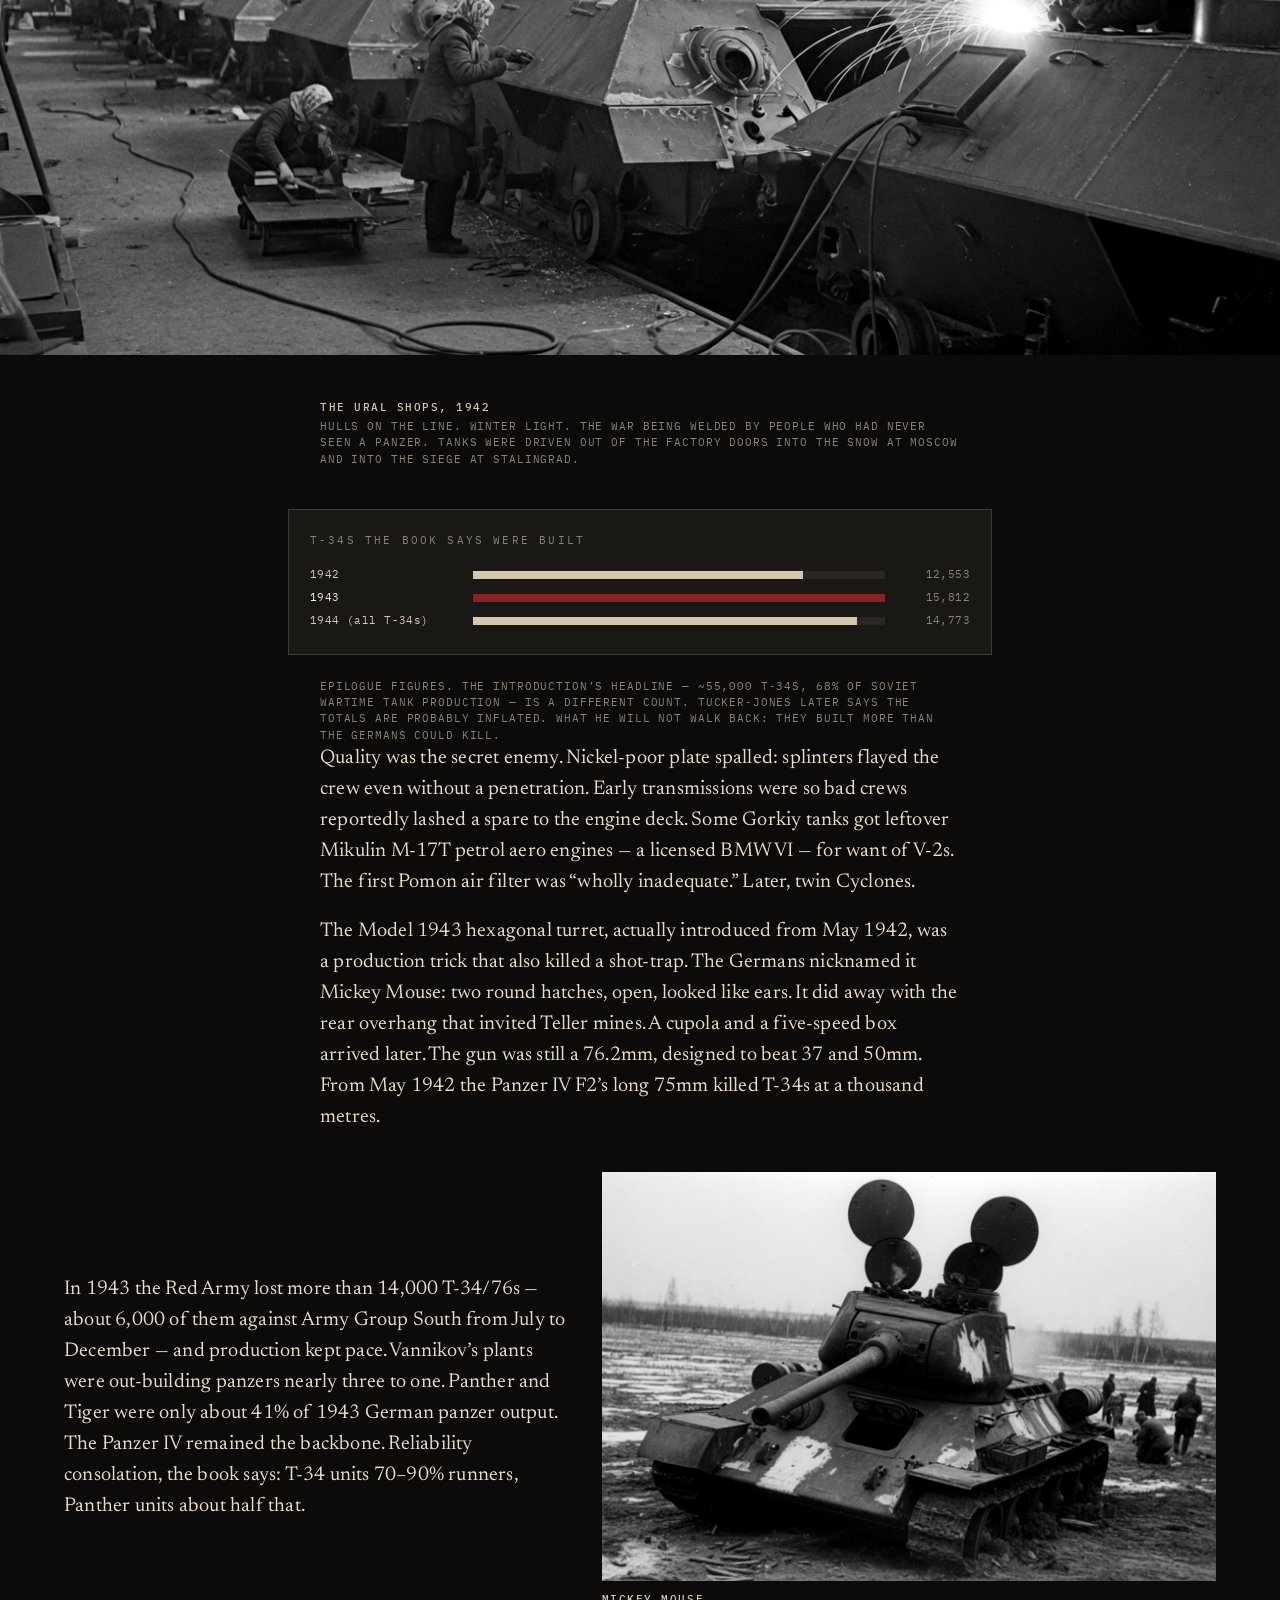
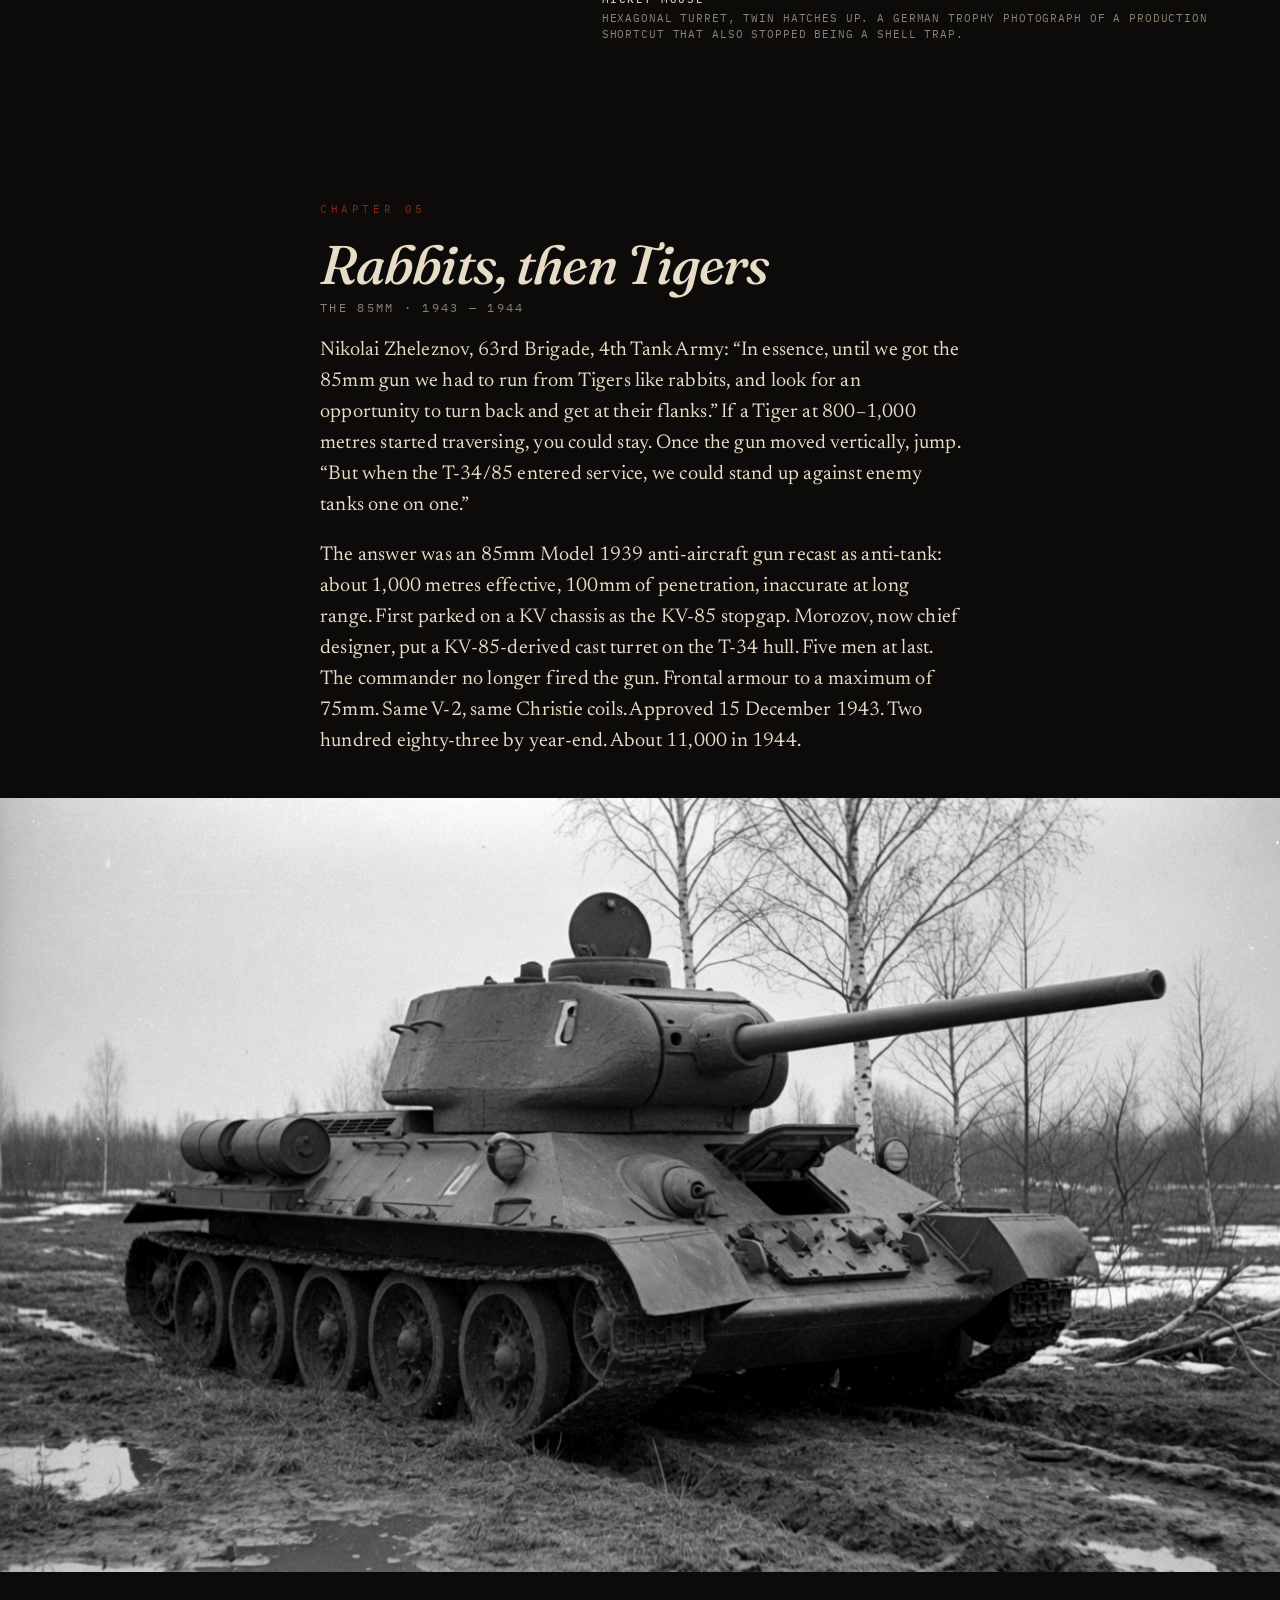
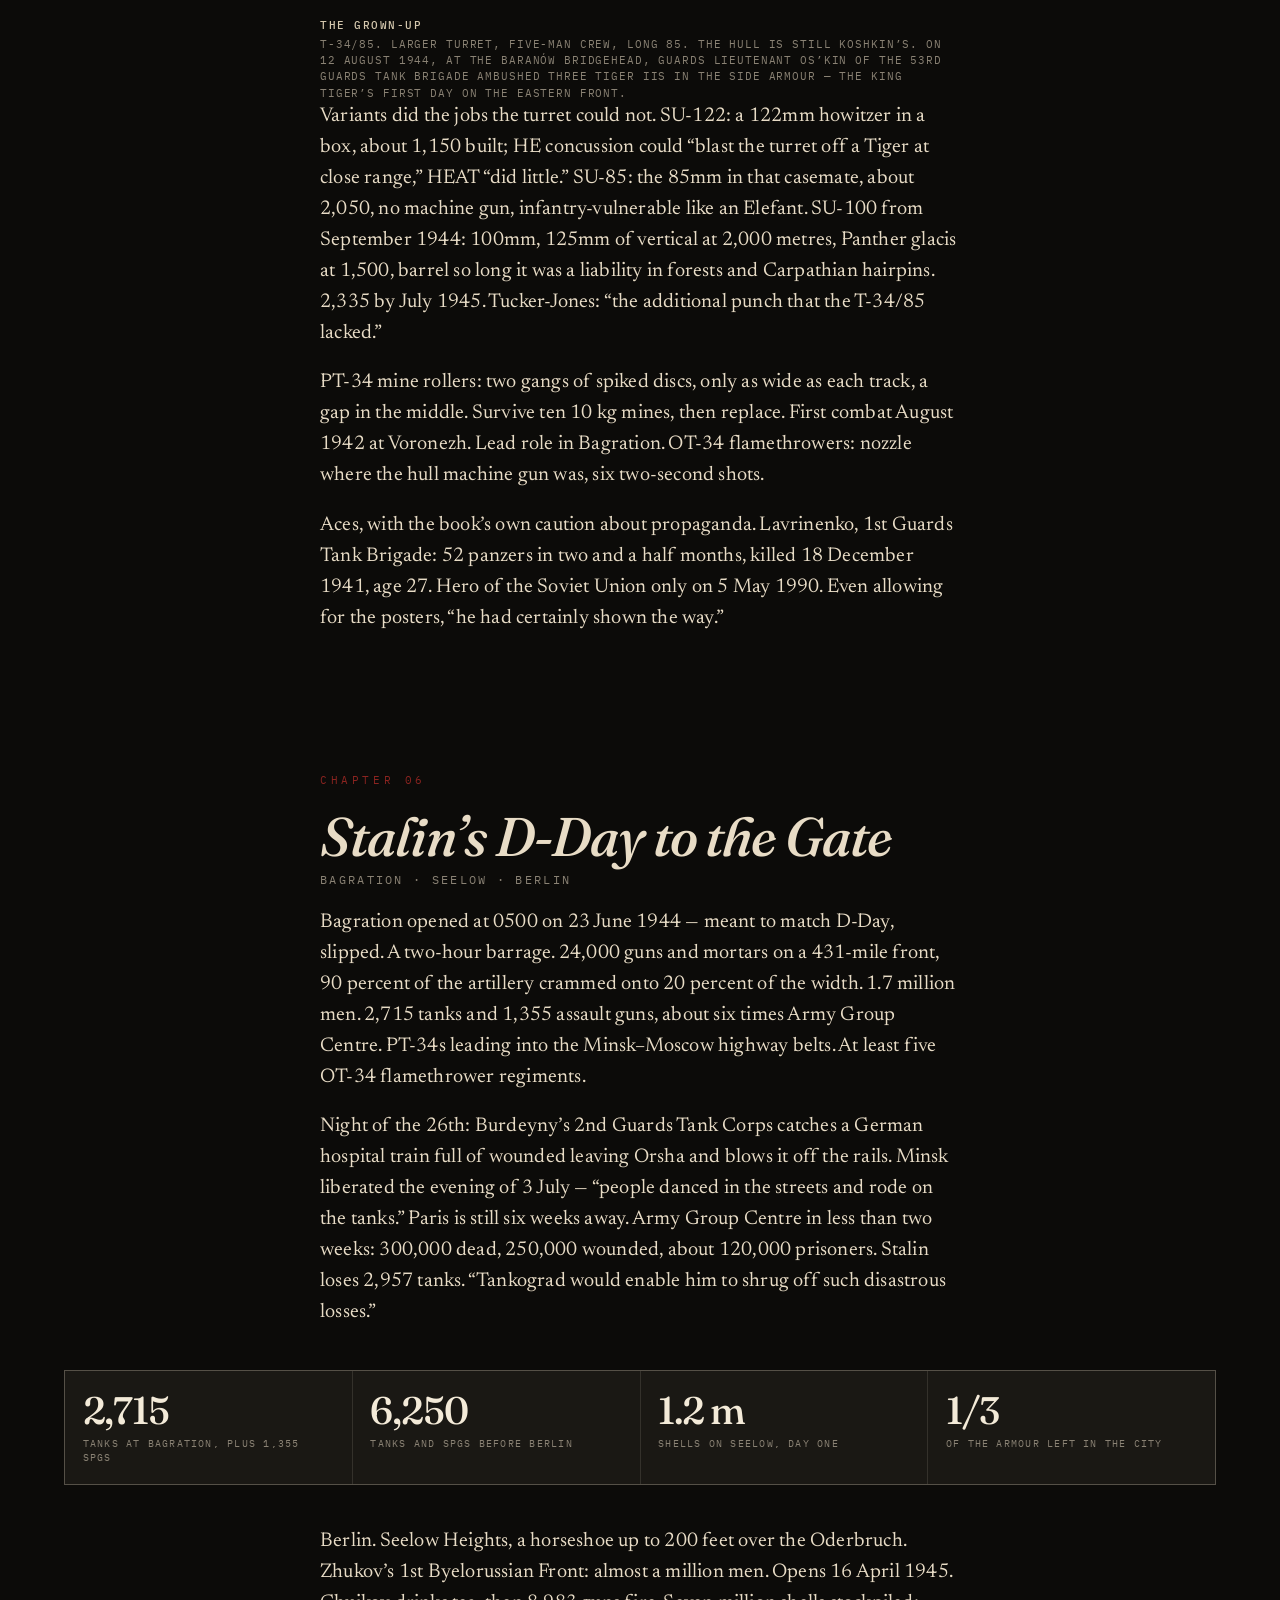
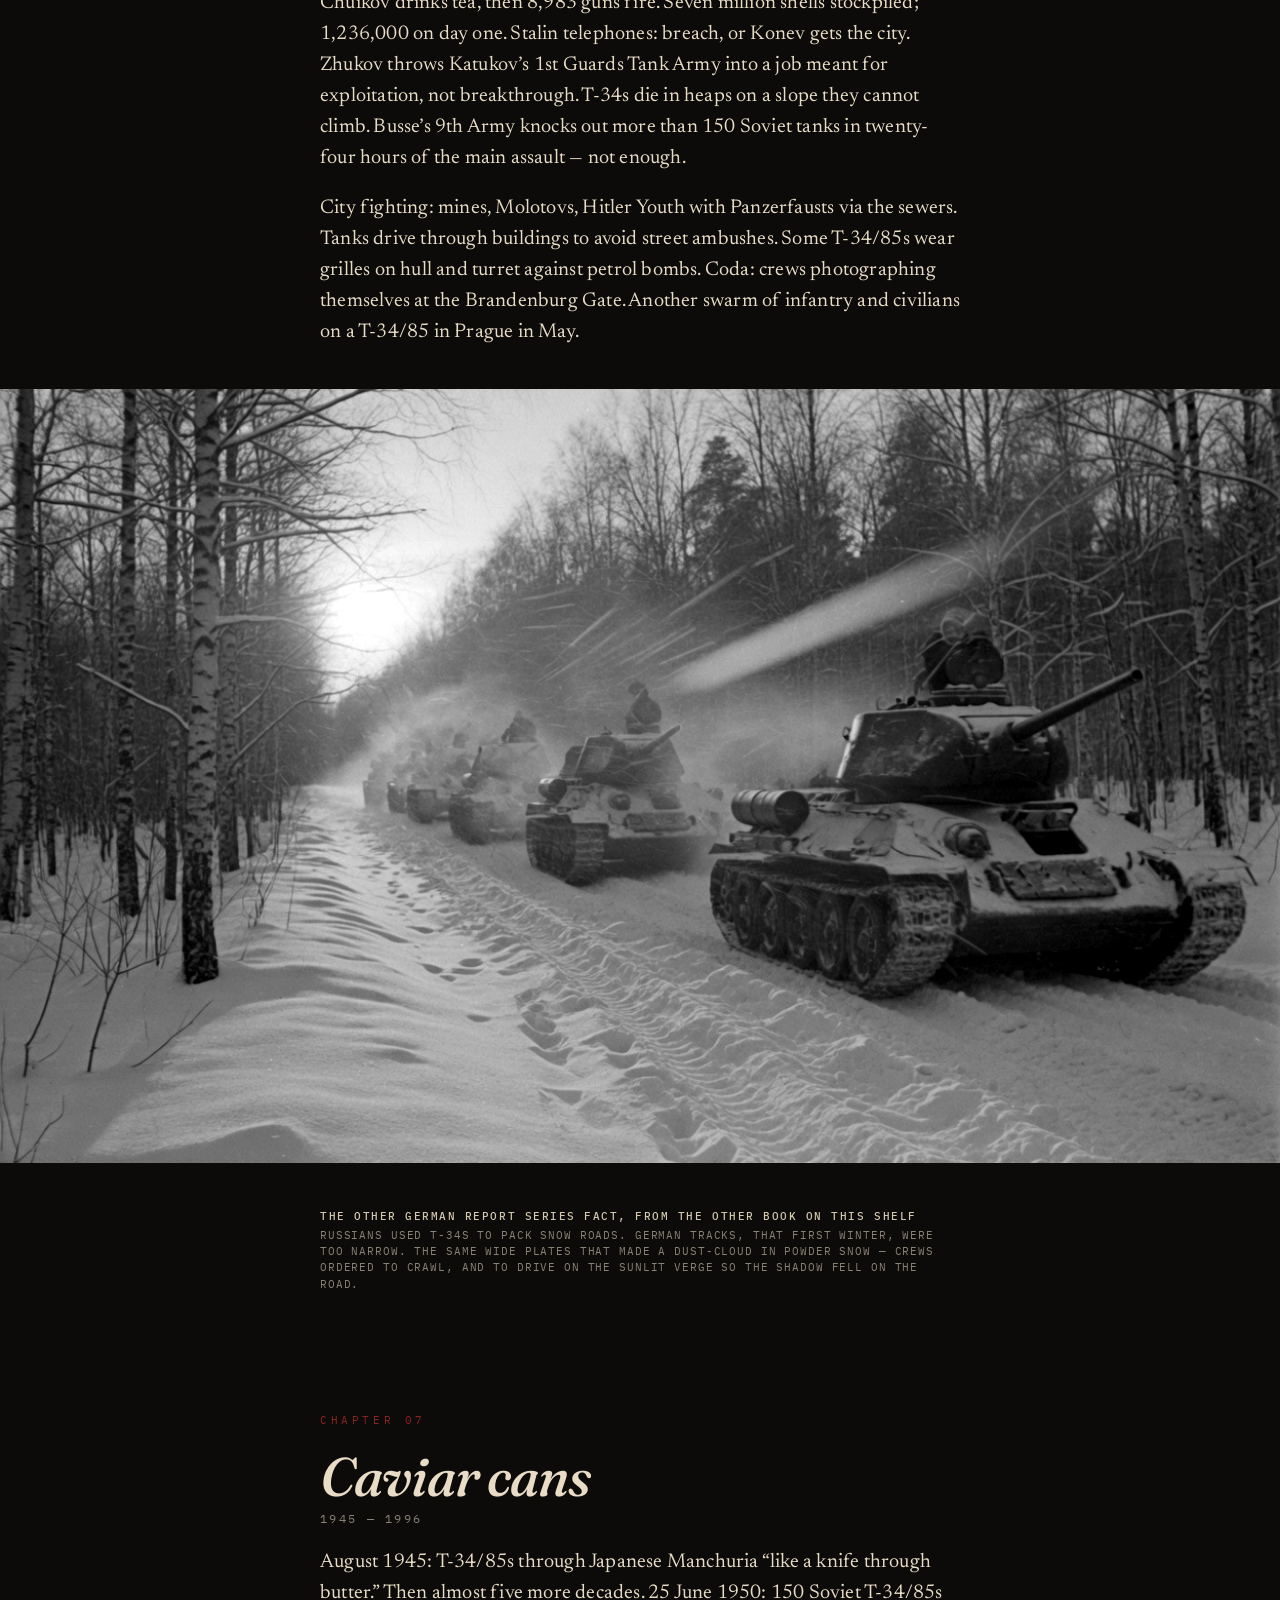
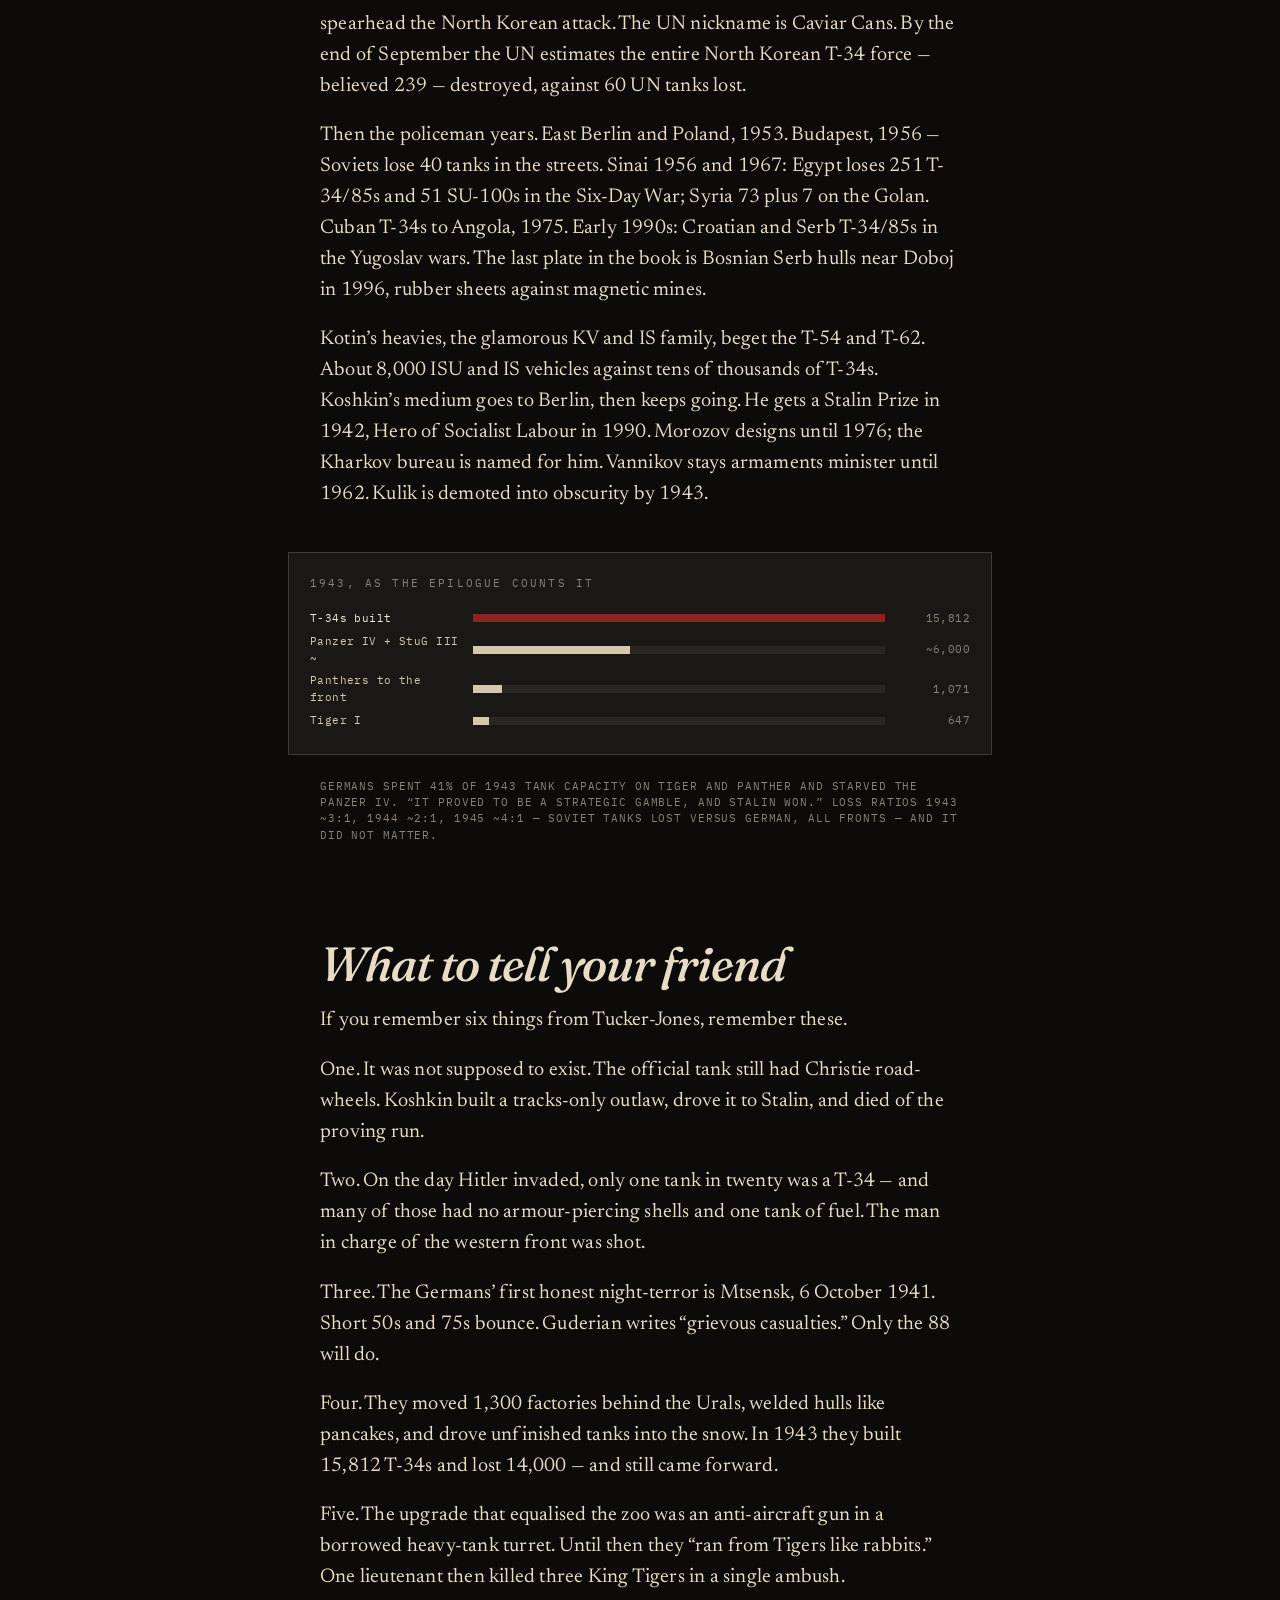
<file: site/t-34/index.html>
<!DOCTYPE html>
<html lang="en">
<head>
  <meta charset="utf-8" />
  <meta name="viewport" content="width=device-width, initial-scale=1" />
  <title>Thirty-Four — the T-34, condensed</title>
  <meta name="description" content="A 15-minute reading of Anthony Tucker-Jones’s T-34: The Red Army’s Legendary Medium Tank. Slope, diesel, two-foot tracks, and the factory that would not stop." />
  <link rel="preconnect" href="https://fonts.googleapis.com" />
  <link rel="preconnect" href="https://fonts.gstatic.com" crossorigin />
  <link href="https://fonts.googleapis.com/css2?family=Fraunces:ital,opsz,wght@0,9..144,500;1,9..144,400;1,9..144,500&family=IBM+Plex+Mono:wght@400;500&family=Newsreader:ital,opsz,wght@0,6..72,400;0,6..72,500;1,6..72,400&display=swap" rel="stylesheet" />
  <link rel="stylesheet" href="../css/style.css?v=11" />
</head>
<body>
  <div class="grain" aria-hidden="true"></div>
  <div class="progress" aria-hidden="true"></div>

  <nav class="topnav">
    <a class="mark" href="../">45&nbsp;<span>Feet</span></a>
    <div class="lib-nav" aria-label="Library">
      <a href="../submarines/">Subs</a>
      <a href="./" class="on">T-34</a>
      <a href="../panzertruppen/">Panzers</a>
      <a href="../climate/">Climate</a>
      <a href="../deep-battle/">Deep</a>
    </div>
    <div class="chap-dots" aria-label="Chapters">
      <a href="#c1" title="Either prison or a medal"></a>
      <a href="#c2" title="The crude machine"></a>
      <a href="#c3" title="Five percent"></a>
      <a href="#c4" title="Pancakes"></a>
      <a href="#c5" title="Rabbits"></a>
      <a href="#c6" title="Stalin’s D-Day"></a>
      <a href="#c7" title="Caviar cans"></a>
    </div>
  </nav>

  <header class="hero" id="top">
    <div class="hero-media">
      <img src="../assets/t34/hero.jpg" alt="A column of T-34 tanks charging across a snowy Russian field" />
    </div>
    <div class="hero-copy">
      <p class="kicker">A condensed reading of a Pen &amp; Sword pictorial</p>
      <h1>Thirty-<em>Four</em></h1>
      <p class="lede">The tank that was not the official design, that almost died with its designer, and that then would not stop coming off the line.</p>
      <div class="meta-row">
        <span>Anthony Tucker-Jones, 2015</span>
        <span class="hide-sm">T-34: The Red Army’s Legendary Medium Tank</span>
        <span>About a 15-minute read</span>
      </div>
    </div>
  </header>

  <section class="chapter" style="padding-top: 3.2rem;">
    <div class="prose">
      <p class="drop">Tucker-Jones opens with a dare: the T-34 is “the one weapon that truly won the Second World War.” France, Italy, North Africa, even the Far East were, when it came to armour, sideshows. He walks the boast back at the end — the numbers are “so astonishing as to be literally unbelievable,” tainted by postwar propaganda, unverifiable — and then he keeps the point that actually matters. The Soviets produced more tanks than the Germans could knock out. Industry won. The T-34 was the tank the factories could actually pour.</p>
      <p>His last word is the one to keep: “The T-34 was no wonder weapon, but it was good and it just happened to be in the right place at the right time. It proved to be what Stalin and the Red Army needed — a true war winner.”</p>
      <p>This is that book, shortened. The photographs are newly made in the grain of his plates. The numbers are his, including the ones he argues with himself about.</p>
    </div>
  </section>

  <section class="chapter" id="c1">
    <div class="prose">
      <p class="ch-num">Chapter 01</p>
      <h2>Either prison or a medal</h2>
      <p class="ch-year">Kharkov · 1936 — 1940</p>
      <p>Almost nothing on the T-34 is original. Christie suspension via the BT fast tanks. Diesel because petrol caught fire in Spain. Slope because a 37mm shell had started winning. The achievement, Tucker-Jones says, is the combination — and the man who forced it was not even supposed to be building this tank.</p>
      <p>Mikhail Koshkin arrived at the Kharkov Locomotive Factory in 1936 because the previous bureau chief, Firsov, and much of the BT team had been arrested. The official job was the A-20: a medium tank that could run on wheels or tracks, like a Christie. Koshkin hated the dual drive. The Red Army almost never used the wheeled mode. It added weight and misery. He wanted tracks only, thicker armour, and a 76.2mm gun instead of the standard 45. That meant a different tank. He built it anyway, and took it to Stalin himself.</p>
    </div>

    <div class="split">
      <figure>
        <img src="../assets/t34/t34-76.jpg" alt="Early T-34/76 Model 1940 with short gun and sloped armour in a snowy yard" />
        <figcaption class="cap"><strong>The unofficial tank</strong> Slope you can read at a hundred yards. Wide tracks. A factory-yard portrait of what Koshkin forced through — the A-32, renamed T-34, still looking like a dare.</figcaption>
      </figure>
      <div class="prose" style="width:auto;margin:0;">
        <p>Three prototypes came out of the argument: A-20 (wheels and tracks), A-30 (abandoned — turret too small), A-32 (tracks only, armour toward 60mm). Project T-34 was the A-32 after a transmission rethink. Accepted for service on 19 December 1939 with the prototype still incomplete.</p>
        <p>In February 1940 Koshkin personally drove two tanks Kharkov–Moscow–Smolensk–Kiev–Kharkov to prove the tracks-only machine over the official one. He could have sent someone else. He contracted pneumonia. He died in hospital on 26 September 1940. He never saw his tank in combat.</p>
      </div>
    </div>

    <blockquote class="pull">
      Either prison or a medal.
      <cite>Marshal Kulik’s method, as remembered by his deputy Voronov — the weather the T-34 was born in</cite>
    </blockquote>

    <div class="prose">
      <p>The other villains in the room are almost as important as the designer. Marshal Kulik, head of the Main Artillery Directorate, wanted a 107mm fantasy because Stalin remembered a First World War field gun of that size. He sat on the better F-34 76.2mm from Gorkiy and forced the short L-11 from his own Kirov works onto the Model 1940. He had armaments chief Vannikov arrested on the eve of the invasion. Grabin, at Gorkiy, quietly stockpiled F-34s anyway. Kulik also produced a shell shortage, so many T-34s and KVs went to war under-ammunitioned.</p>
      <p>Leningrad was building the KV heavy for Voroshilov. Kharkov was building the medium. Both plants would have to move. The T-34’s new home would be called, without irony, Tankograd.</p>
      <p>One more ghost: Konstantin Chelpan, the actual father of the aluminium V-2 diesel. Arrested late 1937 as a “foreign saboteur,” tortured, shot in 1938 as the first engines went into production. Papers said congestive heart failure. The truth was acknowledged in 1988. The metal he chose — aluminium — is the reason the Germans could never quite copy the engine. They did not have it to spare.</p>
    </div>
  </section>

  <section class="chapter" id="c2">
    <div class="prose">
      <p class="ch-num">Chapter 02</p>
      <h2>The crude machine</h2>
      <p class="ch-year">A four-man cell · 26 tons</p>
      <p>Tucker-Jones crawled through a running Model 1945 T-34/85 at the Cobbaton Combat Collection so he would not get starry-eyed. Diesel stink. Grease on every surface. Padded helmets because the inside is a steel prison full of sharp edges. Under way it is “a very noisy, roaring, clanking monster that belches smoke.” When a round clangs on the outside, relief that you are alive is followed by frantic work.</p>
    </div>

    <figure class="bleed">
      <img src="../assets/t34/interior.jpg" alt="Cramped T-34 driver’s compartment with tiller levers, air bottles and stacked ammunition" />
    </figure>
    <p class="cap"><strong>The driver’s cell</strong> Tillers. Crash gearbox. Two compressed-air bottles at the feet for a cold start. Ammunition where a man might want to sleep. “When changing from first to second gear, especially on soft ground, the tank will probably stop before the driver can engage second.”</p>

    <div class="stats">
      <div class="stat"><b>26 t</b><span>early T-34, give or take a ton</span></div>
      <div class="stat"><b>~2 ft</b><span>track width — the mud argument</span></div>
      <div class="stat"><b>45 mm</b><span>glacis at 60°, ~75 mm ballistic in 1941</span></div>
      <div class="stat"><b>4 men</b><span>commander also fires the gun</span></div>
    </div>

    <div class="prose">
      <p>The numbers, as the book gives them, wobble slightly from chapter to chapter — 500 hp or 493, 30 mph or 34 — which is honest. A V-2-34 V-12 diesel in the rear. Road speed in the low thirties. Range 302 km, 450 with extras. Tracks almost two feet wide, plates held by steel pins that a buffer on the hull knocks back in as they pass: a peasant’s idea of a master-link, and it worked. Four-man crew. The commander is also the gunner, which is why German panzer leaders, heads out of a cupola, could think rings around him. One huge hatch on the early turret, so opening it exposed the loader too.</p>
      <p>What the squat hull could do, later, is the trick no one else had. Churchill, Cromwell, Sherman, Panzer IV, Panther: their hulls would not take a bigger turret, so they could not take a bigger gun. The T-34 could swallow an 85mm anti-aircraft piece in a borrowed heavy-tank turret and keep the same engine, the same tracks, the same factories. That is the whole war in one sentence.</p>
    </div>

    <div class="diagram">
      <h3>The gun grows. The hull does not have to.</h3>
      <div class="drow"><span>Model 1940 · L-11</span><div class="dbar"><i style="--w:36%"></i></div><span class="n">76.2 mm L/30.5</span></div>
      <div class="drow"><span>Model 1941 · F-34</span><div class="dbar"><i style="--w:48%"></i></div><span class="n">76.2 mm L/41.5</span></div>
      <div class="drow"><span>T-43 (failed)</span><div class="dbar"><i style="--w:48%"></i></div><span class="n">still 76.2 · too heavy</span></div>
      <div class="drow now"><span>T-34/85 · D-5T / ZiS-S-53</span><div class="dbar"><i style="--w:100%"></i></div><span class="n">85 mm</span></div>
    </div>
  </section>

  <section class="chapter" id="c3">
    <div class="prose">
      <p class="ch-num">Chapter 03</p>
      <h2>Five percent</h2>
      <p class="ch-year">22 June 1941</p>
      <p>On the morning Hitler invaded, 1,226 T-34s existed. They were 5 percent of the tank park. KV-1s were 2 percent. Everything Stalin had authorised in March — twenty mechanised corps — needed 16,600 latest-type tanks, or 32,000 to fill. Industry could not. Fedorenko had warned at the Kremlin war games that winter. Kulik was dismissive. Stalin said the balance was right. The chance to crank production before Barbarossa was lost.</p>
      <p>Pavlov’s 6th Mechanised Corps held 238 T-34s with no armour-piercing rounds, one tank of fuel each, and half-trained crews. Radios were for company commanders. The rest used flags. Half the T-34s and KVs were gone in two weeks. The remainder died in the Kiev pocket. After Minsk, Pavlov was summoned to Moscow and shot.</p>
    </div>

    <div class="table-wrap">
      <table class="data">
        <thead>
          <tr><th>On the day</th><th class="r">Number</th><th>Note</th></tr>
        </thead>
        <tbody>
          <tr><td>T-34s built</td><td class="r">1,226</td><td>Models 1940 and 1941</td></tr>
          <tr><td>Share of tank park</td><td class="r">5%</td><td>KV-1s another 2%</td></tr>
          <tr class="hi"><td>Model 1940 with L-11</td><td class="r">~400</td><td>the short gun Kulik forced</td></tr>
          <tr><td>Western MD T-34s</td><td class="r">~982</td><td>plus 466 KV-1s</td></tr>
          <tr><td>6th Mech Corps T-34s</td><td class="r">238</td><td>no AP · one fuel tank each</td></tr>
        </tbody>
      </table>
    </div>

    <div class="prose">
      <p>The first honest German night-terror is not June. It is 6 October 1941, south of Mtsensk, Katukov’s T-34s against Guderian’s 4th Panzer Division. Tucker-Jones quotes the panzer general: “This was the first occasion on which the vast superiority of the Russian T-34 to our tanks became plainly apparent. The division suffered grievous casualties.” Short 50mm and 75mm needed about a hundred metres to punch the glacis. The T-34 killed III/IVs at a thousand. Only the 88 would do at range. Wide tracks on ice. Mellenthin later: they were not thrown in in large numbers until the spearheads were approaching Moscow, “and they then played a great part in saving the Russian capital.”</p>
    </div>
  </section>

  <section class="chapter" id="c4">
    <div class="prose">
      <p class="ch-num">Chapter 04</p>
      <h2>Pancakes off a griddle</h2>
      <p class="ch-year">Tankograd · 1941 — 1943</p>
      <p>About 1,300 major enterprises went east. Kharkov’s factory 183 became Uralvagonzavod at Nizhny Tagil. Kirov from Leningrad joined the Chelyabinsk tractor works and became Tankograd. Voroshilov 174 went to Omsk. Gorkiy’s shipyard built T-34s that fought at Moscow in December. Stalingrad’s STZ welded turrets until the street-fight swallowed the plant. The first Chelyabinsk T-34s came off the line one month after the Leningrad plant arrived.</p>
      <p>Zhukov asked Stalin for two hundred more tanks. Stalin: “We can’t give you any tanks; we don’t have any.” Khrushchev, on Paton’s portable fusion welder: “tanks started coming off our assembly lines like pancakes off a griddle.”</p>
    </div>

    <figure class="bleed">
      <img src="../assets/t34/factory.jpg" alt="Women welding tank hulls on a Ural factory line, winter light through high windows" />
    </figure>
    <p class="cap"><strong>The Ural shops, 1942</strong> Hulls on the line. Winter light. The war being welded by people who had never seen a panzer. Tanks were driven out of the factory doors into the snow at Moscow and into the siege at Stalingrad.</p>

    <div class="diagram">
      <h3>T-34s the book says were built</h3>
      <div class="drow"><span>1942</span><div class="dbar"><i style="--w:80%"></i></div><span class="n">12,553</span></div>
      <div class="drow now"><span>1943</span><div class="dbar"><i style="--w:100%"></i></div><span class="n">15,812</span></div>
      <div class="drow"><span>1944 (all T-34s)</span><div class="dbar"><i style="--w:93%"></i></div><span class="n">14,773</span></div>
    </div>
    <p class="cap" style="margin-top:-1.2rem;">Epilogue figures. The introduction’s headline — ~55,000 T-34s, 68% of Soviet wartime tank production — is a different count. Tucker-Jones later says the totals are probably inflated. What he will not walk back: they built more than the Germans could kill.</p>

    <div class="prose">
      <p>Quality was the secret enemy. Nickel-poor plate spalled: splinters flayed the crew even without a penetration. Early transmissions were so bad crews reportedly lashed a spare to the engine deck. Some Gorkiy tanks got leftover Mikulin M-17T petrol aero engines — a licensed BMW VI — for want of V-2s. The first Pomon air filter was “wholly inadequate.” Later, twin Cyclones.</p>
      <p>The Model 1943 hexagonal turret, actually introduced from May 1942, was a production trick that also killed a shot-trap. The Germans nicknamed it Mickey Mouse: two round hatches, open, looked like ears. It did away with the rear overhang that invited Teller mines. A cupola and a five-speed box arrived later. The gun was still a 76.2mm, designed to beat 37 and 50mm. From May 1942 the Panzer IV F2’s long 75mm killed T-34s at a thousand metres.</p>
    </div>

    <div class="split flip">
      <div class="prose" style="width:auto;margin:0;">
        <p>In 1943 the Red Army lost more than 14,000 T-34/76s — about 6,000 of them against Army Group South from July to December — and production kept pace. Vannikov’s plants were out-building panzers nearly three to one. Panther and Tiger were only about 41% of 1943 German panzer output. The Panzer IV remained the backbone. Reliability consolation, the book says: T-34 units 70–90% runners, Panther units about half that.</p>
      </div>
      <figure>
        <img src="../assets/t34/mickey.jpg" alt="Abandoned T-34 with hexagonal turret, both round hatches open like Mickey Mouse ears" />
        <figcaption class="cap"><strong>Mickey Mouse</strong> Hexagonal turret, twin hatches up. A German trophy photograph of a production shortcut that also stopped being a shell trap.</figcaption>
      </figure>
    </div>
  </section>

  <section class="chapter" id="c5">
    <div class="prose">
      <p class="ch-num">Chapter 05</p>
      <h2>Rabbits, then Tigers</h2>
      <p class="ch-year">The 85mm · 1943 — 1944</p>
      <p>Nikolai Zheleznov, 63rd Brigade, 4th Tank Army: “In essence, until we got the 85mm gun we had to run from Tigers like rabbits, and look for an opportunity to turn back and get at their flanks.” If a Tiger at 800–1,000 metres started traversing, you could stay. Once the gun moved vertically, jump. “But when the T-34/85 entered service, we could stand up against enemy tanks one on one.”</p>
      <p>The answer was an 85mm Model 1939 anti-aircraft gun recast as anti-tank: about 1,000 metres effective, 100mm of penetration, inaccurate at long range. First parked on a KV chassis as the KV-85 stopgap. Morozov, now chief designer, put a KV-85-derived cast turret on the T-34 hull. Five men at last. The commander no longer fired the gun. Frontal armour to a maximum of 75mm. Same V-2, same Christie coils. Approved 15 December 1943. Two hundred eighty-three by year-end. About 11,000 in 1944.</p>
    </div>

    <figure class="bleed">
      <img src="../assets/t34/t34-85.jpg" alt="A T-34/85 with a large cast turret and long 85mm gun in a muddy spring field" />
    </figure>
    <p class="cap"><strong>The grown-up</strong> T-34/85. Larger turret, five-man crew, long 85. The hull is still Koshkin’s. On 12 August 1944, at the Baranów bridgehead, Guards Lieutenant Os’kin of the 53rd Guards Tank Brigade ambushed three Tiger IIs in the side armour — the King Tiger’s first day on the Eastern Front.</p>

    <div class="prose">
      <p>Variants did the jobs the turret could not. SU-122: a 122mm howitzer in a box, about 1,150 built; HE concussion could “blast the turret off a Tiger at close range,” HEAT “did little.” SU-85: the 85mm in that casemate, about 2,050, no machine gun, infantry-vulnerable like an Elefant. SU-100 from September 1944: 100mm, 125mm of vertical at 2,000 metres, Panther glacis at 1,500, barrel so long it was a liability in forests and Carpathian hairpins. 2,335 by July 1945. Tucker-Jones: “the additional punch that the T-34/85 lacked.”</p>
      <p>PT-34 mine rollers: two gangs of spiked discs, only as wide as each track, a gap in the middle. Survive ten 10 kg mines, then replace. First combat August 1942 at Voronezh. Lead role in Bagration. OT-34 flamethrowers: nozzle where the hull machine gun was, six two-second shots.</p>
      <p>Aces, with the book’s own caution about propaganda. Lavrinenko, 1st Guards Tank Brigade: 52 panzers in two and a half months, killed 18 December 1941, age 27. Hero of the Soviet Union only on 5 May 1990. Even allowing for the posters, “he had certainly shown the way.”</p>
    </div>
  </section>

  <section class="chapter" id="c6">
    <div class="prose">
      <p class="ch-num">Chapter 06</p>
      <h2>Stalin’s D-Day to the Gate</h2>
      <p class="ch-year">Bagration · Seelow · Berlin</p>
      <p>Bagration opened at 0500 on 23 June 1944 — meant to match D-Day, slipped. A two-hour barrage. 24,000 guns and mortars on a 431-mile front, 90 percent of the artillery crammed onto 20 percent of the width. 1.7 million men. 2,715 tanks and 1,355 assault guns, about six times Army Group Centre. PT-34s leading into the Minsk–Moscow highway belts. At least five OT-34 flamethrower regiments.</p>
      <p>Night of the 26th: Burdeyny’s 2nd Guards Tank Corps catches a German hospital train full of wounded leaving Orsha and blows it off the rails. Minsk liberated the evening of 3 July — “people danced in the streets and rode on the tanks.” Paris is still six weeks away. Army Group Centre in less than two weeks: 300,000 dead, 250,000 wounded, about 120,000 prisoners. Stalin loses 2,957 tanks. “Tankograd would enable him to shrug off such disastrous losses.”</p>
    </div>

    <div class="stats">
      <div class="stat"><b>2,715</b><span>tanks at Bagration, plus 1,355 SPGs</span></div>
      <div class="stat"><b>6,250</b><span>tanks and SPGs before Berlin</span></div>
      <div class="stat"><b>1.2 m</b><span>shells on Seelow, day one</span></div>
      <div class="stat"><b>1/3</b><span>of the armour left in the city</span></div>
    </div>

    <div class="prose">
      <p>Berlin. Seelow Heights, a horseshoe up to 200 feet over the Oderbruch. Zhukov’s 1st Byelorussian Front: almost a million men. Opens 16 April 1945. Chuikov drinks tea, then 8,983 guns fire. Seven million shells stockpiled; 1,236,000 on day one. Stalin telephones: breach, or Konev gets the city. Zhukov throws Katukov’s 1st Guards Tank Army into a job meant for exploitation, not breakthrough. T-34s die in heaps on a slope they cannot climb. Busse’s 9th Army knocks out more than 150 Soviet tanks in twenty-four hours of the main assault — not enough.</p>
      <p>City fighting: mines, Molotovs, Hitler Youth with Panzerfausts via the sewers. Tanks drive through buildings to avoid street ambushes. Some T-34/85s wear grilles on hull and turret against petrol bombs. Coda: crews photographing themselves at the Brandenburg Gate. Another swarm of infantry and civilians on a T-34/85 in Prague in May.</p>
    </div>

    <figure class="bleed">
      <img src="../assets/t34/snowpack.jpg" alt="T-34 tanks packing a snow road through a birch forest" />
    </figure>
    <p class="cap"><strong>The other German Report Series fact, from the other book on this shelf</strong> Russians used T-34s to pack snow roads. German tracks, that first winter, were too narrow. The same wide plates that made a dust-cloud in powder snow — crews ordered to crawl, and to drive on the sunlit verge so the shadow fell on the road.</p>
  </section>

  <section class="chapter" id="c7">
    <div class="prose">
      <p class="ch-num">Chapter 07</p>
      <h2>Caviar cans</h2>
      <p class="ch-year">1945 — 1996</p>
      <p>August 1945: T-34/85s through Japanese Manchuria “like a knife through butter.” Then almost five more decades. 25 June 1950: 150 Soviet T-34/85s spearhead the North Korean attack. The UN nickname is Caviar Cans. By the end of September the UN estimates the entire North Korean T-34 force — believed 239 — destroyed, against 60 UN tanks lost.</p>
      <p>Then the policeman years. East Berlin and Poland, 1953. Budapest, 1956 — Soviets lose 40 tanks in the streets. Sinai 1956 and 1967: Egypt loses 251 T-34/85s and 51 SU-100s in the Six-Day War; Syria 73 plus 7 on the Golan. Cuban T-34s to Angola, 1975. Early 1990s: Croatian and Serb T-34/85s in the Yugoslav wars. The last plate in the book is Bosnian Serb hulls near Doboj in 1996, rubber sheets against magnetic mines.</p>
      <p>Kotin’s heavies, the glamorous KV and IS family, beget the T-54 and T-62. About 8,000 ISU and IS vehicles against tens of thousands of T-34s. Koshkin’s medium goes to Berlin, then keeps going. He gets a Stalin Prize in 1942, Hero of Socialist Labour in 1990. Morozov designs until 1976; the Kharkov bureau is named for him. Vannikov stays armaments minister until 1962. Kulik is demoted into obscurity by 1943.</p>
    </div>

    <div class="diagram">
      <h3>1943, as the epilogue counts it</h3>
      <div class="drow now"><span>T-34s built</span><div class="dbar"><i style="--w:100%"></i></div><span class="n">15,812</span></div>
      <div class="drow"><span>Panzer IV + StuG III ~</span><div class="dbar"><i style="--w:38%"></i></div><span class="n">~6,000</span></div>
      <div class="drow"><span>Panthers to the front</span><div class="dbar"><i style="--w:7%"></i></div><span class="n">1,071</span></div>
      <div class="drow"><span>Tiger I</span><div class="dbar"><i style="--w:4%"></i></div><span class="n">647</span></div>
    </div>
    <p class="cap" style="margin-top:-1.2rem;">Germans spent 41% of 1943 tank capacity on Tiger and Panther and starved the Panzer IV. “It proved to be a strategic gamble, and Stalin won.” Loss ratios 1943 ~3:1, 1944 ~2:1, 1945 ~4:1 — Soviet tanks lost versus German, all fronts — and it did not matter.</p>
  </section>

  <section class="chapter closer">
    <div class="prose">
      <h2>What to tell your friend</h2>
      <p>If you remember six things from Tucker-Jones, remember these.</p>
      <p>One. It was not supposed to exist. The official tank still had Christie road-wheels. Koshkin built a tracks-only outlaw, drove it to Stalin, and died of the proving run.</p>
      <p>Two. On the day Hitler invaded, only one tank in twenty was a T-34 — and many of those had no armour-piercing shells and one tank of fuel. The man in charge of the western front was shot.</p>
      <p>Three. The Germans’ first honest night-terror is Mtsensk, 6 October 1941. Short 50s and 75s bounce. Guderian writes “grievous casualties.” Only the 88 will do.</p>
      <p>Four. They moved 1,300 factories behind the Urals, welded hulls like pancakes, and drove unfinished tanks into the snow. In 1943 they built 15,812 T-34s and lost 14,000 — and still came forward.</p>
      <p>Five. The upgrade that equalised the zoo was an anti-aircraft gun in a borrowed heavy-tank turret. Until then they “ran from Tigers like rabbits.” One lieutenant then killed three King Tigers in a single ambush.</p>
      <p>Six. It is still in the picture in 1996. Korea’s Caviar Cans, Budapest, the Golan, Angola, Doboj. Kotin’s heavies beget the T-54. Koshkin’s crude medium actually goes to Berlin — and then keeps going for fifty years.</p>
    </div>
    <div class="colophon">
      Condensed from Anthony Tucker-Jones, <em>T-34: The Red Army’s Legendary Medium Tank</em>
      (Pen &amp; Sword Military, Barnsley, 2015).
      <br /><br />
      Figures are the book’s, including the ones the author later calls unverifiable.
      Photographs on this page are newly made in the grain of the plates: silver, gray, and a little scratched.
      <br /><br />
      A 15-minute reading of a 238-page pictorial. The original is still the original.
    </div>
  </section>

  <script src="../js/app.js?v=11"></script>
</body>
</html>
</file>
<file: site/css/style.css>
:root {
  --ink: #0c0b09;
  --ink-2: #1a1814;
  --paper: #e8dcc6;
  --paper-2: #d4c7ad;
  --bone: #f3ead8;
  --ash: #8a8274;
  --fog: #3d3a34;
  --blood: #8b2420;
  --blood-dim: #5c1815;
  --rule: rgba(232, 220, 198, 0.18);
  --serif: "Fraunces", "Iowan Old Style", "Palatino Linotype", serif;
  --text: "Newsreader", "Iowan Old Style", Georgia, serif;
  --mono: "IBM Plex Mono", "Courier New", monospace;
  --measure: 40rem;
}

*, *::before, *::after { box-sizing: border-box; }
html { scroll-behavior: smooth; }
html, body { margin: 0; padding: 0; overflow-x: hidden; max-width: 100%; }
body {
  background: var(--ink);
  color: var(--paper);
  font-family: var(--text);
  font-size: 20px;
  line-height: 1.55;
  font-weight: 400;
  letter-spacing: 0.01em;
  -webkit-font-smoothing: antialiased;
}

img { max-width: 100%; display: block; }
a { color: inherit; }

.grain {
  pointer-events: none;
  position: fixed;
  inset: 0;
  z-index: 80;
  opacity: 0.09;
  mix-blend-mode: overlay;
  background-image: url("data:image/svg+xml;utf8,<svg xmlns='http://www.w3.org/2000/svg' width='180' height='180'><filter id='n'><feTurbulence type='fractalNoise' baseFrequency='0.85' numOctaves='4' stitchTiles='stitch'/></filter><rect width='100%' height='100%' filter='url(%23n)' opacity='0.9'/></svg>");
}

.progress {
  position: fixed;
  top: 0; left: 0; height: 3px;
  width: 0;
  background: var(--blood);
  z-index: 100;
  transform-origin: left;
}

.topnav {
  position: fixed;
  top: 0; left: 0; right: 0;
  z-index: 90;
  display: flex;
  align-items: center;
  justify-content: space-between;
  gap: 0.8rem 1.2rem;
  flex-wrap: wrap;
  padding: 0.85rem 1.4rem;
  background: var(--ink);
  border-bottom: 1px solid var(--rule);
  font-family: var(--mono);
  font-size: 0.68rem;
  letter-spacing: 0.18em;
  text-transform: uppercase;
  color: var(--paper-2);
}
.topnav a { text-decoration: none; }
.topnav .mark { color: var(--paper); }
.topnav .mark span { color: var(--blood); }
.lib-nav {
  display: flex;
  flex-wrap: wrap;
  gap: 0.55rem 0.95rem;
  font-size: 0.62rem;
  letter-spacing: 0.14em;
}
.lib-nav a {
  color: var(--paper-2);
  opacity: 0.55;
}
.lib-nav a:hover { opacity: 0.95; color: var(--paper); }
.lib-nav a.on {
  opacity: 1;
  color: var(--paper);
  box-shadow: inset 0 -1px 0 var(--blood);
}
.chap-dots { display: flex; gap: 0.55rem; }
.chap-dots a {
  width: 7px; height: 7px;
  border: 1px solid var(--paper-2);
  border-radius: 50%;
  opacity: 0.5;
}
.chap-dots a.on {
  background: var(--paper);
  opacity: 1;
}

/* HERO */
.hero {
  position: relative;
  min-height: 100vh;
  display: grid;
  place-items: end start;
  overflow: hidden;
  color: var(--bone);
}
.hero-media {
  position: absolute;
  inset: 0;
  overflow: hidden;
}
.hero-media img {
  width: 100%;
  height: 100%;
  object-fit: cover;
  animation: ken 28s ease-in-out infinite alternate;
  filter: contrast(1.08) grayscale(1);
}
.hero::after {
  content: "";
  position: absolute;
  inset: 0;
  background:
    linear-gradient(to top, rgba(12,11,9,0.92) 0%, rgba(12,11,9,0.35) 42%, rgba(12,11,9,0.2) 100%),
    radial-gradient(ellipse at 30% 70%, transparent 0%, rgba(12,11,9,0.35) 70%);
}
@keyframes ken {
  from { transform: scale(1.04) translate3d(0, 0, 0); }
  to   { transform: scale(1.14) translate3d(-2%, -1%, 0); }
}
.hero-copy {
  position: relative;
  z-index: 2;
  padding: 0 8vw 8vh;
  width: min(100%, 52rem);
  max-width: 52rem;
  min-width: 0;
}
.kicker {
  font-family: var(--mono);
  font-size: 0.72rem;
  letter-spacing: 0.28em;
  text-transform: uppercase;
  color: var(--paper-2);
  margin: 0 0 1.1rem;
}
.hero h1 {
  font-family: var(--serif);
  font-weight: 500;
  font-size: clamp(4.2rem, 12vw, 8.5rem);
  line-height: 0.85;
  letter-spacing: -0.03em;
  margin: 0 0 0.6rem;
  font-optical-sizing: auto;
}
.hero h1 em {
  font-style: italic;
  font-weight: 400;
  color: var(--paper);
}
.lede {
  font-size: clamp(1.15rem, 2.2vw, 1.45rem);
  line-height: 1.4;
  max-width: 34rem;
  color: var(--paper);
  margin: 0 0 1.6rem;
  overflow-wrap: break-word;
}
.meta-row {
  display: flex;
  flex-wrap: wrap;
  gap: 1.4rem;
  font-family: var(--mono);
  font-size: 0.7rem;
  letter-spacing: 0.16em;
  text-transform: uppercase;
  color: var(--ash);
  border-top: 1px solid var(--rule);
  padding-top: 1rem;
}

/* LAYOUT */
.wrap {
  width: min(92vw, 72rem);
  margin: 0 auto;
}
.prose {
  width: min(92vw, var(--measure));
  margin: 0 auto;
}
.prose p { margin: 0 0 1.15rem; }
.prose p.drop::first-letter {
  font-family: var(--serif);
  float: left;
  font-size: 4.4rem;
  line-height: 0.8;
  padding: 0.12em 0.12em 0 0;
  color: var(--blood);
  font-weight: 500;
}

chapter-block, .chapter {
  display: block;
  padding: 5.5rem 0 2rem;
}
.ch-num {
  font-family: var(--mono);
  font-size: 0.7rem;
  letter-spacing: 0.32em;
  text-transform: uppercase;
  color: var(--blood);
  margin: 0 0 0.4rem;
}
.chapter h2 {
  font-family: var(--serif);
  font-weight: 500;
  font-size: clamp(2.1rem, 5vw, 3.4rem);
  line-height: 1.05;
  letter-spacing: -0.02em;
  margin: 0 0 0.35rem;
  font-style: italic;
}
.ch-year {
  font-family: var(--mono);
  font-size: 0.72rem;
  letter-spacing: 0.2em;
  text-transform: uppercase;
  color: var(--ash);
  margin: 0 0 2rem;
}

/* FIGURES */
.bleed {
  position: relative;
  width: 100vw;
  margin: 2.6rem 0 2.8rem calc(50% - 50vw);
  overflow: hidden;
  background: #000;
}
.bleed.tall { max-height: 92vh; }
.bleed img {
  width: 100%;
  height: min(86vh, 52rem);
  object-fit: cover;
  filter: grayscale(1) contrast(1.06);
  animation: ken 32s ease-in-out infinite alternate;
}
.bleed.contain img {
  height: auto;
  max-height: 86vh;
  width: 100%;
  object-fit: contain;
  background: #111;
  animation: none;
}
.cap {
  width: min(92vw, var(--measure));
  margin: 0.7rem auto 0;
  font-family: var(--mono);
  font-size: 0.68rem;
  letter-spacing: 0.08em;
  line-height: 1.5;
  color: var(--ash);
  text-transform: uppercase;
}
.cap strong {
  color: var(--paper-2);
  font-weight: 500;
  display: block;
  letter-spacing: 0.14em;
  margin-bottom: 0.15rem;
}

.split {
  display: grid;
  grid-template-columns: 1.1fr 0.9fr;
  gap: 2.2rem;
  align-items: center;
  width: min(92vw, 72rem);
  margin: 2.4rem auto;
}
.split.flip { grid-template-columns: 0.9fr 1.1fr; }
.split figure { margin: 0; }
.split img {
  width: 100%;
  height: auto;
  filter: grayscale(1) contrast(1.05);
}
.split .cap { width: auto; margin: 0.6rem 0 0; }

.pair {
  display: grid;
  grid-template-columns: 1fr 1fr;
  gap: 0.6rem;
  width: min(92vw, 72rem);
  margin: 2.4rem auto;
}
.pair figure { margin: 0; }
.pair img {
  width: 100%;
  height: 28rem;
  object-fit: cover;
  filter: grayscale(1) contrast(1.05);
}

/* PULL */
.pull {
  width: min(92vw, 38rem);
  margin: 2.8rem auto;
  padding: 1.4rem 0;
  border-top: 1px solid var(--rule);
  border-bottom: 1px solid var(--rule);
  font-family: var(--serif);
  font-style: italic;
  font-size: clamp(1.5rem, 3vw, 2.05rem);
  line-height: 1.25;
  letter-spacing: -0.01em;
  color: var(--bone);
}
.pull cite {
  display: block;
  margin-top: 0.8rem;
  font-family: var(--mono);
  font-style: normal;
  font-size: 0.68rem;
  letter-spacing: 0.16em;
  text-transform: uppercase;
  color: var(--ash);
}

/* STAT STRIP */
.stats {
  display: grid;
  grid-template-columns: repeat(4, 1fr);
  gap: 1px;
  background: var(--rule);
  border: 1px solid var(--rule);
  width: min(92vw, 72rem);
  margin: 2.6rem auto;
}
.stat {
  background: var(--ink-2);
  padding: 1.25rem 1.1rem 1.15rem;
}
.stat b {
  display: block;
  font-family: var(--serif);
  font-size: clamp(1.6rem, 3vw, 2.4rem);
  font-weight: 500;
  letter-spacing: -0.03em;
  line-height: 1;
  color: var(--bone);
}
.stat span {
  display: block;
  margin-top: 0.45rem;
  font-family: var(--mono);
  font-size: 0.64rem;
  letter-spacing: 0.12em;
  text-transform: uppercase;
  color: var(--ash);
  line-height: 1.4;
}

/* DIAGRAMS */
.diagram {
  width: min(92vw, 44rem);
  margin: 2.6rem auto;
  padding: 1.4rem 1.3rem 1.2rem;
  background: var(--ink-2);
  border: 1px solid var(--rule);
}
.diagram h3 {
  font-family: var(--mono);
  font-size: 0.68rem;
  letter-spacing: 0.2em;
  text-transform: uppercase;
  color: var(--ash);
  margin: 0 0 1.1rem;
  font-weight: 400;
}
.drow {
  display: grid;
  grid-template-columns: 9.5rem 1fr 4.6rem;
  gap: 0.7rem;
  align-items: center;
  margin: 0.38rem 0;
  font-family: var(--mono);
  font-size: 0.68rem;
  letter-spacing: 0.04em;
  color: var(--paper-2);
}
.dbar {
  height: 8px;
  background: #2a2722;
  position: relative;
  overflow: hidden;
}
.dbar i {
  display: block;
  height: 100%;
  background: var(--paper-2);
  width: 0;
  transform-origin: left;
  transition: width 1.1s cubic-bezier(.2,.7,.2,1);
}
.diagram.in .dbar i { width: var(--w); }
.drow .n { text-align: right; color: var(--ash); }
.drow.now .dbar i { background: var(--blood); }
.drow.now { color: var(--bone); }

.bars .barline {
  display: grid;
  grid-template-columns: 3.2rem 1fr 3rem;
  gap: 0.6rem;
  align-items: center;
  margin: 0.32rem 0;
  font-family: var(--mono);
  font-size: 0.68rem;
  color: var(--paper-2);
}
.track { height: 10px; background: #2a2722; }
.track b {
  display: block;
  height: 100%;
  background: var(--paper-2);
  width: 0;
  transition: width 1.2s cubic-bezier(.2,.7,.2,1);
}
.diagram.in .track b { width: var(--w); }
.barline .n { text-align: right; color: var(--ash); }

.table-wrap {
  width: min(92vw, 44rem);
  margin: 2.2rem auto 2.6rem;
  overflow-x: auto;
}
table.data {
  width: 100%;
  border-collapse: collapse;
  font-family: var(--mono);
  font-size: 0.72rem;
  letter-spacing: 0.02em;
}
table.data th, table.data td {
  text-align: left;
  padding: 0.55rem 0.5rem;
  border-bottom: 1px solid var(--rule);
}
table.data th {
  color: var(--ash);
  font-weight: 400;
  text-transform: uppercase;
  letter-spacing: 0.14em;
  font-size: 0.62rem;
}
table.data td { color: var(--paper); }
table.data tr.hi td { color: var(--bone); }
table.data .r { text-align: right; }

.size {
  width: min(92vw, 44rem);
  margin: 2.2rem auto;
}
.size-row {
  display: flex;
  align-items: flex-end;
  gap: 0.5rem;
  height: 4.4rem;
  margin: 0.4rem 0 0.15rem;
}
.size-row .boat {
  height: 100%;
  background: var(--paper-2);
}
.size-row .tiny { width: 1.15%; background: var(--blood); }
.size-row .ty { width: 100%; opacity: 0.85; }
.size p {
  font-family: var(--mono);
  font-size: 0.64rem;
  letter-spacing: 0.1em;
  text-transform: uppercase;
  color: var(--ash);
  margin: 0.15rem 0 0;
}

/* NOTE */
.note {
  width: min(92vw, var(--measure));
  margin: 2rem auto;
  padding-left: 1rem;
  border-left: 2px solid var(--blood);
  color: var(--paper-2);
  font-size: 0.95rem;
}

hr.rule {
  border: 0;
  border-top: 1px solid var(--rule);
  width: min(92vw, var(--measure));
  margin: 3rem auto;
}

.closer {
  padding: 4rem 0 6rem;
  text-align: left;
}
.closer h2 {
  font-family: var(--serif);
  font-style: italic;
  font-weight: 500;
  font-size: clamp(2rem, 4vw, 3rem);
  margin: 0 0 1rem;
}
.colophon {
  width: min(92vw, var(--measure));
  margin: 3rem auto 0;
  padding-top: 1.4rem;
  border-top: 1px solid var(--rule);
  font-family: var(--mono);
  font-size: 0.68rem;
  letter-spacing: 0.06em;
  color: var(--ash);
  line-height: 1.7;
}

/* LIBRARY HUB */
.hero.hub { min-height: 86vh; }
.shelf {
  display: grid;
  grid-template-columns: 1.15fr 0.85fr;
  gap: 0.8rem;
  width: min(92vw, 72rem);
  margin: 1.6rem auto 5rem;
}
.card {
  position: relative;
  min-height: 22rem;
  overflow: hidden;
  display: flex;
  align-items: flex-end;
  text-decoration: none;
  color: var(--bone);
  background: #000;
}
.card.wide { grid-column: 1 / -1; min-height: 28rem; }
.card img {
  position: absolute;
  inset: 0;
  width: 100%;
  height: 100%;
  object-fit: cover;
  filter: grayscale(1) contrast(1.08);
  animation: ken 30s ease-in-out infinite alternate;
}
.card::after {
  content: "";
  position: absolute;
  inset: 0;
  background: linear-gradient(to top, rgba(12,11,9,0.94) 0%, rgba(12,11,9,0.18) 58%);
}
.card .copy {
  position: relative;
  z-index: 2;
  padding: 1.25rem 1.2rem 1.15rem;
  min-width: 0;
}
.card .kicker { margin-bottom: 0.35rem; font-size: 0.64rem; }
.card h3 {
  font-family: var(--serif);
  font-style: italic;
  font-weight: 500;
  font-size: clamp(1.7rem, 3.6vw, 2.55rem);
  margin: 0 0 0.4rem;
  line-height: 0.95;
  letter-spacing: -0.02em;
}
.card p {
  margin: 0;
  font-size: 0.95rem;
  line-height: 1.4;
  color: var(--paper-2);
  max-width: 32rem;
}
.film {
  position: relative;
  width: min(92vw, 72rem);
  margin: 2.4rem auto;
  overflow: hidden;
  background: #000;
}
.film video, .film img {
  width: 100%;
  height: min(62vh, 36rem);
  object-fit: cover;
  filter: grayscale(1) contrast(1.06);
  display: block;
}

@media (max-width: 820px) {
  body { font-size: 18px; }
  .split, .split.flip, .pair, .stats, .shelf {
    grid-template-columns: 1fr;
  }
  .card, .card.wide { min-height: 16.5rem; }
  .lib-nav { gap: 0.45rem 0.7rem; font-size: 0.55rem; letter-spacing: 0.08em; }
  .pair img { height: 18rem; }
  .drow { grid-template-columns: 1fr; gap: 0.2rem; }
  .drow .n { text-align: left; }
  .hide-sm { display: none !important; }
  .chap-dots { display: none; }
  .hero {
    min-height: 100svh;
    height: auto;
  }
  .hero-copy {
    padding: 5.5rem 1.25rem 2.4rem;
    width: 100%;
  }
  .kicker {
    font-size: 0.62rem;
    letter-spacing: 0.14em;
    max-width: 100%;
  }
  .lede {
    font-size: 1.08rem;
    max-width: 100%;
  }
  .meta-row {
    flex-direction: column;
    gap: 0.35rem;
  }
  .hero h1 { font-size: 4.4rem; }
  .bleed {
    width: 100vw;
    margin-left: calc(50% - 50vw);
    margin-right: 0;
  }
  .bleed img { height: min(62vh, 28rem); }
  .prose, .pull, .note, .colophon, .diagram, .table-wrap, .size {
    width: calc(100vw - 2.5rem) !important;
    max-width: calc(100vw - 2.5rem) !important;
    margin-left: 1.25rem !important;
    margin-right: 1.25rem !important;
    padding-left: 0 !important;
    padding-right: 0 !important;
  }
  .split, .pair, .stats, .wrap, .shelf, .film {
    width: calc(100vw - 2.5rem) !important;
    max-width: calc(100vw - 2.5rem) !important;
    margin-left: 1.25rem !important;
    margin-right: 1.25rem !important;
    padding-left: 0 !important;
    padding-right: 0 !important;
  }
  .split img, .pair img { height: auto; max-height: 22rem; object-fit: cover; width: 100%; }
}

@media (prefers-reduced-motion: reduce) {
  .hero-media img, .bleed img { animation: none; }
  html { scroll-behavior: auto; }
}
</file>
